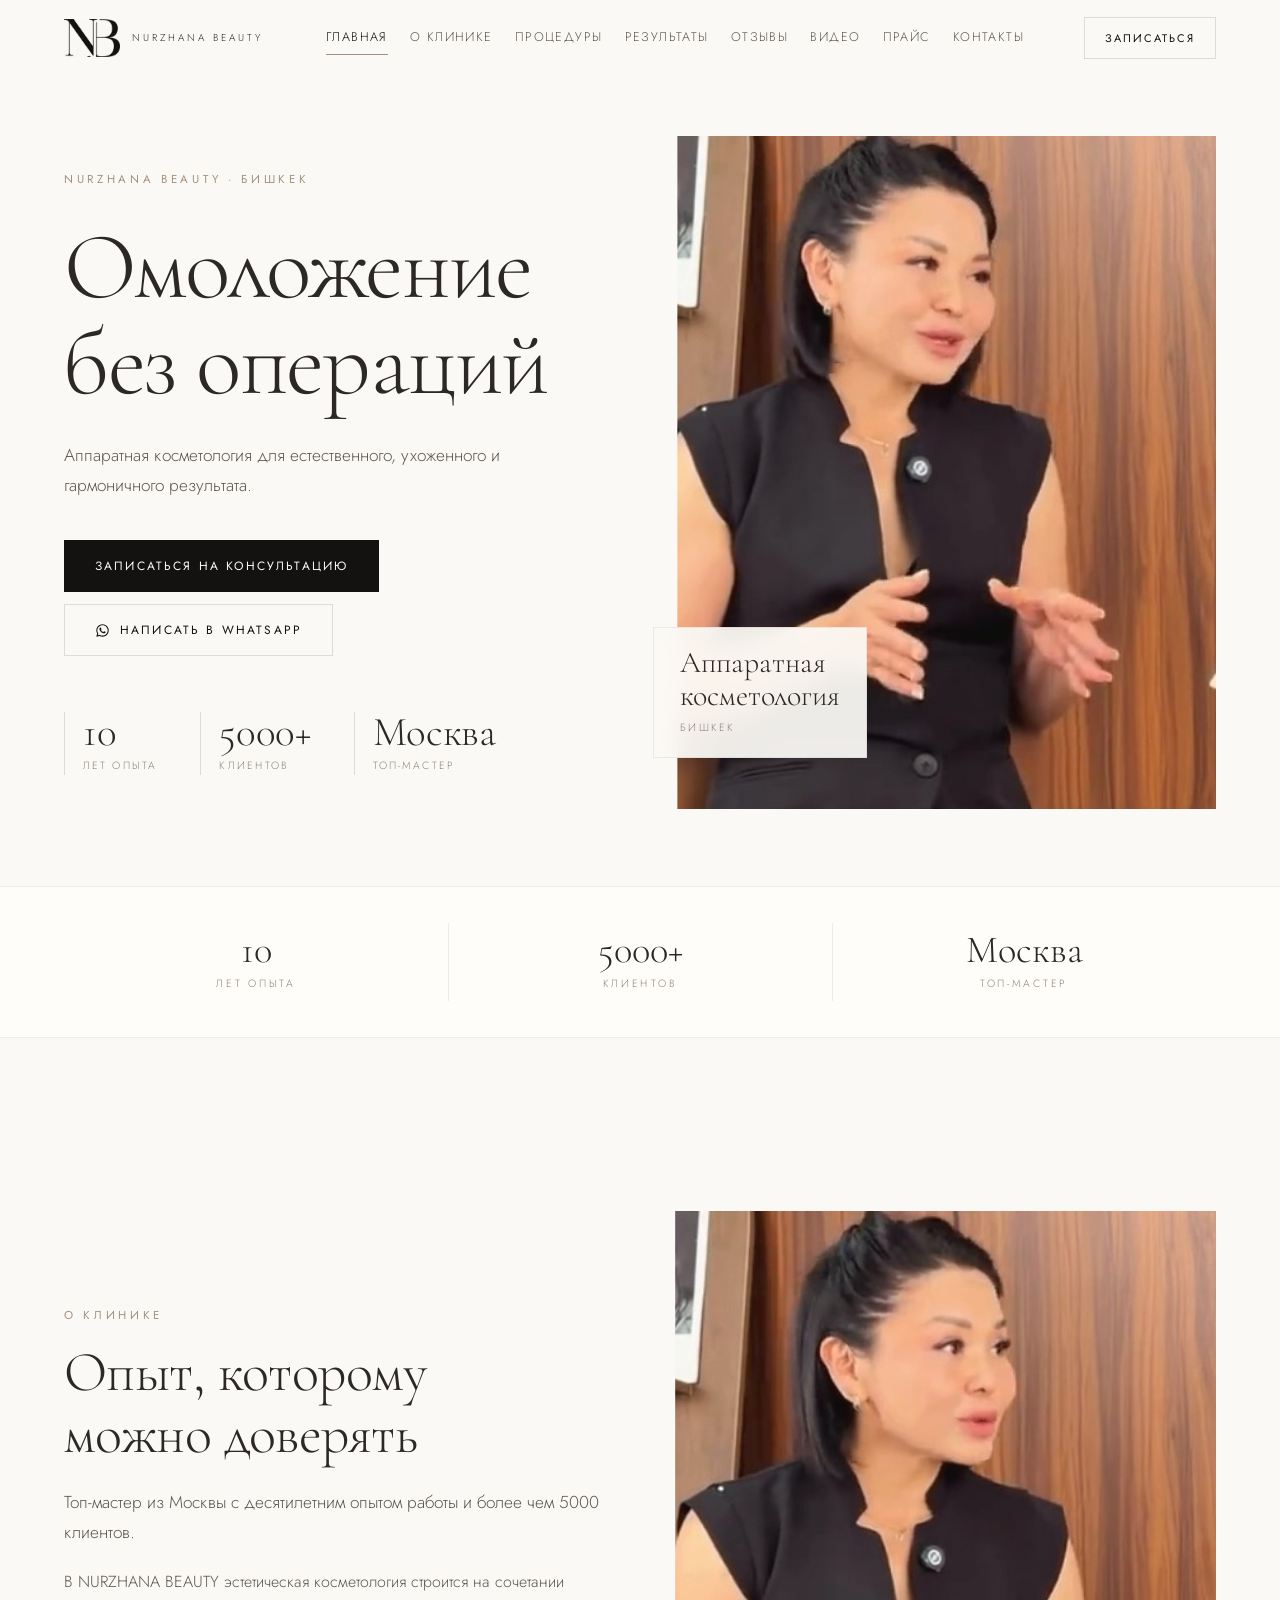
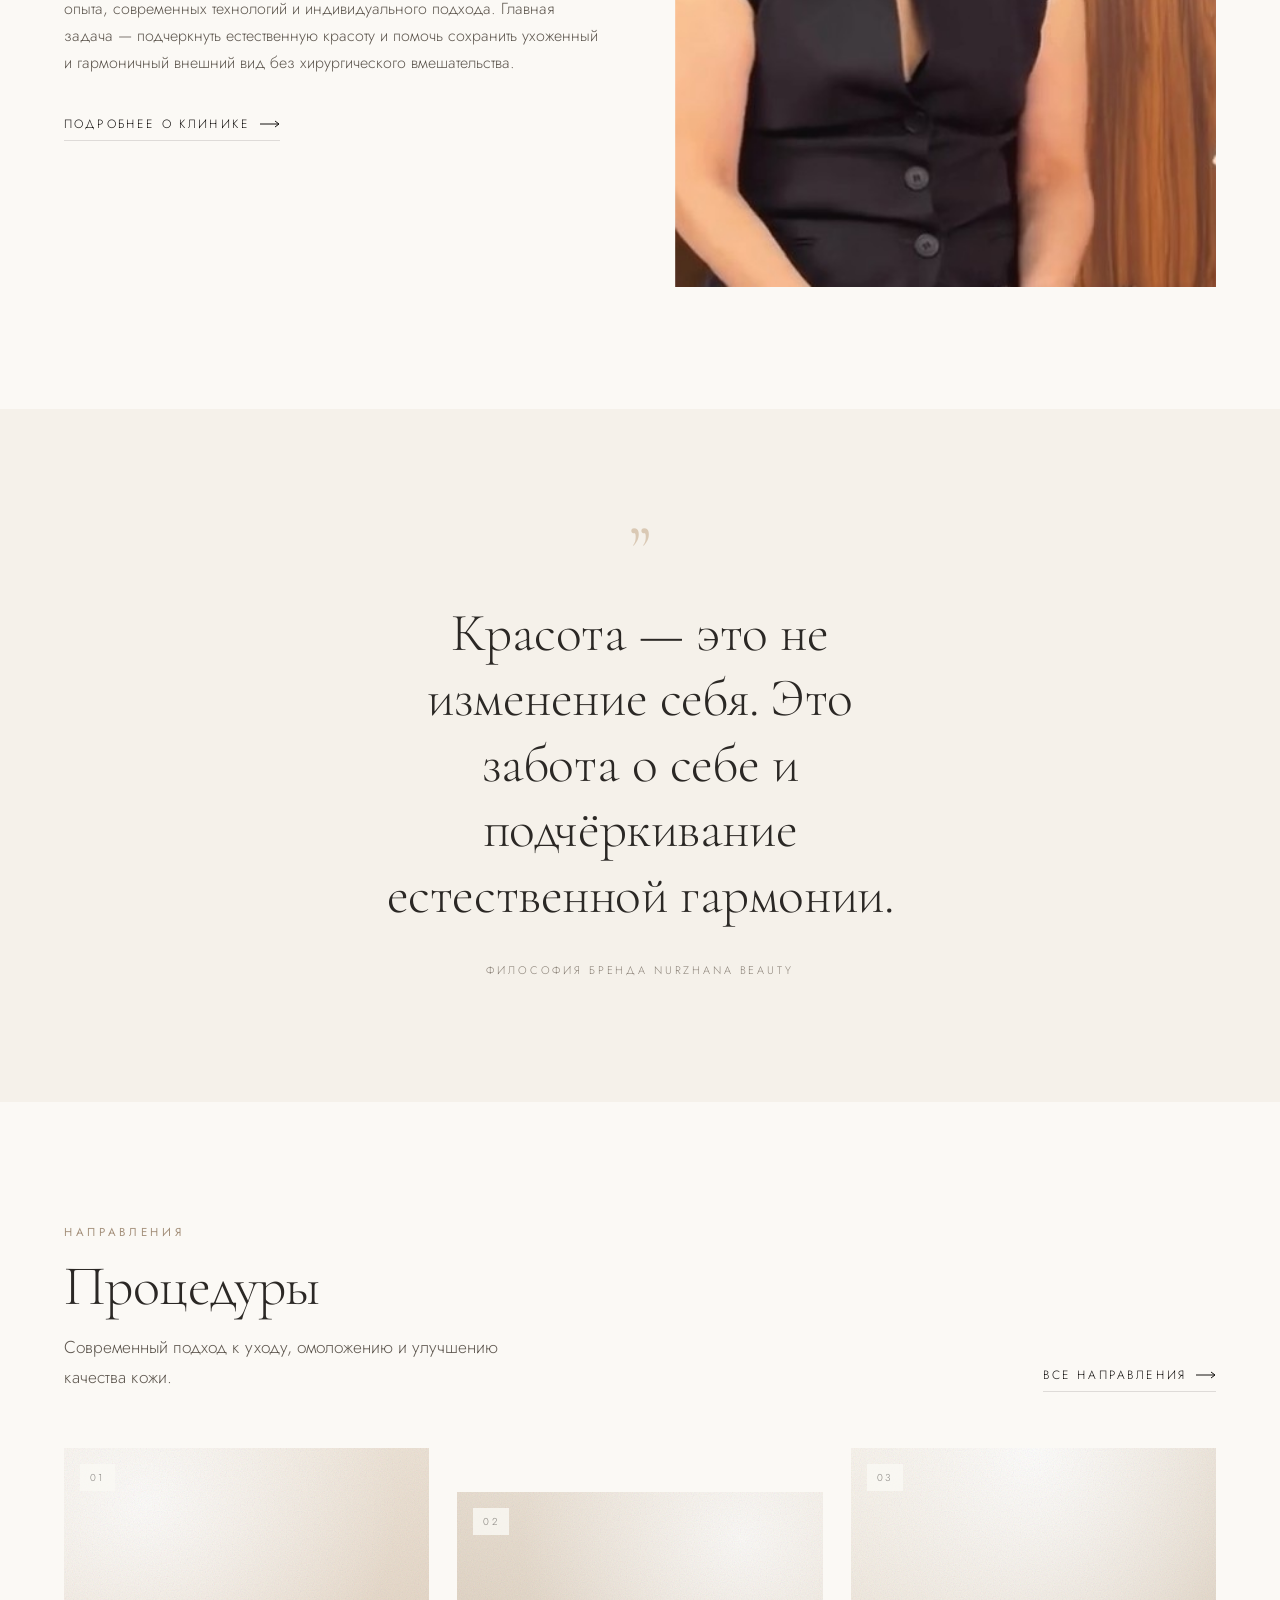
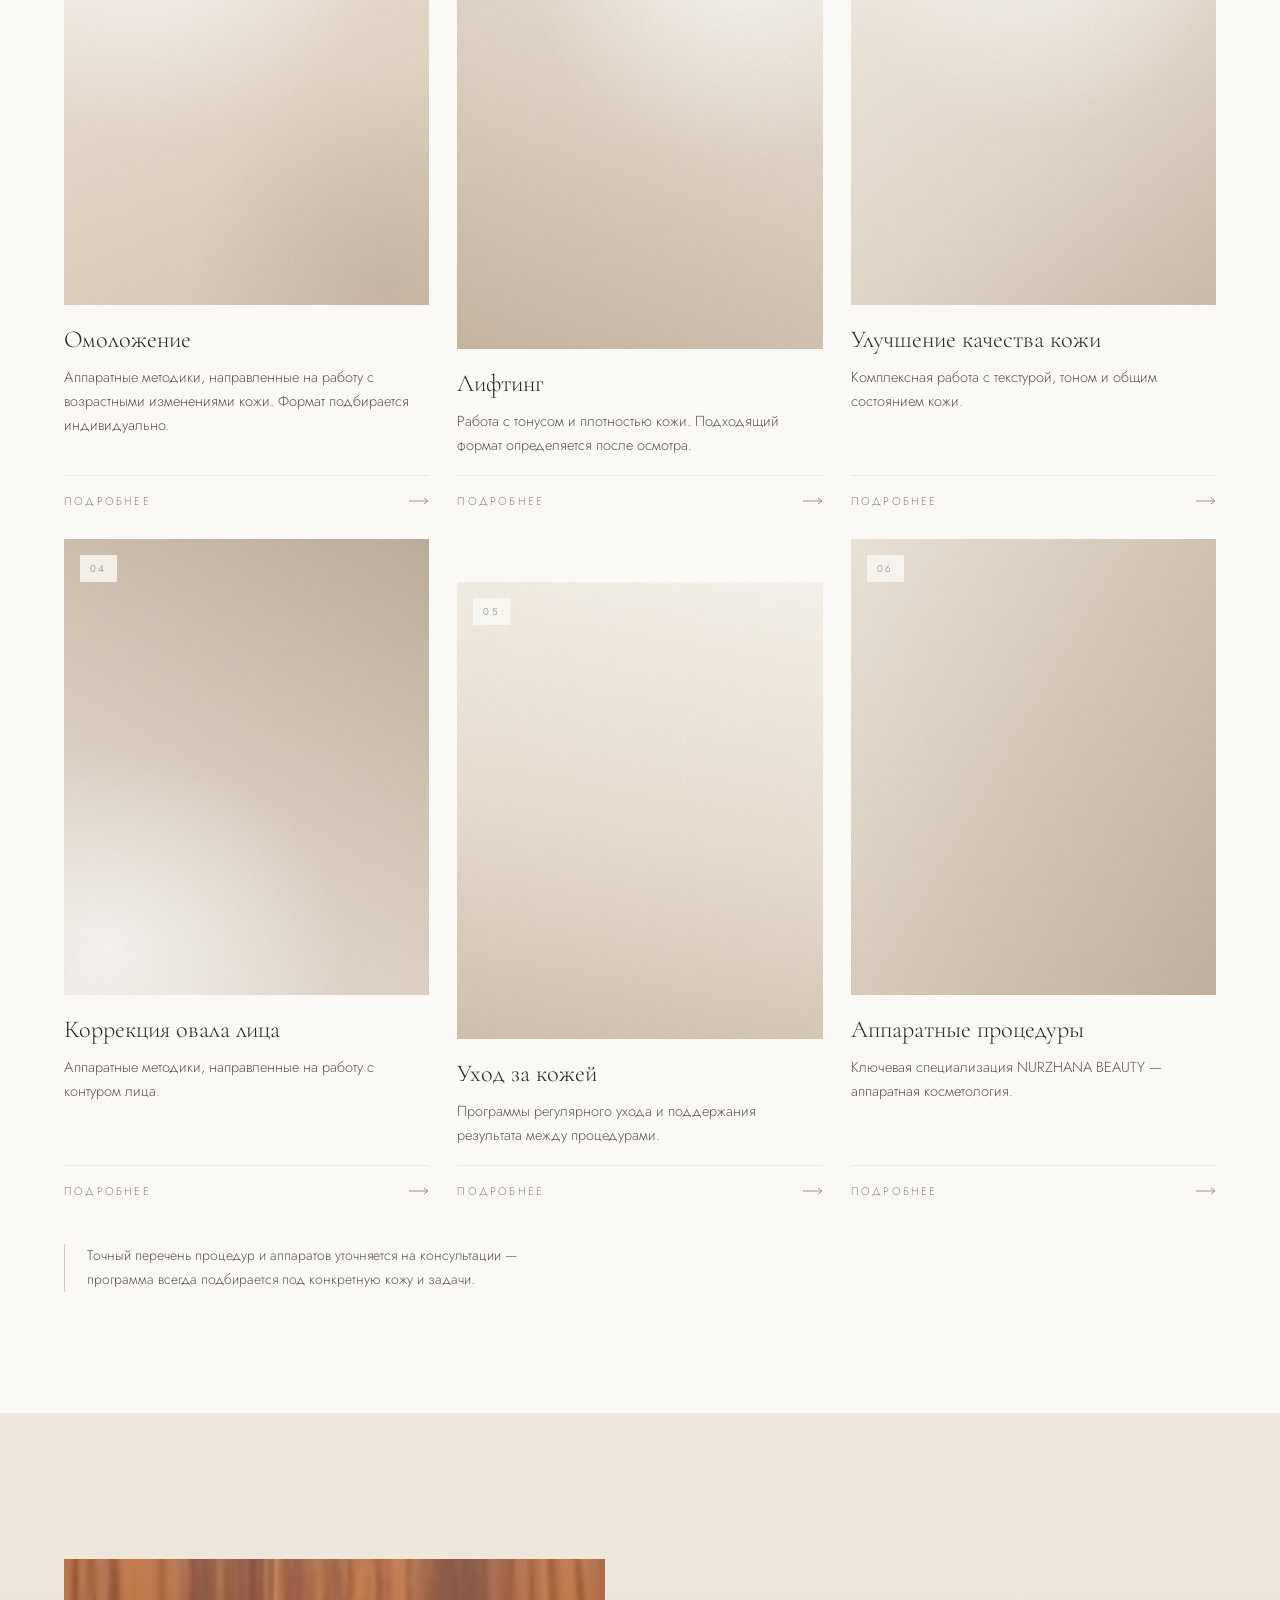
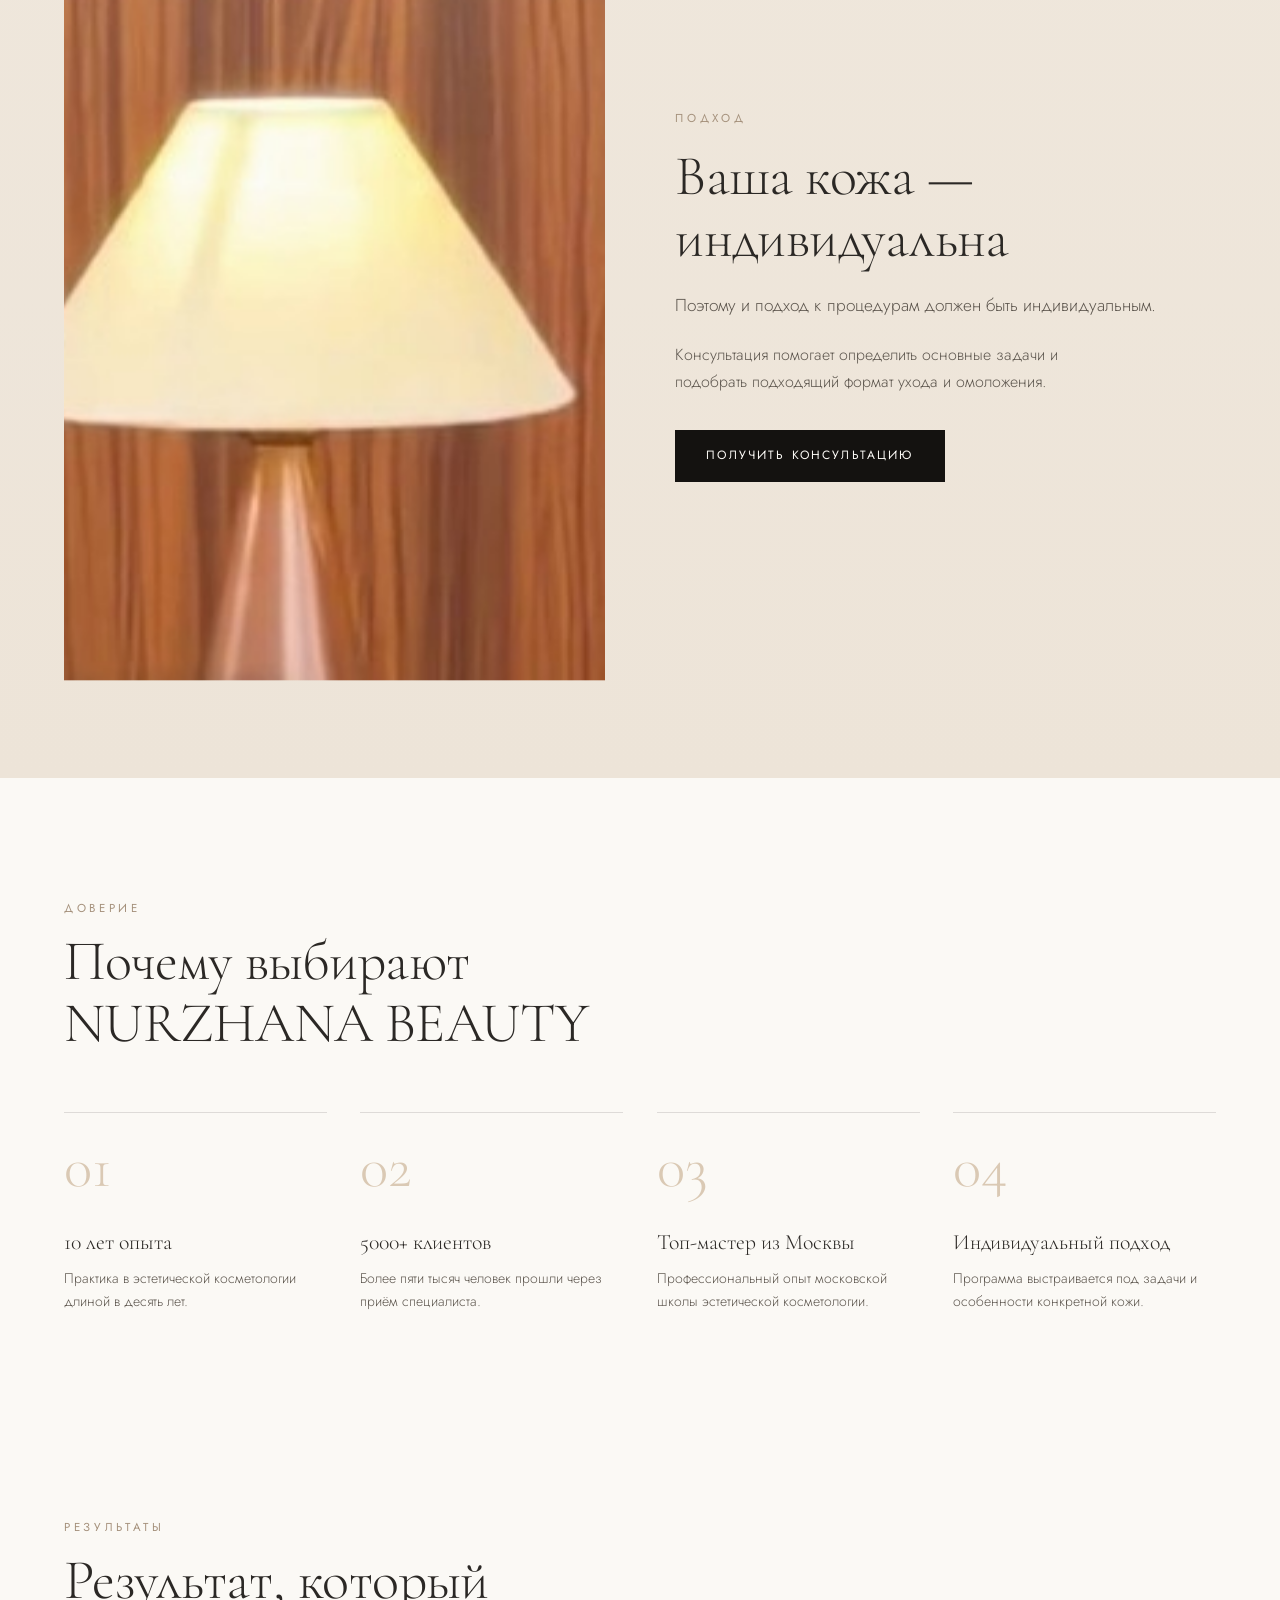
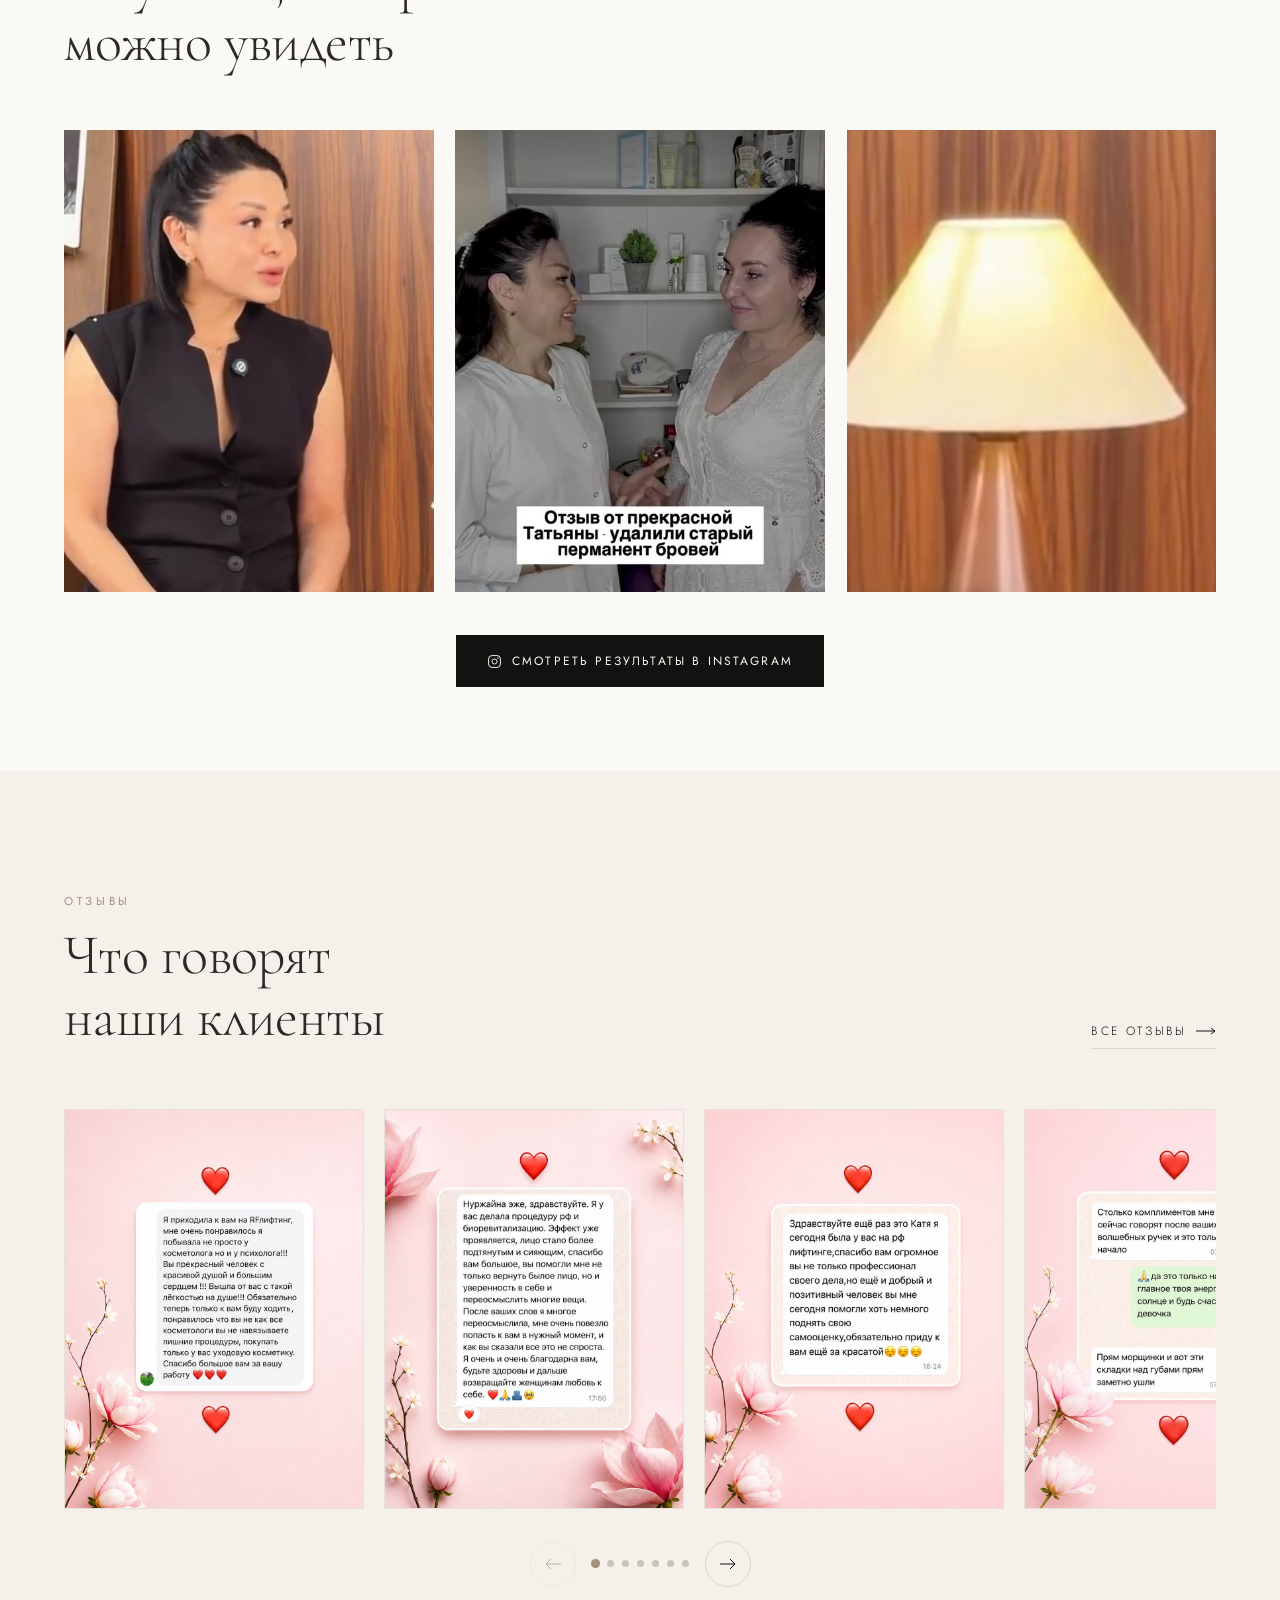
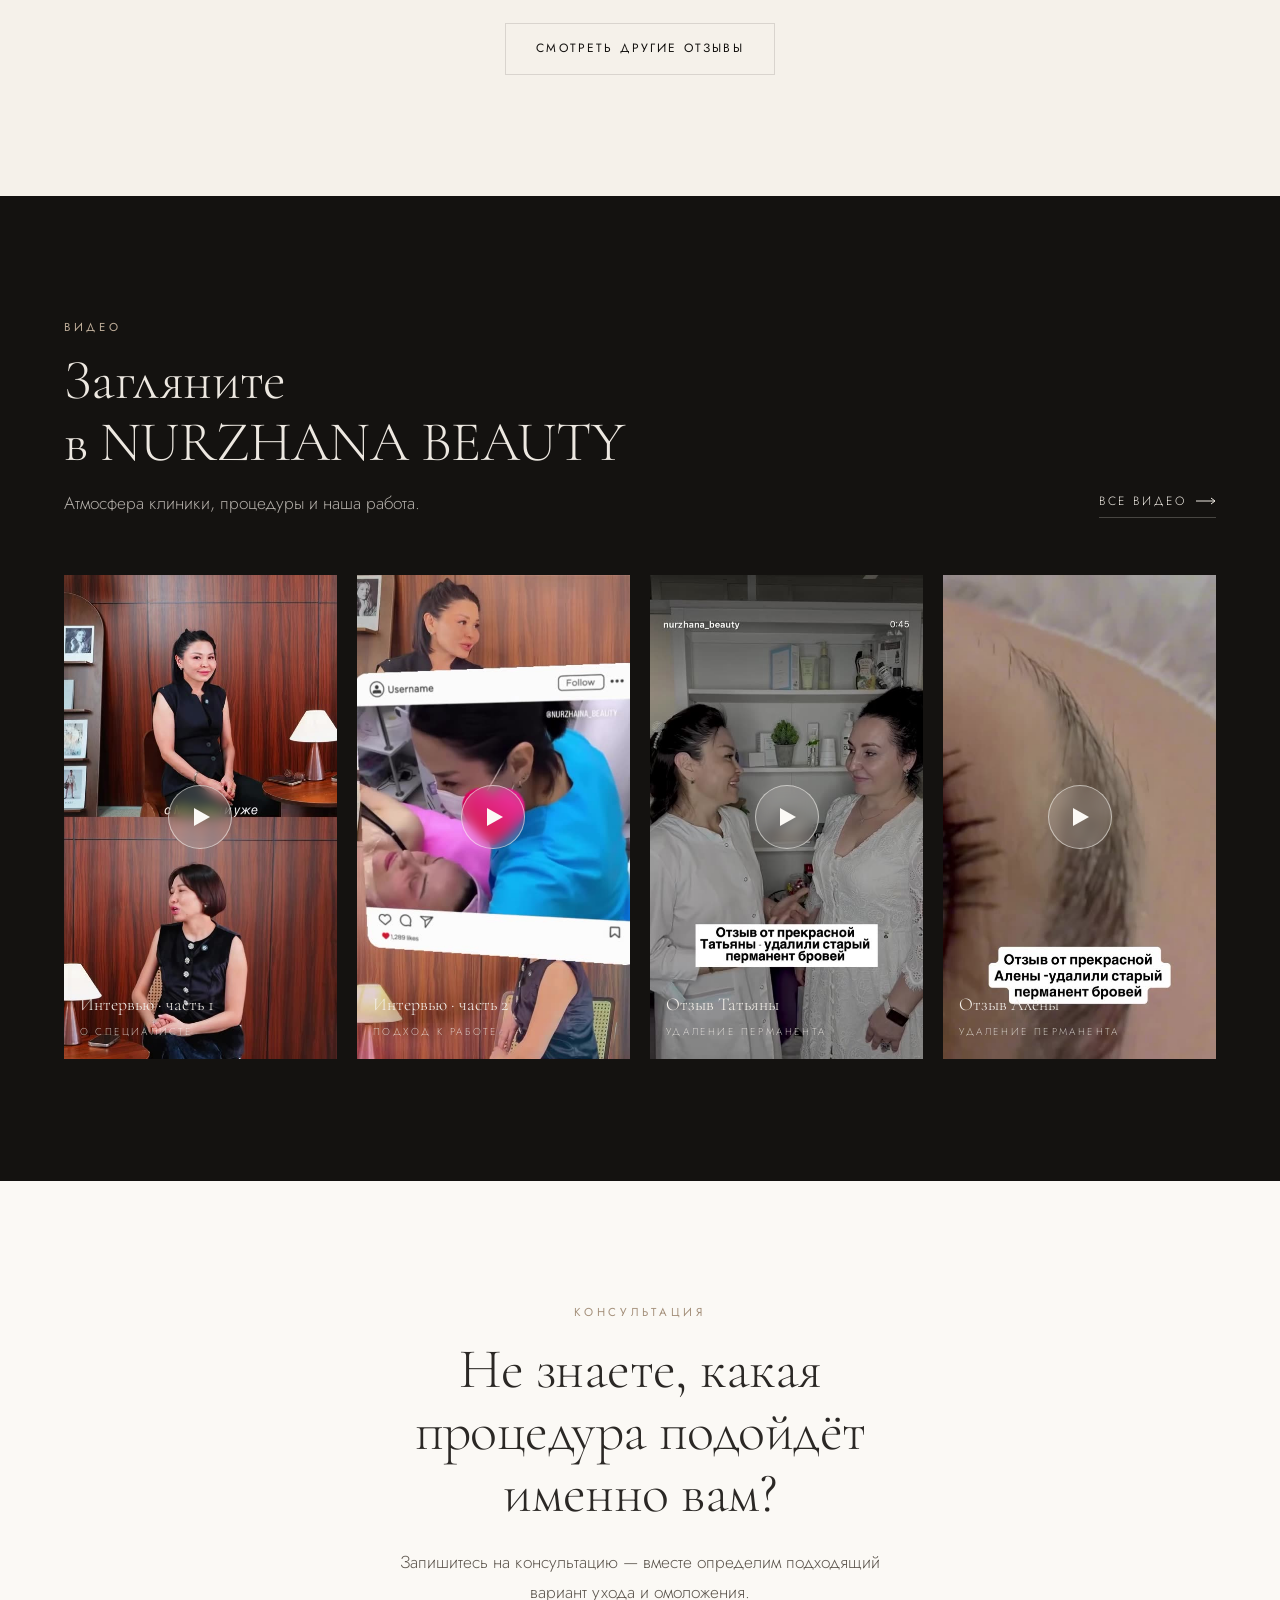
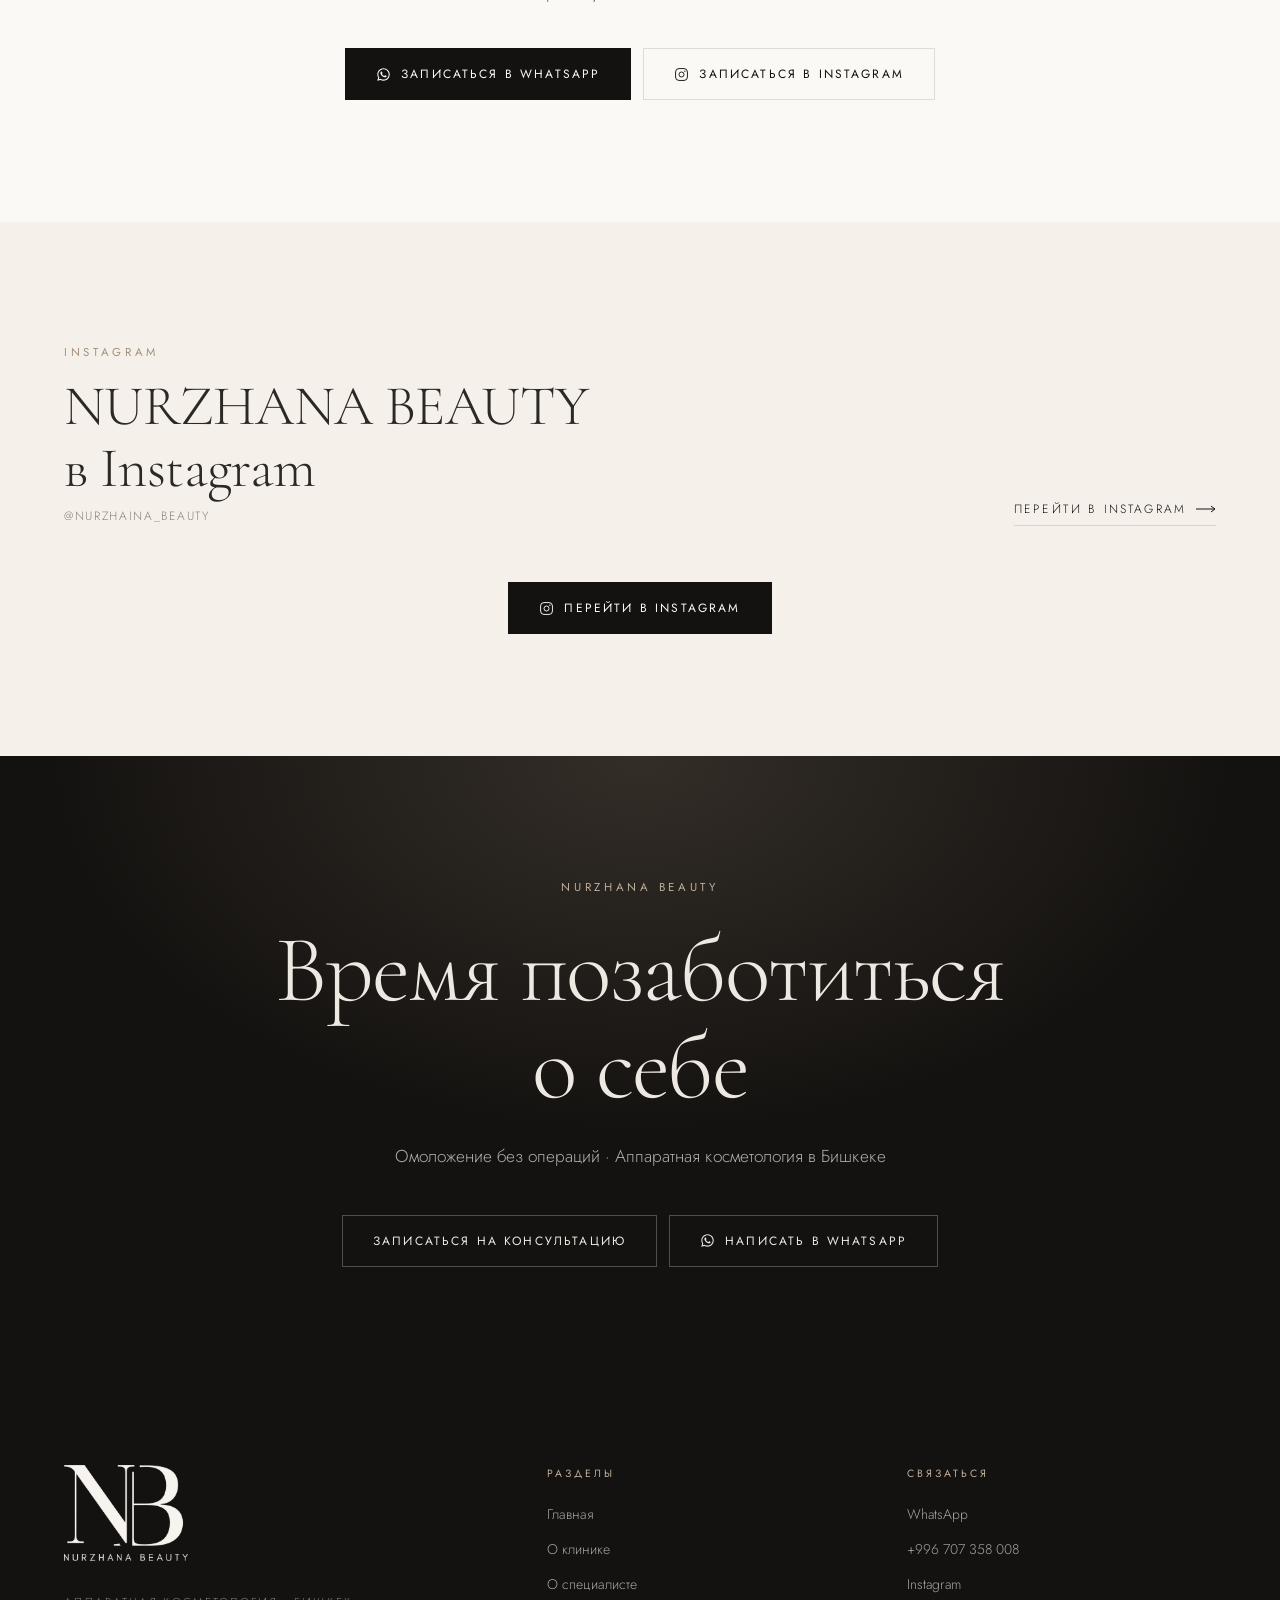
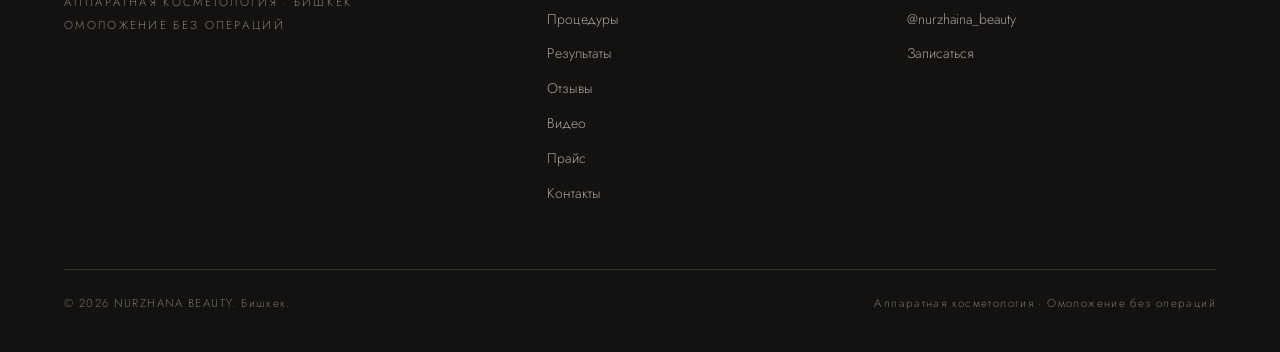
<file: index.html>
<!doctype html>
<html lang="ru">
<head>
<meta charset="utf-8">
<meta name="viewport" content="width=device-width,initial-scale=1">
<title>NURZHANA BEAUTY — Аппаратная косметология в Бишкеке</title>
<meta name="description" content="NURZHANA BEAUTY — аппаратная косметология в Бишкеке. Омоложение без операций, 10 лет опыта, более 5000 клиентов и индивидуальный подход.">
<meta name="theme-color" content="#FBF9F5">
<meta property="og:type" content="website">
<meta property="og:site_name" content="NURZHANA BEAUTY">
<meta property="og:locale" content="ru_RU">
<meta property="og:title" content="NURZHANA BEAUTY — Аппаратная косметология в Бишкеке">
<meta property="og:description" content="Омоложение без операций. 10 лет опыта, более 5000 клиентов, индивидуальный подход.">
<meta property="og:image" content="assets/img/og.jpg">
<meta property="og:image:width" content="1200">
<meta property="og:image:height" content="630">
<meta name="twitter:card" content="summary_large_image">
<link rel="icon" href="assets/img/favicon-32.png" sizes="32x32">
<link rel="apple-touch-icon" href="assets/img/apple-touch-icon.png">
<link rel="preconnect" href="https://fonts.googleapis.com">
<link rel="preconnect" href="https://fonts.gstatic.com" crossorigin>
<link rel="stylesheet" href="https://fonts.googleapis.com/css2?family=Cormorant+Garamond:ital,wght@0,300;0,400;1,300&family=Jost:wght@300;400;500&display=swap">
<link rel="stylesheet" href="assets/css/style.css">
<script defer src="assets/js/data.js"></script>
<script defer src="assets/js/main.js"></script>
<script type="application/ld+json">
{
  "@context":"https://schema.org",
  "@type":"BeautySalon",
  "name":"NURZHANA BEAUTY",
  "description":"Аппаратная косметология в Бишкеке. Омоложение без операций.",
  "telephone":"+996707358008",
  "areaServed":"Бишкек",
  "address":{"@type":"PostalAddress","addressLocality":"Бишкек","addressCountry":"KG"},
  "sameAs":["https://www.instagram.com/nurzhaina_beauty/","https://wa.me/996707358008"]
}
</script>
</head>
<body>
<!--HEADER:START-->
<a class="skip" href="#main">Перейти к содержанию</a>

<header class="site-header">
  <div class="wrap site-header__in">
    <a class="logo" href="index.html" aria-label="NURZHANA BEAUTY — на главную">
      <img class="logo__mark" src="assets/img/logo-mark.png" alt="" width="56" height="38" aria-hidden="true"
           onerror="document.documentElement.classList.add('no-logo-img');this.remove()">
      <span class="logo__mono" aria-hidden="true">NB</span>
      <span class="logo__word">Nurzhana Beauty</span>
    </a>

    <nav class="nav" aria-label="Основная навигация">
      <a href="index.html">Главная</a>
      <a href="about.html">О клинике</a>
      <a href="procedures.html">Процедуры</a>
      <a href="results.html">Результаты</a>
      <a href="reviews.html">Отзывы</a>
      <a href="video.html">Видео</a>
      <a href="price.html">Прайс</a>
      <a href="contacts.html">Контакты</a>
    </nav>

    <a class="btn btn--ghost btn--sm header-cta" href="contacts.html#zapis" data-cta-book><span>Записаться</span></a>

    <button class="burger" type="button" aria-label="Открыть меню" aria-expanded="false" aria-controls="drawer">
      <span></span><span></span>
    </button>
  </div>
</header>

<div class="drawer" id="drawer" aria-hidden="true">
  <nav aria-label="Мобильная навигация">
    <a href="index.html">Главная</a>
    <a href="about.html">О клинике</a>
    <a href="procedures.html">Процедуры</a>
    <a href="results.html">Результаты</a>
    <a href="reviews.html">Отзывы</a>
    <a href="video.html">Видео</a>
    <a href="price.html">Прайс</a>
    <a href="contacts.html">Контакты</a>
  </nav>
  <div class="drawer__meta">
    <a class="btn btn--wide" href="#" data-wa="default"><span>Написать в WhatsApp</span></a>
    <div class="drawer__sub">
      <a href="specialist.html">О специалисте</a>
      <a href="https://www.instagram.com/nurzhaina_beauty/" target="_blank" rel="noopener">Instagram</a>
      <a href="tel:+996707358008">+996 707 358 008</a>
    </div>
  </div>
</div>

<a class="fab" href="#" data-wa="default" aria-label="Написать в WhatsApp">
  <span class="fab__ico" aria-hidden="true">
    <svg width="21" height="21" viewBox="0 0 24 24" fill="currentColor"><path d="M12.04 2C6.58 2 2.13 6.45 2.13 11.91c0 1.75.46 3.46 1.32 4.96L2 22l5.25-1.38a9.9 9.9 0 004.79 1.22h.01c5.46 0 9.91-4.45 9.91-9.91 0-2.65-1.03-5.14-2.9-7.01A9.82 9.82 0 0012.04 2zm0 18.15h-.01a8.23 8.23 0 01-4.19-1.15l-.3-.18-3.12.82.83-3.04-.2-.31a8.19 8.19 0 01-1.26-4.38c0-4.54 3.7-8.23 8.25-8.23 2.2 0 4.27.86 5.83 2.42a8.19 8.19 0 012.41 5.82c0 4.54-3.7 8.23-8.24 8.23zm4.52-6.16c-.25-.12-1.47-.72-1.69-.81-.23-.08-.39-.12-.56.13-.16.24-.64.8-.79.97-.14.16-.29.19-.54.06-.25-.12-1.05-.39-1.99-1.23-.74-.66-1.23-1.47-1.38-1.72-.14-.25-.01-.38.11-.5.11-.11.25-.29.37-.44.12-.14.16-.25.25-.41.08-.17.04-.31-.02-.43-.06-.12-.56-1.34-.76-1.84-.2-.48-.4-.42-.56-.43h-.47c-.16 0-.43.06-.65.31-.22.25-.86.84-.86 2.05s.88 2.38 1 2.54c.12.17 1.73 2.64 4.2 3.7.59.25 1.04.4 1.4.52.59.19 1.12.16 1.55.1.47-.07 1.47-.6 1.68-1.18.21-.58.21-1.07.14-1.18-.06-.11-.22-.17-.47-.29z"/></svg>
  </span>
  <span class="fab__tx">Написать в WhatsApp</span>
</a>

<nav class="mbar" aria-label="Быстрые действия">
  <div class="mbar__in">
    <a href="#" data-wa="default">
      <svg viewBox="0 0 24 24" fill="currentColor" aria-hidden="true"><path d="M12.04 2C6.58 2 2.13 6.45 2.13 11.91c0 1.75.46 3.46 1.32 4.96L2 22l5.25-1.38a9.9 9.9 0 004.79 1.22h.01c5.46 0 9.91-4.45 9.91-9.91 0-2.65-1.03-5.14-2.9-7.01A9.82 9.82 0 0012.04 2zm0 18.15h-.01a8.23 8.23 0 01-4.19-1.15l-.3-.18-3.12.82.83-3.04-.2-.31a8.19 8.19 0 01-1.26-4.38c0-4.54 3.7-8.23 8.25-8.23 2.2 0 4.27.86 5.83 2.42a8.19 8.19 0 012.41 5.82c0 4.54-3.7 8.23-8.24 8.23zm4.52-6.16c-.25-.12-1.47-.72-1.69-.81-.23-.08-.39-.12-.56.13-.16.24-.64.8-.79.97-.14.16-.29.19-.54.06-.25-.12-1.05-.39-1.99-1.23-.74-.66-1.23-1.47-1.38-1.72-.14-.25-.01-.38.11-.5.11-.11.25-.29.37-.44.12-.14.16-.25.25-.41.08-.17.04-.31-.02-.43-.06-.12-.56-1.34-.76-1.84-.2-.48-.4-.42-.56-.43h-.47c-.16 0-.43.06-.65.31-.22.25-.86.84-.86 2.05s.88 2.38 1 2.54c.12.17 1.73 2.64 4.2 3.7.59.25 1.04.4 1.4.52.59.19 1.12.16 1.55.1.47-.07 1.47-.6 1.68-1.18.21-.58.21-1.07.14-1.18-.06-.11-.22-.17-.47-.29z"/></svg>
      WhatsApp
    </a>
    <a href="contacts.html#zapis" class="is-primary" data-cta-book>
      <svg viewBox="0 0 24 24" fill="none" stroke="currentColor" stroke-width="1.4" aria-hidden="true"><rect x="3" y="5" width="18" height="16" rx="2"/><path d="M3 10h18M8 3v4M16 3v4"/></svg>
      Записаться
    </a>
    <a href="https://www.instagram.com/nurzhaina_beauty/" target="_blank" rel="noopener">
      <svg viewBox="0 0 24 24" fill="none" stroke="currentColor" stroke-width="1.4" aria-hidden="true"><rect x="2.5" y="2.5" width="19" height="19" rx="5.5"/><circle cx="12" cy="12" r="4"/><circle cx="17.4" cy="6.6" r="1.1" fill="currentColor" stroke="none"/></svg>
      Instagram
    </a>
  </div>
</nav>
<!--HEADER:END-->

<main id="main">

  <!-- ============ HERO ============ -->
  <section class="hero wrap">
    <div class="hero__grid">
      <div class="hero__copy">
        <div class="hero__head">
          <p class="eyebrow hero__eyebrow" data-reveal="fade">NURZHANA BEAUTY · Бишкек</p>
          <h1 class="display" data-reveal data-d="80">Омоложение<br>без операций</h1>
          <p class="lead hero__sub" data-reveal data-d="180">Аппаратная косметология для естественного, ухоженного и гармоничного результата.</p>
        </div>

        <div class="hero__actions">
        <div class="btn-row" data-reveal data-d="260" style="margin-bottom:clamp(34px,4.4vw,56px)">
          <a class="btn" href="contacts.html#zapis" data-cta-book><span>Записаться на консультацию</span></a>
          <a class="btn btn--ghost" href="#" data-wa="default">
            <svg class="btn__ico" viewBox="0 0 24 24" fill="currentColor" aria-hidden="true"><path d="M12.04 2C6.58 2 2.13 6.45 2.13 11.91c0 1.75.46 3.46 1.32 4.96L2 22l5.25-1.38a9.9 9.9 0 004.79 1.22h.01c5.46 0 9.91-4.45 9.91-9.91 0-2.65-1.03-5.14-2.9-7.01A9.82 9.82 0 0012.04 2zm0 18.15h-.01a8.23 8.23 0 01-4.19-1.15l-.3-.18-3.12.82.83-3.04-.2-.31a8.19 8.19 0 01-1.26-4.38c0-4.54 3.7-8.23 8.25-8.23 2.2 0 4.27.86 5.83 2.42a8.19 8.19 0 012.41 5.82c0 4.54-3.7 8.23-8.24 8.23zm4.52-6.16c-.25-.12-1.47-.72-1.69-.81-.23-.08-.39-.12-.56.13-.16.24-.64.8-.79.97-.14.16-.29.19-.54.06-.25-.12-1.05-.39-1.99-1.23-.74-.66-1.23-1.47-1.38-1.72-.14-.25-.01-.38.11-.5.11-.11.25-.29.37-.44.12-.14.16-.25.25-.41.08-.17.04-.31-.02-.43-.06-.12-.56-1.34-.76-1.84-.2-.48-.4-.42-.56-.43h-.47c-.16 0-.43.06-.65.31-.22.25-.86.84-.86 2.05s.88 2.38 1 2.54c.12.17 1.73 2.64 4.2 3.7.59.25 1.04.4 1.4.52.59.19 1.12.16 1.55.1.47-.07 1.47-.6 1.68-1.18.21-.58.21-1.07.14-1.18-.06-.11-.22-.17-.47-.29z"/></svg>
            <span>Написать в WhatsApp</span>
          </a>
        </div>

        <div class="stats" data-reveal data-d="340">
          <div class="stat"><span class="stat__n">10</span><span class="stat__l">лет опыта</span></div>
          <div class="stat"><span class="stat__n">5000+</span><span class="stat__l">клиентов</span></div>
          <div class="stat"><span class="stat__n">Москва</span><span class="stat__l">топ-мастер</span></div>
        </div>
        </div>
      </div>

      <div class="hero__media">
        <div class="ratio r-4-5" data-reveal="img" data-d="120">
          <img src="assets/img/hero.jpg" alt="Нуржана — топ-мастер эстетической косметологии" width="437" height="533" fetchpriority="high" decoding="async">
        </div>
        <div class="hero__badge" data-reveal data-d="520">
          <b>Аппаратная<br>косметология</b>
          <span>Бишкек</span>
        </div>
      </div>
    </div>
  </section>

  <!-- ============ TRUST BAR ============ -->
  <section class="trustbar" aria-label="Опыт и практика">
    <div class="wrap">
      <div class="trustbar__in">
        <div class="trustbar__i" data-reveal data-d="0">
          <span class="trustbar__n">10</span><span class="trustbar__l">лет опыта</span>
        </div>
        <div class="trustbar__i" data-reveal data-d="90">
          <span class="trustbar__n">5000+</span><span class="trustbar__l">клиентов</span>
        </div>
        <div class="trustbar__i" data-reveal data-d="180">
          <span class="trustbar__n">Москва</span><span class="trustbar__l">топ-мастер</span>
        </div>
      </div>
    </div>
  </section>

  <!-- ============ О КЛИНИКЕ ============ -->
  <section class="sec wrap" id="about">
    <div class="split split--offset">
      <div class="split__copy">
        <p class="eyebrow" data-reveal="fade">О клинике</p>
        <h2 class="h2" data-reveal data-d="60" style="margin-top:18px">Опыт, которому<br>можно доверять</h2>
        <p class="lead" data-reveal data-d="140">Топ-мастер из Москвы с десятилетним опытом работы и более чем 5000 клиентов.</p>
        <p class="body" data-reveal data-d="200">В NURZHANA BEAUTY эстетическая косметология строится на сочетании опыта, современных технологий и индивидуального подхода. Главная задача — подчеркнуть естественную красоту и помочь сохранить ухоженный и гармоничный внешний вид без хирургического вмешательства.</p>
        <div data-reveal data-d="260" style="padding-top:12px">
          <a class="link-arrow" href="about.html">
            <span>Подробнее о клинике</span>
            <svg width="20" height="8" viewBox="0 0 20 8" fill="none" stroke="currentColor"><path d="M15 1l4 3-4 3M0 4h19"/></svg>
          </a>
        </div>
      </div>

      <div class="split__media">
        <div class="ratio r-4-5" data-reveal="img">
          <img src="assets/img/specialist.jpg" alt="Нуржана на приёме" width="442" height="533" loading="lazy" decoding="async">
        </div>
      </div>
    </div>
  </section>

  <!-- ============ ФИЛОСОФИЯ ============ -->
  <section class="sec sec--milk">
    <div class="wrap wrap--narrow">
      <figure class="quote" data-reveal>
        <span class="mark" aria-hidden="true">”</span>
        <blockquote>Красота — это не изменение себя. Это забота о себе и подчёркивание естественной гармонии.</blockquote>
        <figcaption>Философия бренда NURZHANA BEAUTY</figcaption>
      </figure>
    </div>
  </section>

  <!-- ============ ПРОЦЕДУРЫ ============ -->
  <section class="sec wrap" id="procedures">
    <div class="sechead">
      <div class="sechead__l">
        <p class="eyebrow" data-reveal="fade">Направления</p>
        <h2 class="h2" data-reveal data-d="60">Процедуры</h2>
        <p class="lead mw-50" data-reveal data-d="120">Современный подход к уходу, омоложению и улучшению качества кожи.</p>
      </div>
      <div data-reveal data-d="180">
        <a class="link-arrow" href="procedures.html">
          <span>Все направления</span>
          <svg width="20" height="8" viewBox="0 0 20 8" fill="none" stroke="currentColor"><path d="M15 1l4 3-4 3M0 4h19"/></svg>
        </a>
      </div>
    </div>

    <div class="cards cards--stagger">
      <article class="card" data-reveal data-d="0">
        <div class="card__media"><div class="ratio r-4-5"><div class="ph"></div></div><span class="card__idx">01</span></div>
        <h3 class="card__t">Омоложение</h3>
        <p class="card__d">Аппаратные методики, направленные на работу с возрастными изменениями кожи. Формат подбирается индивидуально.</p>
        <div class="card__f"><span>Подробнее</span><svg width="20" height="8" viewBox="0 0 20 8" fill="none" stroke="currentColor"><path d="M15 1l4 3-4 3M0 4h19"/></svg></div>
        <a class="card__link" href="procedure.html?id=omolozhenie" aria-label="Омоложение — подробнее"></a>
      </article>

      <article class="card" data-reveal data-d="90">
        <div class="card__media"><div class="ratio r-4-5"><div class="ph ph--b"></div></div><span class="card__idx">02</span></div>
        <h3 class="card__t">Лифтинг</h3>
        <p class="card__d">Работа с тонусом и плотностью кожи. Подходящий формат определяется после осмотра.</p>
        <div class="card__f"><span>Подробнее</span><svg width="20" height="8" viewBox="0 0 20 8" fill="none" stroke="currentColor"><path d="M15 1l4 3-4 3M0 4h19"/></svg></div>
        <a class="card__link" href="procedure.html?id=lifting" aria-label="Лифтинг — подробнее"></a>
      </article>

      <article class="card" data-reveal data-d="180">
        <div class="card__media"><div class="ratio r-4-5"><div class="ph ph--c"></div></div><span class="card__idx">03</span></div>
        <h3 class="card__t">Улучшение качества кожи</h3>
        <p class="card__d">Комплексная работа с текстурой, тоном и общим состоянием кожи.</p>
        <div class="card__f"><span>Подробнее</span><svg width="20" height="8" viewBox="0 0 20 8" fill="none" stroke="currentColor"><path d="M15 1l4 3-4 3M0 4h19"/></svg></div>
        <a class="card__link" href="procedure.html?id=kachestvo-kozhi" aria-label="Улучшение качества кожи — подробнее"></a>
      </article>

      <article class="card" data-reveal data-d="0">
        <div class="card__media"><div class="ratio r-4-5"><div class="ph ph--d"></div></div><span class="card__idx">04</span></div>
        <h3 class="card__t">Коррекция овала лица</h3>
        <p class="card__d">Аппаратные методики, направленные на работу с контуром лица.</p>
        <div class="card__f"><span>Подробнее</span><svg width="20" height="8" viewBox="0 0 20 8" fill="none" stroke="currentColor"><path d="M15 1l4 3-4 3M0 4h19"/></svg></div>
        <a class="card__link" href="procedure.html?id=oval-lica" aria-label="Коррекция овала лица — подробнее"></a>
      </article>

      <article class="card" data-reveal data-d="90">
        <div class="card__media"><div class="ratio r-4-5"><div class="ph ph--e"></div></div><span class="card__idx">05</span></div>
        <h3 class="card__t">Уход за кожей</h3>
        <p class="card__d">Программы регулярного ухода и поддержания результата между процедурами.</p>
        <div class="card__f"><span>Подробнее</span><svg width="20" height="8" viewBox="0 0 20 8" fill="none" stroke="currentColor"><path d="M15 1l4 3-4 3M0 4h19"/></svg></div>
        <a class="card__link" href="procedure.html?id=uhod" aria-label="Уход за кожей — подробнее"></a>
      </article>

      <article class="card" data-reveal data-d="180">
        <div class="card__media"><div class="ratio r-4-5"><div class="ph ph--f"></div></div><span class="card__idx">06</span></div>
        <h3 class="card__t">Аппаратные процедуры</h3>
        <p class="card__d">Ключевая специализация NURZHANA BEAUTY — аппаратная косметология.</p>
        <div class="card__f"><span>Подробнее</span><svg width="20" height="8" viewBox="0 0 20 8" fill="none" stroke="currentColor"><path d="M15 1l4 3-4 3M0 4h19"/></svg></div>
        <a class="card__link" href="procedure.html?id=apparatnye" aria-label="Аппаратные процедуры — подробнее"></a>
      </article>
    </div>

    <p class="note" data-reveal style="margin-top:clamp(30px,3.4vw,48px)">Точный перечень процедур и аппаратов уточняется на консультации — программа всегда подбирается под конкретную кожу и задачи.</p>
  </section>

  <!-- ============ ИНДИВИДУАЛЬНЫЙ ПОДХОД ============ -->
  <section class="sec sec--beige">
    <div class="wrap">
      <div class="split split--rev">
        <div class="split__copy">
          <p class="eyebrow" data-reveal="fade">Подход</p>
          <h2 class="h2" data-reveal data-d="60" style="margin-top:18px">Ваша кожа —<br>индивидуальна</h2>
          <p class="lead" data-reveal data-d="120">Поэтому и подход к процедурам должен быть индивидуальным.</p>
          <p class="body mw-50" data-reveal data-d="180">Консультация помогает определить основные задачи и подобрать подходящий формат ухода и омоложения.</p>
          <div class="btn-row" data-reveal data-d="240" style="padding-top:14px">
            <a class="btn" href="#" data-wa="default"><span>Получить консультацию</span></a>
          </div>
        </div>
        <div class="split__media">
          <div class="ratio r-3-4" data-reveal="img" data-parallax="4">
            <img src="assets/img/detail.jpg" alt="Атмосфера кабинета NURZHANA BEAUTY" width="260" height="263" loading="lazy" decoding="async">
          </div>
        </div>
      </div>
    </div>
  </section>

  <!-- ============ ПОЧЕМУ ============ -->
  <section class="sec wrap">
    <div class="sechead">
      <div class="sechead__l">
        <p class="eyebrow" data-reveal="fade">Доверие</p>
        <h2 class="h2 mw-42" data-reveal data-d="60">Почему выбирают<br>NURZHANA BEAUTY</h2>
      </div>
    </div>
    <div class="why">
      <div class="why__i" data-reveal data-d="0">
        <span class="why__n">01</span>
        <h3 class="why__t">10 лет опыта</h3>
        <p class="why__d">Практика в эстетической косметологии длиной в десять лет.</p>
      </div>
      <div class="why__i" data-reveal data-d="90">
        <span class="why__n">02</span>
        <h3 class="why__t">5000+ клиентов</h3>
        <p class="why__d">Более пяти тысяч человек прошли через приём специалиста.</p>
      </div>
      <div class="why__i" data-reveal data-d="180">
        <span class="why__n">03</span>
        <h3 class="why__t">Топ-мастер из Москвы</h3>
        <p class="why__d">Профессиональный опыт московской школы эстетической косметологии.</p>
      </div>
      <div class="why__i" data-reveal data-d="270">
        <span class="why__n">04</span>
        <h3 class="why__t">Индивидуальный подход</h3>
        <p class="why__d">Программа выстраивается под задачи и особенности конкретной кожи.</p>
      </div>
    </div>
  </section>

  <!-- ============ РЕЗУЛЬТАТЫ ============ -->
  <section class="sec sec--tight wrap" id="results">
    <div class="sechead">
      <div class="sechead__l">
        <p class="eyebrow" data-reveal="fade">Результаты</p>
        <h2 class="h2" data-reveal data-d="60">Результат, который<br>можно увидеть</h2>
      </div>
    </div>

    <div class="gal">
      <button class="gal__i" type="button" data-lb data-lb-cap="NURZHANA BEAUTY · работа специалиста" data-reveal data-d="0">
        <div class="ratio r-4-5"><img src="assets/img/specialist.jpg" alt="Работа специалиста" loading="lazy" decoding="async"></div>
      </button>
      <button class="gal__i" type="button" data-lb data-lb-cap="NURZHANA BEAUTY · кабинет" data-reveal data-d="90">
        <div class="ratio r-4-5"><img src="assets/video/reviews/review-tatyana.jpg" alt="Кабинет и приём" loading="lazy" decoding="async"></div>
      </button>
      <button class="gal__i" type="button" data-lb data-lb-cap="NURZHANA BEAUTY · атмосфера" data-reveal data-d="180">
        <div class="ratio r-4-5"><img src="assets/img/detail.jpg" alt="Атмосфера кабинета" loading="lazy" decoding="async"></div>
      </button>
    </div>

    <div class="center" data-reveal style="margin-top:clamp(30px,3.4vw,48px)">
      <a class="btn" href="https://www.instagram.com/nurzhaina_beauty/" data-ig-results>
        <svg class="btn__ico" viewBox="0 0 24 24" fill="none" stroke="currentColor" stroke-width="1.5" aria-hidden="true"><rect x="2.5" y="2.5" width="19" height="19" rx="5.5"/><circle cx="12" cy="12" r="4"/><circle cx="17.4" cy="6.6" r="1.1" fill="currentColor" stroke="none"/></svg>
        <span>Смотреть результаты в Instagram</span>
      </a>
    </div>
  </section>

  <!-- ============ ОТЗЫВЫ ============ -->
  <section class="sec sec--milk">
    <div class="wrap">
      <div class="sechead">
        <div class="sechead__l">
          <p class="eyebrow" data-reveal="fade">Отзывы</p>
          <h2 class="h2" data-reveal data-d="60">Что говорят<br>наши клиенты</h2>
        </div>
        <div data-reveal data-d="140">
          <a class="link-arrow" href="reviews.html">
            <span>Все отзывы</span>
            <svg width="20" height="8" viewBox="0 0 20 8" fill="none" stroke="currentColor"><path d="M15 1l4 3-4 3M0 4h19"/></svg>
          </a>
        </div>
      </div>

      <div class="rev-carousel" data-reveal="fade">
        <div class="rev-carousel__track" data-reviews-slider>
          <noscript><p class="body">Отзывы клиентов доступны в нашем <a href="https://www.instagram.com/nurzhaina_beauty/" target="_blank" rel="noopener">Instagram</a>.</p></noscript>
        </div>
        <div class="rev-carousel__ctrls">
          <button class="rev-carousel__nav rev-carousel__nav--p" type="button" aria-label="Назад"><svg width="16" height="12" viewBox="0 0 16 12" fill="none" stroke="currentColor"><path d="M6 1L1 6l5 5M1 6h15"/></svg></button>
          <div class="rev-carousel__dots" aria-hidden="true"></div>
          <button class="rev-carousel__nav rev-carousel__nav--n" type="button" aria-label="Вперёд"><svg width="16" height="12" viewBox="0 0 16 12" fill="none" stroke="currentColor"><path d="M10 1l5 5-5 5M15 6H0"/></svg></button>
        </div>
      </div>

      <div class="center" data-reveal style="margin-top:clamp(24px,2.8vw,36px)">
        <a class="btn btn--ghost" href="https://www.instagram.com/nurzhaina_beauty/" data-ig-reviews>
          <span>Смотреть другие отзывы</span>
        </a>
      </div>
    </div>
  </section>

  <!-- ============ ВИДЕО ============ -->
  <section class="sec sec--ink">
    <div class="wrap">
      <div class="sechead">
        <div class="sechead__l">
          <p class="eyebrow" data-reveal="fade">Видео</p>
          <h2 class="h2" data-reveal data-d="60">Загляните<br>в NURZHANA BEAUTY</h2>
          <p class="lead mw-50" data-reveal data-d="120">Атмосфера клиники, процедуры и наша работа.</p>
        </div>
        <div data-reveal data-d="180">
          <a class="link-arrow" href="video.html">
            <span>Все видео</span>
            <svg width="20" height="8" viewBox="0 0 20 8" fill="none" stroke="currentColor"><path d="M15 1l4 3-4 3M0 4h19"/></svg>
          </a>
        </div>
      </div>

      <div class="reels">
        <button class="reel" type="button" data-lb data-lb-ratio="9-16" data-lb-video="assets/video/about/interview-1.mp4" data-lb-poster="assets/video/about/interview-1.jpg" data-lb-cap="Интервью с Нуржаной · часть 1" data-reveal data-d="0">
          <div class="ratio r-9-16"><img src="assets/video/about/interview-1.jpg" alt="Интервью с Нуржаной, часть 1" loading="lazy" decoding="async"></div>
          <span class="play" aria-hidden="true"><svg width="16" height="18" viewBox="0 0 16 18" fill="currentColor"><path d="M0 0l16 9-16 9z"/></svg></span>
          <span class="reel__cap"><b>Интервью · часть 1</b><span>О специалисте</span></span>
        </button>
        <button class="reel" type="button" data-lb data-lb-ratio="9-16" data-lb-video="assets/video/about/interview-2.mp4" data-lb-poster="assets/video/about/interview-2.jpg" data-lb-cap="Интервью с Нуржаной · часть 2" data-reveal data-d="90">
          <div class="ratio r-9-16"><img src="assets/video/about/interview-2.jpg" alt="Интервью с Нуржаной, часть 2" loading="lazy" decoding="async"></div>
          <span class="play" aria-hidden="true"><svg width="16" height="18" viewBox="0 0 16 18" fill="currentColor"><path d="M0 0l16 9-16 9z"/></svg></span>
          <span class="reel__cap"><b>Интервью · часть 2</b><span>Подход к работе</span></span>
        </button>
        <button class="reel" type="button" data-lb data-lb-ratio="9-16" data-lb-video="assets/video/reviews/review-tatyana.mp4" data-lb-poster="assets/video/reviews/review-tatyana.jpg" data-lb-cap="Отзыв Татьяны · удаление старого перманента бровей" data-reveal data-d="180">
          <div class="ratio r-9-16"><img src="assets/video/reviews/review-tatyana.jpg" alt="Видео-отзыв Татьяны" loading="lazy" decoding="async"></div>
          <span class="play" aria-hidden="true"><svg width="16" height="18" viewBox="0 0 16 18" fill="currentColor"><path d="M0 0l16 9-16 9z"/></svg></span>
          <span class="reel__cap"><b>Отзыв Татьяны</b><span>Удаление перманента</span></span>
        </button>
        <button class="reel" type="button" data-lb data-lb-ratio="9-16" data-lb-video="assets/video/reviews/review-alena.mp4" data-lb-poster="assets/video/reviews/review-alena.jpg" data-lb-cap="Отзыв Алёны · удаление старого перманента бровей" data-reveal data-d="270">
          <div class="ratio r-9-16"><img src="assets/video/reviews/review-alena.jpg" alt="Видео-отзыв Алёны" loading="lazy" decoding="async"></div>
          <span class="play" aria-hidden="true"><svg width="16" height="18" viewBox="0 0 16 18" fill="currentColor"><path d="M0 0l16 9-16 9z"/></svg></span>
          <span class="reel__cap"><b>Отзыв Алёны</b><span>Удаление перманента</span></span>
        </button>
      </div>
    </div>
  </section>

  <!-- ============ КОНСУЛЬТАЦИЯ ============ -->
  <section class="sec wrap">
    <div class="wrap--narrow center" style="margin-inline:auto;padding-inline:0">
      <p class="eyebrow" data-reveal="fade">Консультация</p>
      <h2 class="h2" data-reveal data-d="60" style="margin-top:18px;max-width:18ch;margin-inline:auto">Не знаете, какая процедура подойдёт именно вам?</h2>
      <p class="lead mw-50" data-reveal data-d="120" style="margin:22px auto 0">Запишитесь на консультацию — вместе определим подходящий вариант ухода и омоложения.</p>
      <div class="btn-row" data-reveal data-d="180" style="justify-content:center;margin-top:clamp(28px,3.2vw,42px)">
        <a class="btn" href="#" data-wa="default" data-wa-ico><span>Записаться в WhatsApp</span></a>
        <a class="btn btn--ghost" href="https://www.instagram.com/nurzhaina_beauty/" target="_blank" rel="noopener">
          <svg class="btn__ico" viewBox="0 0 24 24" fill="none" stroke="currentColor" stroke-width="1.5" aria-hidden="true"><rect x="2.5" y="2.5" width="19" height="19" rx="5.5"/><circle cx="12" cy="12" r="4"/><circle cx="17.4" cy="6.6" r="1.1" fill="currentColor" stroke="none"/></svg>
          <span>Записаться в Instagram</span>
        </a>
      </div>
    </div>
  </section>

  <!-- ============ INSTAGRAM ============ -->
  <section class="sec sec--milk">
    <div class="wrap">
      <div class="sechead">
        <div class="sechead__l">
          <p class="eyebrow" data-reveal="fade">Instagram</p>
          <h2 class="h2" data-reveal data-d="60">NURZHANA BEAUTY<br>в Instagram</h2>
          <p class="tiny" data-reveal data-d="120" style="margin-top:6px">@nurzhaina_beauty</p>
        </div>
        <div data-reveal data-d="180">
          <a class="link-arrow" href="https://www.instagram.com/nurzhaina_beauty/" target="_blank" rel="noopener">
            <span>Перейти в Instagram</span>
            <svg width="20" height="8" viewBox="0 0 20 8" fill="none" stroke="currentColor"><path d="M15 1l4 3-4 3M0 4h19"/></svg>
          </a>
        </div>
      </div>

      <div class="center" data-reveal data-d="120" style="margin-top:clamp(28px,3.4vw,44px)">
        <a class="btn" href="https://www.instagram.com/nurzhaina_beauty/" target="_blank" rel="noopener">
          <svg class="btn__ico" viewBox="0 0 24 24" fill="none" stroke="currentColor" stroke-width="1.5" aria-hidden="true"><rect x="2.5" y="2.5" width="19" height="19" rx="5.5"/><circle cx="12" cy="12" r="4"/><circle cx="17.4" cy="6.6" r="1.1" fill="currentColor" stroke="none"/></svg>
          <span>Перейти в Instagram</span>
        </a>
      </div>
    </div>
  </section>

  <!-- ============ ФИНАЛЬНЫЙ CTA ============ -->
  <section class="sec sec--ink final">
    <div class="wrap final__in">
      <p class="eyebrow" data-reveal="fade">NURZHANA BEAUTY</p>
      <h2 class="display" data-reveal data-d="60">Время позаботиться<br>о себе</h2>
      <p class="lead" data-reveal data-d="120">Омоложение без операций · Аппаратная косметология в Бишкеке</p>
      <div class="btn-row" data-reveal data-d="180" style="margin-top:clamp(28px,3.4vw,44px)">
        <a class="btn btn--light" href="contacts.html#zapis" data-cta-book><span>Записаться на консультацию</span></a>
        <a class="btn btn--light" href="#" data-wa="default">
          <svg class="btn__ico" viewBox="0 0 24 24" fill="currentColor" aria-hidden="true"><path d="M12.04 2C6.58 2 2.13 6.45 2.13 11.91c0 1.75.46 3.46 1.32 4.96L2 22l5.25-1.38a9.9 9.9 0 004.79 1.22h.01c5.46 0 9.91-4.45 9.91-9.91 0-2.65-1.03-5.14-2.9-7.01A9.82 9.82 0 0012.04 2zm0 18.15h-.01a8.23 8.23 0 01-4.19-1.15l-.3-.18-3.12.82.83-3.04-.2-.31a8.19 8.19 0 01-1.26-4.38c0-4.54 3.7-8.23 8.25-8.23 2.2 0 4.27.86 5.83 2.42a8.19 8.19 0 012.41 5.82c0 4.54-3.7 8.23-8.24 8.23zm4.52-6.16c-.25-.12-1.47-.72-1.69-.81-.23-.08-.39-.12-.56.13-.16.24-.64.8-.79.97-.14.16-.29.19-.54.06-.25-.12-1.05-.39-1.99-1.23-.74-.66-1.23-1.47-1.38-1.72-.14-.25-.01-.38.11-.5.11-.11.25-.29.37-.44.12-.14.16-.25.25-.41.08-.17.04-.31-.02-.43-.06-.12-.56-1.34-.76-1.84-.2-.48-.4-.42-.56-.43h-.47c-.16 0-.43.06-.65.31-.22.25-.86.84-.86 2.05s.88 2.38 1 2.54c.12.17 1.73 2.64 4.2 3.7.59.25 1.04.4 1.4.52.59.19 1.12.16 1.55.1.47-.07 1.47-.6 1.68-1.18.21-.58.21-1.07.14-1.18-.06-.11-.22-.17-.47-.29z"/></svg>
          <span>Написать в WhatsApp</span>
        </a>
      </div>
    </div>
  </section>

</main>

<!--FOOTER:START-->
<footer class="site-footer">
  <div class="wrap">
    <div class="footer-grid">
      <div>
        <a class="logo logo--full" href="index.html" aria-label="NURZHANA BEAUTY — на главную">
          <img class="logo__full" src="assets/img/logo-full-light.png" alt="NURZHANA BEAUTY" width="124" height="96" loading="lazy" decoding="async"
               onerror="document.documentElement.classList.add('no-logo-img');this.remove()">
          <span class="logo__mono" aria-hidden="true">NB</span>
          <span class="logo__word">Nurzhana Beauty</span>
        </a>
        <p class="footer-tag">Аппаратная косметология · Бишкек<br>Омоложение без операций</p>
      </div>

      <div class="footer-col">
        <h4>Разделы</h4>
        <ul>
          <li><a href="index.html">Главная</a></li>
          <li><a href="about.html">О клинике</a></li>
          <li><a href="specialist.html">О специалисте</a></li>
          <li><a href="procedures.html">Процедуры</a></li>
          <li><a href="results.html">Результаты</a></li>
          <li><a href="reviews.html">Отзывы</a></li>
          <li><a href="video.html">Видео</a></li>
          <li><a href="price.html">Прайс</a></li>
          <li><a href="contacts.html">Контакты</a></li>
        </ul>
      </div>

      <div class="footer-col">
        <h4>Связаться</h4>
        <ul>
          <li><a href="#" data-wa="default">WhatsApp</a></li>
          <li><a href="tel:+996707358008">+996 707 358 008</a></li>
          <li><a href="https://www.instagram.com/nurzhaina_beauty/" target="_blank" rel="noopener">Instagram</a></li>
          <li><a href="https://www.instagram.com/nurzhaina_beauty/" target="_blank" rel="noopener">@nurzhaina_beauty</a></li>
          <li><a href="contacts.html#zapis" data-cta-book>Записаться</a></li>
        </ul>
      </div>
    </div>

    <div class="footer-bot">
      <span>© <span data-year>2026</span> NURZHANA BEAUTY. Бишкек.</span>
      <span>Аппаратная косметология · Омоложение без операций</span>
    </div>
  </div>
</footer>
<!--FOOTER:END-->
</body>
</html>
</file>
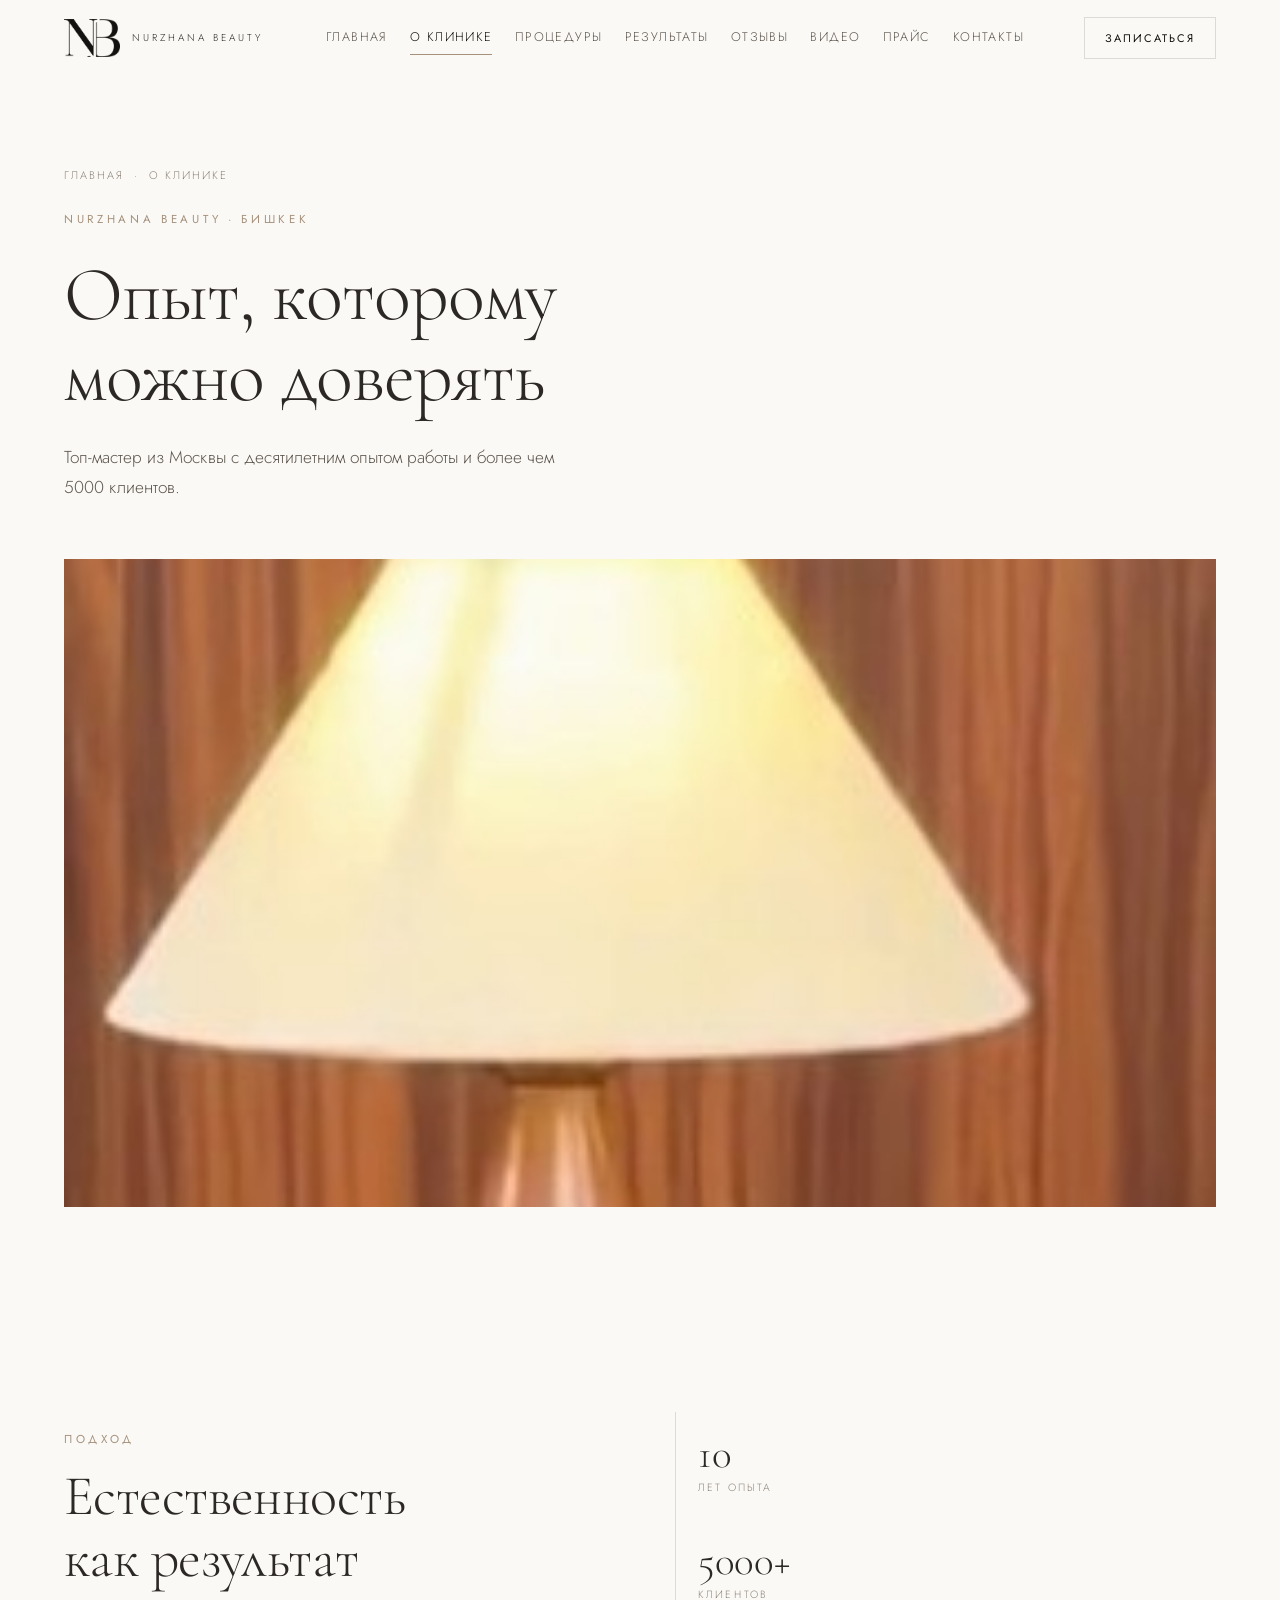
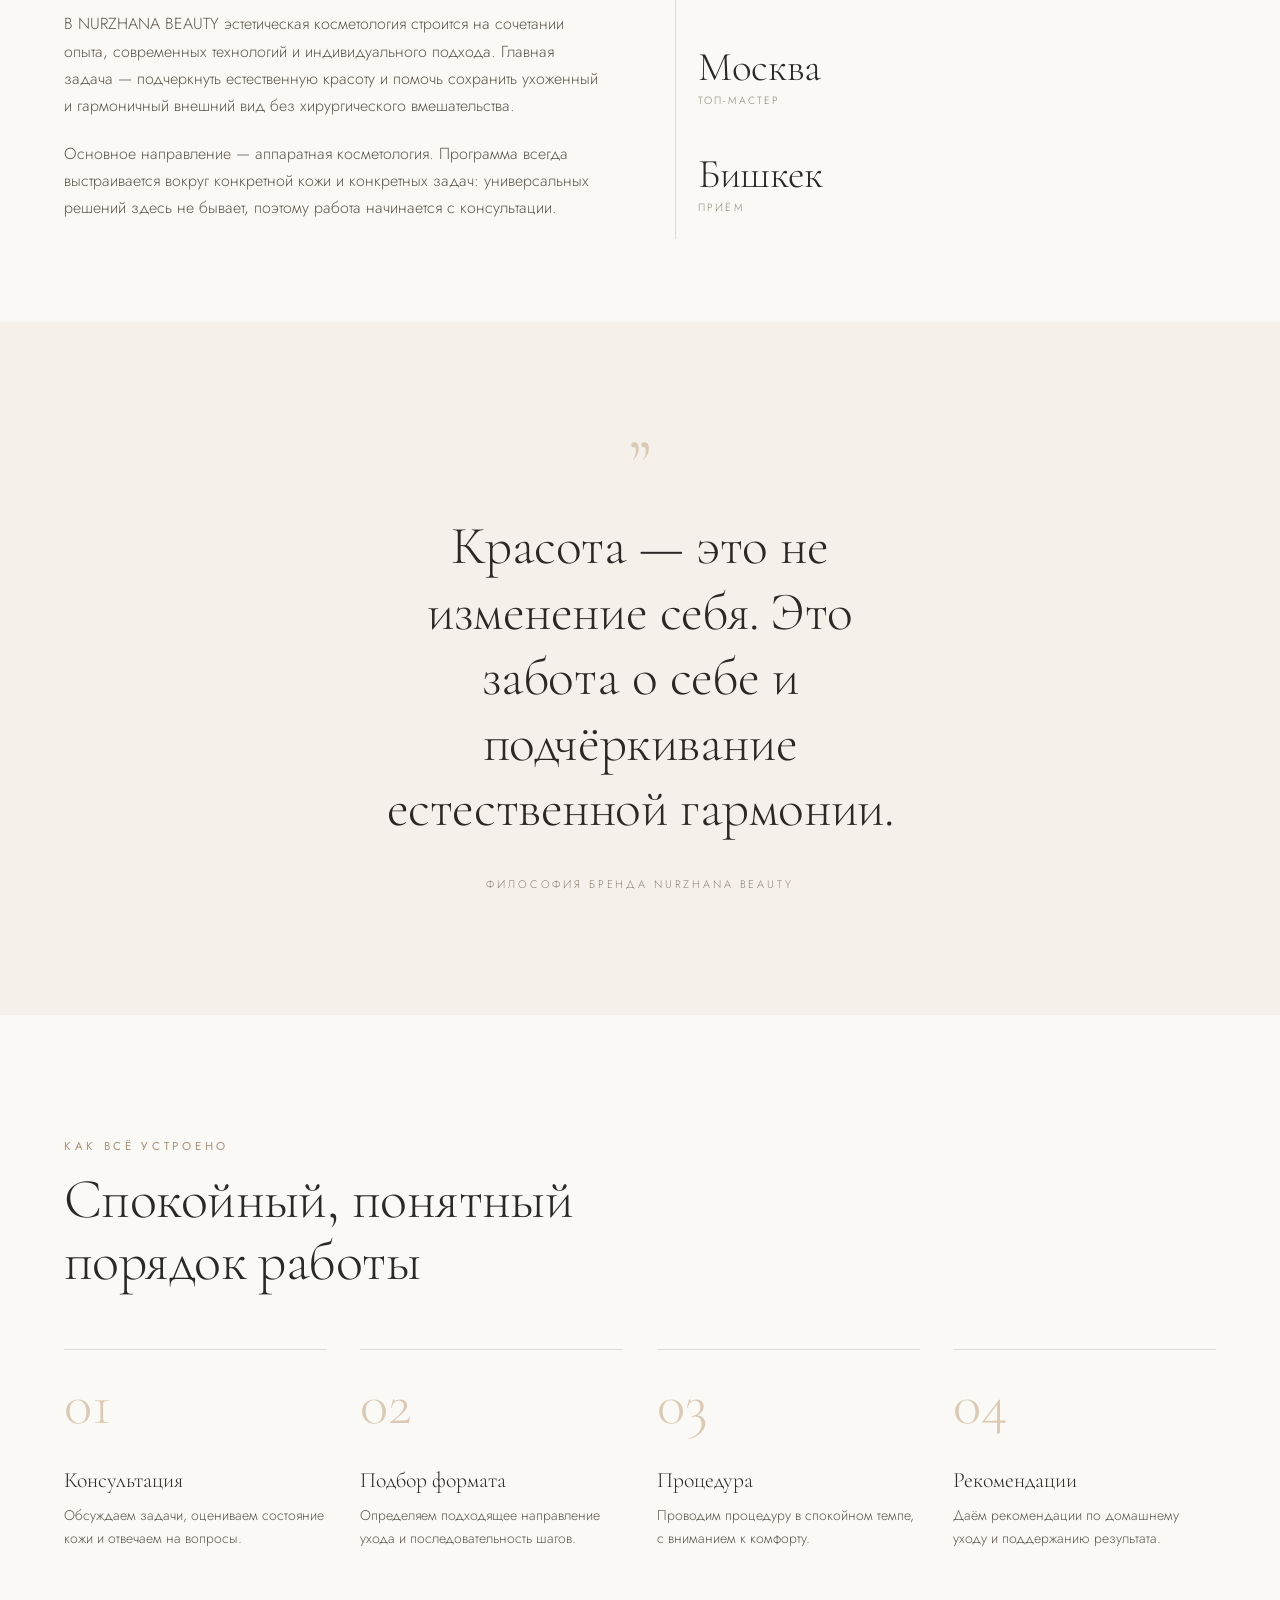
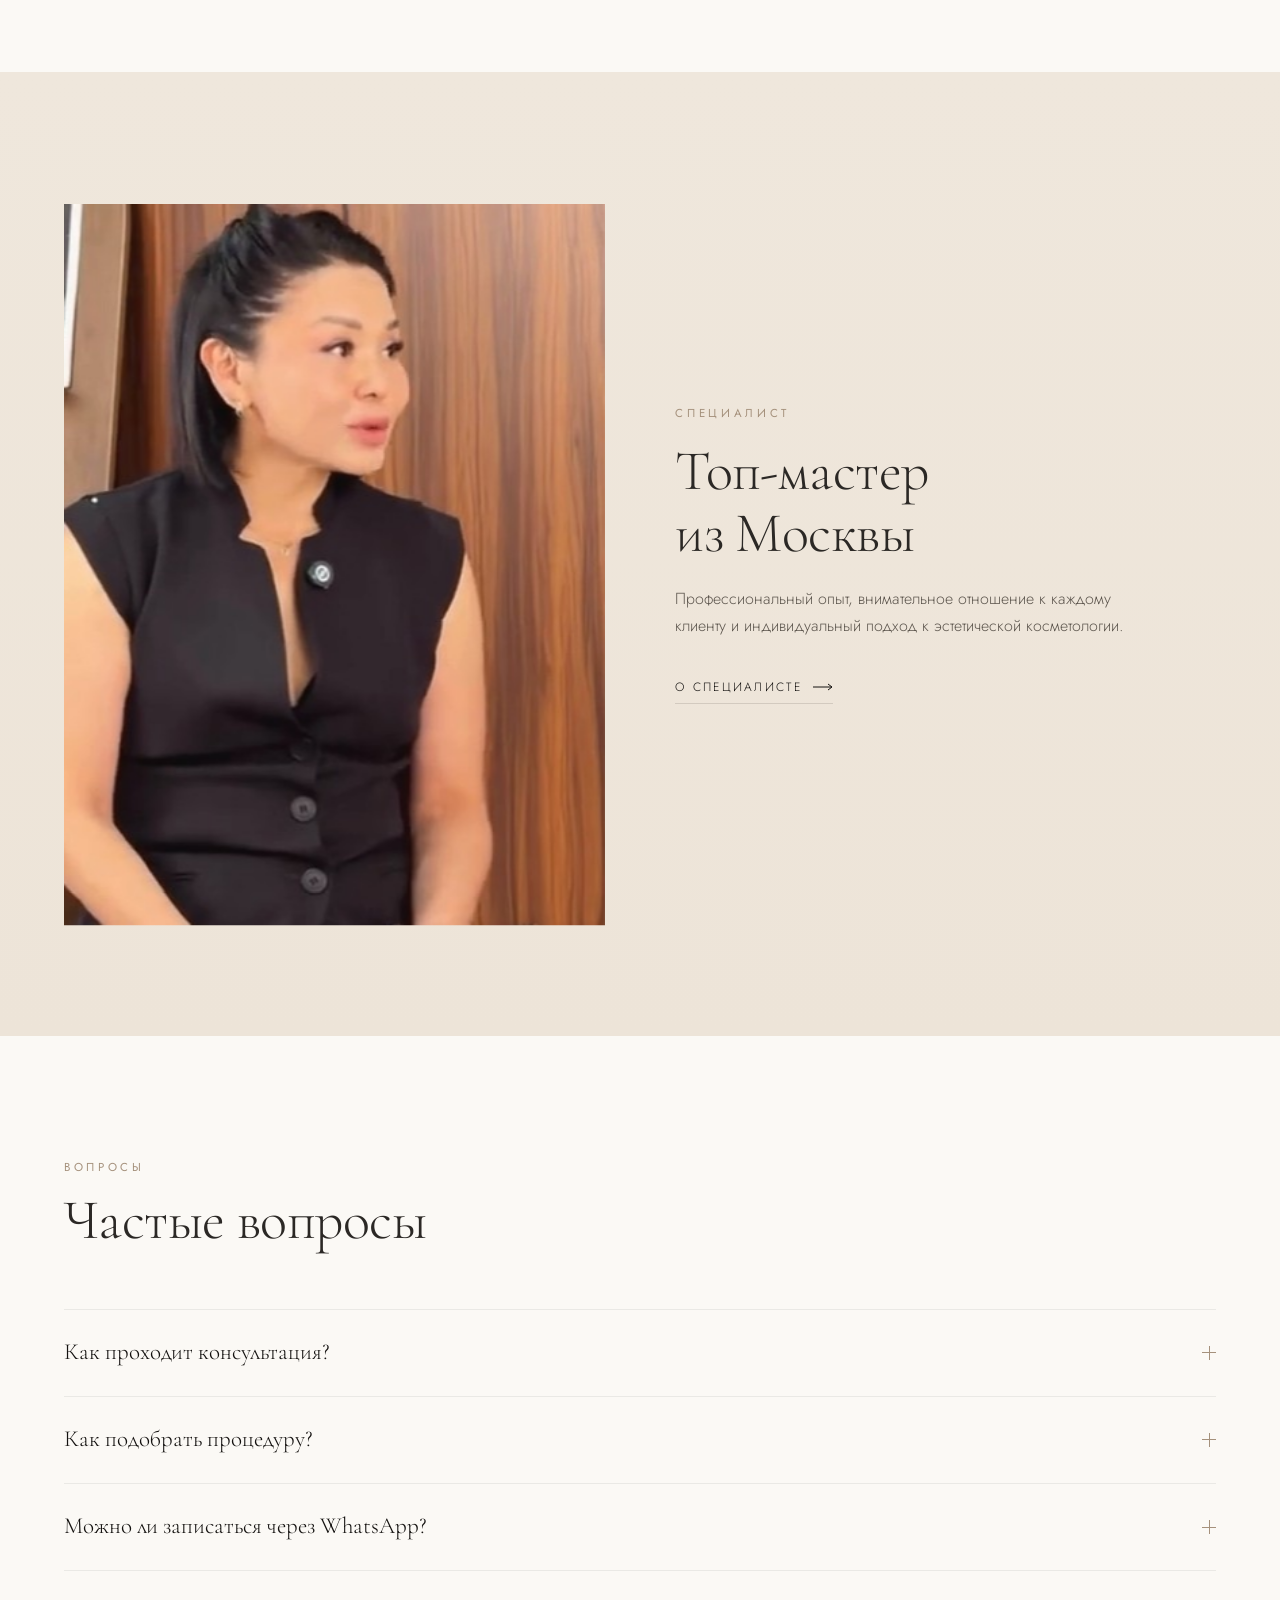
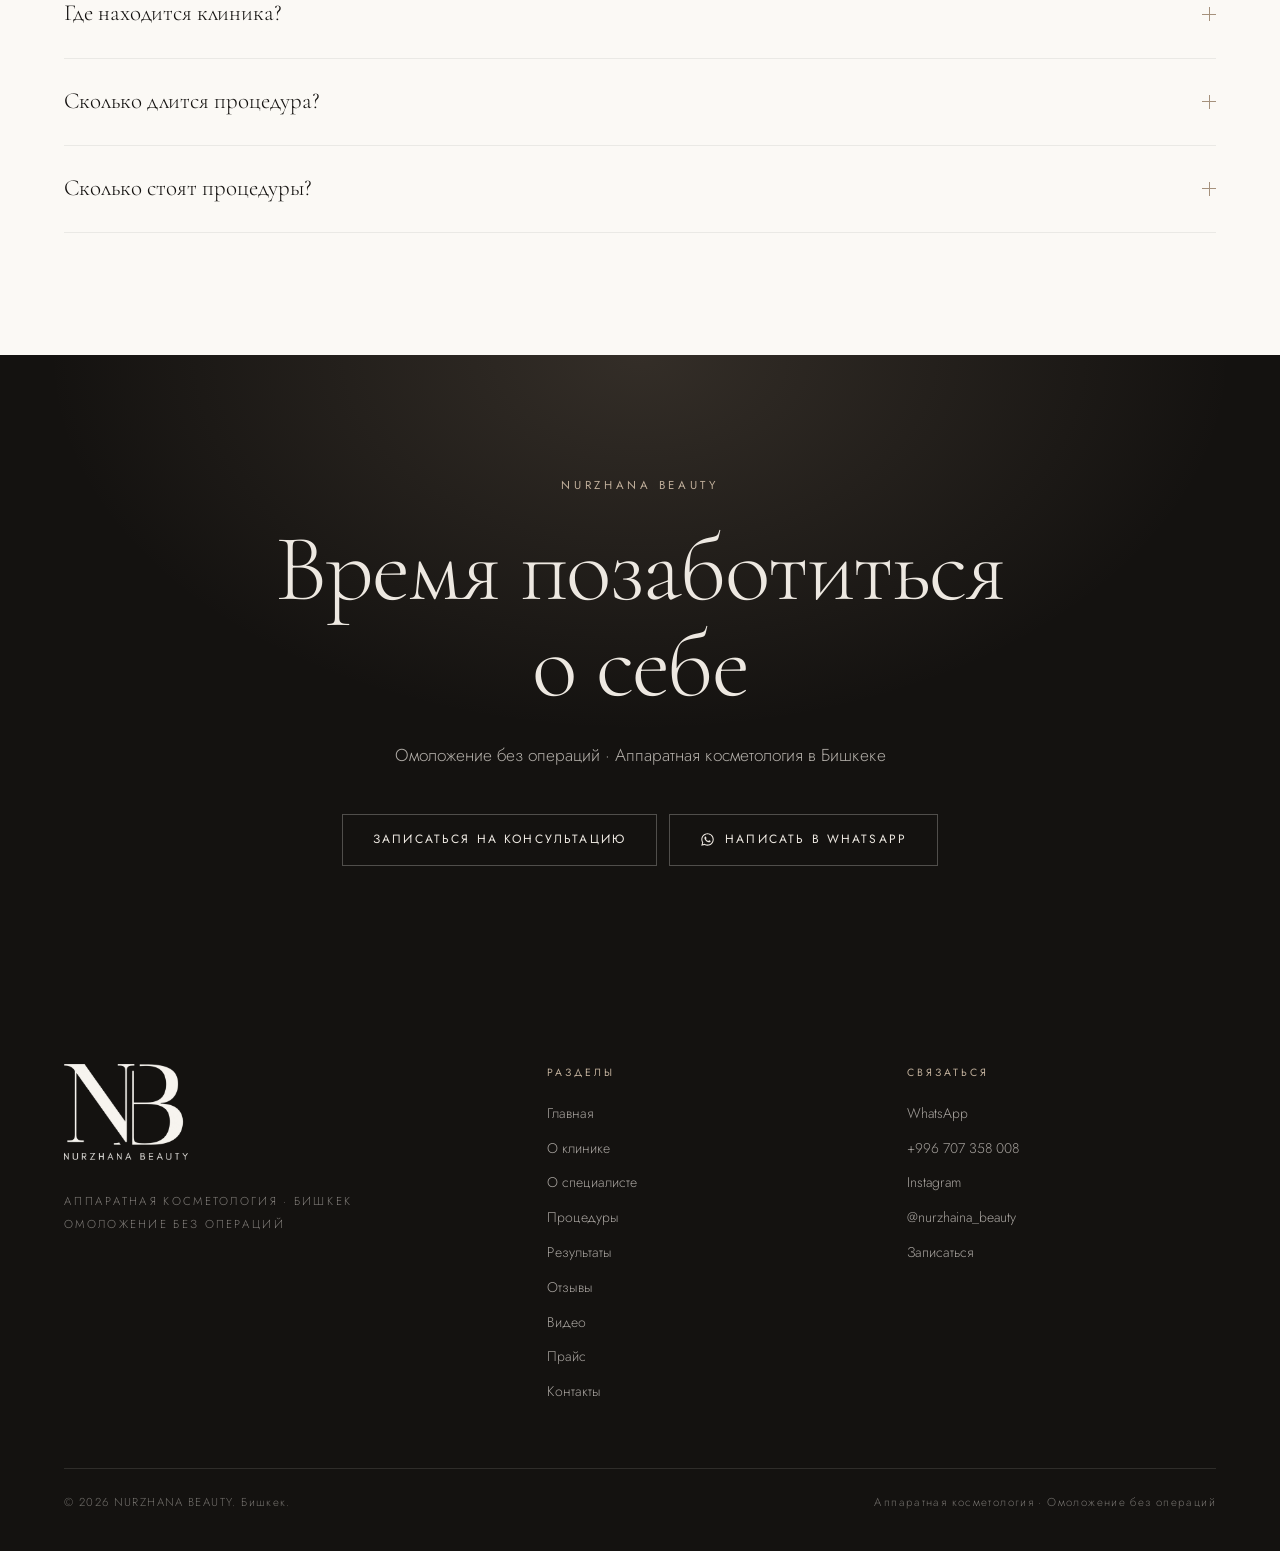
<file: about.html>
<!doctype html>
<html lang="ru">
<head>
<meta charset="utf-8">
<meta name="viewport" content="width=device-width,initial-scale=1">
<title>О клинике — NURZHANA BEAUTY, аппаратная косметология в Бишкеке</title>
<meta name="description" content="NURZHANA BEAUTY — аппаратная косметология в Бишкеке. Опыт, современные технологии и индивидуальный подход: 10 лет практики и более 5000 клиентов.">
<meta name="theme-color" content="#FBF9F5">
<meta property="og:type" content="website">
<meta property="og:site_name" content="NURZHANA BEAUTY">
<meta property="og:locale" content="ru_RU">
<meta property="og:title" content="О клинике — NURZHANA BEAUTY">
<meta property="og:description" content="Опыт, которому можно доверять. Аппаратная косметология в Бишкеке.">
<meta property="og:image" content="assets/img/og.jpg">
<meta property="og:image:width" content="1200">
<meta property="og:image:height" content="630">
<meta name="twitter:card" content="summary_large_image">
<link rel="icon" href="assets/img/favicon-32.png" sizes="32x32">
<link rel="apple-touch-icon" href="assets/img/apple-touch-icon.png">
<link rel="preconnect" href="https://fonts.googleapis.com">
<link rel="preconnect" href="https://fonts.gstatic.com" crossorigin>
<link rel="stylesheet" href="https://fonts.googleapis.com/css2?family=Cormorant+Garamond:ital,wght@0,300;0,400;1,300&family=Jost:wght@300;400;500&display=swap">
<link rel="stylesheet" href="assets/css/style.css">
<script defer src="assets/js/data.js"></script>
<script defer src="assets/js/main.js"></script>
</head>
<body>
<!--HEADER:START-->
<a class="skip" href="#main">Перейти к содержанию</a>

<header class="site-header">
  <div class="wrap site-header__in">
    <a class="logo" href="index.html" aria-label="NURZHANA BEAUTY — на главную">
      <img class="logo__mark" src="assets/img/logo-mark.png" alt="" width="56" height="38" aria-hidden="true"
           onerror="document.documentElement.classList.add('no-logo-img');this.remove()">
      <span class="logo__mono" aria-hidden="true">NB</span>
      <span class="logo__word">Nurzhana Beauty</span>
    </a>

    <nav class="nav" aria-label="Основная навигация">
      <a href="index.html">Главная</a>
      <a href="about.html">О клинике</a>
      <a href="procedures.html">Процедуры</a>
      <a href="results.html">Результаты</a>
      <a href="reviews.html">Отзывы</a>
      <a href="video.html">Видео</a>
      <a href="price.html">Прайс</a>
      <a href="contacts.html">Контакты</a>
    </nav>

    <a class="btn btn--ghost btn--sm header-cta" href="contacts.html#zapis" data-cta-book><span>Записаться</span></a>

    <button class="burger" type="button" aria-label="Открыть меню" aria-expanded="false" aria-controls="drawer">
      <span></span><span></span>
    </button>
  </div>
</header>

<div class="drawer" id="drawer" aria-hidden="true">
  <nav aria-label="Мобильная навигация">
    <a href="index.html">Главная</a>
    <a href="about.html">О клинике</a>
    <a href="procedures.html">Процедуры</a>
    <a href="results.html">Результаты</a>
    <a href="reviews.html">Отзывы</a>
    <a href="video.html">Видео</a>
    <a href="price.html">Прайс</a>
    <a href="contacts.html">Контакты</a>
  </nav>
  <div class="drawer__meta">
    <a class="btn btn--wide" href="#" data-wa="default"><span>Написать в WhatsApp</span></a>
    <div class="drawer__sub">
      <a href="specialist.html">О специалисте</a>
      <a href="https://www.instagram.com/nurzhaina_beauty/" target="_blank" rel="noopener">Instagram</a>
      <a href="tel:+996707358008">+996 707 358 008</a>
    </div>
  </div>
</div>

<a class="fab" href="#" data-wa="default" aria-label="Написать в WhatsApp">
  <span class="fab__ico" aria-hidden="true">
    <svg width="21" height="21" viewBox="0 0 24 24" fill="currentColor"><path d="M12.04 2C6.58 2 2.13 6.45 2.13 11.91c0 1.75.46 3.46 1.32 4.96L2 22l5.25-1.38a9.9 9.9 0 004.79 1.22h.01c5.46 0 9.91-4.45 9.91-9.91 0-2.65-1.03-5.14-2.9-7.01A9.82 9.82 0 0012.04 2zm0 18.15h-.01a8.23 8.23 0 01-4.19-1.15l-.3-.18-3.12.82.83-3.04-.2-.31a8.19 8.19 0 01-1.26-4.38c0-4.54 3.7-8.23 8.25-8.23 2.2 0 4.27.86 5.83 2.42a8.19 8.19 0 012.41 5.82c0 4.54-3.7 8.23-8.24 8.23zm4.52-6.16c-.25-.12-1.47-.72-1.69-.81-.23-.08-.39-.12-.56.13-.16.24-.64.8-.79.97-.14.16-.29.19-.54.06-.25-.12-1.05-.39-1.99-1.23-.74-.66-1.23-1.47-1.38-1.72-.14-.25-.01-.38.11-.5.11-.11.25-.29.37-.44.12-.14.16-.25.25-.41.08-.17.04-.31-.02-.43-.06-.12-.56-1.34-.76-1.84-.2-.48-.4-.42-.56-.43h-.47c-.16 0-.43.06-.65.31-.22.25-.86.84-.86 2.05s.88 2.38 1 2.54c.12.17 1.73 2.64 4.2 3.7.59.25 1.04.4 1.4.52.59.19 1.12.16 1.55.1.47-.07 1.47-.6 1.68-1.18.21-.58.21-1.07.14-1.18-.06-.11-.22-.17-.47-.29z"/></svg>
  </span>
  <span class="fab__tx">Написать в WhatsApp</span>
</a>

<nav class="mbar" aria-label="Быстрые действия">
  <div class="mbar__in">
    <a href="#" data-wa="default">
      <svg viewBox="0 0 24 24" fill="currentColor" aria-hidden="true"><path d="M12.04 2C6.58 2 2.13 6.45 2.13 11.91c0 1.75.46 3.46 1.32 4.96L2 22l5.25-1.38a9.9 9.9 0 004.79 1.22h.01c5.46 0 9.91-4.45 9.91-9.91 0-2.65-1.03-5.14-2.9-7.01A9.82 9.82 0 0012.04 2zm0 18.15h-.01a8.23 8.23 0 01-4.19-1.15l-.3-.18-3.12.82.83-3.04-.2-.31a8.19 8.19 0 01-1.26-4.38c0-4.54 3.7-8.23 8.25-8.23 2.2 0 4.27.86 5.83 2.42a8.19 8.19 0 012.41 5.82c0 4.54-3.7 8.23-8.24 8.23zm4.52-6.16c-.25-.12-1.47-.72-1.69-.81-.23-.08-.39-.12-.56.13-.16.24-.64.8-.79.97-.14.16-.29.19-.54.06-.25-.12-1.05-.39-1.99-1.23-.74-.66-1.23-1.47-1.38-1.72-.14-.25-.01-.38.11-.5.11-.11.25-.29.37-.44.12-.14.16-.25.25-.41.08-.17.04-.31-.02-.43-.06-.12-.56-1.34-.76-1.84-.2-.48-.4-.42-.56-.43h-.47c-.16 0-.43.06-.65.31-.22.25-.86.84-.86 2.05s.88 2.38 1 2.54c.12.17 1.73 2.64 4.2 3.7.59.25 1.04.4 1.4.52.59.19 1.12.16 1.55.1.47-.07 1.47-.6 1.68-1.18.21-.58.21-1.07.14-1.18-.06-.11-.22-.17-.47-.29z"/></svg>
      WhatsApp
    </a>
    <a href="contacts.html#zapis" class="is-primary" data-cta-book>
      <svg viewBox="0 0 24 24" fill="none" stroke="currentColor" stroke-width="1.4" aria-hidden="true"><rect x="3" y="5" width="18" height="16" rx="2"/><path d="M3 10h18M8 3v4M16 3v4"/></svg>
      Записаться
    </a>
    <a href="https://www.instagram.com/nurzhaina_beauty/" target="_blank" rel="noopener">
      <svg viewBox="0 0 24 24" fill="none" stroke="currentColor" stroke-width="1.4" aria-hidden="true"><rect x="2.5" y="2.5" width="19" height="19" rx="5.5"/><circle cx="12" cy="12" r="4"/><circle cx="17.4" cy="6.6" r="1.1" fill="currentColor" stroke="none"/></svg>
      Instagram
    </a>
  </div>
</nav>
<!--HEADER:END-->

<main id="main">

  <section class="phero wrap">
    <div class="phero__in">
      <nav class="crumbs" aria-label="Хлебные крошки" data-reveal="fade">
        <a href="index.html">Главная</a><span>·</span><span>О клинике</span>
      </nav>
      <p class="eyebrow" data-reveal="fade">NURZHANA BEAUTY · Бишкек</p>
      <h1 class="h1" data-reveal data-d="60">Опыт, которому<br>можно доверять</h1>
      <p class="lead mw-50" data-reveal data-d="140">Топ-мастер из Москвы с десятилетним опытом работы и более чем 5000 клиентов.</p>
    </div>
  </section>

  <section class="wrap" style="padding-bottom:var(--sec)">
    <div class="ratio r-16-9" data-reveal="img">
      <img src="assets/img/detail.jpg" alt="Атмосфера кабинета NURZHANA BEAUTY" loading="lazy" decoding="async">
    </div>
  </section>

  <section class="sec sec--tight wrap">
    <div class="split">
      <div class="split__copy">
        <p class="eyebrow" data-reveal="fade">Подход</p>
        <h2 class="h2" data-reveal data-d="60" style="margin-top:18px">Естественность<br>как результат</h2>
        <p class="body" data-reveal data-d="120">В NURZHANA BEAUTY эстетическая косметология строится на сочетании опыта, современных технологий и индивидуального подхода. Главная задача — подчеркнуть естественную красоту и помочь сохранить ухоженный и гармоничный внешний вид без хирургического вмешательства.</p>
        <p class="body" data-reveal data-d="180">Основное направление — аппаратная косметология. Программа всегда выстраивается вокруг конкретной кожи и конкретных задач: универсальных решений здесь не бывает, поэтому работа начинается с консультации.</p>
      </div>
      <div class="split__media">
        <div class="stats" style="flex-direction:column;gap:0" data-reveal data-d="140">
          <div class="stat" style="padding:22px 0 22px 22px"><span class="stat__n">10</span><span class="stat__l">лет опыта</span></div>
          <div class="stat" style="padding:22px 0 22px 22px"><span class="stat__n">5000+</span><span class="stat__l">клиентов</span></div>
          <div class="stat" style="padding:22px 0 22px 22px"><span class="stat__n">Москва</span><span class="stat__l">топ-мастер</span></div>
          <div class="stat" style="padding:22px 0 22px 22px"><span class="stat__n">Бишкек</span><span class="stat__l">приём</span></div>
        </div>
      </div>
    </div>
  </section>

  <section class="sec sec--milk">
    <div class="wrap wrap--narrow">
      <figure class="quote" data-reveal>
        <span class="mark" aria-hidden="true">”</span>
        <blockquote>Красота — это не изменение себя. Это забота о себе и подчёркивание естественной гармонии.</blockquote>
        <figcaption>Философия бренда NURZHANA BEAUTY</figcaption>
      </figure>
    </div>
  </section>

  <section class="sec wrap">
    <div class="sechead">
      <div class="sechead__l">
        <p class="eyebrow" data-reveal="fade">Как всё устроено</p>
        <h2 class="h2 mw-42" data-reveal data-d="60">Спокойный, понятный<br>порядок работы</h2>
      </div>
    </div>
    <div class="why">
      <div class="why__i" data-reveal data-d="0">
        <span class="why__n">01</span>
        <h3 class="why__t">Консультация</h3>
        <p class="why__d">Обсуждаем задачи, оцениваем состояние кожи и отвечаем на вопросы.</p>
      </div>
      <div class="why__i" data-reveal data-d="90">
        <span class="why__n">02</span>
        <h3 class="why__t">Подбор формата</h3>
        <p class="why__d">Определяем подходящее направление ухода и последовательность шагов.</p>
      </div>
      <div class="why__i" data-reveal data-d="180">
        <span class="why__n">03</span>
        <h3 class="why__t">Процедура</h3>
        <p class="why__d">Проводим процедуру в спокойном темпе, с вниманием к комфорту.</p>
      </div>
      <div class="why__i" data-reveal data-d="270">
        <span class="why__n">04</span>
        <h3 class="why__t">Рекомендации</h3>
        <p class="why__d">Даём рекомендации по домашнему уходу и поддержанию результата.</p>
      </div>
    </div>
  </section>

  <section class="sec sec--beige">
    <div class="wrap">
      <div class="split split--rev">
        <div class="split__copy">
          <p class="eyebrow" data-reveal="fade">Специалист</p>
          <h2 class="h2" data-reveal data-d="60" style="margin-top:18px">Топ-мастер<br>из Москвы</h2>
          <p class="body mw-50" data-reveal data-d="120">Профессиональный опыт, внимательное отношение к каждому клиенту и индивидуальный подход к эстетической косметологии.</p>
          <div data-reveal data-d="180" style="padding-top:12px">
            <a class="link-arrow" href="specialist.html">
              <span>О специалисте</span>
              <svg width="20" height="8" viewBox="0 0 20 8" fill="none" stroke="currentColor"><path d="M15 1l4 3-4 3M0 4h19"/></svg>
            </a>
          </div>
        </div>
        <div class="split__media">
          <div class="ratio r-3-4" data-reveal="img" data-parallax="4">
            <img src="assets/img/specialist.jpg" alt="Нуржана на приёме" loading="lazy" decoding="async">
          </div>
        </div>
      </div>
    </div>
  </section>

  <section class="sec wrap">
    <div class="sechead">
      <div class="sechead__l">
        <p class="eyebrow" data-reveal="fade">Вопросы</p>
        <h2 class="h2" data-reveal data-d="60">Частые вопросы</h2>
      </div>
    </div>

    <div class="acc" data-reveal="fade">
      <div class="acc__i">
        <button class="acc__b" type="button">Как проходит консультация?<span class="acc__ico" aria-hidden="true"></span></button>
        <div class="acc__p"><div>На консультации специалист обсуждает ваши задачи и пожелания, оценивает состояние кожи и предлагает подходящий формат ухода. Никаких обязательств: вы получаете рекомендации и решаете, что делать дальше.</div></div>
      </div>
      <div class="acc__i">
        <button class="acc__b" type="button">Как подобрать процедуру?<span class="acc__ico" aria-hidden="true"></span></button>
        <div class="acc__p"><div>Подбор всегда индивидуален и происходит очно, после осмотра. Заочно назвать «ту самую» процедуру невозможно — именно поэтому первый шаг всегда консультация.</div></div>
      </div>
      <div class="acc__i">
        <button class="acc__b" type="button">Можно ли записаться через WhatsApp?<span class="acc__ico" aria-hidden="true"></span></button>
        <div class="acc__p"><div>Да, это самый быстрый способ. Напишите на <a href="#" data-wa="default" style="border-bottom:1px solid var(--line)">+996 707 358 008</a> — подскажем ближайшее свободное время и ответим на вопросы.</div></div>
      </div>
      <div class="acc__i">
        <button class="acc__b" type="button">Где находится клиника?<span class="acc__ico" aria-hidden="true"></span></button>
        <div class="acc__p"><div>NURZHANA BEAUTY находится в Бишкеке. Точный адрес и ориентиры подскажем в WhatsApp при подтверждении записи.</div></div>
      </div>
      <div class="acc__i">
        <button class="acc__b" type="button">Сколько длится процедура?<span class="acc__ico" aria-hidden="true"></span></button>
        <div class="acc__p"><div>Продолжительность зависит от выбранного формата. Точное время назовём при записи, когда будет понятна программа.</div></div>
      </div>
      <div class="acc__i">
        <button class="acc__b" type="button">Сколько стоят процедуры?<span class="acc__ico" aria-hidden="true"></span></button>
        <div class="acc__p"><div>Актуальную стоимость подскажем в WhatsApp — она зависит от подобранной программы. Раздел <a href="price.html" style="border-bottom:1px solid var(--line)">«Прайс»</a> обновляется по мере уточнения.</div></div>
      </div>
    </div>
  </section>

  <section class="sec sec--ink final">
    <div class="wrap final__in">
      <p class="eyebrow" data-reveal="fade">NURZHANA BEAUTY</p>
      <h2 class="display" data-reveal data-d="60">Время позаботиться<br>о себе</h2>
      <p class="lead" data-reveal data-d="120">Омоложение без операций · Аппаратная косметология в Бишкеке</p>
      <div class="btn-row" data-reveal data-d="180" style="margin-top:clamp(28px,3.4vw,44px)">
        <a class="btn btn--light" href="contacts.html#zapis" data-cta-book><span>Записаться на консультацию</span></a>
        <a class="btn btn--light" href="#" data-wa="default" data-wa-ico><span>Написать в WhatsApp</span></a>
      </div>
    </div>
  </section>

</main>

<!--FOOTER:START-->
<footer class="site-footer">
  <div class="wrap">
    <div class="footer-grid">
      <div>
        <a class="logo logo--full" href="index.html" aria-label="NURZHANA BEAUTY — на главную">
          <img class="logo__full" src="assets/img/logo-full-light.png" alt="NURZHANA BEAUTY" width="124" height="96" loading="lazy" decoding="async"
               onerror="document.documentElement.classList.add('no-logo-img');this.remove()">
          <span class="logo__mono" aria-hidden="true">NB</span>
          <span class="logo__word">Nurzhana Beauty</span>
        </a>
        <p class="footer-tag">Аппаратная косметология · Бишкек<br>Омоложение без операций</p>
      </div>

      <div class="footer-col">
        <h4>Разделы</h4>
        <ul>
          <li><a href="index.html">Главная</a></li>
          <li><a href="about.html">О клинике</a></li>
          <li><a href="specialist.html">О специалисте</a></li>
          <li><a href="procedures.html">Процедуры</a></li>
          <li><a href="results.html">Результаты</a></li>
          <li><a href="reviews.html">Отзывы</a></li>
          <li><a href="video.html">Видео</a></li>
          <li><a href="price.html">Прайс</a></li>
          <li><a href="contacts.html">Контакты</a></li>
        </ul>
      </div>

      <div class="footer-col">
        <h4>Связаться</h4>
        <ul>
          <li><a href="#" data-wa="default">WhatsApp</a></li>
          <li><a href="tel:+996707358008">+996 707 358 008</a></li>
          <li><a href="https://www.instagram.com/nurzhaina_beauty/" target="_blank" rel="noopener">Instagram</a></li>
          <li><a href="https://www.instagram.com/nurzhaina_beauty/" target="_blank" rel="noopener">@nurzhaina_beauty</a></li>
          <li><a href="contacts.html#zapis" data-cta-book>Записаться</a></li>
        </ul>
      </div>
    </div>

    <div class="footer-bot">
      <span>© <span data-year>2026</span> NURZHANA BEAUTY. Бишкек.</span>
      <span>Аппаратная косметология · Омоложение без операций</span>
    </div>
  </div>
</footer>
<!--FOOTER:END-->
</body>
</html>
</file>
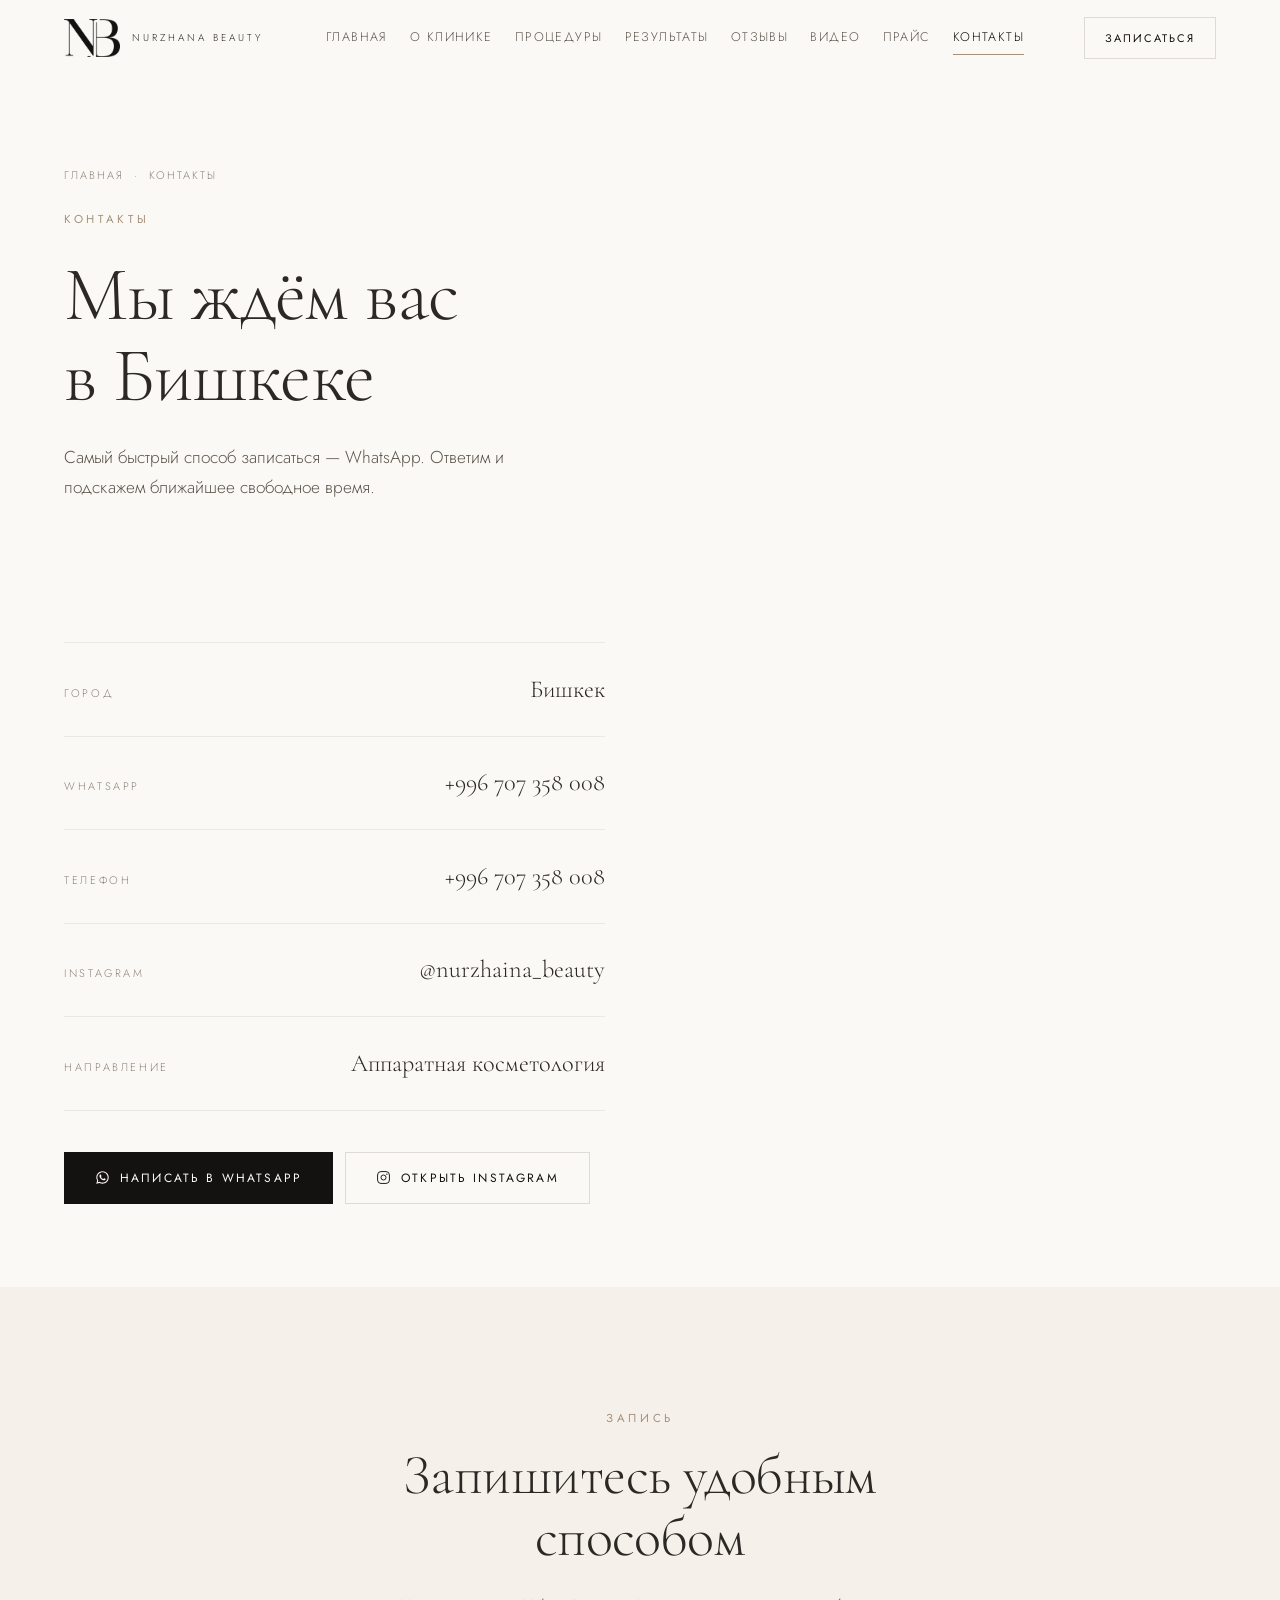
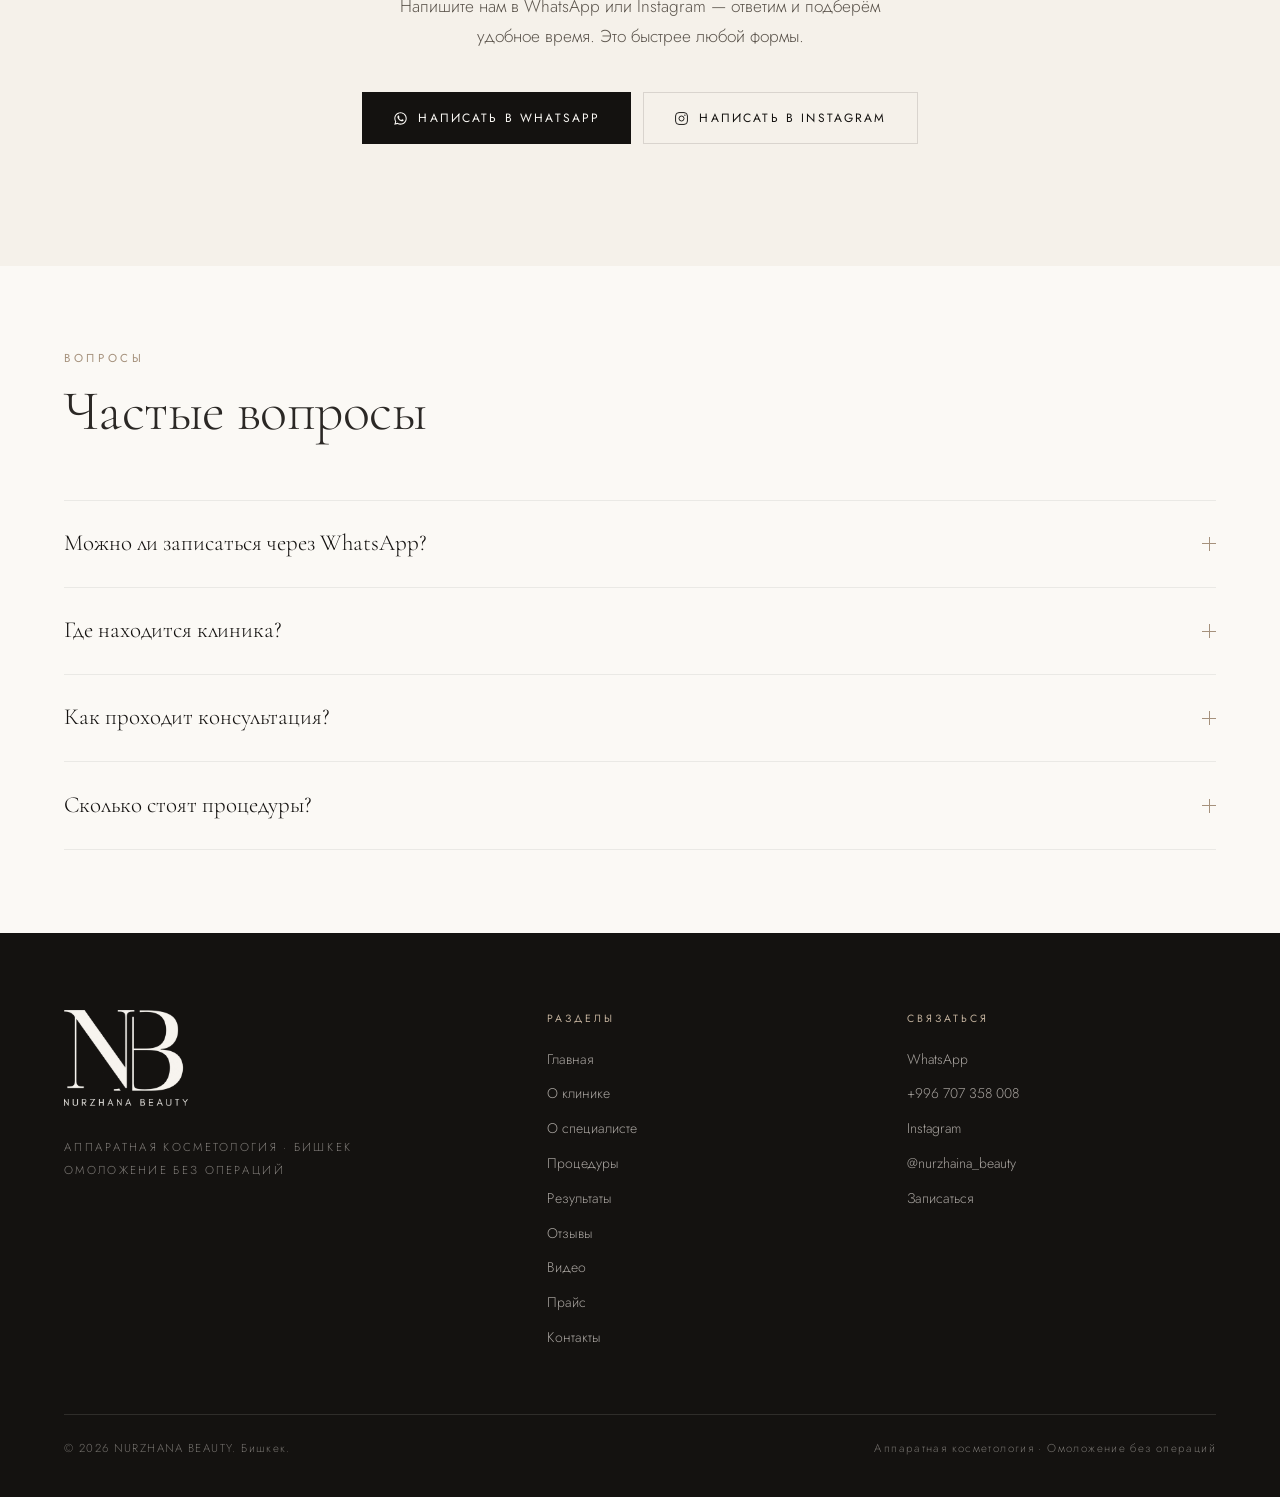
<file: contacts.html>
<!doctype html>
<html lang="ru">
<head>
<meta charset="utf-8">
<meta name="viewport" content="width=device-width,initial-scale=1">
<title>Контакты и запись — NURZHANA BEAUTY, Бишкек</title>
<meta name="description" content="Контакты NURZHANA BEAUTY в Бишкеке: WhatsApp +996 707 358 008, Instagram @nurzhaina_beauty. Запись на консультацию по аппаратной косметологии.">
<meta name="theme-color" content="#FBF9F5">
<meta property="og:type" content="website">
<meta property="og:site_name" content="NURZHANA BEAUTY">
<meta property="og:locale" content="ru_RU">
<meta property="og:title" content="Контакты — NURZHANA BEAUTY">
<meta property="og:description" content="Мы ждём вас в Бишкеке. WhatsApp +996 707 358 008.">
<meta property="og:image" content="assets/img/og.jpg">
<meta property="og:image:width" content="1200">
<meta property="og:image:height" content="630">
<meta name="twitter:card" content="summary_large_image">
<link rel="icon" href="assets/img/favicon-32.png" sizes="32x32">
<link rel="apple-touch-icon" href="assets/img/apple-touch-icon.png">
<link rel="preconnect" href="https://fonts.googleapis.com">
<link rel="preconnect" href="https://fonts.gstatic.com" crossorigin>
<link rel="stylesheet" href="https://fonts.googleapis.com/css2?family=Cormorant+Garamond:ital,wght@0,300;0,400;1,300&family=Jost:wght@300;400;500&display=swap">
<link rel="stylesheet" href="assets/css/style.css">
<script defer src="assets/js/data.js"></script>
<script defer src="assets/js/main.js"></script>
<script type="application/ld+json">
{
  "@context":"https://schema.org",
  "@type":"BeautySalon",
  "name":"NURZHANA BEAUTY",
  "telephone":"+996707358008",
  "areaServed":"Бишкек",
  "address":{"@type":"PostalAddress","addressLocality":"Бишкек","addressCountry":"KG"},
  "sameAs":["https://www.instagram.com/nurzhaina_beauty/","https://wa.me/996707358008"]
}
</script>
</head>
<body>
<!--HEADER:START-->
<a class="skip" href="#main">Перейти к содержанию</a>

<header class="site-header">
  <div class="wrap site-header__in">
    <a class="logo" href="index.html" aria-label="NURZHANA BEAUTY — на главную">
      <img class="logo__mark" src="assets/img/logo-mark.png" alt="" width="56" height="38" aria-hidden="true"
           onerror="document.documentElement.classList.add('no-logo-img');this.remove()">
      <span class="logo__mono" aria-hidden="true">NB</span>
      <span class="logo__word">Nurzhana Beauty</span>
    </a>

    <nav class="nav" aria-label="Основная навигация">
      <a href="index.html">Главная</a>
      <a href="about.html">О клинике</a>
      <a href="procedures.html">Процедуры</a>
      <a href="results.html">Результаты</a>
      <a href="reviews.html">Отзывы</a>
      <a href="video.html">Видео</a>
      <a href="price.html">Прайс</a>
      <a href="contacts.html">Контакты</a>
    </nav>

    <a class="btn btn--ghost btn--sm header-cta" href="contacts.html#zapis" data-cta-book><span>Записаться</span></a>

    <button class="burger" type="button" aria-label="Открыть меню" aria-expanded="false" aria-controls="drawer">
      <span></span><span></span>
    </button>
  </div>
</header>

<div class="drawer" id="drawer" aria-hidden="true">
  <nav aria-label="Мобильная навигация">
    <a href="index.html">Главная</a>
    <a href="about.html">О клинике</a>
    <a href="procedures.html">Процедуры</a>
    <a href="results.html">Результаты</a>
    <a href="reviews.html">Отзывы</a>
    <a href="video.html">Видео</a>
    <a href="price.html">Прайс</a>
    <a href="contacts.html">Контакты</a>
  </nav>
  <div class="drawer__meta">
    <a class="btn btn--wide" href="#" data-wa="default"><span>Написать в WhatsApp</span></a>
    <div class="drawer__sub">
      <a href="specialist.html">О специалисте</a>
      <a href="https://www.instagram.com/nurzhaina_beauty/" target="_blank" rel="noopener">Instagram</a>
      <a href="tel:+996707358008">+996 707 358 008</a>
    </div>
  </div>
</div>

<a class="fab" href="#" data-wa="default" aria-label="Написать в WhatsApp">
  <span class="fab__ico" aria-hidden="true">
    <svg width="21" height="21" viewBox="0 0 24 24" fill="currentColor"><path d="M12.04 2C6.58 2 2.13 6.45 2.13 11.91c0 1.75.46 3.46 1.32 4.96L2 22l5.25-1.38a9.9 9.9 0 004.79 1.22h.01c5.46 0 9.91-4.45 9.91-9.91 0-2.65-1.03-5.14-2.9-7.01A9.82 9.82 0 0012.04 2zm0 18.15h-.01a8.23 8.23 0 01-4.19-1.15l-.3-.18-3.12.82.83-3.04-.2-.31a8.19 8.19 0 01-1.26-4.38c0-4.54 3.7-8.23 8.25-8.23 2.2 0 4.27.86 5.83 2.42a8.19 8.19 0 012.41 5.82c0 4.54-3.7 8.23-8.24 8.23zm4.52-6.16c-.25-.12-1.47-.72-1.69-.81-.23-.08-.39-.12-.56.13-.16.24-.64.8-.79.97-.14.16-.29.19-.54.06-.25-.12-1.05-.39-1.99-1.23-.74-.66-1.23-1.47-1.38-1.72-.14-.25-.01-.38.11-.5.11-.11.25-.29.37-.44.12-.14.16-.25.25-.41.08-.17.04-.31-.02-.43-.06-.12-.56-1.34-.76-1.84-.2-.48-.4-.42-.56-.43h-.47c-.16 0-.43.06-.65.31-.22.25-.86.84-.86 2.05s.88 2.38 1 2.54c.12.17 1.73 2.64 4.2 3.7.59.25 1.04.4 1.4.52.59.19 1.12.16 1.55.1.47-.07 1.47-.6 1.68-1.18.21-.58.21-1.07.14-1.18-.06-.11-.22-.17-.47-.29z"/></svg>
  </span>
  <span class="fab__tx">Написать в WhatsApp</span>
</a>

<nav class="mbar" aria-label="Быстрые действия">
  <div class="mbar__in">
    <a href="#" data-wa="default">
      <svg viewBox="0 0 24 24" fill="currentColor" aria-hidden="true"><path d="M12.04 2C6.58 2 2.13 6.45 2.13 11.91c0 1.75.46 3.46 1.32 4.96L2 22l5.25-1.38a9.9 9.9 0 004.79 1.22h.01c5.46 0 9.91-4.45 9.91-9.91 0-2.65-1.03-5.14-2.9-7.01A9.82 9.82 0 0012.04 2zm0 18.15h-.01a8.23 8.23 0 01-4.19-1.15l-.3-.18-3.12.82.83-3.04-.2-.31a8.19 8.19 0 01-1.26-4.38c0-4.54 3.7-8.23 8.25-8.23 2.2 0 4.27.86 5.83 2.42a8.19 8.19 0 012.41 5.82c0 4.54-3.7 8.23-8.24 8.23zm4.52-6.16c-.25-.12-1.47-.72-1.69-.81-.23-.08-.39-.12-.56.13-.16.24-.64.8-.79.97-.14.16-.29.19-.54.06-.25-.12-1.05-.39-1.99-1.23-.74-.66-1.23-1.47-1.38-1.72-.14-.25-.01-.38.11-.5.11-.11.25-.29.37-.44.12-.14.16-.25.25-.41.08-.17.04-.31-.02-.43-.06-.12-.56-1.34-.76-1.84-.2-.48-.4-.42-.56-.43h-.47c-.16 0-.43.06-.65.31-.22.25-.86.84-.86 2.05s.88 2.38 1 2.54c.12.17 1.73 2.64 4.2 3.7.59.25 1.04.4 1.4.52.59.19 1.12.16 1.55.1.47-.07 1.47-.6 1.68-1.18.21-.58.21-1.07.14-1.18-.06-.11-.22-.17-.47-.29z"/></svg>
      WhatsApp
    </a>
    <a href="contacts.html#zapis" class="is-primary" data-cta-book>
      <svg viewBox="0 0 24 24" fill="none" stroke="currentColor" stroke-width="1.4" aria-hidden="true"><rect x="3" y="5" width="18" height="16" rx="2"/><path d="M3 10h18M8 3v4M16 3v4"/></svg>
      Записаться
    </a>
    <a href="https://www.instagram.com/nurzhaina_beauty/" target="_blank" rel="noopener">
      <svg viewBox="0 0 24 24" fill="none" stroke="currentColor" stroke-width="1.4" aria-hidden="true"><rect x="2.5" y="2.5" width="19" height="19" rx="5.5"/><circle cx="12" cy="12" r="4"/><circle cx="17.4" cy="6.6" r="1.1" fill="currentColor" stroke="none"/></svg>
      Instagram
    </a>
  </div>
</nav>
<!--HEADER:END-->

<main id="main">

  <section class="phero wrap">
    <div class="phero__in">
      <nav class="crumbs" aria-label="Хлебные крошки" data-reveal="fade">
        <a href="index.html">Главная</a><span>·</span><span>Контакты</span>
      </nav>
      <p class="eyebrow" data-reveal="fade">Контакты</p>
      <h1 class="h1" data-reveal data-d="60">Мы ждём вас<br>в Бишкеке</h1>
      <p class="lead mw-50" data-reveal data-d="140">Самый быстрый способ записаться — WhatsApp. Ответим и подскажем ближайшее свободное время.</p>
    </div>
  </section>

  <section class="sec sec--tight wrap">
    <div class="split">
      <div class="split__copy">
        <div class="contact-list" data-reveal="fade">
          <div class="contact-list__i">
            <span class="contact-list__k">Город</span>
            <span class="contact-list__v">Бишкек</span>
          </div>
          <div class="contact-list__i">
            <span class="contact-list__k">WhatsApp</span>
            <span class="contact-list__v"><a href="#" data-wa="default">+996 707 358 008</a></span>
          </div>
          <div class="contact-list__i">
            <span class="contact-list__k">Телефон</span>
            <span class="contact-list__v"><a href="tel:+996707358008">+996 707 358 008</a></span>
          </div>
          <div class="contact-list__i">
            <span class="contact-list__k">Instagram</span>
            <span class="contact-list__v"><a href="https://www.instagram.com/nurzhaina_beauty/" target="_blank" rel="noopener">@nurzhaina_beauty</a></span>
          </div>
          <div class="contact-list__i">
            <span class="contact-list__k">Направление</span>
            <span class="contact-list__v">Аппаратная косметология</span>
          </div>
        </div>

        <div class="btn-row" data-reveal data-d="120" style="margin-top:clamp(28px,3.2vw,42px)">
          <a class="btn" href="#" data-wa="default" data-wa-ico><span>Написать в WhatsApp</span></a>
          <a class="btn btn--ghost" href="https://www.instagram.com/nurzhaina_beauty/" target="_blank" rel="noopener">
            <svg class="btn__ico" viewBox="0 0 24 24" fill="none" stroke="currentColor" stroke-width="1.5" aria-hidden="true"><rect x="2.5" y="2.5" width="19" height="19" rx="5.5"/><circle cx="12" cy="12" r="4"/><circle cx="17.4" cy="6.6" r="1.1" fill="currentColor" stroke="none"/></svg>
            <span>Открыть Instagram</span>
          </a>
        </div>
      </div>

      </div>
    </div>
  </section>

  <!-- ЗАПИСЬ: WhatsApp / Instagram -->
  <section class="sec sec--milk" id="zapis">
    <div class="wrap wrap--narrow center">
      <p class="eyebrow" data-reveal="fade">Запись</p>
      <h2 class="h2" data-reveal data-d="60" style="margin-top:18px;max-width:18ch;margin-inline:auto">Запишитесь удобным способом</h2>
      <p class="lead mw-50" data-reveal data-d="120" style="margin:22px auto 0">Напишите нам в WhatsApp или Instagram — ответим и подберём удобное время. Это быстрее любой формы.</p>
      <div class="btn-row" data-reveal data-d="180" style="justify-content:center;margin-top:clamp(28px,3.2vw,42px)">
        <a class="btn" href="#" data-wa="default" data-wa-ico><span>Написать в WhatsApp</span></a>
        <a class="btn btn--ghost" href="https://www.instagram.com/nurzhaina_beauty/" target="_blank" rel="noopener">
          <svg class="btn__ico" viewBox="0 0 24 24" fill="none" stroke="currentColor" stroke-width="1.5" aria-hidden="true"><rect x="2.5" y="2.5" width="19" height="19" rx="5.5"/><circle cx="12" cy="12" r="4"/><circle cx="17.4" cy="6.6" r="1.1" fill="currentColor" stroke="none"/></svg>
          <span>Написать в Instagram</span>
        </a>
      </div>
    </div>
  </section>

  <section class="sec sec--tight wrap">
    <div class="sechead">
      <div class="sechead__l">
        <p class="eyebrow" data-reveal="fade">Вопросы</p>
        <h2 class="h2" data-reveal data-d="60">Частые вопросы</h2>
      </div>
    </div>
    <div class="acc" data-reveal="fade">
      <div class="acc__i">
        <button class="acc__b" type="button">Можно ли записаться через WhatsApp?<span class="acc__ico" aria-hidden="true"></span></button>
        <div class="acc__p"><div>Да, это самый быстрый способ. Напишите на <a href="#" data-wa="default" style="border-bottom:1px solid var(--line)">+996 707 358 008</a> — подскажем ближайшее свободное время и ответим на вопросы.</div></div>
      </div>
      <div class="acc__i">
        <button class="acc__b" type="button">Где находится клиника?<span class="acc__ico" aria-hidden="true"></span></button>
        <div class="acc__p"><div>NURZHANA BEAUTY находится в Бишкеке. Точный адрес и ориентиры подскажем в WhatsApp при подтверждении записи.</div></div>
      </div>
      <div class="acc__i">
        <button class="acc__b" type="button">Как проходит консультация?<span class="acc__ico" aria-hidden="true"></span></button>
        <div class="acc__p"><div>Специалист обсуждает ваши задачи, оценивает состояние кожи и предлагает подходящий формат ухода. Никаких обязательств.</div></div>
      </div>
      <div class="acc__i">
        <button class="acc__b" type="button">Сколько стоят процедуры?<span class="acc__ico" aria-hidden="true"></span></button>
        <div class="acc__p"><div>Стоимость зависит от подобранной программы — актуальные цены подскажем в WhatsApp. Раздел <a href="price.html" style="border-bottom:1px solid var(--line)">«Прайс»</a> обновляется по мере уточнения.</div></div>
      </div>
    </div>
  </section>

</main>

<!--FOOTER:START-->
<footer class="site-footer">
  <div class="wrap">
    <div class="footer-grid">
      <div>
        <a class="logo logo--full" href="index.html" aria-label="NURZHANA BEAUTY — на главную">
          <img class="logo__full" src="assets/img/logo-full-light.png" alt="NURZHANA BEAUTY" width="124" height="96" loading="lazy" decoding="async"
               onerror="document.documentElement.classList.add('no-logo-img');this.remove()">
          <span class="logo__mono" aria-hidden="true">NB</span>
          <span class="logo__word">Nurzhana Beauty</span>
        </a>
        <p class="footer-tag">Аппаратная косметология · Бишкек<br>Омоложение без операций</p>
      </div>

      <div class="footer-col">
        <h4>Разделы</h4>
        <ul>
          <li><a href="index.html">Главная</a></li>
          <li><a href="about.html">О клинике</a></li>
          <li><a href="specialist.html">О специалисте</a></li>
          <li><a href="procedures.html">Процедуры</a></li>
          <li><a href="results.html">Результаты</a></li>
          <li><a href="reviews.html">Отзывы</a></li>
          <li><a href="video.html">Видео</a></li>
          <li><a href="price.html">Прайс</a></li>
          <li><a href="contacts.html">Контакты</a></li>
        </ul>
      </div>

      <div class="footer-col">
        <h4>Связаться</h4>
        <ul>
          <li><a href="#" data-wa="default">WhatsApp</a></li>
          <li><a href="tel:+996707358008">+996 707 358 008</a></li>
          <li><a href="https://www.instagram.com/nurzhaina_beauty/" target="_blank" rel="noopener">Instagram</a></li>
          <li><a href="https://www.instagram.com/nurzhaina_beauty/" target="_blank" rel="noopener">@nurzhaina_beauty</a></li>
          <li><a href="contacts.html#zapis" data-cta-book>Записаться</a></li>
        </ul>
      </div>
    </div>

    <div class="footer-bot">
      <span>© <span data-year>2026</span> NURZHANA BEAUTY. Бишкек.</span>
      <span>Аппаратная косметология · Омоложение без операций</span>
    </div>
  </div>
</footer>
<!--FOOTER:END-->
</body>
</html>
</file>
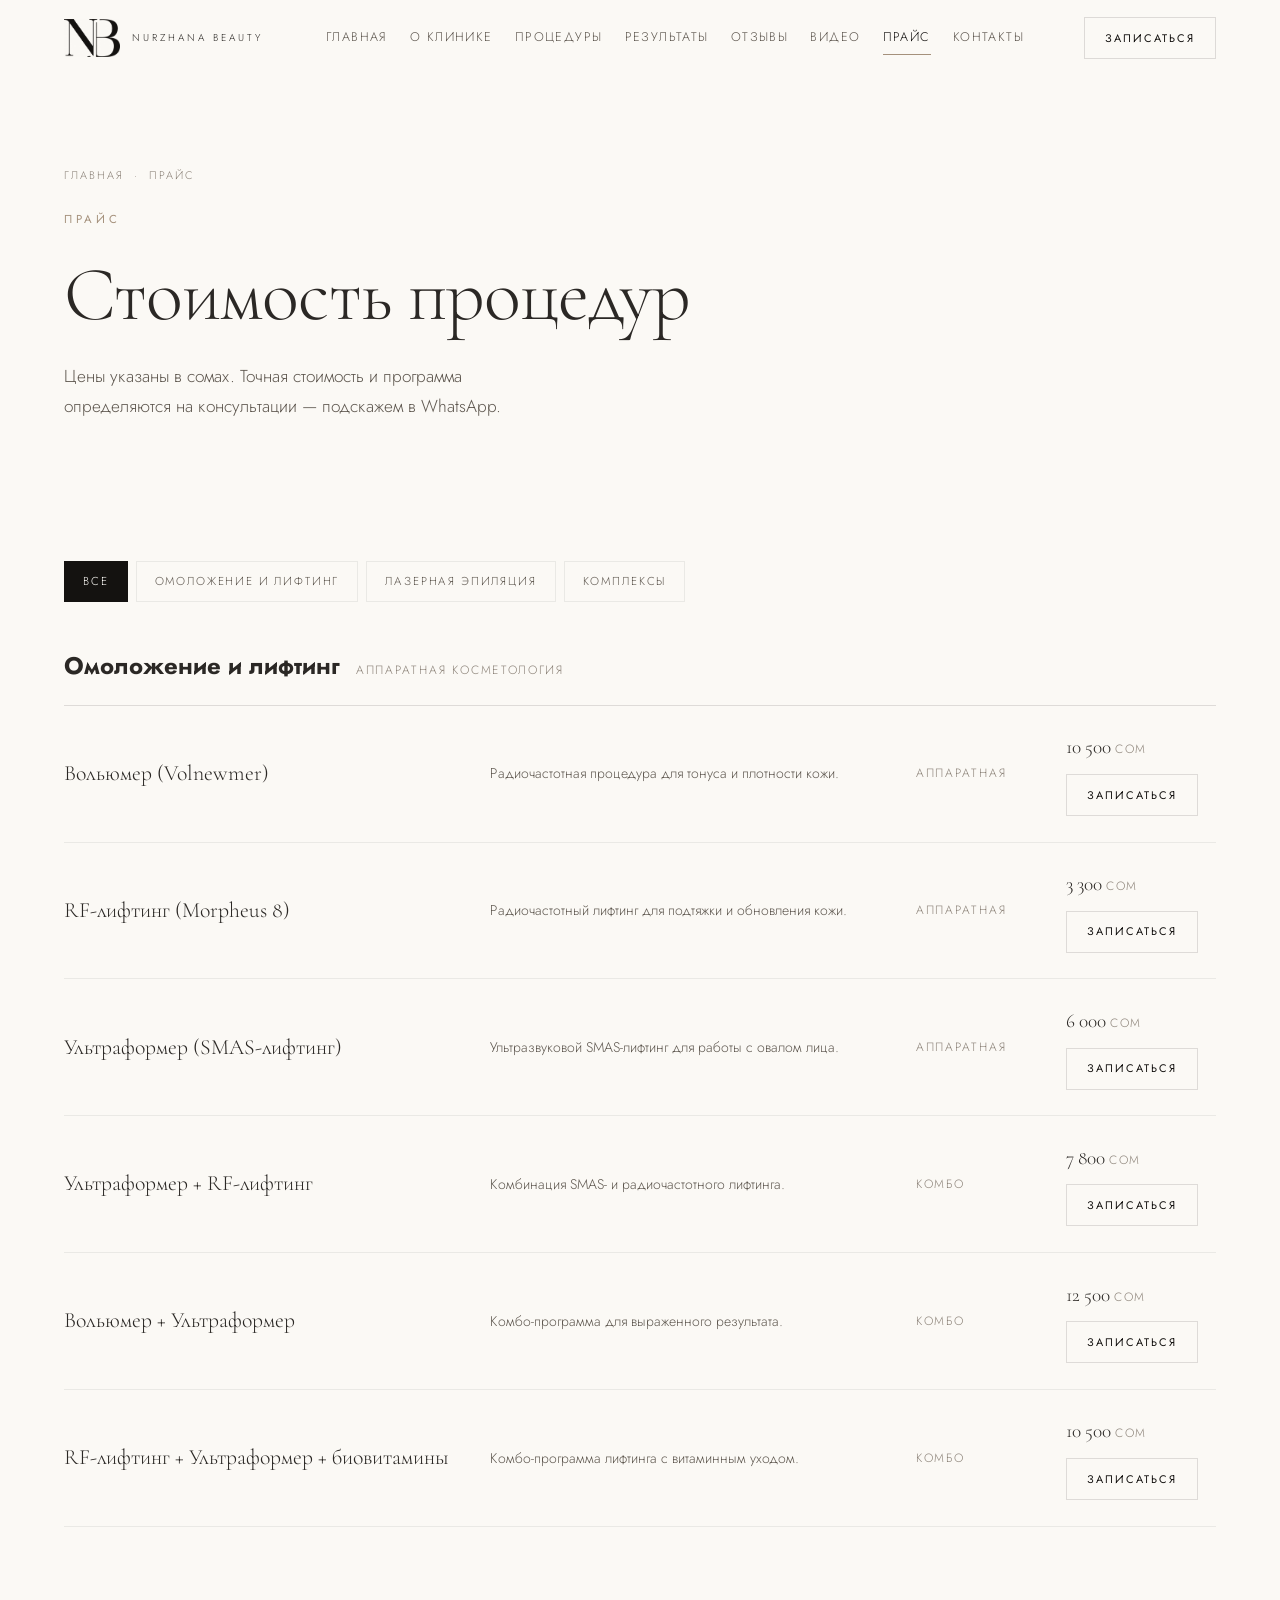
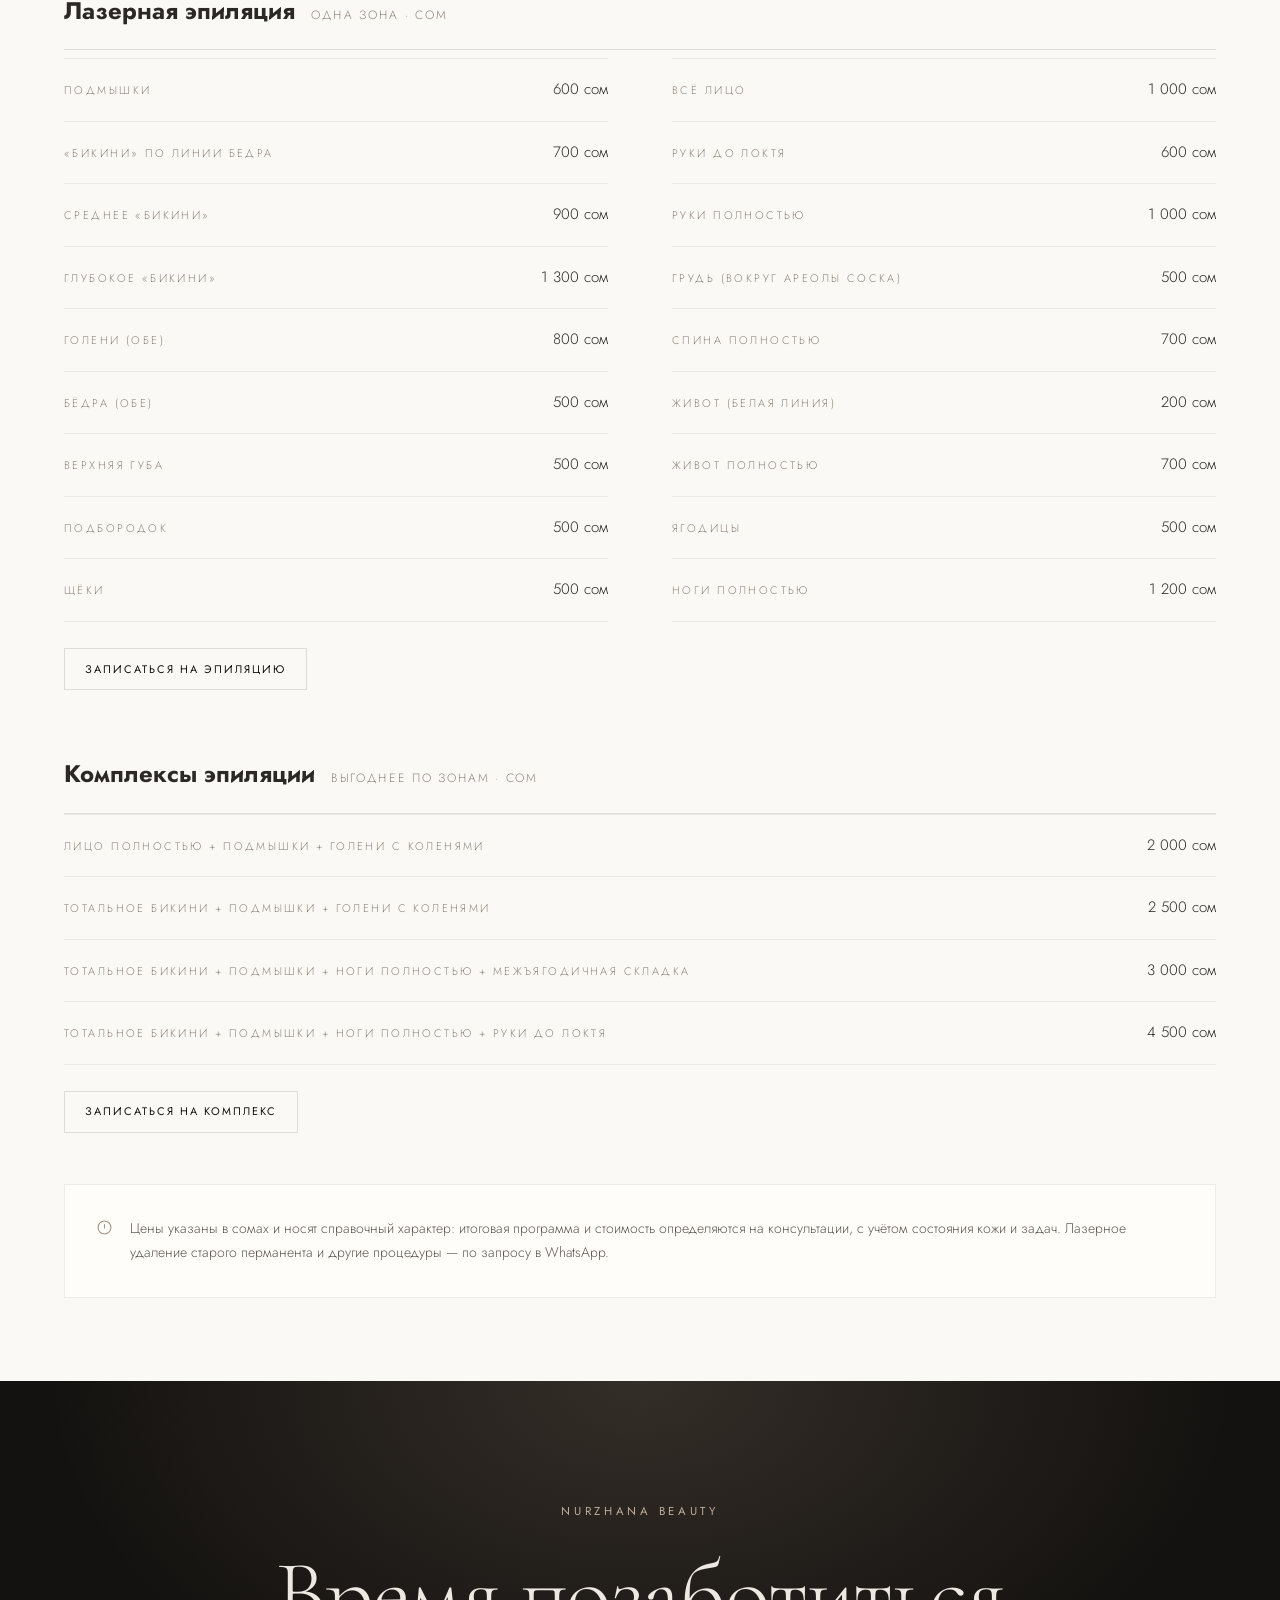
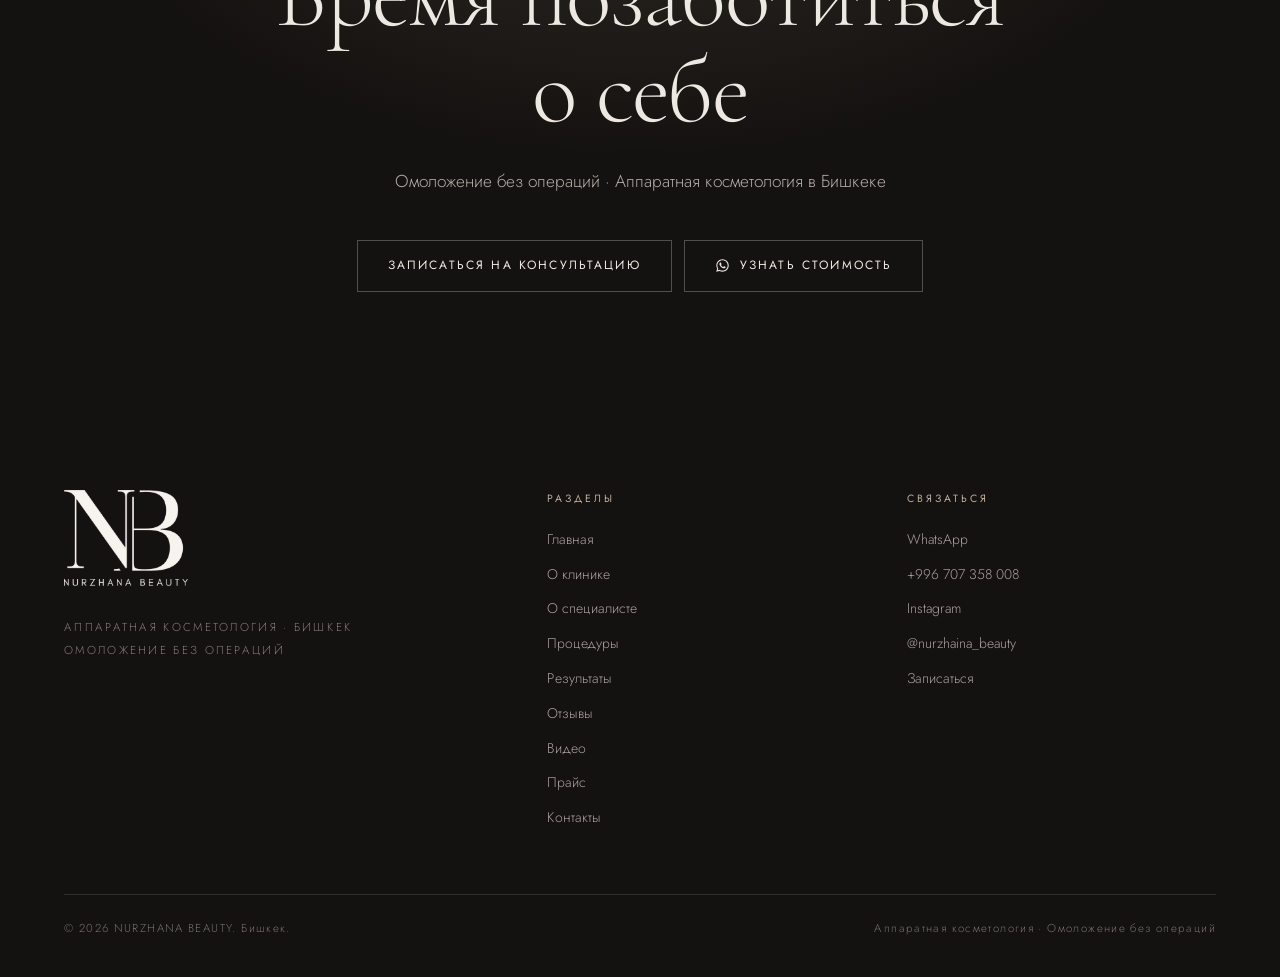
<file: price.html>
<!doctype html>
<html lang="ru">
<head>
<meta charset="utf-8">
<meta name="viewport" content="width=device-width,initial-scale=1">
<title>Стоимость процедур — NURZHANA BEAUTY, Бишкек</title>
<meta name="description" content="Прайс NURZHANA BEAUTY, Бишкек: RF-лифтинг, SMAS-лифтинг (Ультраформер), Volnewmer, биоревитализация и лазерная эпиляция. Цены в сомах.">
<meta name="theme-color" content="#FBF9F5">
<meta property="og:type" content="website">
<meta property="og:site_name" content="NURZHANA BEAUTY">
<meta property="og:locale" content="ru_RU">
<meta property="og:title" content="Стоимость процедур — NURZHANA BEAUTY">
<meta property="og:description" content="Аппаратная косметология и лазерная эпиляция в Бишкеке. Актуальный прайс.">
<meta property="og:image" content="assets/img/og.jpg">
<meta property="og:image:width" content="1200">
<meta property="og:image:height" content="630">
<meta name="twitter:card" content="summary_large_image">
<link rel="icon" href="assets/img/favicon-32.png" sizes="32x32">
<link rel="apple-touch-icon" href="assets/img/apple-touch-icon.png">
<link rel="preconnect" href="https://fonts.googleapis.com">
<link rel="preconnect" href="https://fonts.gstatic.com" crossorigin>
<link rel="stylesheet" href="https://fonts.googleapis.com/css2?family=Cormorant+Garamond:ital,wght@0,300;0,400;1,300&family=Jost:wght@300;400;500&display=swap">
<link rel="stylesheet" href="assets/css/style.css">
<script defer src="assets/js/data.js"></script>
<script defer src="assets/js/main.js"></script>
</head>
<body>
<!--HEADER:START-->
<a class="skip" href="#main">Перейти к содержанию</a>

<header class="site-header">
  <div class="wrap site-header__in">
    <a class="logo" href="index.html" aria-label="NURZHANA BEAUTY — на главную">
      <img class="logo__mark" src="assets/img/logo-mark.png" alt="" width="56" height="38" aria-hidden="true"
           onerror="document.documentElement.classList.add('no-logo-img');this.remove()">
      <span class="logo__mono" aria-hidden="true">NB</span>
      <span class="logo__word">Nurzhana Beauty</span>
    </a>

    <nav class="nav" aria-label="Основная навигация">
      <a href="index.html">Главная</a>
      <a href="about.html">О клинике</a>
      <a href="procedures.html">Процедуры</a>
      <a href="results.html">Результаты</a>
      <a href="reviews.html">Отзывы</a>
      <a href="video.html">Видео</a>
      <a href="price.html">Прайс</a>
      <a href="contacts.html">Контакты</a>
    </nav>

    <a class="btn btn--ghost btn--sm header-cta" href="contacts.html#zapis" data-cta-book><span>Записаться</span></a>

    <button class="burger" type="button" aria-label="Открыть меню" aria-expanded="false" aria-controls="drawer">
      <span></span><span></span>
    </button>
  </div>
</header>

<div class="drawer" id="drawer" aria-hidden="true">
  <nav aria-label="Мобильная навигация">
    <a href="index.html">Главная</a>
    <a href="about.html">О клинике</a>
    <a href="procedures.html">Процедуры</a>
    <a href="results.html">Результаты</a>
    <a href="reviews.html">Отзывы</a>
    <a href="video.html">Видео</a>
    <a href="price.html">Прайс</a>
    <a href="contacts.html">Контакты</a>
  </nav>
  <div class="drawer__meta">
    <a class="btn btn--wide" href="#" data-wa="default"><span>Написать в WhatsApp</span></a>
    <div class="drawer__sub">
      <a href="specialist.html">О специалисте</a>
      <a href="https://www.instagram.com/nurzhaina_beauty/" target="_blank" rel="noopener">Instagram</a>
      <a href="tel:+996707358008">+996 707 358 008</a>
    </div>
  </div>
</div>

<a class="fab" href="#" data-wa="default" aria-label="Написать в WhatsApp">
  <span class="fab__ico" aria-hidden="true">
    <svg width="21" height="21" viewBox="0 0 24 24" fill="currentColor"><path d="M12.04 2C6.58 2 2.13 6.45 2.13 11.91c0 1.75.46 3.46 1.32 4.96L2 22l5.25-1.38a9.9 9.9 0 004.79 1.22h.01c5.46 0 9.91-4.45 9.91-9.91 0-2.65-1.03-5.14-2.9-7.01A9.82 9.82 0 0012.04 2zm0 18.15h-.01a8.23 8.23 0 01-4.19-1.15l-.3-.18-3.12.82.83-3.04-.2-.31a8.19 8.19 0 01-1.26-4.38c0-4.54 3.7-8.23 8.25-8.23 2.2 0 4.27.86 5.83 2.42a8.19 8.19 0 012.41 5.82c0 4.54-3.7 8.23-8.24 8.23zm4.52-6.16c-.25-.12-1.47-.72-1.69-.81-.23-.08-.39-.12-.56.13-.16.24-.64.8-.79.97-.14.16-.29.19-.54.06-.25-.12-1.05-.39-1.99-1.23-.74-.66-1.23-1.47-1.38-1.72-.14-.25-.01-.38.11-.5.11-.11.25-.29.37-.44.12-.14.16-.25.25-.41.08-.17.04-.31-.02-.43-.06-.12-.56-1.34-.76-1.84-.2-.48-.4-.42-.56-.43h-.47c-.16 0-.43.06-.65.31-.22.25-.86.84-.86 2.05s.88 2.38 1 2.54c.12.17 1.73 2.64 4.2 3.7.59.25 1.04.4 1.4.52.59.19 1.12.16 1.55.1.47-.07 1.47-.6 1.68-1.18.21-.58.21-1.07.14-1.18-.06-.11-.22-.17-.47-.29z"/></svg>
  </span>
  <span class="fab__tx">Написать в WhatsApp</span>
</a>

<nav class="mbar" aria-label="Быстрые действия">
  <div class="mbar__in">
    <a href="#" data-wa="default">
      <svg viewBox="0 0 24 24" fill="currentColor" aria-hidden="true"><path d="M12.04 2C6.58 2 2.13 6.45 2.13 11.91c0 1.75.46 3.46 1.32 4.96L2 22l5.25-1.38a9.9 9.9 0 004.79 1.22h.01c5.46 0 9.91-4.45 9.91-9.91 0-2.65-1.03-5.14-2.9-7.01A9.82 9.82 0 0012.04 2zm0 18.15h-.01a8.23 8.23 0 01-4.19-1.15l-.3-.18-3.12.82.83-3.04-.2-.31a8.19 8.19 0 01-1.26-4.38c0-4.54 3.7-8.23 8.25-8.23 2.2 0 4.27.86 5.83 2.42a8.19 8.19 0 012.41 5.82c0 4.54-3.7 8.23-8.24 8.23zm4.52-6.16c-.25-.12-1.47-.72-1.69-.81-.23-.08-.39-.12-.56.13-.16.24-.64.8-.79.97-.14.16-.29.19-.54.06-.25-.12-1.05-.39-1.99-1.23-.74-.66-1.23-1.47-1.38-1.72-.14-.25-.01-.38.11-.5.11-.11.25-.29.37-.44.12-.14.16-.25.25-.41.08-.17.04-.31-.02-.43-.06-.12-.56-1.34-.76-1.84-.2-.48-.4-.42-.56-.43h-.47c-.16 0-.43.06-.65.31-.22.25-.86.84-.86 2.05s.88 2.38 1 2.54c.12.17 1.73 2.64 4.2 3.7.59.25 1.04.4 1.4.52.59.19 1.12.16 1.55.1.47-.07 1.47-.6 1.68-1.18.21-.58.21-1.07.14-1.18-.06-.11-.22-.17-.47-.29z"/></svg>
      WhatsApp
    </a>
    <a href="contacts.html#zapis" class="is-primary" data-cta-book>
      <svg viewBox="0 0 24 24" fill="none" stroke="currentColor" stroke-width="1.4" aria-hidden="true"><rect x="3" y="5" width="18" height="16" rx="2"/><path d="M3 10h18M8 3v4M16 3v4"/></svg>
      Записаться
    </a>
    <a href="https://www.instagram.com/nurzhaina_beauty/" target="_blank" rel="noopener">
      <svg viewBox="0 0 24 24" fill="none" stroke="currentColor" stroke-width="1.4" aria-hidden="true"><rect x="2.5" y="2.5" width="19" height="19" rx="5.5"/><circle cx="12" cy="12" r="4"/><circle cx="17.4" cy="6.6" r="1.1" fill="currentColor" stroke="none"/></svg>
      Instagram
    </a>
  </div>
</nav>
<!--HEADER:END-->

<main id="main">

  <section class="phero wrap">
    <div class="phero__in">
      <nav class="crumbs" aria-label="Хлебные крошки" data-reveal="fade">
        <a href="index.html">Главная</a><span>·</span><span>Прайс</span>
      </nav>
      <p class="eyebrow" data-reveal="fade">Прайс</p>
      <h1 class="h1" data-reveal data-d="60">Стоимость процедур</h1>
      <p class="lead mw-50" data-reveal data-d="140">Цены указаны в сомах. Точная стоимость и программа определяются на консультации — подскажем в WhatsApp.</p>
    </div>
  </section>

  <section class="sec sec--tight wrap">
    <div class="filters" data-filter-group="#price-list" role="group" aria-label="Фильтр по разделам прайса" data-reveal="fade">
      <button type="button" data-filter="all" aria-pressed="true">Все</button>
      <button type="button" data-filter="omolozhenie" aria-pressed="false">Омоложение и лифтинг</button>
      <button type="button" data-filter="epilyaciya" aria-pressed="false">Лазерная эпиляция</button>
      <button type="button" data-filter="kompleks" aria-pressed="false">Комплексы</button>
    </div>

    <div id="price-list">

      <!-- ОМОЛОЖЕНИЕ И ЛИФТИНГ -->
      <section class="price-group" data-group-cat="omolozhenie" data-reveal="fade">
        <div class="price-group__h"><h2>Омоложение и лифтинг</h2><span class="tiny">Аппаратная косметология</span></div>

        <div class="price-row">
          <div><h3 class="price-row__t">Вольюмер (Volnewmer)</h3></div>
          <p class="price-row__d">Радиочастотная процедура для тонуса и плотности кожи.</p>
          <p class="price-row__m">Аппаратная</p>
          <div class="price-row__cta" style="display:flex;flex-direction:column;gap:10px;align-items:flex-start">
            <p class="price-row__p">10 500 <em>сом</em></p>
            <a class="btn btn--ghost btn--sm" href="#" data-wa="price" data-wa-text="Здравствуйте! Хочу записаться на процедуру «Вольюмер (Volnewmer)» в NURZHANA BEAUTY. Подскажите ближайшее время."><span>Записаться</span></a>
          </div>
        </div>

        <div class="price-row">
          <div><h3 class="price-row__t">RF-лифтинг (Morpheus 8)</h3></div>
          <p class="price-row__d">Радиочастотный лифтинг для подтяжки и обновления кожи.</p>
          <p class="price-row__m">Аппаратная</p>
          <div class="price-row__cta" style="display:flex;flex-direction:column;gap:10px;align-items:flex-start">
            <p class="price-row__p">3 300 <em>сом</em></p>
            <a class="btn btn--ghost btn--sm" href="#" data-wa="price" data-wa-text="Здравствуйте! Хочу записаться на «RF-лифтинг (Morpheus 8)» в NURZHANA BEAUTY. Подскажите ближайшее время."><span>Записаться</span></a>
          </div>
        </div>

        <div class="price-row">
          <div><h3 class="price-row__t">Ультраформер (SMAS-лифтинг)</h3></div>
          <p class="price-row__d">Ультразвуковой SMAS-лифтинг для работы с овалом лица.</p>
          <p class="price-row__m">Аппаратная</p>
          <div class="price-row__cta" style="display:flex;flex-direction:column;gap:10px;align-items:flex-start">
            <p class="price-row__p">6 000 <em>сом</em></p>
            <a class="btn btn--ghost btn--sm" href="#" data-wa="price" data-wa-text="Здравствуйте! Хочу записаться на «Ультраформер (SMAS-лифтинг)» в NURZHANA BEAUTY. Подскажите ближайшее время."><span>Записаться</span></a>
          </div>
        </div>

        <div class="price-row">
          <div><h3 class="price-row__t">Ультраформер + RF-лифтинг</h3></div>
          <p class="price-row__d">Комбинация SMAS- и радиочастотного лифтинга.</p>
          <p class="price-row__m">Комбо</p>
          <div class="price-row__cta" style="display:flex;flex-direction:column;gap:10px;align-items:flex-start">
            <p class="price-row__p">7 800 <em>сом</em></p>
            <a class="btn btn--ghost btn--sm" href="#" data-wa="price" data-wa-text="Здравствуйте! Хочу записаться на комбо «Ультраформер + RF-лифтинг» в NURZHANA BEAUTY. Подскажите ближайшее время."><span>Записаться</span></a>
          </div>
        </div>

        <div class="price-row">
          <div><h3 class="price-row__t">Вольюмер + Ультраформер</h3></div>
          <p class="price-row__d">Комбо-программа для выраженного результата.</p>
          <p class="price-row__m">Комбо</p>
          <div class="price-row__cta" style="display:flex;flex-direction:column;gap:10px;align-items:flex-start">
            <p class="price-row__p">12 500 <em>сом</em></p>
            <a class="btn btn--ghost btn--sm" href="#" data-wa="price" data-wa-text="Здравствуйте! Хочу записаться на комбо «Вольюмер + Ультраформер» в NURZHANA BEAUTY. Подскажите ближайшее время."><span>Записаться</span></a>
          </div>
        </div>

        <div class="price-row">
          <div><h3 class="price-row__t">RF-лифтинг + Ультраформер + биовитамины</h3></div>
          <p class="price-row__d">Комбо-программа лифтинга с витаминным уходом.</p>
          <p class="price-row__m">Комбо</p>
          <div class="price-row__cta" style="display:flex;flex-direction:column;gap:10px;align-items:flex-start">
            <p class="price-row__p">10 500 <em>сом</em></p>
            <a class="btn btn--ghost btn--sm" href="#" data-wa="price" data-wa-text="Здравствуйте! Хочу записаться на комбо «RF-лифтинг + Ультраформер + биовитамины» в NURZHANA BEAUTY. Подскажите ближайшее время."><span>Записаться</span></a>
          </div>
        </div>
      </section>

      <!-- ЛАЗЕРНАЯ ЭПИЛЯЦИЯ -->
      <section class="price-group" data-group-cat="epilyaciya" data-reveal="fade">
        <div class="price-group__h"><h2>Лазерная эпиляция</h2><span class="tiny">Одна зона · сом</span></div>
        <div class="pricecols">
          <div class="dl">
            <div class="dl__i"><span class="dl__k">Подмышки</span><span class="dl__v">600 сом</span></div>
            <div class="dl__i"><span class="dl__k">«Бикини» по линии бедра</span><span class="dl__v">700 сом</span></div>
            <div class="dl__i"><span class="dl__k">Среднее «бикини»</span><span class="dl__v">900 сом</span></div>
            <div class="dl__i"><span class="dl__k">Глубокое «бикини»</span><span class="dl__v">1 300 сом</span></div>
            <div class="dl__i"><span class="dl__k">Голени (обе)</span><span class="dl__v">800 сом</span></div>
            <div class="dl__i"><span class="dl__k">Бёдра (обе)</span><span class="dl__v">500 сом</span></div>
            <div class="dl__i"><span class="dl__k">Верхняя губа</span><span class="dl__v">500 сом</span></div>
            <div class="dl__i"><span class="dl__k">Подбородок</span><span class="dl__v">500 сом</span></div>
            <div class="dl__i"><span class="dl__k">Щёки</span><span class="dl__v">500 сом</span></div>
          </div>
          <div class="dl">
            <div class="dl__i"><span class="dl__k">Всё лицо</span><span class="dl__v">1 000 сом</span></div>
            <div class="dl__i"><span class="dl__k">Руки до локтя</span><span class="dl__v">600 сом</span></div>
            <div class="dl__i"><span class="dl__k">Руки полностью</span><span class="dl__v">1 000 сом</span></div>
            <div class="dl__i"><span class="dl__k">Грудь (вокруг ареолы соска)</span><span class="dl__v">500 сом</span></div>
            <div class="dl__i"><span class="dl__k">Спина полностью</span><span class="dl__v">700 сом</span></div>
            <div class="dl__i"><span class="dl__k">Живот (белая линия)</span><span class="dl__v">200 сом</span></div>
            <div class="dl__i"><span class="dl__k">Живот полностью</span><span class="dl__v">700 сом</span></div>
            <div class="dl__i"><span class="dl__k">Ягодицы</span><span class="dl__v">500 сом</span></div>
            <div class="dl__i"><span class="dl__k">Ноги полностью</span><span class="dl__v">1 200 сом</span></div>
          </div>
        </div>
        <div style="margin-top:26px">
          <a class="btn btn--ghost btn--sm" href="#" data-wa="price" data-wa-text="Здравствуйте! Хочу записаться на лазерную эпиляцию в NURZHANA BEAUTY. Подскажите ближайшее время."><span>Записаться на эпиляцию</span></a>
        </div>
      </section>

      <!-- КОМПЛЕКСЫ -->
      <section class="price-group" data-group-cat="kompleks" data-reveal="fade">
        <div class="price-group__h"><h2>Комплексы эпиляции</h2><span class="tiny">Выгоднее по зонам · сом</span></div>
        <div class="dl">
          <div class="dl__i"><span class="dl__k">Лицо полностью + подмышки + голени с коленями</span><span class="dl__v">2 000 сом</span></div>
          <div class="dl__i"><span class="dl__k">Тотальное бикини + подмышки + голени с коленями</span><span class="dl__v">2 500 сом</span></div>
          <div class="dl__i"><span class="dl__k">Тотальное бикини + подмышки + ноги полностью + межъягодичная складка</span><span class="dl__v">3 000 сом</span></div>
          <div class="dl__i"><span class="dl__k">Тотальное бикини + подмышки + ноги полностью + руки до локтя</span><span class="dl__v">4 500 сом</span></div>
        </div>
        <div style="margin-top:26px">
          <a class="btn btn--ghost btn--sm" href="#" data-wa="price" data-wa-text="Здравствуйте! Хочу записаться на комплекс лазерной эпиляции в NURZHANA BEAUTY. Подскажите ближайшее время."><span>Записаться на комплекс</span></a>
        </div>
      </section>

    </div>

    <p class="price-note" data-reveal>
      <svg width="15" height="15" viewBox="0 0 14 14" fill="none" stroke="currentColor"><circle cx="7" cy="7" r="6"/><path d="M7 4v4M7 10h.01"/></svg>
      <span>Цены указаны в сомах и носят справочный характер: итоговая программа и стоимость определяются на консультации, с учётом состояния кожи и задач. Лазерное удаление старого перманента и другие процедуры — по запросу в WhatsApp.</span>
    </p>
  </section>

  <section class="sec sec--ink final">
    <div class="wrap final__in">
      <p class="eyebrow" data-reveal="fade">NURZHANA BEAUTY</p>
      <h2 class="display" data-reveal data-d="60">Время позаботиться<br>о себе</h2>
      <p class="lead" data-reveal data-d="120">Омоложение без операций · Аппаратная косметология в Бишкеке</p>
      <div class="btn-row" data-reveal data-d="180" style="margin-top:clamp(28px,3.4vw,44px)">
        <a class="btn btn--light" href="contacts.html#zapis" data-cta-book><span>Записаться на консультацию</span></a>
        <a class="btn btn--light" href="#" data-wa="price" data-wa-ico><span>Узнать стоимость</span></a>
      </div>
    </div>
  </section>

</main>

<!--FOOTER:START-->
<footer class="site-footer">
  <div class="wrap">
    <div class="footer-grid">
      <div>
        <a class="logo logo--full" href="index.html" aria-label="NURZHANA BEAUTY — на главную">
          <img class="logo__full" src="assets/img/logo-full-light.png" alt="NURZHANA BEAUTY" width="124" height="96" loading="lazy" decoding="async"
               onerror="document.documentElement.classList.add('no-logo-img');this.remove()">
          <span class="logo__mono" aria-hidden="true">NB</span>
          <span class="logo__word">Nurzhana Beauty</span>
        </a>
        <p class="footer-tag">Аппаратная косметология · Бишкек<br>Омоложение без операций</p>
      </div>

      <div class="footer-col">
        <h4>Разделы</h4>
        <ul>
          <li><a href="index.html">Главная</a></li>
          <li><a href="about.html">О клинике</a></li>
          <li><a href="specialist.html">О специалисте</a></li>
          <li><a href="procedures.html">Процедуры</a></li>
          <li><a href="results.html">Результаты</a></li>
          <li><a href="reviews.html">Отзывы</a></li>
          <li><a href="video.html">Видео</a></li>
          <li><a href="price.html">Прайс</a></li>
          <li><a href="contacts.html">Контакты</a></li>
        </ul>
      </div>

      <div class="footer-col">
        <h4>Связаться</h4>
        <ul>
          <li><a href="#" data-wa="default">WhatsApp</a></li>
          <li><a href="tel:+996707358008">+996 707 358 008</a></li>
          <li><a href="https://www.instagram.com/nurzhaina_beauty/" target="_blank" rel="noopener">Instagram</a></li>
          <li><a href="https://www.instagram.com/nurzhaina_beauty/" target="_blank" rel="noopener">@nurzhaina_beauty</a></li>
          <li><a href="contacts.html#zapis" data-cta-book>Записаться</a></li>
        </ul>
      </div>
    </div>

    <div class="footer-bot">
      <span>© <span data-year>2026</span> NURZHANA BEAUTY. Бишкек.</span>
      <span>Аппаратная косметология · Омоложение без операций</span>
    </div>
  </div>
</footer>
<!--FOOTER:END-->
</body>
</html>
</file>
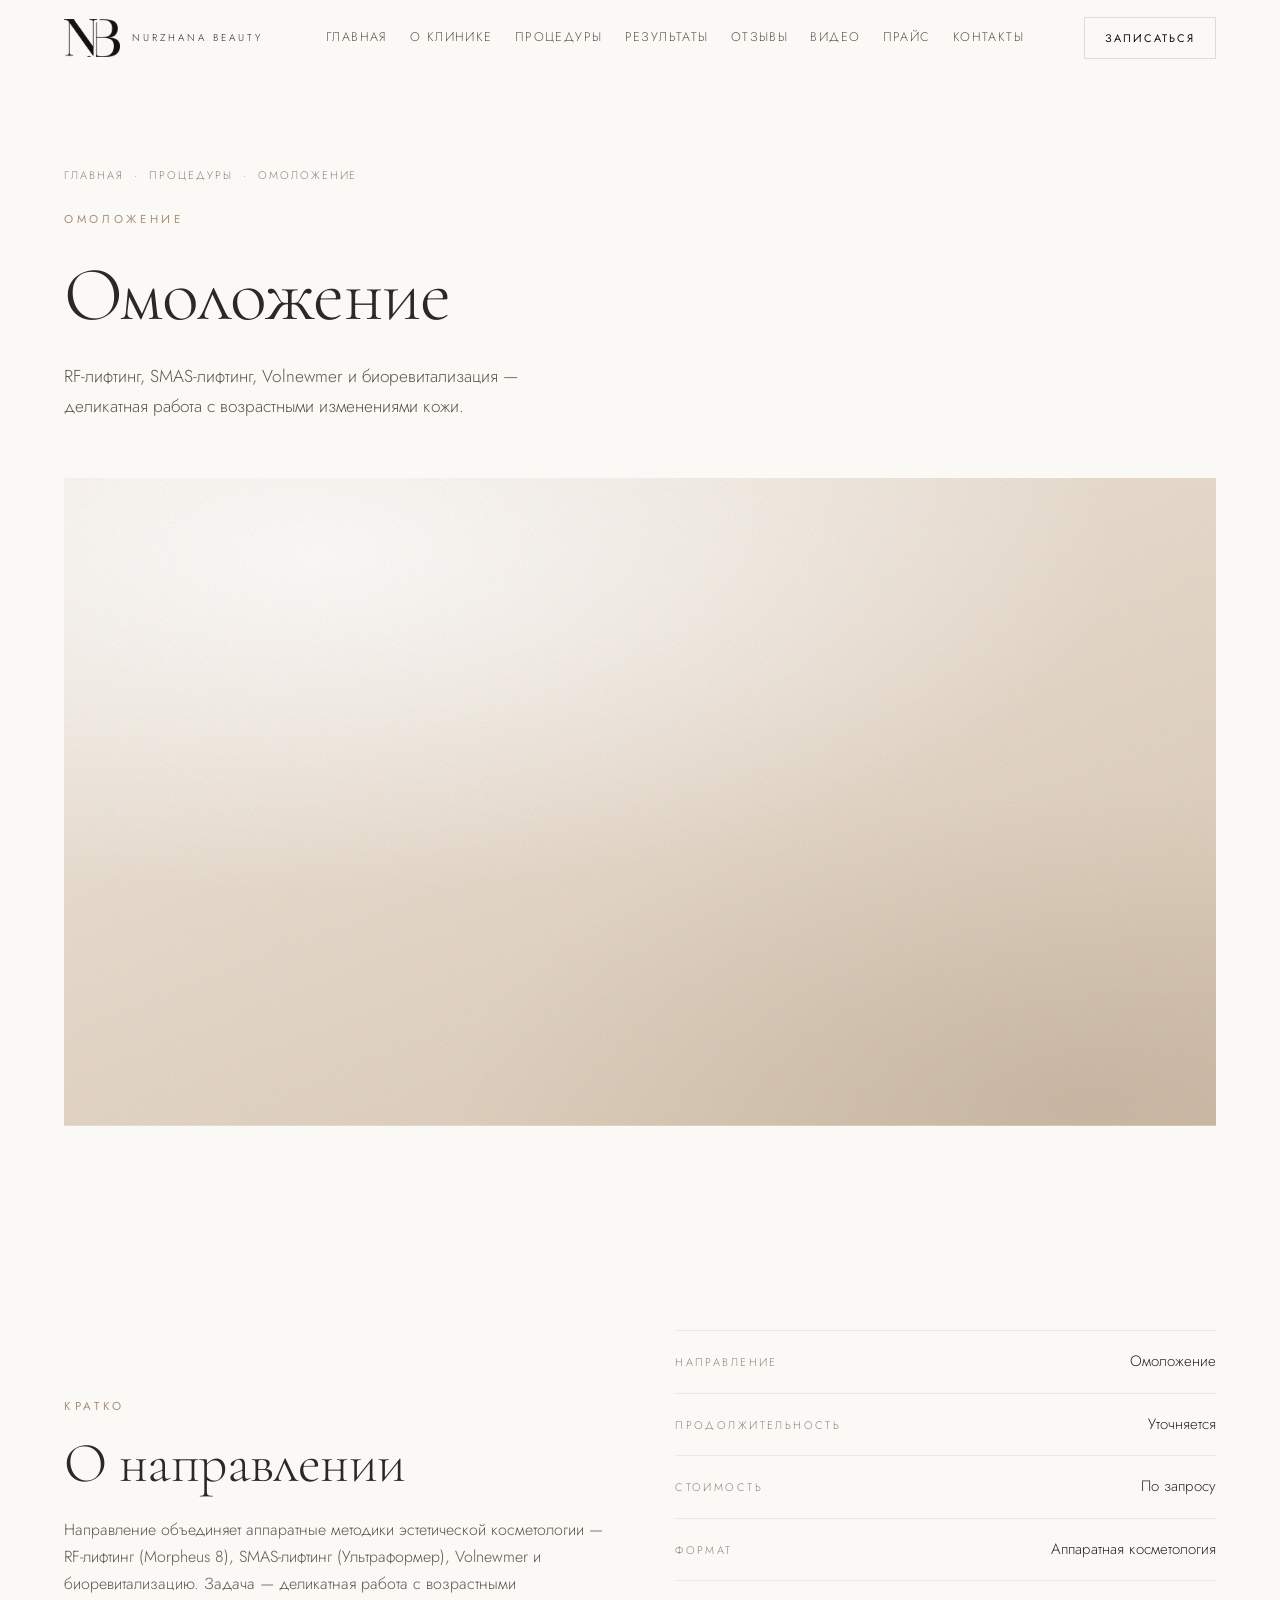
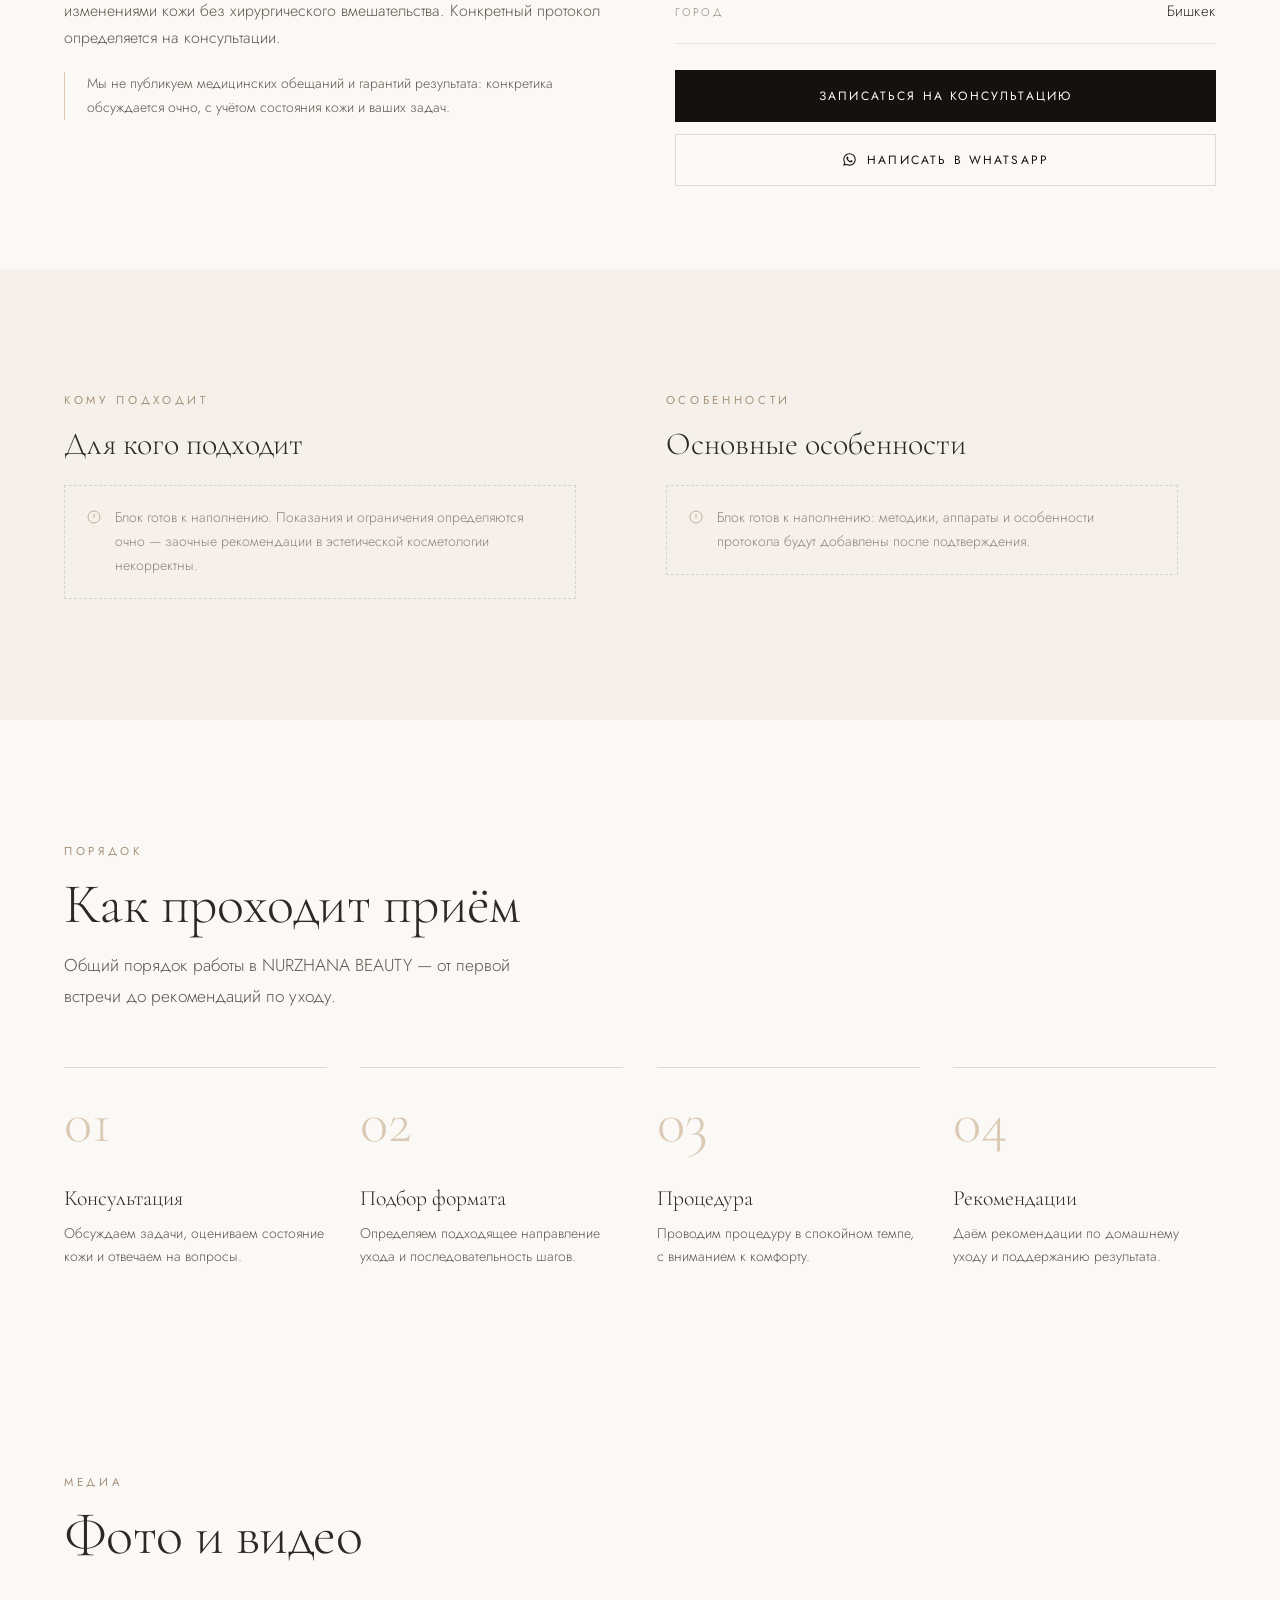
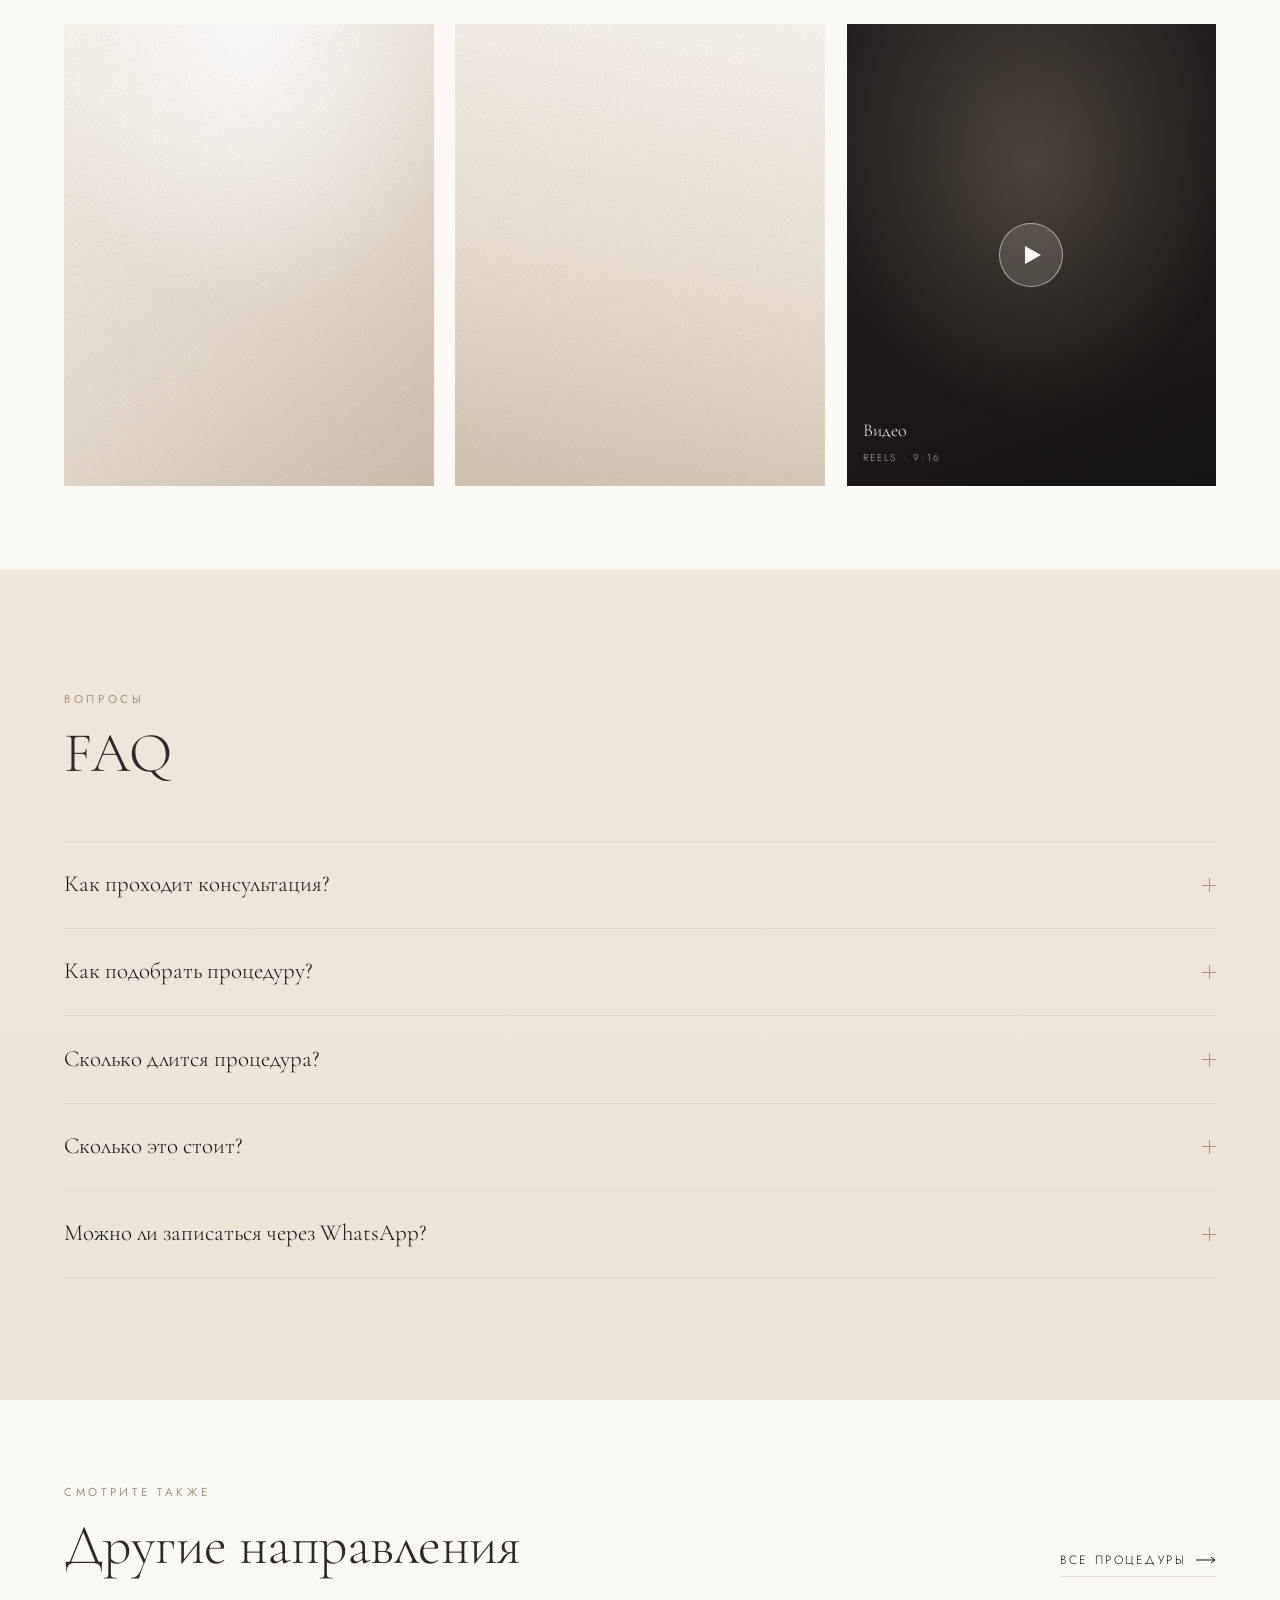
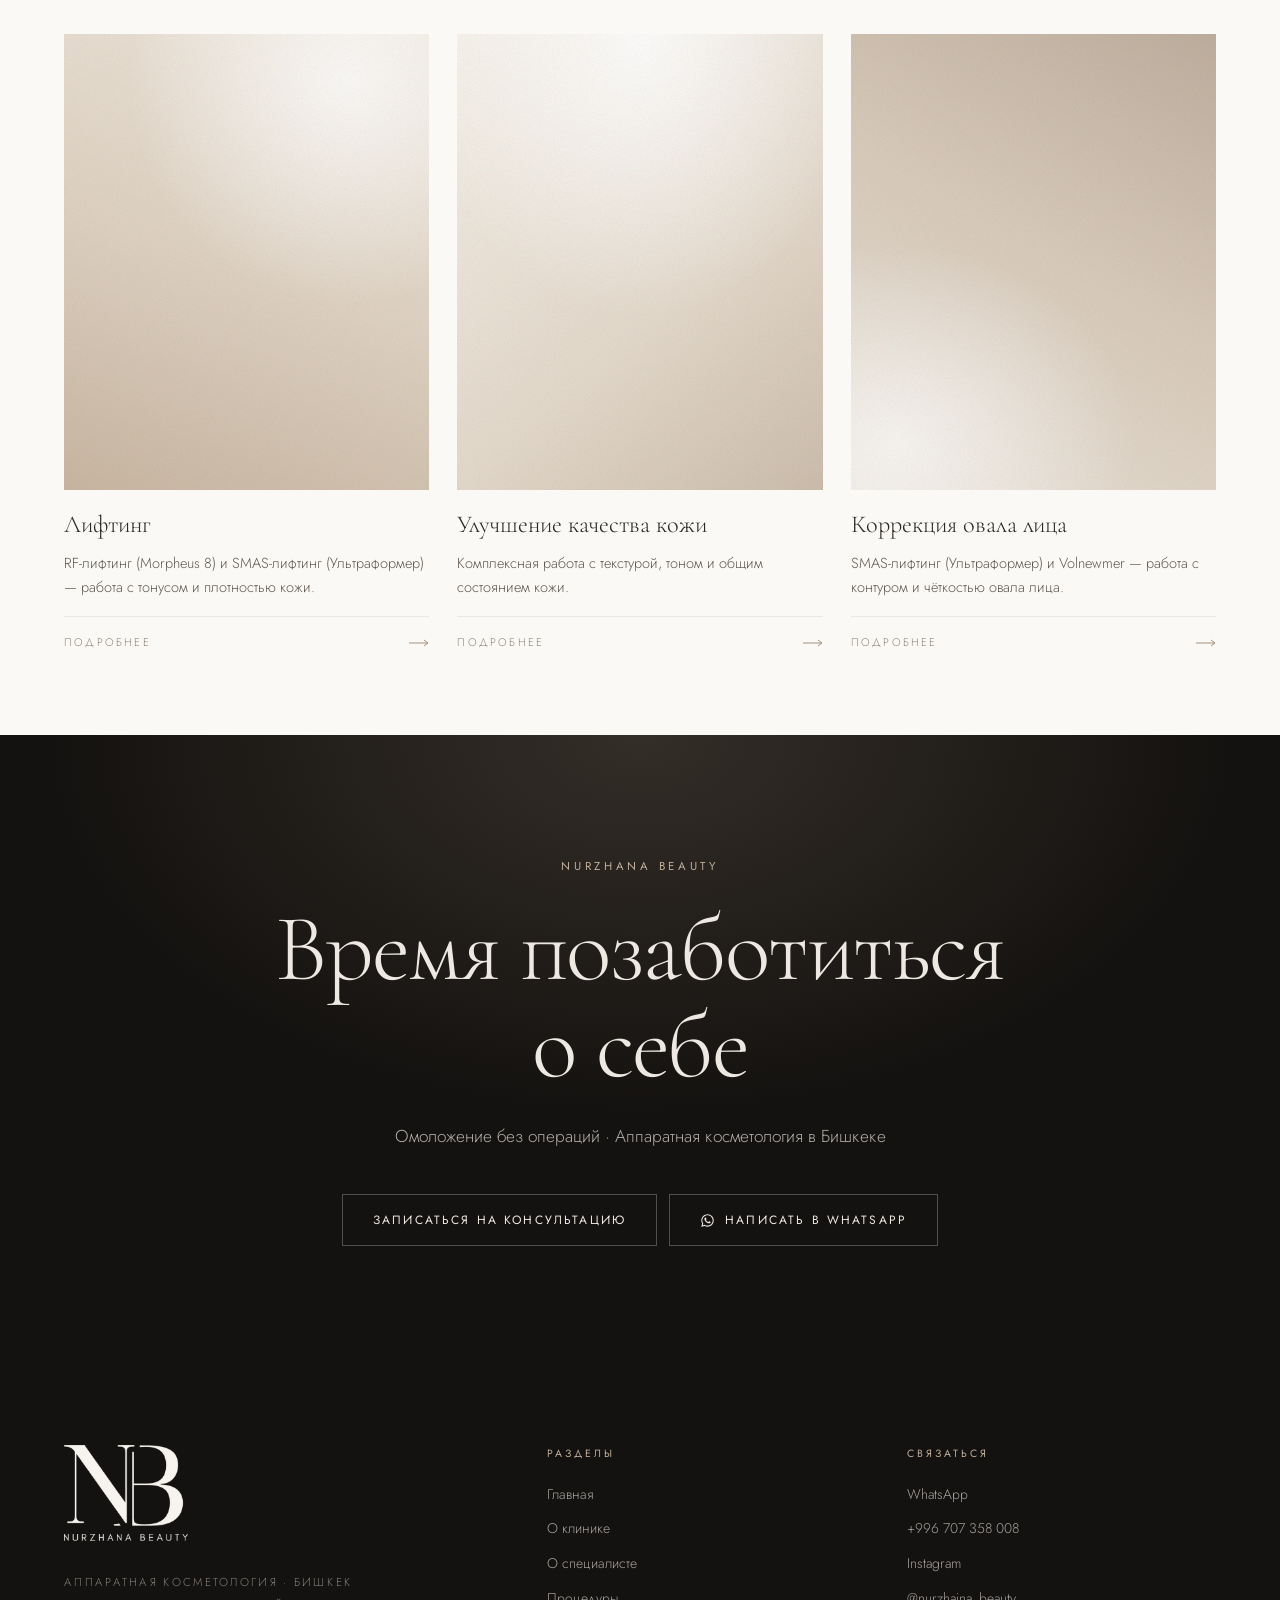
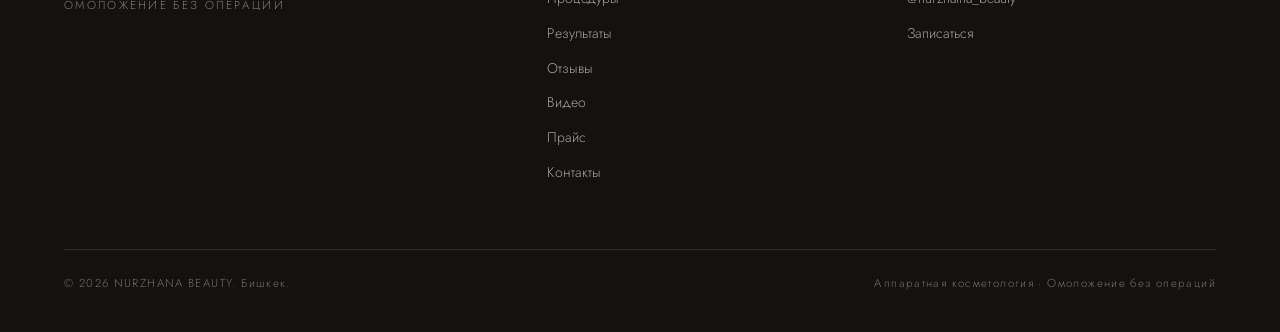
<file: procedure.html>
<!doctype html>
<html lang="ru">
<head>
<meta charset="utf-8">
<meta name="viewport" content="width=device-width,initial-scale=1">
<title>Процедура — NURZHANA BEAUTY</title>
<meta name="description" content="Направление эстетической косметологии в NURZHANA BEAUTY, Бишкек. Программа подбирается индивидуально на консультации.">
<meta name="theme-color" content="#FBF9F5">
<meta name="robots" content="index,follow">
<meta property="og:type" content="website">
<meta property="og:site_name" content="NURZHANA BEAUTY">
<meta property="og:locale" content="ru_RU">
<meta property="og:title" content="Процедура — NURZHANA BEAUTY">
<meta property="og:description" content="Аппаратная косметология в Бишкеке. Омоложение без операций.">
<meta property="og:image" content="assets/img/og.jpg">
<meta property="og:image:width" content="1200">
<meta property="og:image:height" content="630">
<meta name="twitter:card" content="summary_large_image">
<link rel="icon" href="assets/img/favicon-32.png" sizes="32x32">
<link rel="apple-touch-icon" href="assets/img/apple-touch-icon.png">
<link rel="preconnect" href="https://fonts.googleapis.com">
<link rel="preconnect" href="https://fonts.gstatic.com" crossorigin>
<link rel="stylesheet" href="https://fonts.googleapis.com/css2?family=Cormorant+Garamond:ital,wght@0,300;0,400;1,300&family=Jost:wght@300;400;500&display=swap">
<link rel="stylesheet" href="assets/css/style.css">
<script defer src="assets/js/data.js"></script>
<script defer src="assets/js/main.js"></script>
</head>
<body data-procedure-root>
<!--HEADER:START-->
<a class="skip" href="#main">Перейти к содержанию</a>

<header class="site-header">
  <div class="wrap site-header__in">
    <a class="logo" href="index.html" aria-label="NURZHANA BEAUTY — на главную">
      <img class="logo__mark" src="assets/img/logo-mark.png" alt="" width="56" height="38" aria-hidden="true"
           onerror="document.documentElement.classList.add('no-logo-img');this.remove()">
      <span class="logo__mono" aria-hidden="true">NB</span>
      <span class="logo__word">Nurzhana Beauty</span>
    </a>

    <nav class="nav" aria-label="Основная навигация">
      <a href="index.html">Главная</a>
      <a href="about.html">О клинике</a>
      <a href="procedures.html">Процедуры</a>
      <a href="results.html">Результаты</a>
      <a href="reviews.html">Отзывы</a>
      <a href="video.html">Видео</a>
      <a href="price.html">Прайс</a>
      <a href="contacts.html">Контакты</a>
    </nav>

    <a class="btn btn--ghost btn--sm header-cta" href="contacts.html#zapis" data-cta-book><span>Записаться</span></a>

    <button class="burger" type="button" aria-label="Открыть меню" aria-expanded="false" aria-controls="drawer">
      <span></span><span></span>
    </button>
  </div>
</header>

<div class="drawer" id="drawer" aria-hidden="true">
  <nav aria-label="Мобильная навигация">
    <a href="index.html">Главная</a>
    <a href="about.html">О клинике</a>
    <a href="procedures.html">Процедуры</a>
    <a href="results.html">Результаты</a>
    <a href="reviews.html">Отзывы</a>
    <a href="video.html">Видео</a>
    <a href="price.html">Прайс</a>
    <a href="contacts.html">Контакты</a>
  </nav>
  <div class="drawer__meta">
    <a class="btn btn--wide" href="#" data-wa="default"><span>Написать в WhatsApp</span></a>
    <div class="drawer__sub">
      <a href="specialist.html">О специалисте</a>
      <a href="https://www.instagram.com/nurzhaina_beauty/" target="_blank" rel="noopener">Instagram</a>
      <a href="tel:+996707358008">+996 707 358 008</a>
    </div>
  </div>
</div>

<a class="fab" href="#" data-wa="default" aria-label="Написать в WhatsApp">
  <span class="fab__ico" aria-hidden="true">
    <svg width="21" height="21" viewBox="0 0 24 24" fill="currentColor"><path d="M12.04 2C6.58 2 2.13 6.45 2.13 11.91c0 1.75.46 3.46 1.32 4.96L2 22l5.25-1.38a9.9 9.9 0 004.79 1.22h.01c5.46 0 9.91-4.45 9.91-9.91 0-2.65-1.03-5.14-2.9-7.01A9.82 9.82 0 0012.04 2zm0 18.15h-.01a8.23 8.23 0 01-4.19-1.15l-.3-.18-3.12.82.83-3.04-.2-.31a8.19 8.19 0 01-1.26-4.38c0-4.54 3.7-8.23 8.25-8.23 2.2 0 4.27.86 5.83 2.42a8.19 8.19 0 012.41 5.82c0 4.54-3.7 8.23-8.24 8.23zm4.52-6.16c-.25-.12-1.47-.72-1.69-.81-.23-.08-.39-.12-.56.13-.16.24-.64.8-.79.97-.14.16-.29.19-.54.06-.25-.12-1.05-.39-1.99-1.23-.74-.66-1.23-1.47-1.38-1.72-.14-.25-.01-.38.11-.5.11-.11.25-.29.37-.44.12-.14.16-.25.25-.41.08-.17.04-.31-.02-.43-.06-.12-.56-1.34-.76-1.84-.2-.48-.4-.42-.56-.43h-.47c-.16 0-.43.06-.65.31-.22.25-.86.84-.86 2.05s.88 2.38 1 2.54c.12.17 1.73 2.64 4.2 3.7.59.25 1.04.4 1.4.52.59.19 1.12.16 1.55.1.47-.07 1.47-.6 1.68-1.18.21-.58.21-1.07.14-1.18-.06-.11-.22-.17-.47-.29z"/></svg>
  </span>
  <span class="fab__tx">Написать в WhatsApp</span>
</a>

<nav class="mbar" aria-label="Быстрые действия">
  <div class="mbar__in">
    <a href="#" data-wa="default">
      <svg viewBox="0 0 24 24" fill="currentColor" aria-hidden="true"><path d="M12.04 2C6.58 2 2.13 6.45 2.13 11.91c0 1.75.46 3.46 1.32 4.96L2 22l5.25-1.38a9.9 9.9 0 004.79 1.22h.01c5.46 0 9.91-4.45 9.91-9.91 0-2.65-1.03-5.14-2.9-7.01A9.82 9.82 0 0012.04 2zm0 18.15h-.01a8.23 8.23 0 01-4.19-1.15l-.3-.18-3.12.82.83-3.04-.2-.31a8.19 8.19 0 01-1.26-4.38c0-4.54 3.7-8.23 8.25-8.23 2.2 0 4.27.86 5.83 2.42a8.19 8.19 0 012.41 5.82c0 4.54-3.7 8.23-8.24 8.23zm4.52-6.16c-.25-.12-1.47-.72-1.69-.81-.23-.08-.39-.12-.56.13-.16.24-.64.8-.79.97-.14.16-.29.19-.54.06-.25-.12-1.05-.39-1.99-1.23-.74-.66-1.23-1.47-1.38-1.72-.14-.25-.01-.38.11-.5.11-.11.25-.29.37-.44.12-.14.16-.25.25-.41.08-.17.04-.31-.02-.43-.06-.12-.56-1.34-.76-1.84-.2-.48-.4-.42-.56-.43h-.47c-.16 0-.43.06-.65.31-.22.25-.86.84-.86 2.05s.88 2.38 1 2.54c.12.17 1.73 2.64 4.2 3.7.59.25 1.04.4 1.4.52.59.19 1.12.16 1.55.1.47-.07 1.47-.6 1.68-1.18.21-.58.21-1.07.14-1.18-.06-.11-.22-.17-.47-.29z"/></svg>
      WhatsApp
    </a>
    <a href="contacts.html#zapis" class="is-primary" data-cta-book>
      <svg viewBox="0 0 24 24" fill="none" stroke="currentColor" stroke-width="1.4" aria-hidden="true"><rect x="3" y="5" width="18" height="16" rx="2"/><path d="M3 10h18M8 3v4M16 3v4"/></svg>
      Записаться
    </a>
    <a href="https://www.instagram.com/nurzhaina_beauty/" target="_blank" rel="noopener">
      <svg viewBox="0 0 24 24" fill="none" stroke="currentColor" stroke-width="1.4" aria-hidden="true"><rect x="2.5" y="2.5" width="19" height="19" rx="5.5"/><circle cx="12" cy="12" r="4"/><circle cx="17.4" cy="6.6" r="1.1" fill="currentColor" stroke="none"/></svg>
      Instagram
    </a>
  </div>
</nav>
<!--HEADER:END-->

<main id="main">

  <section class="phero wrap">
    <div class="phero__in">
      <nav class="crumbs" aria-label="Хлебные крошки" data-reveal="fade">
        <a href="index.html">Главная</a><span>·</span><a href="procedures.html">Процедуры</a><span>·</span><span data-p-title>Процедура</span>
      </nav>
      <p class="eyebrow" data-reveal="fade"><span data-p-cat>Направление</span></p>
      <h1 class="h1" data-reveal data-d="60"><span data-p-title>Процедура</span></h1>
      <p class="lead mw-50" data-reveal data-d="140" data-p-short></p>
    </div>
  </section>

  <section class="wrap" style="padding-bottom:var(--sec)">
    <div class="ratio r-16-9" data-reveal="img">
      <div class="ph" data-p-media></div>
    </div>
  </section>

  <section class="sec sec--tight wrap">
    <div class="split">
      <div class="split__copy">
        <p class="eyebrow" data-reveal="fade">Кратко</p>
        <h2 class="h2" data-reveal data-d="60" style="margin-top:18px">О направлении</h2>
        <p class="body" data-reveal data-d="120" data-p-intro></p>
        <p class="note" data-reveal data-d="180">Мы не публикуем медицинских обещаний и гарантий результата: конкретика обсуждается очно, с учётом состояния кожи и ваших задач.</p>
      </div>

      <div class="split__media">
        <div class="sticky-side" data-reveal data-d="100">
          <div class="dl">
            <div class="dl__i"><span class="dl__k">Направление</span><span class="dl__v" data-p-cat></span></div>
            <div class="dl__i"><span class="dl__k">Продолжительность</span><span class="dl__v" data-p-duration>Уточняется</span></div>
            <div class="dl__i"><span class="dl__k">Стоимость</span><span class="dl__v" data-p-price>По запросу</span></div>
            <div class="dl__i"><span class="dl__k">Формат</span><span class="dl__v">Аппаратная косметология</span></div>
            <div class="dl__i"><span class="dl__k">Город</span><span class="dl__v">Бишкек</span></div>
          </div>
          <div class="btn-row" style="margin-top:26px;flex-direction:column">
            <a class="btn btn--wide" href="contacts.html#zapis" data-cta-book><span>Записаться на консультацию</span></a>
            <a class="btn btn--ghost btn--wide" href="#" data-p-wa data-wa-ico><span>Написать в WhatsApp</span></a>
          </div>
        </div>
      </div>
    </div>
  </section>

  <section class="sec sec--milk">
    <div class="wrap">
      <div class="grid-2">
        <div data-reveal>
          <p class="eyebrow" style="margin-bottom:16px">Кому подходит</p>
          <h3 class="h3" style="margin-bottom:22px">Для кого подходит</h3>
          <ul data-p-forwhom>
            <li class="pending">
              <svg width="14" height="14" viewBox="0 0 14 14" fill="none" stroke="currentColor"><circle cx="7" cy="7" r="6"/><path d="M7 4v4M7 10h.01"/></svg>
              <span>Блок готов к наполнению. Показания и ограничения определяются очно — заочные рекомендации в эстетической косметологии некорректны.</span>
            </li>
          </ul>
        </div>
        <div data-reveal data-d="120">
          <p class="eyebrow" style="margin-bottom:16px">Особенности</p>
          <h3 class="h3" style="margin-bottom:22px">Основные особенности</h3>
          <ul data-p-steps>
            <li class="pending">
              <svg width="14" height="14" viewBox="0 0 14 14" fill="none" stroke="currentColor"><circle cx="7" cy="7" r="6"/><path d="M7 4v4M7 10h.01"/></svg>
              <span>Блок готов к наполнению: методики, аппараты и особенности протокола будут добавлены после подтверждения.</span>
            </li>
          </ul>
        </div>
      </div>
    </div>
  </section>

  <section class="sec wrap">
    <div class="sechead">
      <div class="sechead__l">
        <p class="eyebrow" data-reveal="fade">Порядок</p>
        <h2 class="h2 mw-42" data-reveal data-d="60">Как проходит приём</h2>
        <p class="lead mw-50" data-reveal data-d="120">Общий порядок работы в NURZHANA BEAUTY — от первой встречи до рекомендаций по уходу.</p>
      </div>
    </div>
    <div class="why">
      <div class="why__i" data-reveal data-d="0">
        <span class="why__n">01</span><h3 class="why__t">Консультация</h3>
        <p class="why__d">Обсуждаем задачи, оцениваем состояние кожи и отвечаем на вопросы.</p>
      </div>
      <div class="why__i" data-reveal data-d="90">
        <span class="why__n">02</span><h3 class="why__t">Подбор формата</h3>
        <p class="why__d">Определяем подходящее направление ухода и последовательность шагов.</p>
      </div>
      <div class="why__i" data-reveal data-d="180">
        <span class="why__n">03</span><h3 class="why__t">Процедура</h3>
        <p class="why__d">Проводим процедуру в спокойном темпе, с вниманием к комфорту.</p>
      </div>
      <div class="why__i" data-reveal data-d="270">
        <span class="why__n">04</span><h3 class="why__t">Рекомендации</h3>
        <p class="why__d">Даём рекомендации по домашнему уходу и поддержанию результата.</p>
      </div>
    </div>
  </section>

  <section class="sec sec--tight wrap">
    <div class="sechead">
      <div class="sechead__l">
        <p class="eyebrow" data-reveal="fade">Медиа</p>
        <h2 class="h2" data-reveal data-d="60">Фото и видео</h2>
      </div>
    </div>
    <div class="gal">
      <button class="gal__i" type="button" data-lb data-lb-cap="Место для фото процедуры" data-reveal data-d="0">
        <div class="ratio r-4-5"><div class="ph ph--c"></div></div>
      </button>
      <button class="gal__i" type="button" data-lb data-lb-cap="Место для фото процедуры" data-reveal data-d="90">
        <div class="ratio r-4-5"><div class="ph ph--e"></div></div>
      </button>
      <button class="reel" type="button" data-lb data-lb-ratio="9-16" data-lb-cap="Место для видео · 9:16" data-reveal data-d="180">
        <div class="ratio r-4-5"><div class="ph ph--ink"></div></div>
        <span class="play" aria-hidden="true"><svg width="16" height="18" viewBox="0 0 16 18" fill="currentColor"><path d="M0 0l16 9-16 9z"/></svg></span>
        <span class="reel__cap"><b>Видео</b><span>Reels · 9:16</span></span>
      </button>
    </div>
  </section>

  <section class="sec sec--beige">
    <div class="wrap">
      <div class="sechead">
        <div class="sechead__l">
          <p class="eyebrow" data-reveal="fade">Вопросы</p>
          <h2 class="h2" data-reveal data-d="60">FAQ</h2>
        </div>
      </div>
      <div class="acc" data-reveal="fade">
        <div class="acc__i">
          <button class="acc__b" type="button">Как проходит консультация?<span class="acc__ico" aria-hidden="true"></span></button>
          <div class="acc__p"><div>На консультации специалист обсуждает ваши задачи и пожелания, оценивает состояние кожи и предлагает подходящий формат ухода.</div></div>
        </div>
        <div class="acc__i">
          <button class="acc__b" type="button">Как подобрать процедуру?<span class="acc__ico" aria-hidden="true"></span></button>
          <div class="acc__p"><div>Подбор всегда индивидуален и происходит очно, после осмотра. Именно поэтому первый шаг — консультация.</div></div>
        </div>
        <div class="acc__i">
          <button class="acc__b" type="button">Сколько длится процедура?<span class="acc__ico" aria-hidden="true"></span></button>
          <div class="acc__p"><div>Продолжительность зависит от выбранного формата. Точное время назовём при записи.</div></div>
        </div>
        <div class="acc__i">
          <button class="acc__b" type="button">Сколько это стоит?<span class="acc__ico" aria-hidden="true"></span></button>
          <div class="acc__p"><div>Актуальную стоимость подскажем в WhatsApp — она зависит от подобранной программы.</div></div>
        </div>
        <div class="acc__i">
          <button class="acc__b" type="button">Можно ли записаться через WhatsApp?<span class="acc__ico" aria-hidden="true"></span></button>
          <div class="acc__p"><div>Да. Напишите на <a href="#" data-wa="default" style="border-bottom:1px solid var(--line)">+996 707 358 008</a> — подскажем ближайшее свободное время.</div></div>
        </div>
      </div>
    </div>
  </section>

  <section class="sec sec--tight wrap">
    <div class="sechead">
      <div class="sechead__l">
        <p class="eyebrow" data-reveal="fade">Смотрите также</p>
        <h2 class="h2" data-reveal data-d="60">Другие направления</h2>
      </div>
      <div data-reveal data-d="140">
        <a class="link-arrow" href="procedures.html">
          <span>Все процедуры</span>
          <svg width="20" height="8" viewBox="0 0 20 8" fill="none" stroke="currentColor"><path d="M15 1l4 3-4 3M0 4h19"/></svg>
        </a>
      </div>
    </div>
    <div class="cards" data-p-related>
      <noscript><p class="body">Список направлений доступен на странице <a href="procedures.html">«Процедуры»</a>.</p></noscript>
    </div>
  </section>

  <section class="sec sec--ink final">
    <div class="wrap final__in">
      <p class="eyebrow" data-reveal="fade">NURZHANA BEAUTY</p>
      <h2 class="display" data-reveal data-d="60">Время позаботиться<br>о себе</h2>
      <p class="lead" data-reveal data-d="120">Омоложение без операций · Аппаратная косметология в Бишкеке</p>
      <div class="btn-row" data-reveal data-d="180" style="margin-top:clamp(28px,3.4vw,44px)">
        <a class="btn btn--light" href="contacts.html#zapis" data-cta-book><span>Записаться на консультацию</span></a>
        <a class="btn btn--light" href="#" data-p-wa data-wa-ico><span>Написать в WhatsApp</span></a>
      </div>
    </div>
  </section>

</main>

<!--FOOTER:START-->
<footer class="site-footer">
  <div class="wrap">
    <div class="footer-grid">
      <div>
        <a class="logo logo--full" href="index.html" aria-label="NURZHANA BEAUTY — на главную">
          <img class="logo__full" src="assets/img/logo-full-light.png" alt="NURZHANA BEAUTY" width="124" height="96" loading="lazy" decoding="async"
               onerror="document.documentElement.classList.add('no-logo-img');this.remove()">
          <span class="logo__mono" aria-hidden="true">NB</span>
          <span class="logo__word">Nurzhana Beauty</span>
        </a>
        <p class="footer-tag">Аппаратная косметология · Бишкек<br>Омоложение без операций</p>
      </div>

      <div class="footer-col">
        <h4>Разделы</h4>
        <ul>
          <li><a href="index.html">Главная</a></li>
          <li><a href="about.html">О клинике</a></li>
          <li><a href="specialist.html">О специалисте</a></li>
          <li><a href="procedures.html">Процедуры</a></li>
          <li><a href="results.html">Результаты</a></li>
          <li><a href="reviews.html">Отзывы</a></li>
          <li><a href="video.html">Видео</a></li>
          <li><a href="price.html">Прайс</a></li>
          <li><a href="contacts.html">Контакты</a></li>
        </ul>
      </div>

      <div class="footer-col">
        <h4>Связаться</h4>
        <ul>
          <li><a href="#" data-wa="default">WhatsApp</a></li>
          <li><a href="tel:+996707358008">+996 707 358 008</a></li>
          <li><a href="https://www.instagram.com/nurzhaina_beauty/" target="_blank" rel="noopener">Instagram</a></li>
          <li><a href="https://www.instagram.com/nurzhaina_beauty/" target="_blank" rel="noopener">@nurzhaina_beauty</a></li>
          <li><a href="contacts.html#zapis" data-cta-book>Записаться</a></li>
        </ul>
      </div>
    </div>

    <div class="footer-bot">
      <span>© <span data-year>2026</span> NURZHANA BEAUTY. Бишкек.</span>
      <span>Аппаратная косметология · Омоложение без операций</span>
    </div>
  </div>
</footer>
<!--FOOTER:END-->
</body>
</html>
</file>
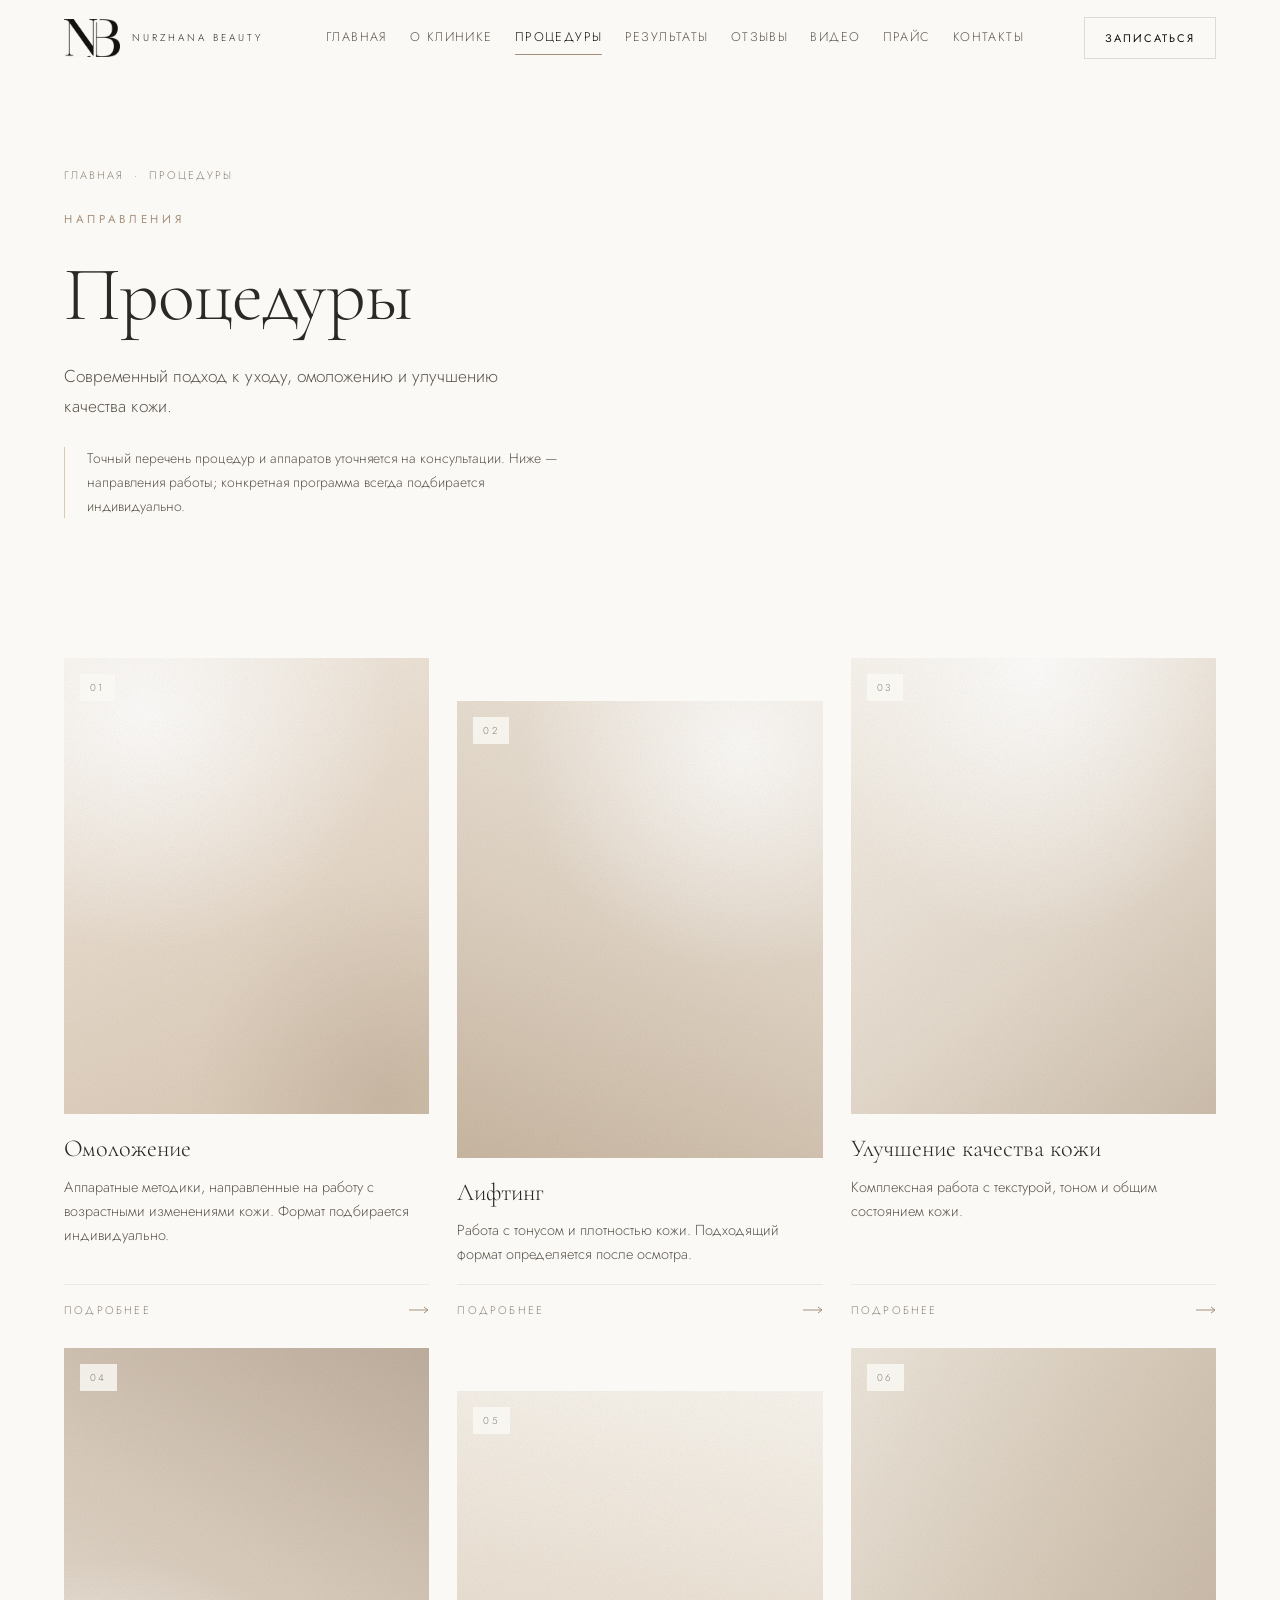
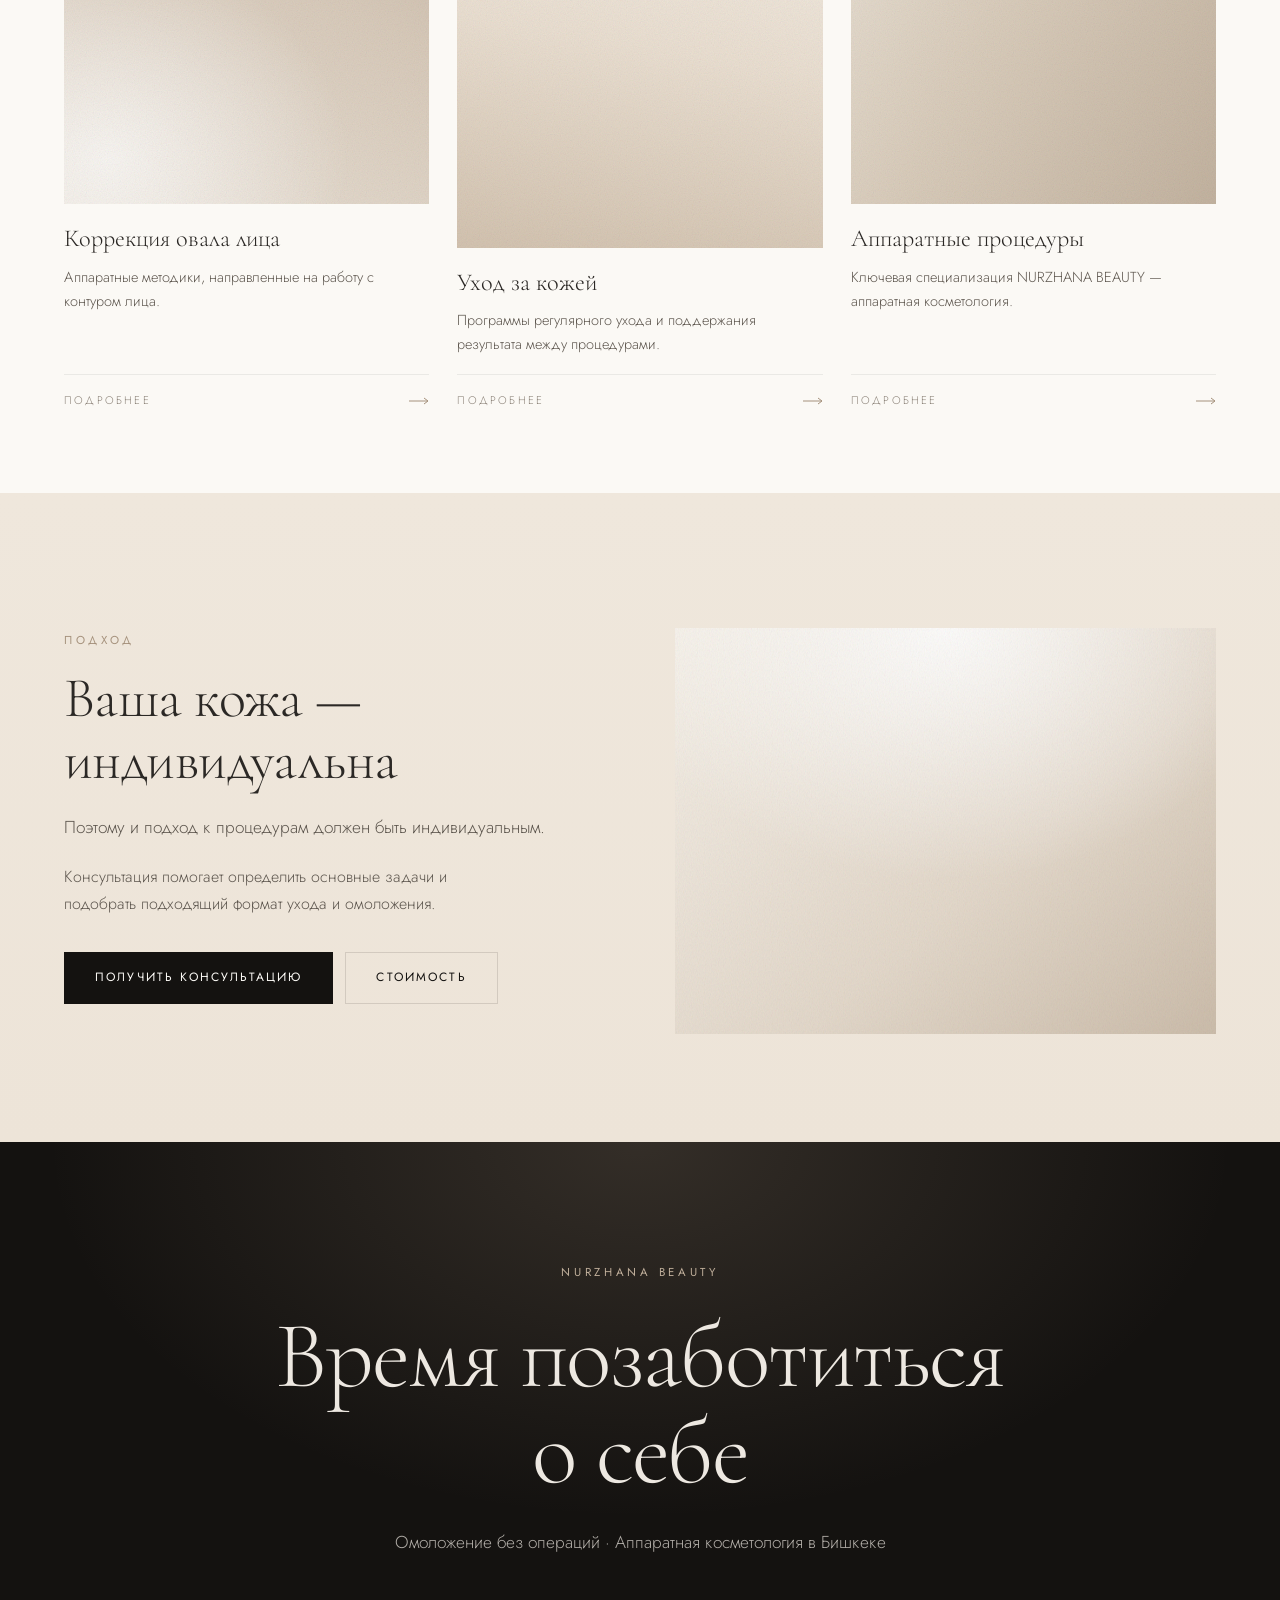
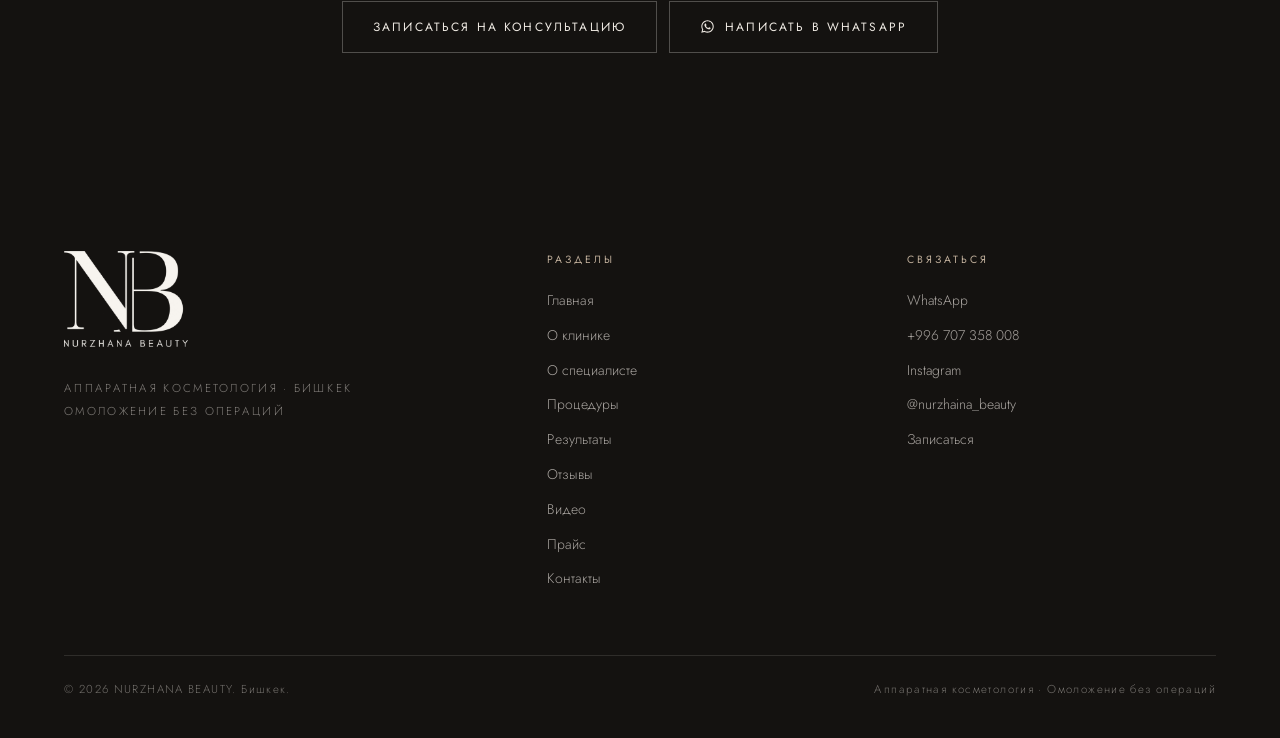
<file: procedures.html>
<!doctype html>
<html lang="ru">
<head>
<meta charset="utf-8">
<meta name="viewport" content="width=device-width,initial-scale=1">
<title>Процедуры — NURZHANA BEAUTY, аппаратная косметология в Бишкеке</title>
<meta name="description" content="Направления NURZHANA BEAUTY: омоложение, лифтинг, качество кожи, коррекция овала лица, уход и аппаратные процедуры. Программа подбирается индивидуально.">
<meta name="theme-color" content="#FBF9F5">
<meta property="og:type" content="website">
<meta property="og:site_name" content="NURZHANA BEAUTY">
<meta property="og:locale" content="ru_RU">
<meta property="og:title" content="Процедуры — NURZHANA BEAUTY">
<meta property="og:description" content="Современный подход к уходу, омоложению и улучшению качества кожи.">
<meta property="og:image" content="assets/img/og.jpg">
<meta property="og:image:width" content="1200">
<meta property="og:image:height" content="630">
<meta name="twitter:card" content="summary_large_image">
<link rel="icon" href="assets/img/favicon-32.png" sizes="32x32">
<link rel="apple-touch-icon" href="assets/img/apple-touch-icon.png">
<link rel="preconnect" href="https://fonts.googleapis.com">
<link rel="preconnect" href="https://fonts.gstatic.com" crossorigin>
<link rel="stylesheet" href="https://fonts.googleapis.com/css2?family=Cormorant+Garamond:ital,wght@0,300;0,400;1,300&family=Jost:wght@300;400;500&display=swap">
<link rel="stylesheet" href="assets/css/style.css">
<script defer src="assets/js/data.js"></script>
<script defer src="assets/js/main.js"></script>
</head>
<body>
<!--HEADER:START-->
<a class="skip" href="#main">Перейти к содержанию</a>

<header class="site-header">
  <div class="wrap site-header__in">
    <a class="logo" href="index.html" aria-label="NURZHANA BEAUTY — на главную">
      <img class="logo__mark" src="assets/img/logo-mark.png" alt="" width="56" height="38" aria-hidden="true"
           onerror="document.documentElement.classList.add('no-logo-img');this.remove()">
      <span class="logo__mono" aria-hidden="true">NB</span>
      <span class="logo__word">Nurzhana Beauty</span>
    </a>

    <nav class="nav" aria-label="Основная навигация">
      <a href="index.html">Главная</a>
      <a href="about.html">О клинике</a>
      <a href="procedures.html">Процедуры</a>
      <a href="results.html">Результаты</a>
      <a href="reviews.html">Отзывы</a>
      <a href="video.html">Видео</a>
      <a href="price.html">Прайс</a>
      <a href="contacts.html">Контакты</a>
    </nav>

    <a class="btn btn--ghost btn--sm header-cta" href="contacts.html#zapis" data-cta-book><span>Записаться</span></a>

    <button class="burger" type="button" aria-label="Открыть меню" aria-expanded="false" aria-controls="drawer">
      <span></span><span></span>
    </button>
  </div>
</header>

<div class="drawer" id="drawer" aria-hidden="true">
  <nav aria-label="Мобильная навигация">
    <a href="index.html">Главная</a>
    <a href="about.html">О клинике</a>
    <a href="procedures.html">Процедуры</a>
    <a href="results.html">Результаты</a>
    <a href="reviews.html">Отзывы</a>
    <a href="video.html">Видео</a>
    <a href="price.html">Прайс</a>
    <a href="contacts.html">Контакты</a>
  </nav>
  <div class="drawer__meta">
    <a class="btn btn--wide" href="#" data-wa="default"><span>Написать в WhatsApp</span></a>
    <div class="drawer__sub">
      <a href="specialist.html">О специалисте</a>
      <a href="https://www.instagram.com/nurzhaina_beauty/" target="_blank" rel="noopener">Instagram</a>
      <a href="tel:+996707358008">+996 707 358 008</a>
    </div>
  </div>
</div>

<a class="fab" href="#" data-wa="default" aria-label="Написать в WhatsApp">
  <span class="fab__ico" aria-hidden="true">
    <svg width="21" height="21" viewBox="0 0 24 24" fill="currentColor"><path d="M12.04 2C6.58 2 2.13 6.45 2.13 11.91c0 1.75.46 3.46 1.32 4.96L2 22l5.25-1.38a9.9 9.9 0 004.79 1.22h.01c5.46 0 9.91-4.45 9.91-9.91 0-2.65-1.03-5.14-2.9-7.01A9.82 9.82 0 0012.04 2zm0 18.15h-.01a8.23 8.23 0 01-4.19-1.15l-.3-.18-3.12.82.83-3.04-.2-.31a8.19 8.19 0 01-1.26-4.38c0-4.54 3.7-8.23 8.25-8.23 2.2 0 4.27.86 5.83 2.42a8.19 8.19 0 012.41 5.82c0 4.54-3.7 8.23-8.24 8.23zm4.52-6.16c-.25-.12-1.47-.72-1.69-.81-.23-.08-.39-.12-.56.13-.16.24-.64.8-.79.97-.14.16-.29.19-.54.06-.25-.12-1.05-.39-1.99-1.23-.74-.66-1.23-1.47-1.38-1.72-.14-.25-.01-.38.11-.5.11-.11.25-.29.37-.44.12-.14.16-.25.25-.41.08-.17.04-.31-.02-.43-.06-.12-.56-1.34-.76-1.84-.2-.48-.4-.42-.56-.43h-.47c-.16 0-.43.06-.65.31-.22.25-.86.84-.86 2.05s.88 2.38 1 2.54c.12.17 1.73 2.64 4.2 3.7.59.25 1.04.4 1.4.52.59.19 1.12.16 1.55.1.47-.07 1.47-.6 1.68-1.18.21-.58.21-1.07.14-1.18-.06-.11-.22-.17-.47-.29z"/></svg>
  </span>
  <span class="fab__tx">Написать в WhatsApp</span>
</a>

<nav class="mbar" aria-label="Быстрые действия">
  <div class="mbar__in">
    <a href="#" data-wa="default">
      <svg viewBox="0 0 24 24" fill="currentColor" aria-hidden="true"><path d="M12.04 2C6.58 2 2.13 6.45 2.13 11.91c0 1.75.46 3.46 1.32 4.96L2 22l5.25-1.38a9.9 9.9 0 004.79 1.22h.01c5.46 0 9.91-4.45 9.91-9.91 0-2.65-1.03-5.14-2.9-7.01A9.82 9.82 0 0012.04 2zm0 18.15h-.01a8.23 8.23 0 01-4.19-1.15l-.3-.18-3.12.82.83-3.04-.2-.31a8.19 8.19 0 01-1.26-4.38c0-4.54 3.7-8.23 8.25-8.23 2.2 0 4.27.86 5.83 2.42a8.19 8.19 0 012.41 5.82c0 4.54-3.7 8.23-8.24 8.23zm4.52-6.16c-.25-.12-1.47-.72-1.69-.81-.23-.08-.39-.12-.56.13-.16.24-.64.8-.79.97-.14.16-.29.19-.54.06-.25-.12-1.05-.39-1.99-1.23-.74-.66-1.23-1.47-1.38-1.72-.14-.25-.01-.38.11-.5.11-.11.25-.29.37-.44.12-.14.16-.25.25-.41.08-.17.04-.31-.02-.43-.06-.12-.56-1.34-.76-1.84-.2-.48-.4-.42-.56-.43h-.47c-.16 0-.43.06-.65.31-.22.25-.86.84-.86 2.05s.88 2.38 1 2.54c.12.17 1.73 2.64 4.2 3.7.59.25 1.04.4 1.4.52.59.19 1.12.16 1.55.1.47-.07 1.47-.6 1.68-1.18.21-.58.21-1.07.14-1.18-.06-.11-.22-.17-.47-.29z"/></svg>
      WhatsApp
    </a>
    <a href="contacts.html#zapis" class="is-primary" data-cta-book>
      <svg viewBox="0 0 24 24" fill="none" stroke="currentColor" stroke-width="1.4" aria-hidden="true"><rect x="3" y="5" width="18" height="16" rx="2"/><path d="M3 10h18M8 3v4M16 3v4"/></svg>
      Записаться
    </a>
    <a href="https://www.instagram.com/nurzhaina_beauty/" target="_blank" rel="noopener">
      <svg viewBox="0 0 24 24" fill="none" stroke="currentColor" stroke-width="1.4" aria-hidden="true"><rect x="2.5" y="2.5" width="19" height="19" rx="5.5"/><circle cx="12" cy="12" r="4"/><circle cx="17.4" cy="6.6" r="1.1" fill="currentColor" stroke="none"/></svg>
      Instagram
    </a>
  </div>
</nav>
<!--HEADER:END-->

<main id="main">

  <section class="phero wrap">
    <div class="phero__in">
      <nav class="crumbs" aria-label="Хлебные крошки" data-reveal="fade">
        <a href="index.html">Главная</a><span>·</span><span>Процедуры</span>
      </nav>
      <p class="eyebrow" data-reveal="fade">Направления</p>
      <h1 class="h1" data-reveal data-d="60">Процедуры</h1>
      <p class="lead mw-50" data-reveal data-d="140">Современный подход к уходу, омоложению и улучшению качества кожи.</p>
      <p class="note" data-reveal data-d="200">Точный перечень процедур и аппаратов уточняется на консультации. Ниже — направления работы; конкретная программа всегда подбирается индивидуально.</p>
    </div>
  </section>

  <section class="sec sec--tight wrap">
    <div class="cards cards--stagger">
      <article class="card" data-reveal data-d="0">
        <div class="card__media"><div class="ratio r-4-5"><div class="ph"></div></div><span class="card__idx">01</span></div>
        <h2 class="card__t">Омоложение</h2>
        <p class="card__d">Аппаратные методики, направленные на работу с возрастными изменениями кожи. Формат подбирается индивидуально.</p>
        <div class="card__f"><span>Подробнее</span><svg width="20" height="8" viewBox="0 0 20 8" fill="none" stroke="currentColor"><path d="M15 1l4 3-4 3M0 4h19"/></svg></div>
        <a class="card__link" href="procedure.html?id=omolozhenie" aria-label="Омоложение — подробнее"></a>
      </article>

      <article class="card" data-reveal data-d="90">
        <div class="card__media"><div class="ratio r-4-5"><div class="ph ph--b"></div></div><span class="card__idx">02</span></div>
        <h2 class="card__t">Лифтинг</h2>
        <p class="card__d">Работа с тонусом и плотностью кожи. Подходящий формат определяется после осмотра.</p>
        <div class="card__f"><span>Подробнее</span><svg width="20" height="8" viewBox="0 0 20 8" fill="none" stroke="currentColor"><path d="M15 1l4 3-4 3M0 4h19"/></svg></div>
        <a class="card__link" href="procedure.html?id=lifting" aria-label="Лифтинг — подробнее"></a>
      </article>

      <article class="card" data-reveal data-d="180">
        <div class="card__media"><div class="ratio r-4-5"><div class="ph ph--c"></div></div><span class="card__idx">03</span></div>
        <h2 class="card__t">Улучшение качества кожи</h2>
        <p class="card__d">Комплексная работа с текстурой, тоном и общим состоянием кожи.</p>
        <div class="card__f"><span>Подробнее</span><svg width="20" height="8" viewBox="0 0 20 8" fill="none" stroke="currentColor"><path d="M15 1l4 3-4 3M0 4h19"/></svg></div>
        <a class="card__link" href="procedure.html?id=kachestvo-kozhi" aria-label="Улучшение качества кожи — подробнее"></a>
      </article>

      <article class="card" data-reveal data-d="0">
        <div class="card__media"><div class="ratio r-4-5"><div class="ph ph--d"></div></div><span class="card__idx">04</span></div>
        <h2 class="card__t">Коррекция овала лица</h2>
        <p class="card__d">Аппаратные методики, направленные на работу с контуром лица.</p>
        <div class="card__f"><span>Подробнее</span><svg width="20" height="8" viewBox="0 0 20 8" fill="none" stroke="currentColor"><path d="M15 1l4 3-4 3M0 4h19"/></svg></div>
        <a class="card__link" href="procedure.html?id=oval-lica" aria-label="Коррекция овала лица — подробнее"></a>
      </article>

      <article class="card" data-reveal data-d="90">
        <div class="card__media"><div class="ratio r-4-5"><div class="ph ph--e"></div></div><span class="card__idx">05</span></div>
        <h2 class="card__t">Уход за кожей</h2>
        <p class="card__d">Программы регулярного ухода и поддержания результата между процедурами.</p>
        <div class="card__f"><span>Подробнее</span><svg width="20" height="8" viewBox="0 0 20 8" fill="none" stroke="currentColor"><path d="M15 1l4 3-4 3M0 4h19"/></svg></div>
        <a class="card__link" href="procedure.html?id=uhod" aria-label="Уход за кожей — подробнее"></a>
      </article>

      <article class="card" data-reveal data-d="180">
        <div class="card__media"><div class="ratio r-4-5"><div class="ph ph--f"></div></div><span class="card__idx">06</span></div>
        <h2 class="card__t">Аппаратные процедуры</h2>
        <p class="card__d">Ключевая специализация NURZHANA BEAUTY — аппаратная косметология.</p>
        <div class="card__f"><span>Подробнее</span><svg width="20" height="8" viewBox="0 0 20 8" fill="none" stroke="currentColor"><path d="M15 1l4 3-4 3M0 4h19"/></svg></div>
        <a class="card__link" href="procedure.html?id=apparatnye" aria-label="Аппаратные процедуры — подробнее"></a>
      </article>
    </div>
  </section>

  <section class="sec sec--beige">
    <div class="wrap">
      <div class="split">
        <div class="split__copy">
          <p class="eyebrow" data-reveal="fade">Подход</p>
          <h2 class="h2" data-reveal data-d="60" style="margin-top:18px">Ваша кожа —<br>индивидуальна</h2>
          <p class="lead" data-reveal data-d="120">Поэтому и подход к процедурам должен быть индивидуальным.</p>
          <p class="body mw-50" data-reveal data-d="180">Консультация помогает определить основные задачи и подобрать подходящий формат ухода и омоложения.</p>
          <div class="btn-row" data-reveal data-d="240" style="padding-top:14px">
            <a class="btn" href="#" data-wa="default"><span>Получить консультацию</span></a>
            <a class="btn btn--ghost" href="price.html"><span>Стоимость</span></a>
          </div>
        </div>
        <div class="split__media">
          <div class="ratio r-4-3" data-reveal="img" data-parallax="4">
            <div class="ph ph--c"></div>
          </div>
        </div>
      </div>
    </div>
  </section>

  <section class="sec sec--ink final">
    <div class="wrap final__in">
      <p class="eyebrow" data-reveal="fade">NURZHANA BEAUTY</p>
      <h2 class="display" data-reveal data-d="60">Время позаботиться<br>о себе</h2>
      <p class="lead" data-reveal data-d="120">Омоложение без операций · Аппаратная косметология в Бишкеке</p>
      <div class="btn-row" data-reveal data-d="180" style="margin-top:clamp(28px,3.4vw,44px)">
        <a class="btn btn--light" href="contacts.html#zapis" data-cta-book><span>Записаться на консультацию</span></a>
        <a class="btn btn--light" href="#" data-wa="default" data-wa-ico><span>Написать в WhatsApp</span></a>
      </div>
    </div>
  </section>

</main>

<!--FOOTER:START-->
<footer class="site-footer">
  <div class="wrap">
    <div class="footer-grid">
      <div>
        <a class="logo logo--full" href="index.html" aria-label="NURZHANA BEAUTY — на главную">
          <img class="logo__full" src="assets/img/logo-full-light.png" alt="NURZHANA BEAUTY" width="124" height="96" loading="lazy" decoding="async"
               onerror="document.documentElement.classList.add('no-logo-img');this.remove()">
          <span class="logo__mono" aria-hidden="true">NB</span>
          <span class="logo__word">Nurzhana Beauty</span>
        </a>
        <p class="footer-tag">Аппаратная косметология · Бишкек<br>Омоложение без операций</p>
      </div>

      <div class="footer-col">
        <h4>Разделы</h4>
        <ul>
          <li><a href="index.html">Главная</a></li>
          <li><a href="about.html">О клинике</a></li>
          <li><a href="specialist.html">О специалисте</a></li>
          <li><a href="procedures.html">Процедуры</a></li>
          <li><a href="results.html">Результаты</a></li>
          <li><a href="reviews.html">Отзывы</a></li>
          <li><a href="video.html">Видео</a></li>
          <li><a href="price.html">Прайс</a></li>
          <li><a href="contacts.html">Контакты</a></li>
        </ul>
      </div>

      <div class="footer-col">
        <h4>Связаться</h4>
        <ul>
          <li><a href="#" data-wa="default">WhatsApp</a></li>
          <li><a href="tel:+996707358008">+996 707 358 008</a></li>
          <li><a href="https://www.instagram.com/nurzhaina_beauty/" target="_blank" rel="noopener">Instagram</a></li>
          <li><a href="https://www.instagram.com/nurzhaina_beauty/" target="_blank" rel="noopener">@nurzhaina_beauty</a></li>
          <li><a href="contacts.html#zapis" data-cta-book>Записаться</a></li>
        </ul>
      </div>
    </div>

    <div class="footer-bot">
      <span>© <span data-year>2026</span> NURZHANA BEAUTY. Бишкек.</span>
      <span>Аппаратная косметология · Омоложение без операций</span>
    </div>
  </div>
</footer>
<!--FOOTER:END-->
</body>
</html>
</file>
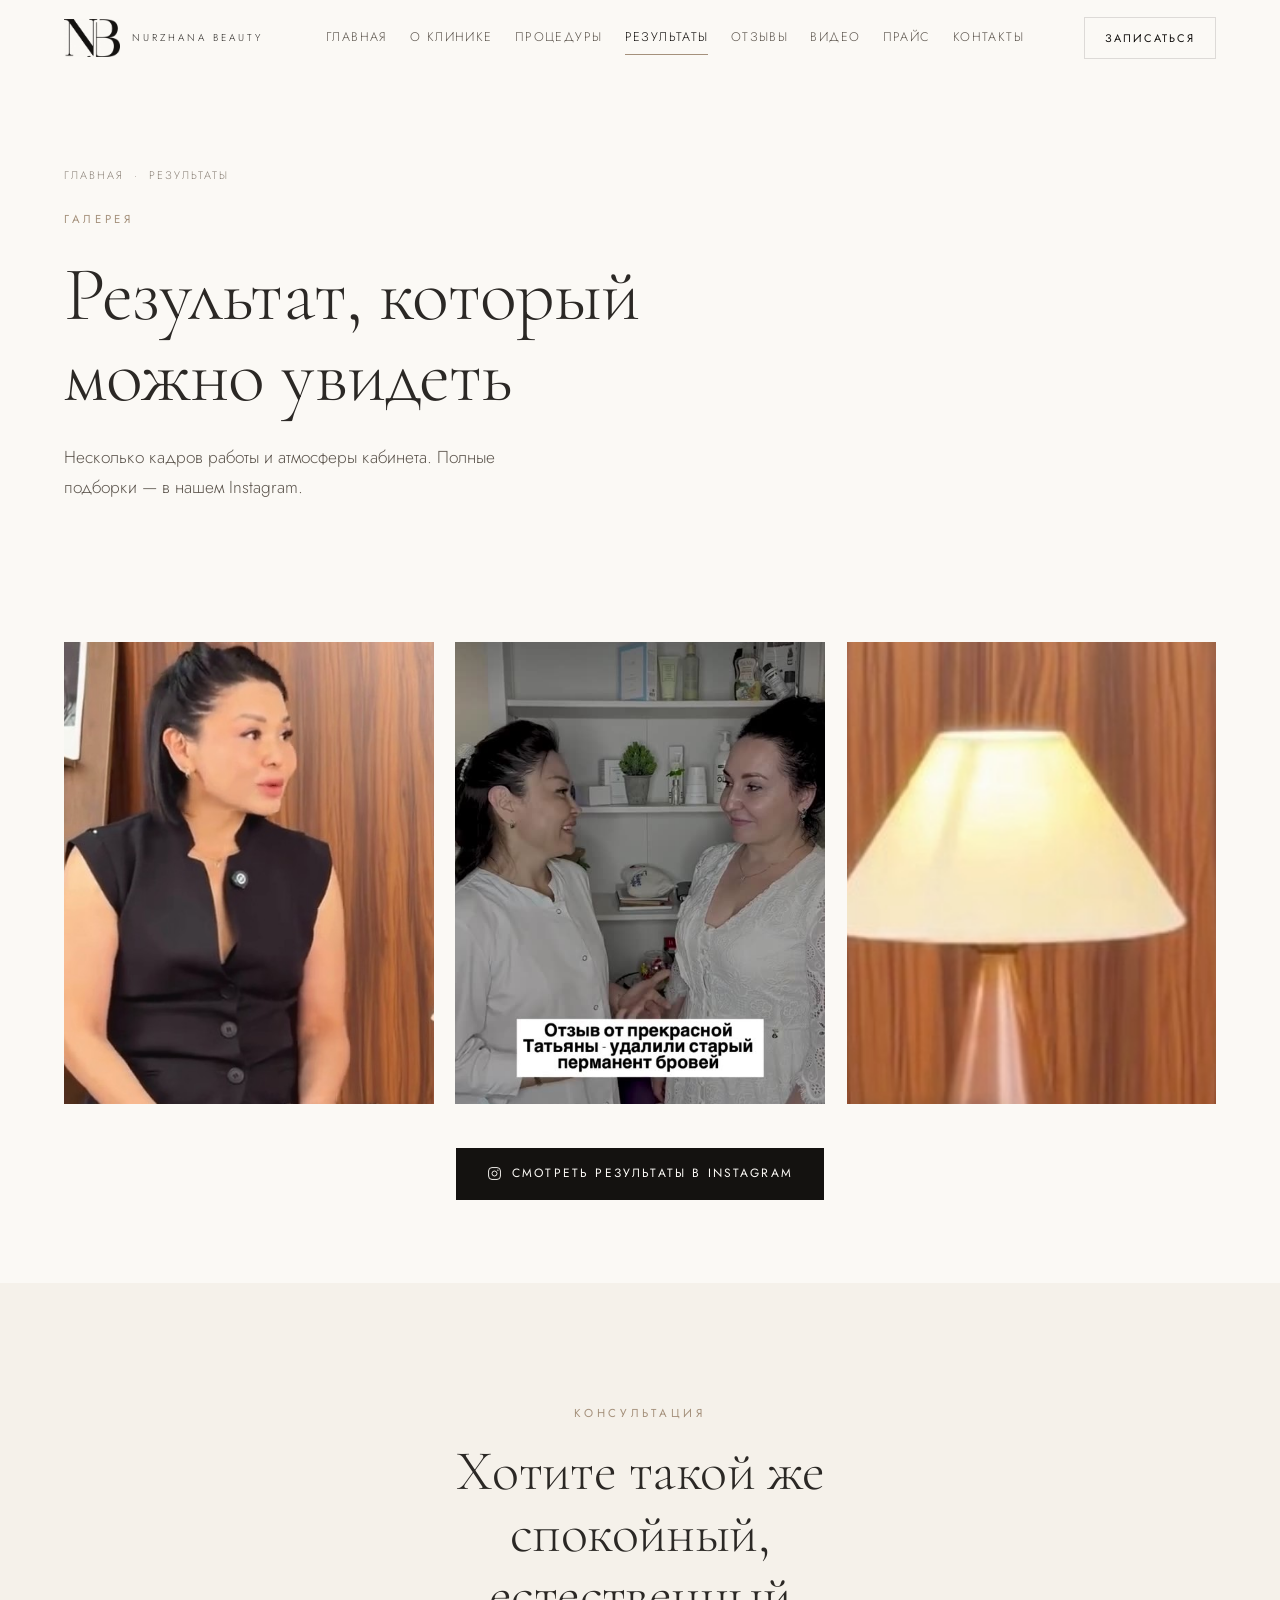
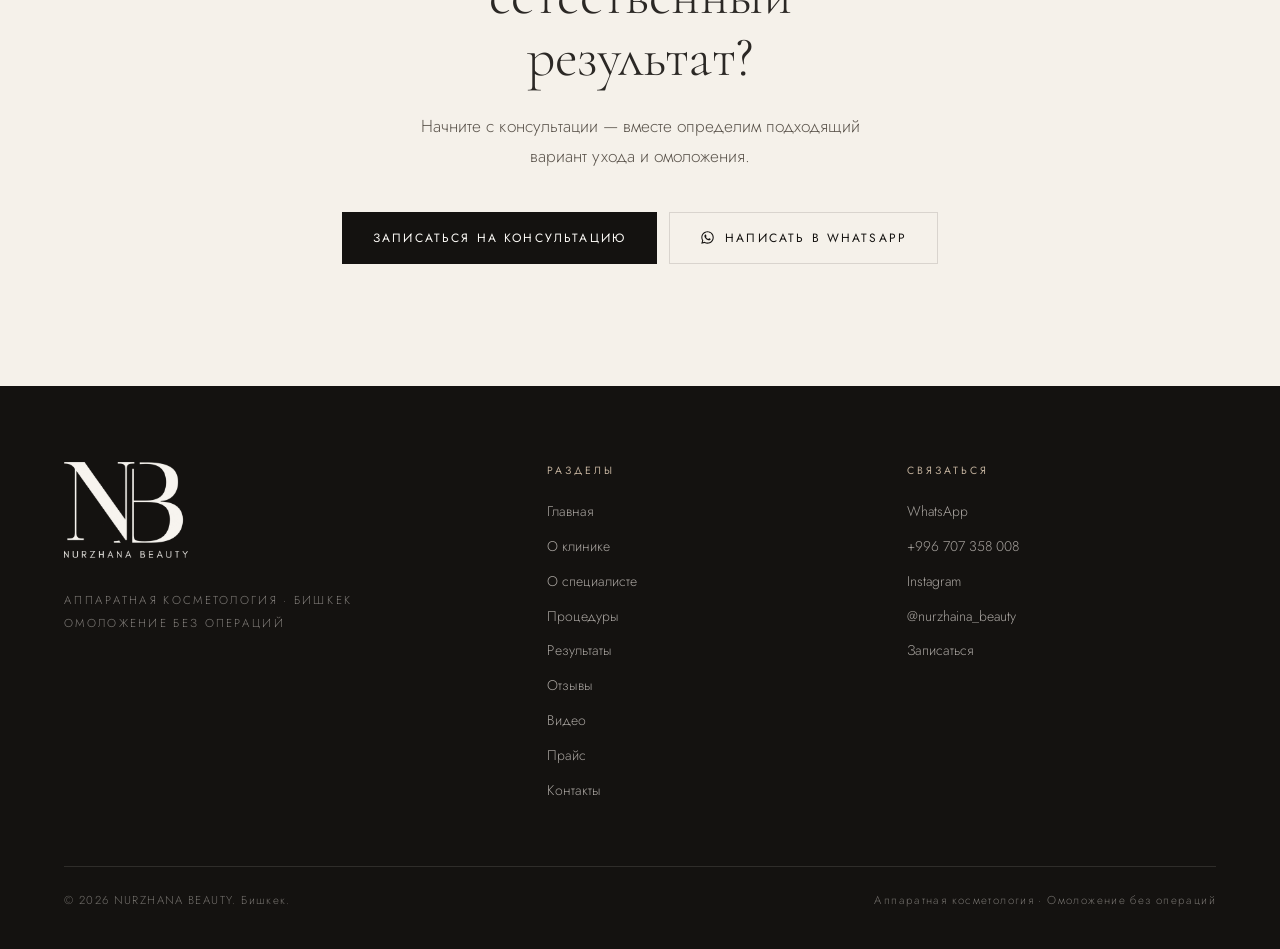
<file: results.html>
<!doctype html>
<html lang="ru">
<head>
<meta charset="utf-8">
<meta name="viewport" content="width=device-width,initial-scale=1">
<title>Результаты — NURZHANA BEAUTY, Бишкек</title>
<meta name="description" content="Галерея результатов NURZHANA BEAUTY: до и после, работы специалиста, атмосфера кабинета. Раздел наполняется реальными фотографиями.">
<meta name="theme-color" content="#FBF9F5">
<meta property="og:type" content="website">
<meta property="og:site_name" content="NURZHANA BEAUTY">
<meta property="og:locale" content="ru_RU">
<meta property="og:title" content="Результаты — NURZHANA BEAUTY">
<meta property="og:description" content="Результат, который можно увидеть.">
<meta property="og:image" content="assets/img/og.jpg">
<meta property="og:image:width" content="1200">
<meta property="og:image:height" content="630">
<meta name="twitter:card" content="summary_large_image">
<link rel="icon" href="assets/img/favicon-32.png" sizes="32x32">
<link rel="apple-touch-icon" href="assets/img/apple-touch-icon.png">
<link rel="preconnect" href="https://fonts.googleapis.com">
<link rel="preconnect" href="https://fonts.gstatic.com" crossorigin>
<link rel="stylesheet" href="https://fonts.googleapis.com/css2?family=Cormorant+Garamond:ital,wght@0,300;0,400;1,300&family=Jost:wght@300;400;500&display=swap">
<link rel="stylesheet" href="assets/css/style.css">
<script defer src="assets/js/data.js"></script>
<script defer src="assets/js/main.js"></script>
</head>
<body>
<!--HEADER:START-->
<a class="skip" href="#main">Перейти к содержанию</a>

<header class="site-header">
  <div class="wrap site-header__in">
    <a class="logo" href="index.html" aria-label="NURZHANA BEAUTY — на главную">
      <img class="logo__mark" src="assets/img/logo-mark.png" alt="" width="56" height="38" aria-hidden="true"
           onerror="document.documentElement.classList.add('no-logo-img');this.remove()">
      <span class="logo__mono" aria-hidden="true">NB</span>
      <span class="logo__word">Nurzhana Beauty</span>
    </a>

    <nav class="nav" aria-label="Основная навигация">
      <a href="index.html">Главная</a>
      <a href="about.html">О клинике</a>
      <a href="procedures.html">Процедуры</a>
      <a href="results.html">Результаты</a>
      <a href="reviews.html">Отзывы</a>
      <a href="video.html">Видео</a>
      <a href="price.html">Прайс</a>
      <a href="contacts.html">Контакты</a>
    </nav>

    <a class="btn btn--ghost btn--sm header-cta" href="contacts.html#zapis" data-cta-book><span>Записаться</span></a>

    <button class="burger" type="button" aria-label="Открыть меню" aria-expanded="false" aria-controls="drawer">
      <span></span><span></span>
    </button>
  </div>
</header>

<div class="drawer" id="drawer" aria-hidden="true">
  <nav aria-label="Мобильная навигация">
    <a href="index.html">Главная</a>
    <a href="about.html">О клинике</a>
    <a href="procedures.html">Процедуры</a>
    <a href="results.html">Результаты</a>
    <a href="reviews.html">Отзывы</a>
    <a href="video.html">Видео</a>
    <a href="price.html">Прайс</a>
    <a href="contacts.html">Контакты</a>
  </nav>
  <div class="drawer__meta">
    <a class="btn btn--wide" href="#" data-wa="default"><span>Написать в WhatsApp</span></a>
    <div class="drawer__sub">
      <a href="specialist.html">О специалисте</a>
      <a href="https://www.instagram.com/nurzhaina_beauty/" target="_blank" rel="noopener">Instagram</a>
      <a href="tel:+996707358008">+996 707 358 008</a>
    </div>
  </div>
</div>

<a class="fab" href="#" data-wa="default" aria-label="Написать в WhatsApp">
  <span class="fab__ico" aria-hidden="true">
    <svg width="21" height="21" viewBox="0 0 24 24" fill="currentColor"><path d="M12.04 2C6.58 2 2.13 6.45 2.13 11.91c0 1.75.46 3.46 1.32 4.96L2 22l5.25-1.38a9.9 9.9 0 004.79 1.22h.01c5.46 0 9.91-4.45 9.91-9.91 0-2.65-1.03-5.14-2.9-7.01A9.82 9.82 0 0012.04 2zm0 18.15h-.01a8.23 8.23 0 01-4.19-1.15l-.3-.18-3.12.82.83-3.04-.2-.31a8.19 8.19 0 01-1.26-4.38c0-4.54 3.7-8.23 8.25-8.23 2.2 0 4.27.86 5.83 2.42a8.19 8.19 0 012.41 5.82c0 4.54-3.7 8.23-8.24 8.23zm4.52-6.16c-.25-.12-1.47-.72-1.69-.81-.23-.08-.39-.12-.56.13-.16.24-.64.8-.79.97-.14.16-.29.19-.54.06-.25-.12-1.05-.39-1.99-1.23-.74-.66-1.23-1.47-1.38-1.72-.14-.25-.01-.38.11-.5.11-.11.25-.29.37-.44.12-.14.16-.25.25-.41.08-.17.04-.31-.02-.43-.06-.12-.56-1.34-.76-1.84-.2-.48-.4-.42-.56-.43h-.47c-.16 0-.43.06-.65.31-.22.25-.86.84-.86 2.05s.88 2.38 1 2.54c.12.17 1.73 2.64 4.2 3.7.59.25 1.04.4 1.4.52.59.19 1.12.16 1.55.1.47-.07 1.47-.6 1.68-1.18.21-.58.21-1.07.14-1.18-.06-.11-.22-.17-.47-.29z"/></svg>
  </span>
  <span class="fab__tx">Написать в WhatsApp</span>
</a>

<nav class="mbar" aria-label="Быстрые действия">
  <div class="mbar__in">
    <a href="#" data-wa="default">
      <svg viewBox="0 0 24 24" fill="currentColor" aria-hidden="true"><path d="M12.04 2C6.58 2 2.13 6.45 2.13 11.91c0 1.75.46 3.46 1.32 4.96L2 22l5.25-1.38a9.9 9.9 0 004.79 1.22h.01c5.46 0 9.91-4.45 9.91-9.91 0-2.65-1.03-5.14-2.9-7.01A9.82 9.82 0 0012.04 2zm0 18.15h-.01a8.23 8.23 0 01-4.19-1.15l-.3-.18-3.12.82.83-3.04-.2-.31a8.19 8.19 0 01-1.26-4.38c0-4.54 3.7-8.23 8.25-8.23 2.2 0 4.27.86 5.83 2.42a8.19 8.19 0 012.41 5.82c0 4.54-3.7 8.23-8.24 8.23zm4.52-6.16c-.25-.12-1.47-.72-1.69-.81-.23-.08-.39-.12-.56.13-.16.24-.64.8-.79.97-.14.16-.29.19-.54.06-.25-.12-1.05-.39-1.99-1.23-.74-.66-1.23-1.47-1.38-1.72-.14-.25-.01-.38.11-.5.11-.11.25-.29.37-.44.12-.14.16-.25.25-.41.08-.17.04-.31-.02-.43-.06-.12-.56-1.34-.76-1.84-.2-.48-.4-.42-.56-.43h-.47c-.16 0-.43.06-.65.31-.22.25-.86.84-.86 2.05s.88 2.38 1 2.54c.12.17 1.73 2.64 4.2 3.7.59.25 1.04.4 1.4.52.59.19 1.12.16 1.55.1.47-.07 1.47-.6 1.68-1.18.21-.58.21-1.07.14-1.18-.06-.11-.22-.17-.47-.29z"/></svg>
      WhatsApp
    </a>
    <a href="contacts.html#zapis" class="is-primary" data-cta-book>
      <svg viewBox="0 0 24 24" fill="none" stroke="currentColor" stroke-width="1.4" aria-hidden="true"><rect x="3" y="5" width="18" height="16" rx="2"/><path d="M3 10h18M8 3v4M16 3v4"/></svg>
      Записаться
    </a>
    <a href="https://www.instagram.com/nurzhaina_beauty/" target="_blank" rel="noopener">
      <svg viewBox="0 0 24 24" fill="none" stroke="currentColor" stroke-width="1.4" aria-hidden="true"><rect x="2.5" y="2.5" width="19" height="19" rx="5.5"/><circle cx="12" cy="12" r="4"/><circle cx="17.4" cy="6.6" r="1.1" fill="currentColor" stroke="none"/></svg>
      Instagram
    </a>
  </div>
</nav>
<!--HEADER:END-->

<main id="main">

  <section class="phero wrap">
    <div class="phero__in">
      <nav class="crumbs" aria-label="Хлебные крошки" data-reveal="fade">
        <a href="index.html">Главная</a><span>·</span><span>Результаты</span>
      </nav>
      <p class="eyebrow" data-reveal="fade">Галерея</p>
      <h1 class="h1" data-reveal data-d="60">Результат, который<br>можно увидеть</h1>
      <p class="lead mw-50" data-reveal data-d="140">Несколько кадров работы и атмосферы кабинета. Полные подборки — в нашем Instagram.</p>
    </div>
  </section>

  <section class="sec sec--tight wrap">
    <div class="gal" data-reveal="fade">
      <button class="gal__i" type="button" data-lb data-lb-cap="NURZHANA BEAUTY · работа специалиста" data-reveal data-d="0">
        <div class="ratio r-4-5"><img src="assets/img/specialist.jpg" alt="Работа специалиста" loading="lazy" decoding="async"></div>
      </button>
      <button class="gal__i" type="button" data-lb data-lb-cap="NURZHANA BEAUTY · кабинет" data-reveal data-d="90">
        <div class="ratio r-4-5"><img src="assets/video/reviews/review-tatyana.jpg" alt="Кабинет и приём" loading="lazy" decoding="async"></div>
      </button>
      <button class="gal__i" type="button" data-lb data-lb-cap="NURZHANA BEAUTY · атмосфера" data-reveal data-d="180">
        <div class="ratio r-4-5"><img src="assets/img/detail.jpg" alt="Атмосфера кабинета" loading="lazy" decoding="async"></div>
      </button>
    </div>

    <div class="center" data-reveal style="margin-top:clamp(30px,3.4vw,48px)">
      <a class="btn" href="https://www.instagram.com/nurzhaina_beauty/" data-ig-results>
        <svg class="btn__ico" viewBox="0 0 24 24" fill="none" stroke="currentColor" stroke-width="1.5" aria-hidden="true"><rect x="2.5" y="2.5" width="19" height="19" rx="5.5"/><circle cx="12" cy="12" r="4"/><circle cx="17.4" cy="6.6" r="1.1" fill="currentColor" stroke="none"/></svg>
        <span>Смотреть результаты в Instagram</span>
      </a>
    </div>
  </section>

  <section class="sec sec--milk">
    <div class="wrap wrap--narrow center">
      <p class="eyebrow" data-reveal="fade">Консультация</p>
      <h2 class="h2" data-reveal data-d="60" style="margin-top:18px;max-width:18ch;margin-inline:auto">Хотите такой же спокойный, естественный результат?</h2>
      <p class="lead mw-50" data-reveal data-d="120" style="margin:22px auto 0">Начните с консультации — вместе определим подходящий вариант ухода и омоложения.</p>
      <div class="btn-row" data-reveal data-d="180" style="justify-content:center;margin-top:clamp(28px,3.2vw,42px)">
        <a class="btn" href="contacts.html#zapis" data-cta-book><span>Записаться на консультацию</span></a>
        <a class="btn btn--ghost" href="#" data-wa="default" data-wa-ico><span>Написать в WhatsApp</span></a>
      </div>
    </div>
  </section>

</main>

<!--FOOTER:START-->
<footer class="site-footer">
  <div class="wrap">
    <div class="footer-grid">
      <div>
        <a class="logo logo--full" href="index.html" aria-label="NURZHANA BEAUTY — на главную">
          <img class="logo__full" src="assets/img/logo-full-light.png" alt="NURZHANA BEAUTY" width="124" height="96" loading="lazy" decoding="async"
               onerror="document.documentElement.classList.add('no-logo-img');this.remove()">
          <span class="logo__mono" aria-hidden="true">NB</span>
          <span class="logo__word">Nurzhana Beauty</span>
        </a>
        <p class="footer-tag">Аппаратная косметология · Бишкек<br>Омоложение без операций</p>
      </div>

      <div class="footer-col">
        <h4>Разделы</h4>
        <ul>
          <li><a href="index.html">Главная</a></li>
          <li><a href="about.html">О клинике</a></li>
          <li><a href="specialist.html">О специалисте</a></li>
          <li><a href="procedures.html">Процедуры</a></li>
          <li><a href="results.html">Результаты</a></li>
          <li><a href="reviews.html">Отзывы</a></li>
          <li><a href="video.html">Видео</a></li>
          <li><a href="price.html">Прайс</a></li>
          <li><a href="contacts.html">Контакты</a></li>
        </ul>
      </div>

      <div class="footer-col">
        <h4>Связаться</h4>
        <ul>
          <li><a href="#" data-wa="default">WhatsApp</a></li>
          <li><a href="tel:+996707358008">+996 707 358 008</a></li>
          <li><a href="https://www.instagram.com/nurzhaina_beauty/" target="_blank" rel="noopener">Instagram</a></li>
          <li><a href="https://www.instagram.com/nurzhaina_beauty/" target="_blank" rel="noopener">@nurzhaina_beauty</a></li>
          <li><a href="contacts.html#zapis" data-cta-book>Записаться</a></li>
        </ul>
      </div>
    </div>

    <div class="footer-bot">
      <span>© <span data-year>2026</span> NURZHANA BEAUTY. Бишкек.</span>
      <span>Аппаратная косметология · Омоложение без операций</span>
    </div>
  </div>
</footer>
<!--FOOTER:END-->
</body>
</html>
</file>
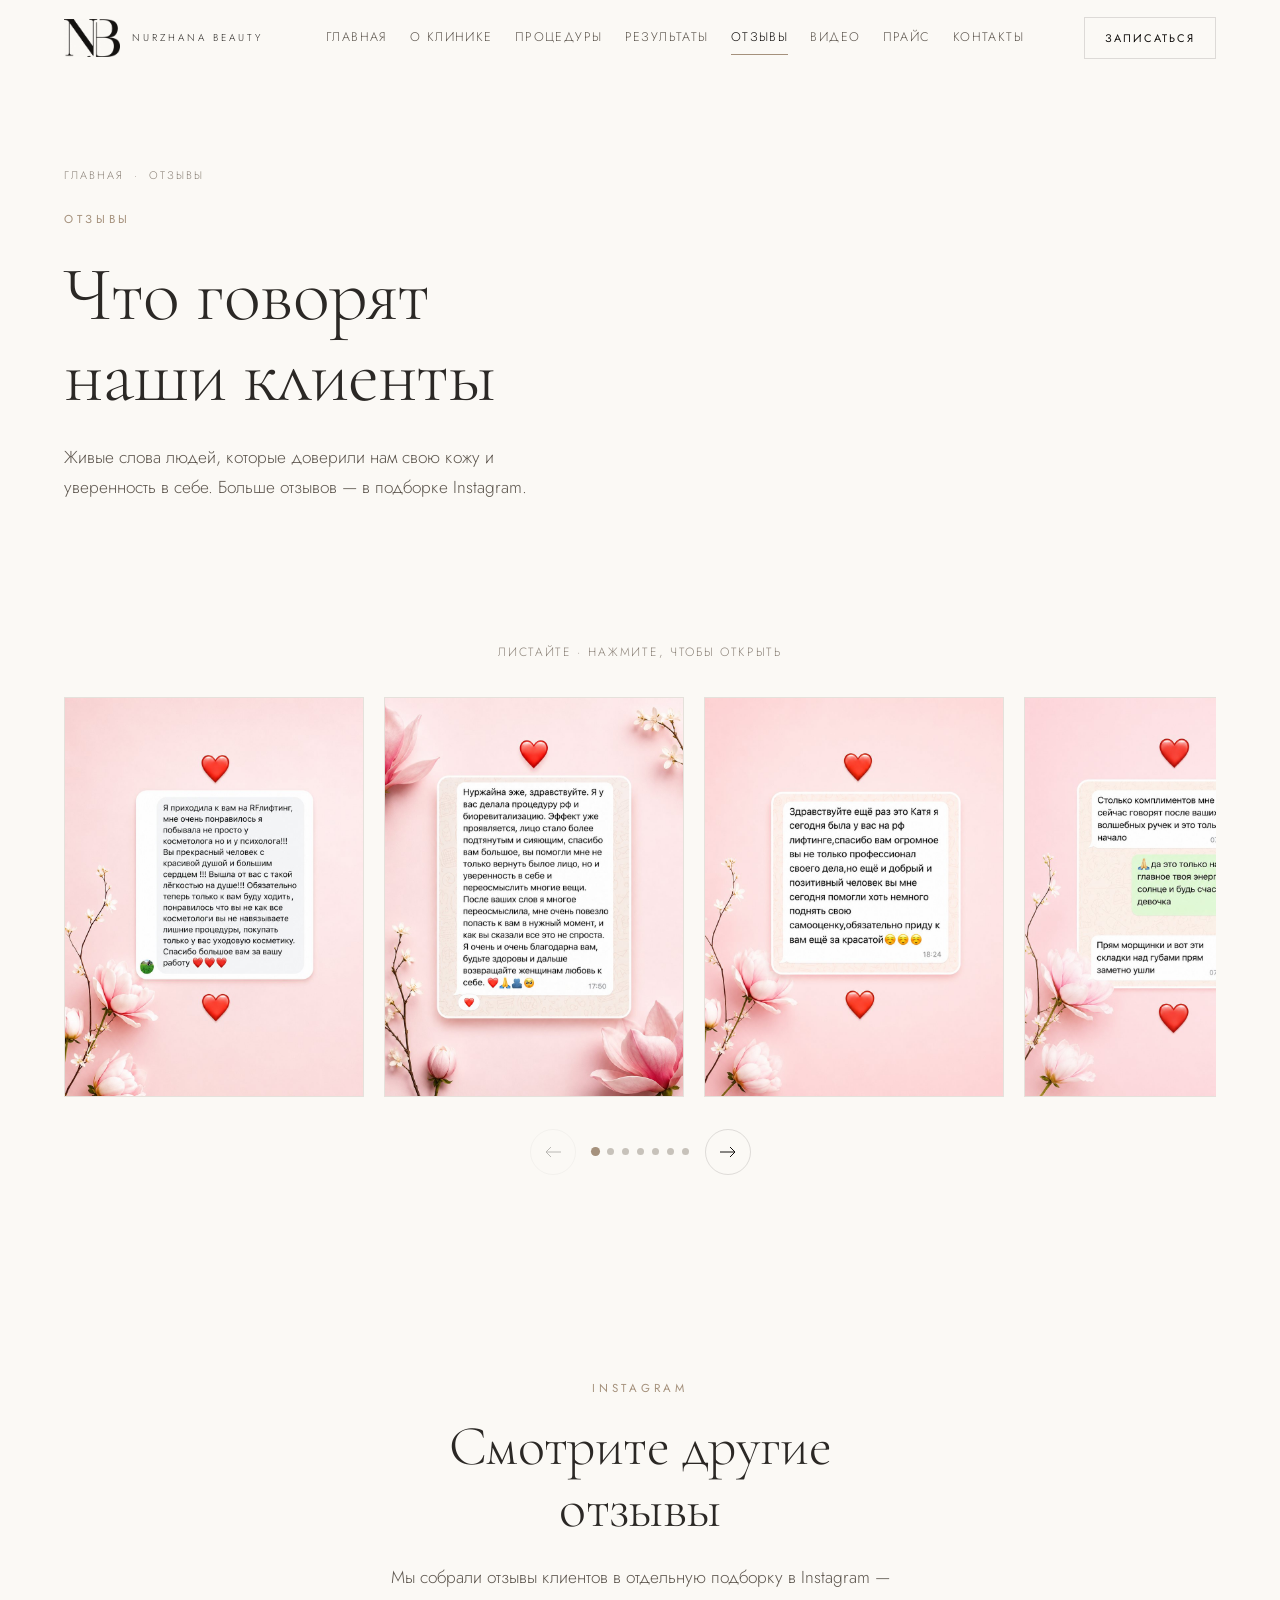
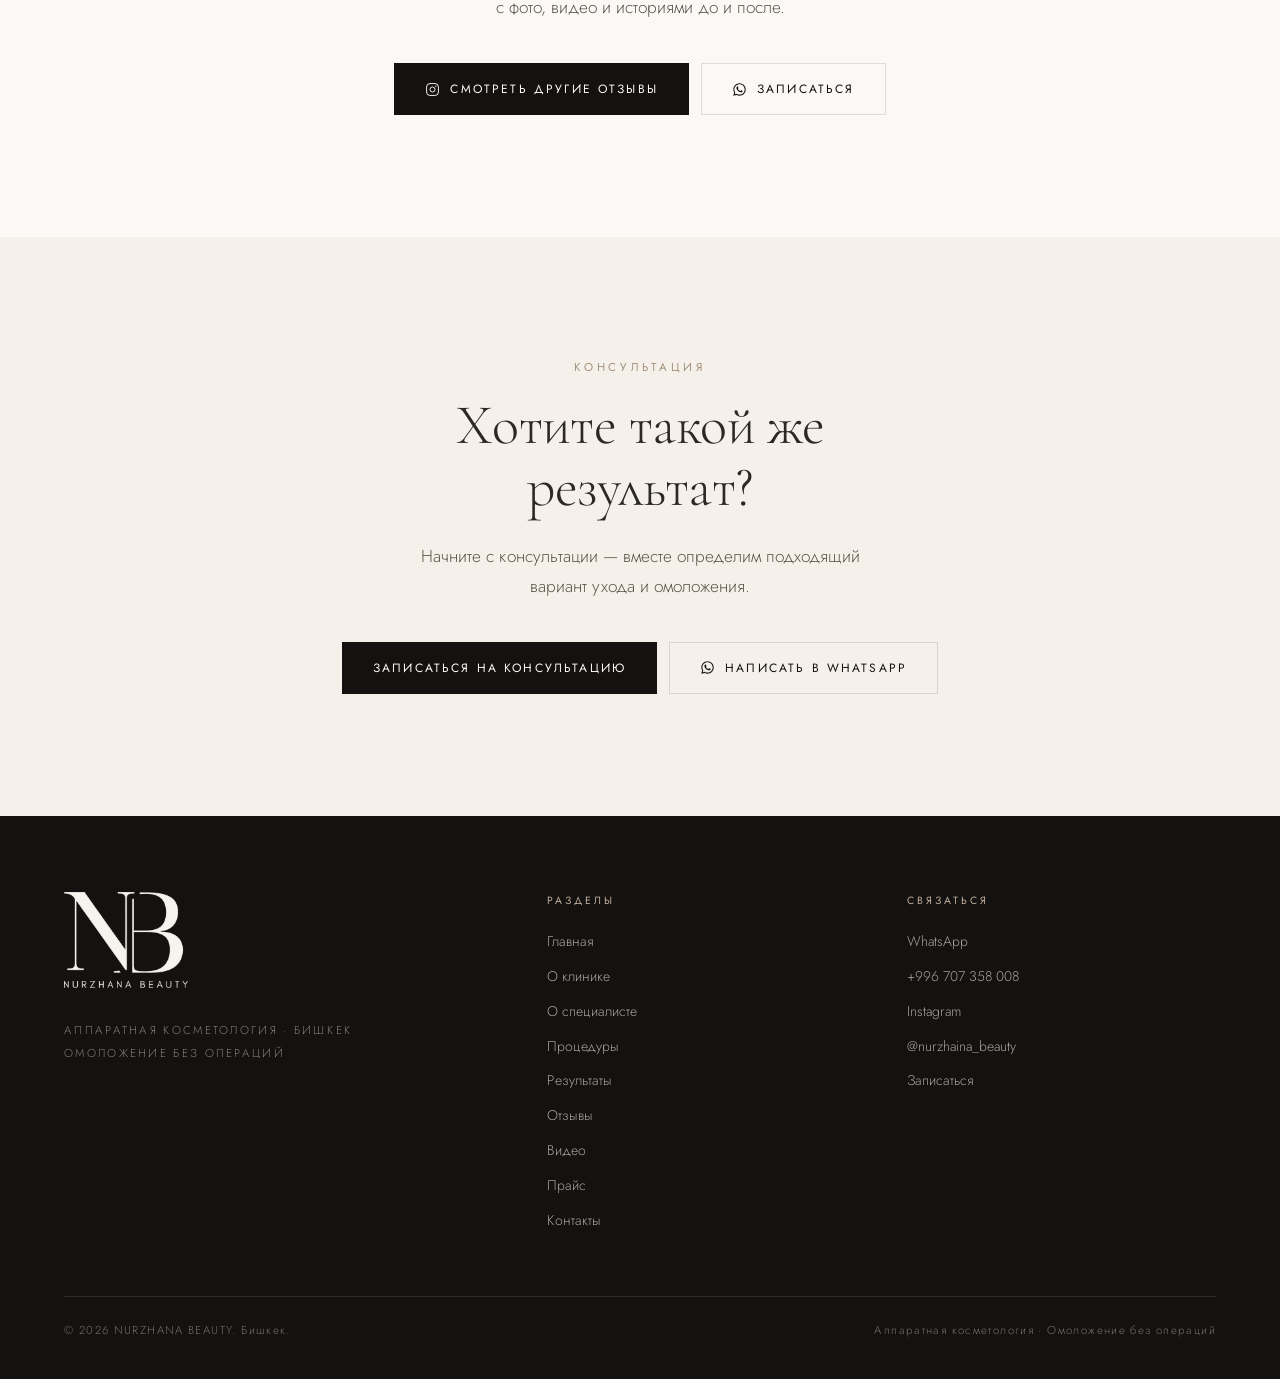
<file: reviews.html>
<!doctype html>
<html lang="ru">
<head>
<meta charset="utf-8">
<meta name="viewport" content="width=device-width,initial-scale=1">
<title>Отзывы — NURZHANA BEAUTY, Бишкек</title>
<meta name="description" content="Отзывы клиентов NURZHANA BEAUTY о RF-лифтинге, биоревитализации и аппаратной косметологии в Бишкеке. Текстовые и видео-отзывы, больше — в Instagram.">
<meta name="theme-color" content="#FBF9F5">
<meta property="og:type" content="website">
<meta property="og:site_name" content="NURZHANA BEAUTY">
<meta property="og:locale" content="ru_RU">
<meta property="og:title" content="Отзывы — NURZHANA BEAUTY">
<meta property="og:description" content="Что говорят клиенты NURZHANA BEAUTY. Текстовые и видео-отзывы.">
<meta property="og:image" content="assets/img/og.jpg">
<meta property="og:image:width" content="1200">
<meta property="og:image:height" content="630">
<meta name="twitter:card" content="summary_large_image">
<link rel="icon" href="assets/img/favicon-32.png" sizes="32x32">
<link rel="apple-touch-icon" href="assets/img/apple-touch-icon.png">
<link rel="preconnect" href="https://fonts.googleapis.com">
<link rel="preconnect" href="https://fonts.gstatic.com" crossorigin>
<link rel="stylesheet" href="https://fonts.googleapis.com/css2?family=Cormorant+Garamond:ital,wght@0,300;0,400;1,300&family=Jost:wght@300;400;500&display=swap">
<link rel="stylesheet" href="assets/css/style.css">
<script defer src="assets/js/data.js"></script>
<script defer src="assets/js/main.js"></script>
</head>
<body>
<!--HEADER:START-->
<a class="skip" href="#main">Перейти к содержанию</a>

<header class="site-header">
  <div class="wrap site-header__in">
    <a class="logo" href="index.html" aria-label="NURZHANA BEAUTY — на главную">
      <img class="logo__mark" src="assets/img/logo-mark.png" alt="" width="56" height="38" aria-hidden="true"
           onerror="document.documentElement.classList.add('no-logo-img');this.remove()">
      <span class="logo__mono" aria-hidden="true">NB</span>
      <span class="logo__word">Nurzhana Beauty</span>
    </a>

    <nav class="nav" aria-label="Основная навигация">
      <a href="index.html">Главная</a>
      <a href="about.html">О клинике</a>
      <a href="procedures.html">Процедуры</a>
      <a href="results.html">Результаты</a>
      <a href="reviews.html">Отзывы</a>
      <a href="video.html">Видео</a>
      <a href="price.html">Прайс</a>
      <a href="contacts.html">Контакты</a>
    </nav>

    <a class="btn btn--ghost btn--sm header-cta" href="contacts.html#zapis" data-cta-book><span>Записаться</span></a>

    <button class="burger" type="button" aria-label="Открыть меню" aria-expanded="false" aria-controls="drawer">
      <span></span><span></span>
    </button>
  </div>
</header>

<div class="drawer" id="drawer" aria-hidden="true">
  <nav aria-label="Мобильная навигация">
    <a href="index.html">Главная</a>
    <a href="about.html">О клинике</a>
    <a href="procedures.html">Процедуры</a>
    <a href="results.html">Результаты</a>
    <a href="reviews.html">Отзывы</a>
    <a href="video.html">Видео</a>
    <a href="price.html">Прайс</a>
    <a href="contacts.html">Контакты</a>
  </nav>
  <div class="drawer__meta">
    <a class="btn btn--wide" href="#" data-wa="default"><span>Написать в WhatsApp</span></a>
    <div class="drawer__sub">
      <a href="specialist.html">О специалисте</a>
      <a href="https://www.instagram.com/nurzhaina_beauty/" target="_blank" rel="noopener">Instagram</a>
      <a href="tel:+996707358008">+996 707 358 008</a>
    </div>
  </div>
</div>

<a class="fab" href="#" data-wa="default" aria-label="Написать в WhatsApp">
  <span class="fab__ico" aria-hidden="true">
    <svg width="21" height="21" viewBox="0 0 24 24" fill="currentColor"><path d="M12.04 2C6.58 2 2.13 6.45 2.13 11.91c0 1.75.46 3.46 1.32 4.96L2 22l5.25-1.38a9.9 9.9 0 004.79 1.22h.01c5.46 0 9.91-4.45 9.91-9.91 0-2.65-1.03-5.14-2.9-7.01A9.82 9.82 0 0012.04 2zm0 18.15h-.01a8.23 8.23 0 01-4.19-1.15l-.3-.18-3.12.82.83-3.04-.2-.31a8.19 8.19 0 01-1.26-4.38c0-4.54 3.7-8.23 8.25-8.23 2.2 0 4.27.86 5.83 2.42a8.19 8.19 0 012.41 5.82c0 4.54-3.7 8.23-8.24 8.23zm4.52-6.16c-.25-.12-1.47-.72-1.69-.81-.23-.08-.39-.12-.56.13-.16.24-.64.8-.79.97-.14.16-.29.19-.54.06-.25-.12-1.05-.39-1.99-1.23-.74-.66-1.23-1.47-1.38-1.72-.14-.25-.01-.38.11-.5.11-.11.25-.29.37-.44.12-.14.16-.25.25-.41.08-.17.04-.31-.02-.43-.06-.12-.56-1.34-.76-1.84-.2-.48-.4-.42-.56-.43h-.47c-.16 0-.43.06-.65.31-.22.25-.86.84-.86 2.05s.88 2.38 1 2.54c.12.17 1.73 2.64 4.2 3.7.59.25 1.04.4 1.4.52.59.19 1.12.16 1.55.1.47-.07 1.47-.6 1.68-1.18.21-.58.21-1.07.14-1.18-.06-.11-.22-.17-.47-.29z"/></svg>
  </span>
  <span class="fab__tx">Написать в WhatsApp</span>
</a>

<nav class="mbar" aria-label="Быстрые действия">
  <div class="mbar__in">
    <a href="#" data-wa="default">
      <svg viewBox="0 0 24 24" fill="currentColor" aria-hidden="true"><path d="M12.04 2C6.58 2 2.13 6.45 2.13 11.91c0 1.75.46 3.46 1.32 4.96L2 22l5.25-1.38a9.9 9.9 0 004.79 1.22h.01c5.46 0 9.91-4.45 9.91-9.91 0-2.65-1.03-5.14-2.9-7.01A9.82 9.82 0 0012.04 2zm0 18.15h-.01a8.23 8.23 0 01-4.19-1.15l-.3-.18-3.12.82.83-3.04-.2-.31a8.19 8.19 0 01-1.26-4.38c0-4.54 3.7-8.23 8.25-8.23 2.2 0 4.27.86 5.83 2.42a8.19 8.19 0 012.41 5.82c0 4.54-3.7 8.23-8.24 8.23zm4.52-6.16c-.25-.12-1.47-.72-1.69-.81-.23-.08-.39-.12-.56.13-.16.24-.64.8-.79.97-.14.16-.29.19-.54.06-.25-.12-1.05-.39-1.99-1.23-.74-.66-1.23-1.47-1.38-1.72-.14-.25-.01-.38.11-.5.11-.11.25-.29.37-.44.12-.14.16-.25.25-.41.08-.17.04-.31-.02-.43-.06-.12-.56-1.34-.76-1.84-.2-.48-.4-.42-.56-.43h-.47c-.16 0-.43.06-.65.31-.22.25-.86.84-.86 2.05s.88 2.38 1 2.54c.12.17 1.73 2.64 4.2 3.7.59.25 1.04.4 1.4.52.59.19 1.12.16 1.55.1.47-.07 1.47-.6 1.68-1.18.21-.58.21-1.07.14-1.18-.06-.11-.22-.17-.47-.29z"/></svg>
      WhatsApp
    </a>
    <a href="contacts.html#zapis" class="is-primary" data-cta-book>
      <svg viewBox="0 0 24 24" fill="none" stroke="currentColor" stroke-width="1.4" aria-hidden="true"><rect x="3" y="5" width="18" height="16" rx="2"/><path d="M3 10h18M8 3v4M16 3v4"/></svg>
      Записаться
    </a>
    <a href="https://www.instagram.com/nurzhaina_beauty/" target="_blank" rel="noopener">
      <svg viewBox="0 0 24 24" fill="none" stroke="currentColor" stroke-width="1.4" aria-hidden="true"><rect x="2.5" y="2.5" width="19" height="19" rx="5.5"/><circle cx="12" cy="12" r="4"/><circle cx="17.4" cy="6.6" r="1.1" fill="currentColor" stroke="none"/></svg>
      Instagram
    </a>
  </div>
</nav>
<!--HEADER:END-->

<main id="main">

  <section class="phero wrap">
    <div class="phero__in">
      <nav class="crumbs" aria-label="Хлебные крошки" data-reveal="fade">
        <a href="index.html">Главная</a><span>·</span><span>Отзывы</span>
      </nav>
      <p class="eyebrow" data-reveal="fade">Отзывы</p>
      <h1 class="h1" data-reveal data-d="60">Что говорят<br>наши клиенты</h1>
      <p class="lead mw-50" data-reveal data-d="140">Живые слова людей, которые доверили нам свою кожу и уверенность в себе. Больше отзывов — в подборке Instagram.</p>
    </div>
  </section>

  <!-- СЛАЙД-ШОУ ОТЗЫВОВ (фото + видео) -->
  <section class="sec sec--tight">
    <div class="wrap" style="margin-bottom:clamp(20px,2.4vw,30px)">
      <p class="tiny center" data-reveal="fade">Листайте · нажмите, чтобы открыть</p>
    </div>
    <div class="wrap">
      <div class="rev-carousel" data-reveal="fade">
        <div class="rev-carousel__track" data-reviews-slider>
          <noscript><p class="body">Отзывы клиентов доступны в нашем <a href="https://www.instagram.com/nurzhaina_beauty/" target="_blank" rel="noopener">Instagram</a>.</p></noscript>
        </div>
        <div class="rev-carousel__ctrls">
          <button class="rev-carousel__nav rev-carousel__nav--p" type="button" aria-label="Назад"><svg width="16" height="12" viewBox="0 0 16 12" fill="none" stroke="currentColor"><path d="M6 1L1 6l5 5M1 6h15"/></svg></button>
          <div class="rev-carousel__dots" aria-hidden="true"></div>
          <button class="rev-carousel__nav rev-carousel__nav--n" type="button" aria-label="Вперёд"><svg width="16" height="12" viewBox="0 0 16 12" fill="none" stroke="currentColor"><path d="M10 1l5 5-5 5M15 6H0"/></svg></button>
        </div>
      </div>
    </div>
  </section>

  <!-- СМОТРЕТЬ ДРУГИЕ ОТЗЫВЫ → INSTAGRAM -->
  <section class="sec wrap">
    <div class="wrap--narrow center" style="margin-inline:auto;padding-inline:0">
      <p class="eyebrow" data-reveal="fade">Instagram</p>
      <h2 class="h2" data-reveal data-d="60" style="margin-top:18px;max-width:20ch;margin-inline:auto">Смотрите другие отзывы</h2>
      <p class="lead mw-50" data-reveal data-d="120" style="margin:22px auto 0">Мы собрали отзывы клиентов в отдельную подборку в Instagram — с фото, видео и историями до и после.</p>
      <div class="btn-row" data-reveal data-d="180" style="justify-content:center;margin-top:clamp(28px,3.2vw,42px)">
        <a class="btn" href="https://www.instagram.com/nurzhaina_beauty/" data-ig-reviews>
          <svg class="btn__ico" viewBox="0 0 24 24" fill="none" stroke="currentColor" stroke-width="1.5" aria-hidden="true"><rect x="2.5" y="2.5" width="19" height="19" rx="5.5"/><circle cx="12" cy="12" r="4"/><circle cx="17.4" cy="6.6" r="1.1" fill="currentColor" stroke="none"/></svg>
          <span>Смотреть другие отзывы</span>
        </a>
        <a class="btn btn--ghost" href="#" data-wa="default" data-wa-ico><span>Записаться</span></a>
      </div>
    </div>
  </section>

  <section class="sec sec--milk">
    <div class="wrap wrap--narrow center">
      <p class="eyebrow" data-reveal="fade">Консультация</p>
      <h2 class="h2" data-reveal data-d="60" style="margin-top:18px;max-width:18ch;margin-inline:auto">Хотите такой же результат?</h2>
      <p class="lead mw-50" data-reveal data-d="120" style="margin:22px auto 0">Начните с консультации — вместе определим подходящий вариант ухода и омоложения.</p>
      <div class="btn-row" data-reveal data-d="180" style="justify-content:center;margin-top:clamp(28px,3.2vw,42px)">
        <a class="btn" href="contacts.html#zapis" data-cta-book><span>Записаться на консультацию</span></a>
        <a class="btn btn--ghost" href="#" data-wa="default" data-wa-ico><span>Написать в WhatsApp</span></a>
      </div>
    </div>
  </section>

</main>

<!--FOOTER:START-->
<footer class="site-footer">
  <div class="wrap">
    <div class="footer-grid">
      <div>
        <a class="logo logo--full" href="index.html" aria-label="NURZHANA BEAUTY — на главную">
          <img class="logo__full" src="assets/img/logo-full-light.png" alt="NURZHANA BEAUTY" width="124" height="96" loading="lazy" decoding="async"
               onerror="document.documentElement.classList.add('no-logo-img');this.remove()">
          <span class="logo__mono" aria-hidden="true">NB</span>
          <span class="logo__word">Nurzhana Beauty</span>
        </a>
        <p class="footer-tag">Аппаратная косметология · Бишкек<br>Омоложение без операций</p>
      </div>

      <div class="footer-col">
        <h4>Разделы</h4>
        <ul>
          <li><a href="index.html">Главная</a></li>
          <li><a href="about.html">О клинике</a></li>
          <li><a href="specialist.html">О специалисте</a></li>
          <li><a href="procedures.html">Процедуры</a></li>
          <li><a href="results.html">Результаты</a></li>
          <li><a href="reviews.html">Отзывы</a></li>
          <li><a href="video.html">Видео</a></li>
          <li><a href="price.html">Прайс</a></li>
          <li><a href="contacts.html">Контакты</a></li>
        </ul>
      </div>

      <div class="footer-col">
        <h4>Связаться</h4>
        <ul>
          <li><a href="#" data-wa="default">WhatsApp</a></li>
          <li><a href="tel:+996707358008">+996 707 358 008</a></li>
          <li><a href="https://www.instagram.com/nurzhaina_beauty/" target="_blank" rel="noopener">Instagram</a></li>
          <li><a href="https://www.instagram.com/nurzhaina_beauty/" target="_blank" rel="noopener">@nurzhaina_beauty</a></li>
          <li><a href="contacts.html#zapis" data-cta-book>Записаться</a></li>
        </ul>
      </div>
    </div>

    <div class="footer-bot">
      <span>© <span data-year>2026</span> NURZHANA BEAUTY. Бишкек.</span>
      <span>Аппаратная косметология · Омоложение без операций</span>
    </div>
  </div>
</footer>
<!--FOOTER:END-->
</body>
</html>
</file>
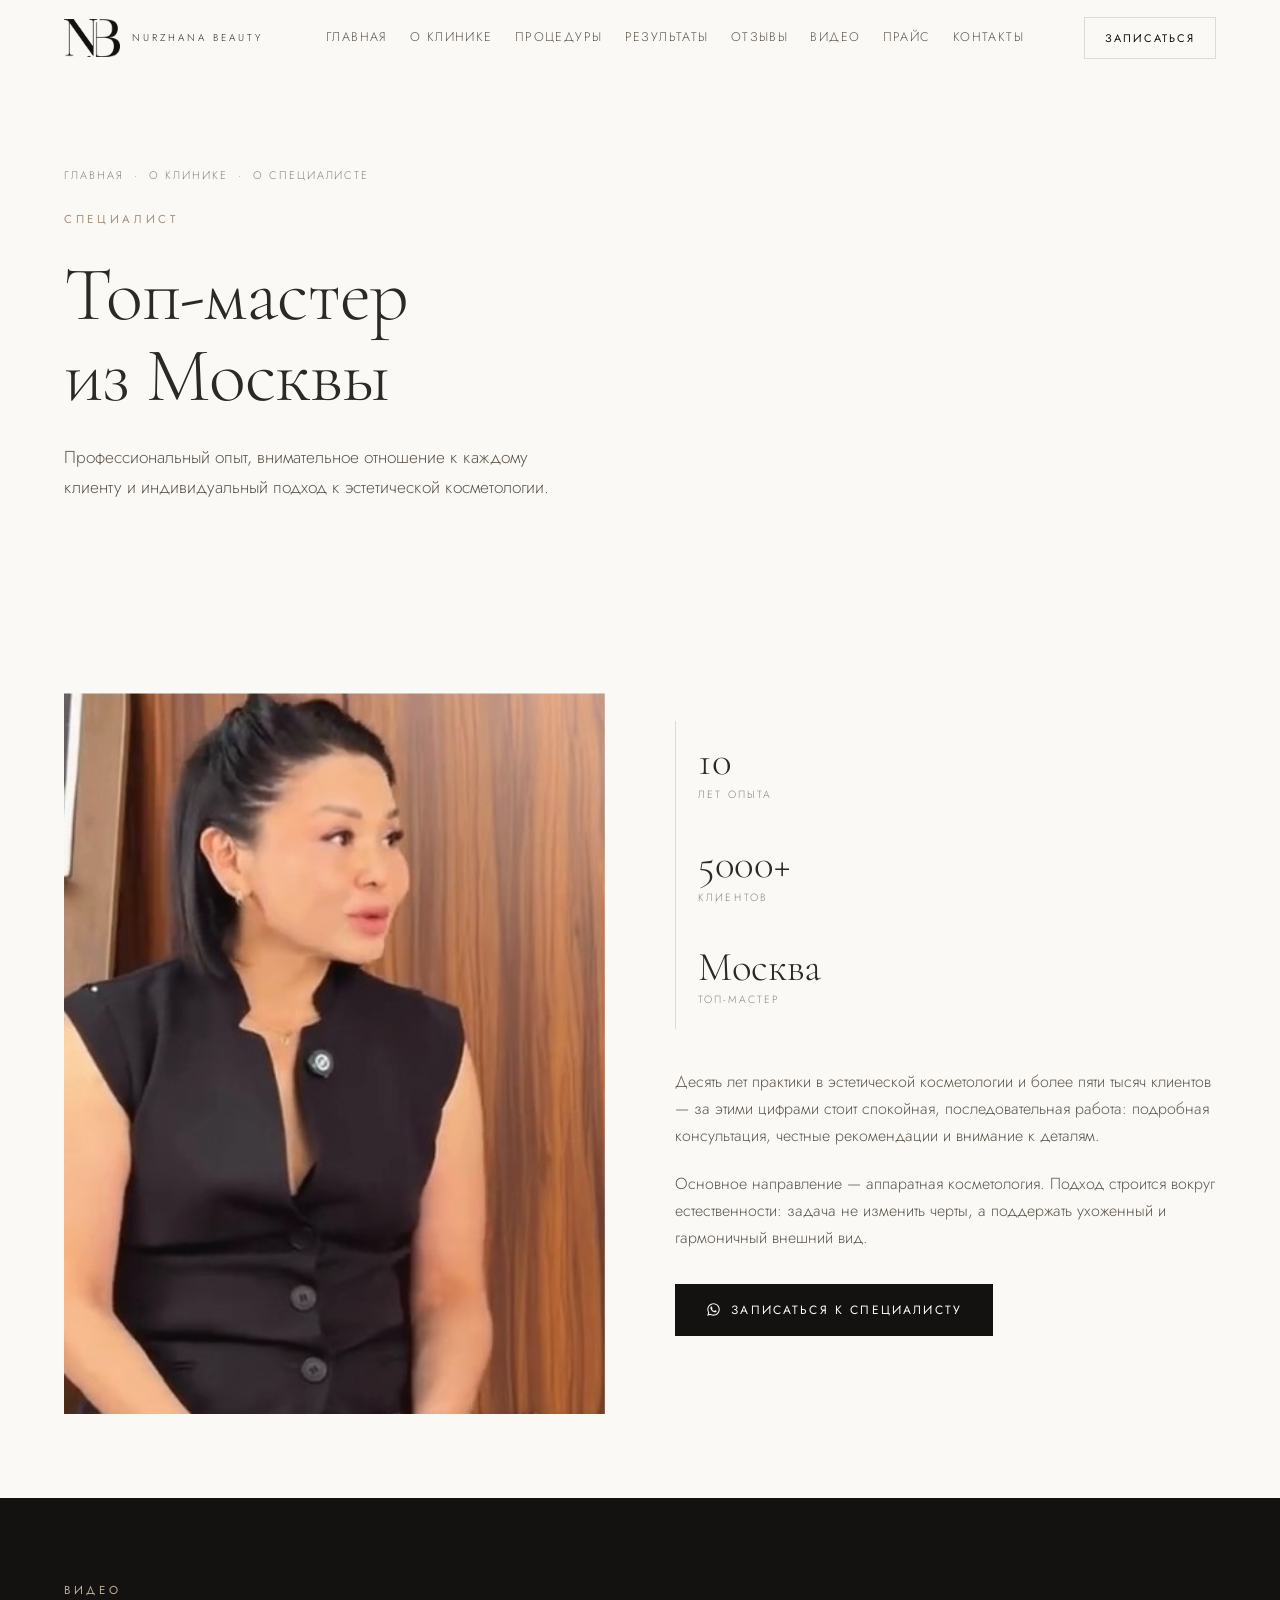
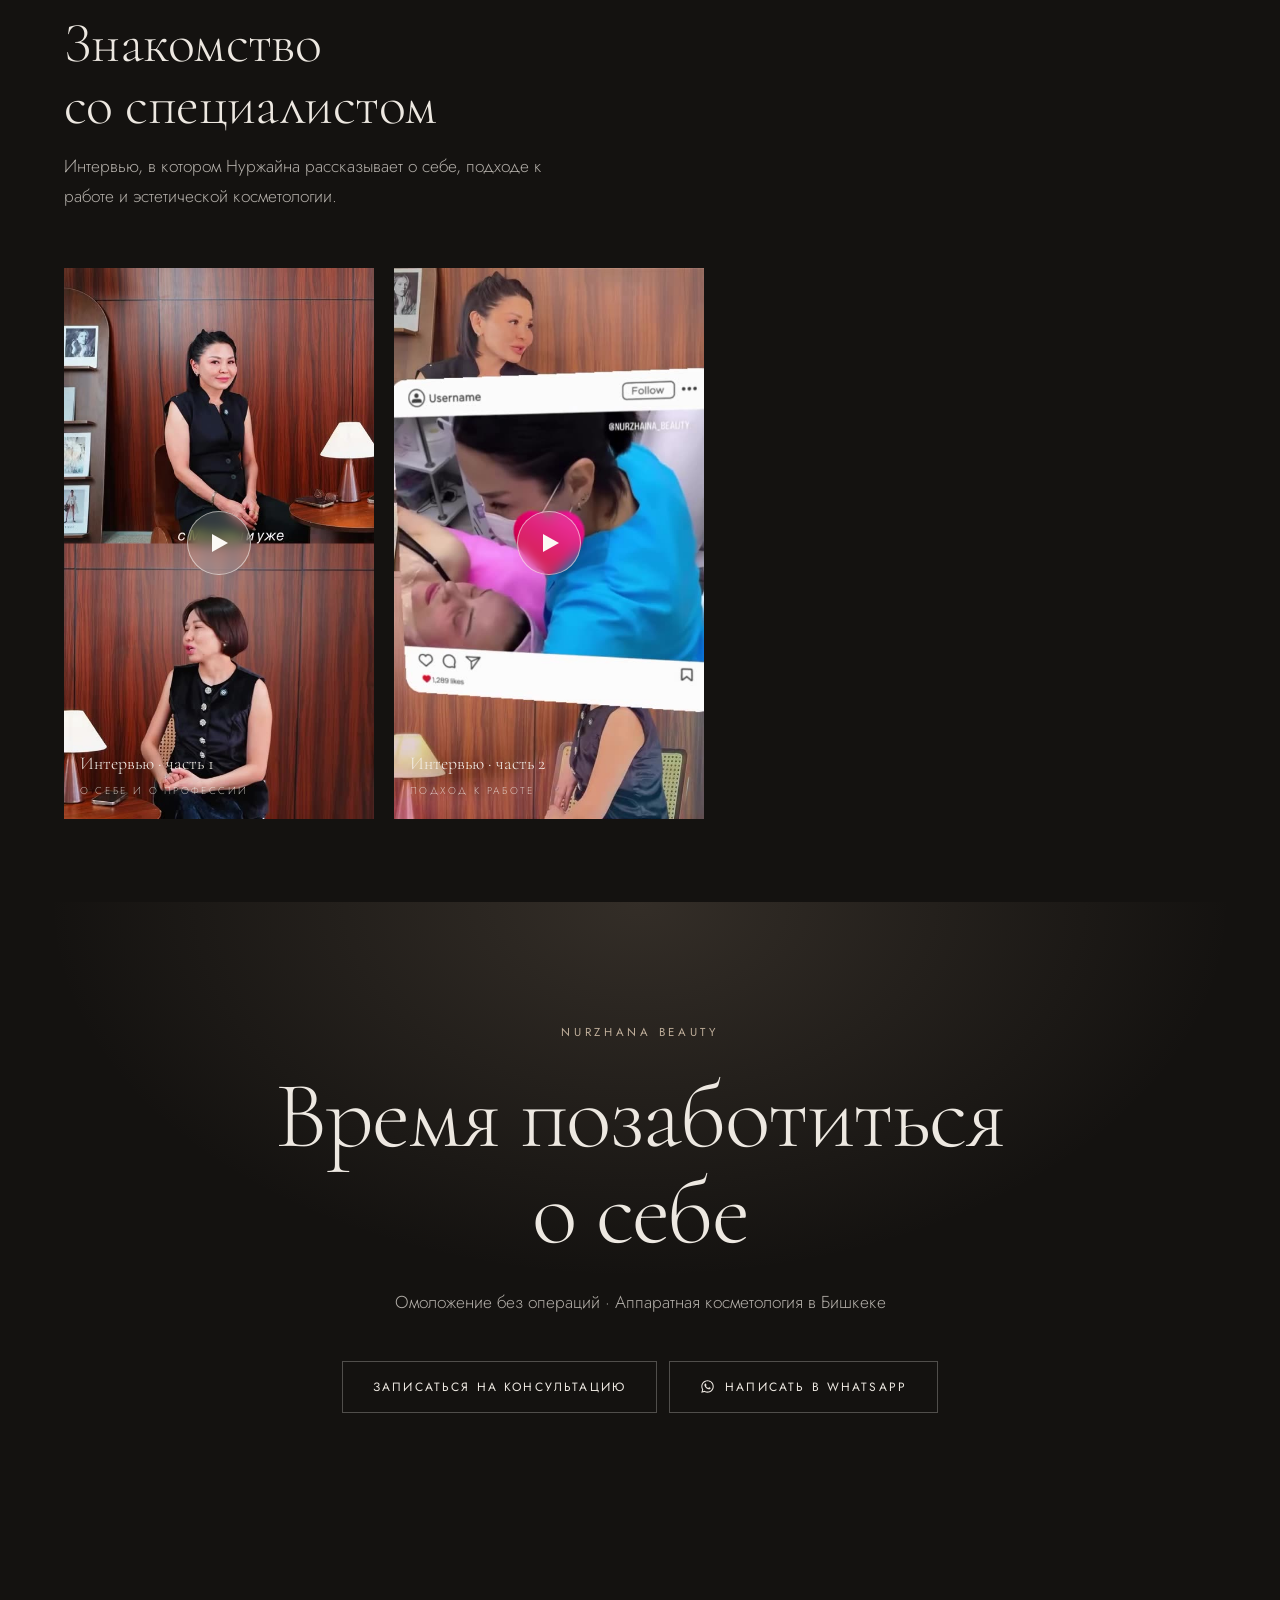
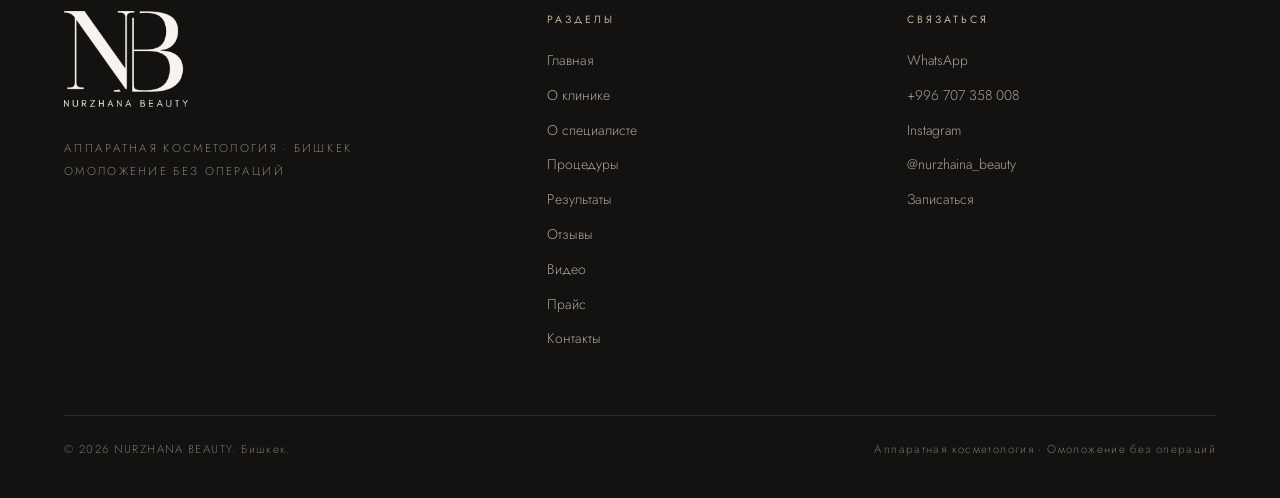
<file: specialist.html>
<!doctype html>
<html lang="ru">
<head>
<meta charset="utf-8">
<meta name="viewport" content="width=device-width,initial-scale=1">
<title>О специалисте — NURZHANA BEAUTY</title>
<meta name="description" content="Топ-мастер из Москвы: 10 лет опыта в эстетической косметологии и более 5000 клиентов. Индивидуальный подход в NURZHANA BEAUTY, Бишкек.">
<meta name="theme-color" content="#FBF9F5">
<meta property="og:type" content="profile">
<meta property="og:site_name" content="NURZHANA BEAUTY">
<meta property="og:locale" content="ru_RU">
<meta property="og:title" content="О специалисте — NURZHANA BEAUTY">
<meta property="og:description" content="Топ-мастер из Москвы. 10 лет опыта, более 5000 клиентов.">
<meta property="og:image" content="assets/img/og.jpg">
<meta property="og:image:width" content="1200">
<meta property="og:image:height" content="630">
<meta name="twitter:card" content="summary_large_image">
<link rel="icon" href="assets/img/favicon-32.png" sizes="32x32">
<link rel="apple-touch-icon" href="assets/img/apple-touch-icon.png">
<link rel="preconnect" href="https://fonts.googleapis.com">
<link rel="preconnect" href="https://fonts.gstatic.com" crossorigin>
<link rel="stylesheet" href="https://fonts.googleapis.com/css2?family=Cormorant+Garamond:ital,wght@0,300;0,400;1,300&family=Jost:wght@300;400;500&display=swap">
<link rel="stylesheet" href="assets/css/style.css">
<script defer src="assets/js/data.js"></script>
<script defer src="assets/js/main.js"></script>
</head>
<body>
<!--HEADER:START-->
<a class="skip" href="#main">Перейти к содержанию</a>

<header class="site-header">
  <div class="wrap site-header__in">
    <a class="logo" href="index.html" aria-label="NURZHANA BEAUTY — на главную">
      <img class="logo__mark" src="assets/img/logo-mark.png" alt="" width="56" height="38" aria-hidden="true"
           onerror="document.documentElement.classList.add('no-logo-img');this.remove()">
      <span class="logo__mono" aria-hidden="true">NB</span>
      <span class="logo__word">Nurzhana Beauty</span>
    </a>

    <nav class="nav" aria-label="Основная навигация">
      <a href="index.html">Главная</a>
      <a href="about.html">О клинике</a>
      <a href="procedures.html">Процедуры</a>
      <a href="results.html">Результаты</a>
      <a href="reviews.html">Отзывы</a>
      <a href="video.html">Видео</a>
      <a href="price.html">Прайс</a>
      <a href="contacts.html">Контакты</a>
    </nav>

    <a class="btn btn--ghost btn--sm header-cta" href="contacts.html#zapis" data-cta-book><span>Записаться</span></a>

    <button class="burger" type="button" aria-label="Открыть меню" aria-expanded="false" aria-controls="drawer">
      <span></span><span></span>
    </button>
  </div>
</header>

<div class="drawer" id="drawer" aria-hidden="true">
  <nav aria-label="Мобильная навигация">
    <a href="index.html">Главная</a>
    <a href="about.html">О клинике</a>
    <a href="procedures.html">Процедуры</a>
    <a href="results.html">Результаты</a>
    <a href="reviews.html">Отзывы</a>
    <a href="video.html">Видео</a>
    <a href="price.html">Прайс</a>
    <a href="contacts.html">Контакты</a>
  </nav>
  <div class="drawer__meta">
    <a class="btn btn--wide" href="#" data-wa="default"><span>Написать в WhatsApp</span></a>
    <div class="drawer__sub">
      <a href="specialist.html">О специалисте</a>
      <a href="https://www.instagram.com/nurzhaina_beauty/" target="_blank" rel="noopener">Instagram</a>
      <a href="tel:+996707358008">+996 707 358 008</a>
    </div>
  </div>
</div>

<a class="fab" href="#" data-wa="default" aria-label="Написать в WhatsApp">
  <span class="fab__ico" aria-hidden="true">
    <svg width="21" height="21" viewBox="0 0 24 24" fill="currentColor"><path d="M12.04 2C6.58 2 2.13 6.45 2.13 11.91c0 1.75.46 3.46 1.32 4.96L2 22l5.25-1.38a9.9 9.9 0 004.79 1.22h.01c5.46 0 9.91-4.45 9.91-9.91 0-2.65-1.03-5.14-2.9-7.01A9.82 9.82 0 0012.04 2zm0 18.15h-.01a8.23 8.23 0 01-4.19-1.15l-.3-.18-3.12.82.83-3.04-.2-.31a8.19 8.19 0 01-1.26-4.38c0-4.54 3.7-8.23 8.25-8.23 2.2 0 4.27.86 5.83 2.42a8.19 8.19 0 012.41 5.82c0 4.54-3.7 8.23-8.24 8.23zm4.52-6.16c-.25-.12-1.47-.72-1.69-.81-.23-.08-.39-.12-.56.13-.16.24-.64.8-.79.97-.14.16-.29.19-.54.06-.25-.12-1.05-.39-1.99-1.23-.74-.66-1.23-1.47-1.38-1.72-.14-.25-.01-.38.11-.5.11-.11.25-.29.37-.44.12-.14.16-.25.25-.41.08-.17.04-.31-.02-.43-.06-.12-.56-1.34-.76-1.84-.2-.48-.4-.42-.56-.43h-.47c-.16 0-.43.06-.65.31-.22.25-.86.84-.86 2.05s.88 2.38 1 2.54c.12.17 1.73 2.64 4.2 3.7.59.25 1.04.4 1.4.52.59.19 1.12.16 1.55.1.47-.07 1.47-.6 1.68-1.18.21-.58.21-1.07.14-1.18-.06-.11-.22-.17-.47-.29z"/></svg>
  </span>
  <span class="fab__tx">Написать в WhatsApp</span>
</a>

<nav class="mbar" aria-label="Быстрые действия">
  <div class="mbar__in">
    <a href="#" data-wa="default">
      <svg viewBox="0 0 24 24" fill="currentColor" aria-hidden="true"><path d="M12.04 2C6.58 2 2.13 6.45 2.13 11.91c0 1.75.46 3.46 1.32 4.96L2 22l5.25-1.38a9.9 9.9 0 004.79 1.22h.01c5.46 0 9.91-4.45 9.91-9.91 0-2.65-1.03-5.14-2.9-7.01A9.82 9.82 0 0012.04 2zm0 18.15h-.01a8.23 8.23 0 01-4.19-1.15l-.3-.18-3.12.82.83-3.04-.2-.31a8.19 8.19 0 01-1.26-4.38c0-4.54 3.7-8.23 8.25-8.23 2.2 0 4.27.86 5.83 2.42a8.19 8.19 0 012.41 5.82c0 4.54-3.7 8.23-8.24 8.23zm4.52-6.16c-.25-.12-1.47-.72-1.69-.81-.23-.08-.39-.12-.56.13-.16.24-.64.8-.79.97-.14.16-.29.19-.54.06-.25-.12-1.05-.39-1.99-1.23-.74-.66-1.23-1.47-1.38-1.72-.14-.25-.01-.38.11-.5.11-.11.25-.29.37-.44.12-.14.16-.25.25-.41.08-.17.04-.31-.02-.43-.06-.12-.56-1.34-.76-1.84-.2-.48-.4-.42-.56-.43h-.47c-.16 0-.43.06-.65.31-.22.25-.86.84-.86 2.05s.88 2.38 1 2.54c.12.17 1.73 2.64 4.2 3.7.59.25 1.04.4 1.4.52.59.19 1.12.16 1.55.1.47-.07 1.47-.6 1.68-1.18.21-.58.21-1.07.14-1.18-.06-.11-.22-.17-.47-.29z"/></svg>
      WhatsApp
    </a>
    <a href="contacts.html#zapis" class="is-primary" data-cta-book>
      <svg viewBox="0 0 24 24" fill="none" stroke="currentColor" stroke-width="1.4" aria-hidden="true"><rect x="3" y="5" width="18" height="16" rx="2"/><path d="M3 10h18M8 3v4M16 3v4"/></svg>
      Записаться
    </a>
    <a href="https://www.instagram.com/nurzhaina_beauty/" target="_blank" rel="noopener">
      <svg viewBox="0 0 24 24" fill="none" stroke="currentColor" stroke-width="1.4" aria-hidden="true"><rect x="2.5" y="2.5" width="19" height="19" rx="5.5"/><circle cx="12" cy="12" r="4"/><circle cx="17.4" cy="6.6" r="1.1" fill="currentColor" stroke="none"/></svg>
      Instagram
    </a>
  </div>
</nav>
<!--HEADER:END-->

<main id="main">

  <section class="phero wrap">
    <div class="phero__in">
      <nav class="crumbs" aria-label="Хлебные крошки" data-reveal="fade">
        <a href="index.html">Главная</a><span>·</span><a href="about.html">О клинике</a><span>·</span><span>О специалисте</span>
      </nav>
      <p class="eyebrow" data-reveal="fade">Специалист</p>
      <h1 class="h1" data-reveal data-d="60">Топ-мастер<br>из Москвы</h1>
      <p class="lead mw-50" data-reveal data-d="140">Профессиональный опыт, внимательное отношение к каждому клиенту и индивидуальный подход к эстетической косметологии.</p>
    </div>
  </section>

  <section class="sec sec--tight wrap">
    <div class="split split--offset">
      <div class="split__media">
        <div class="ratio r-3-4" data-reveal="img">
          <img src="assets/img/specialist.jpg" alt="Нуржана — топ-мастер эстетической косметологии" width="442" height="533" fetchpriority="high" decoding="async">
        </div>
      </div>
      <div class="split__copy">
        <div class="stats" style="flex-direction:column;gap:0" data-reveal>
          <div class="stat" style="padding:20px 0 20px 22px"><span class="stat__n">10</span><span class="stat__l">лет опыта</span></div>
          <div class="stat" style="padding:20px 0 20px 22px"><span class="stat__n">5000+</span><span class="stat__l">клиентов</span></div>
          <div class="stat" style="padding:20px 0 20px 22px"><span class="stat__n">Москва</span><span class="stat__l">топ-мастер</span></div>
        </div>
        <p class="body" data-reveal data-d="120" style="margin-top:clamp(26px,3vw,40px)">Десять лет практики в эстетической косметологии и более пяти тысяч клиентов — за этими цифрами стоит спокойная, последовательная работа: подробная консультация, честные рекомендации и внимание к деталям.</p>
        <p class="body" data-reveal data-d="180">Основное направление — аппаратная косметология. Подход строится вокруг естественности: задача не изменить черты, а поддержать ухоженный и гармоничный внешний вид.</p>
        <div class="btn-row" data-reveal data-d="240" style="padding-top:12px">
          <a class="btn" href="#" data-wa="default" data-wa-ico><span>Записаться к специалисту</span></a>
        </div>
      </div>
    </div>
  </section>

  <!-- ВИДЕО-ЗНАКОМСТВО / ИНТЕРВЬЮ -->
  <section class="sec sec--ink" style="padding-block:clamp(56px,6.5vw,104px)">
    <div class="wrap">
      <div class="sechead">
        <div class="sechead__l">
          <p class="eyebrow" data-reveal="fade">Видео</p>
          <h2 class="h2" data-reveal data-d="60">Знакомство<br>со специалистом</h2>
          <p class="lead mw-50" data-reveal data-d="120">Интервью, в котором Нуржайна рассказывает о себе, подходе к работе и эстетической косметологии.</p>
        </div>
      </div>
      <div class="review-videos review-videos--2" data-reveal="fade">
        <button class="reel" type="button" data-lb data-lb-ratio="9-16" data-lb-video="assets/video/about/interview-1.mp4" data-lb-poster="assets/video/about/interview-1.jpg" data-lb-cap="Интервью с Нуржайной · часть 1" data-reveal data-d="0">
          <div class="ratio r-9-16"><img src="assets/video/about/interview-1.jpg" alt="Интервью с Нуржайной, часть 1" loading="lazy" decoding="async"></div>
          <span class="play" aria-hidden="true"><svg width="16" height="18" viewBox="0 0 16 18" fill="currentColor"><path d="M0 0l16 9-16 9z"/></svg></span>
          <span class="reel__cap"><b>Интервью · часть 1</b><span>О себе и о профессии</span></span>
        </button>
        <button class="reel" type="button" data-lb data-lb-ratio="9-16" data-lb-video="assets/video/about/interview-2.mp4" data-lb-poster="assets/video/about/interview-2.jpg" data-lb-cap="Интервью с Нуржайной · часть 2" data-reveal data-d="90">
          <div class="ratio r-9-16"><img src="assets/video/about/interview-2.jpg" alt="Интервью с Нуржайной, часть 2" loading="lazy" decoding="async"></div>
          <span class="play" aria-hidden="true"><svg width="16" height="18" viewBox="0 0 16 18" fill="currentColor"><path d="M0 0l16 9-16 9z"/></svg></span>
          <span class="reel__cap"><b>Интервью · часть 2</b><span>Подход к работе</span></span>
        </button>
      </div>
    </div>
  </section>

  <section class="sec sec--ink final">
    <div class="wrap final__in">
      <p class="eyebrow" data-reveal="fade">NURZHANA BEAUTY</p>
      <h2 class="display" data-reveal data-d="60">Время позаботиться<br>о себе</h2>
      <p class="lead" data-reveal data-d="120">Омоложение без операций · Аппаратная косметология в Бишкеке</p>
      <div class="btn-row" data-reveal data-d="180" style="margin-top:clamp(28px,3.4vw,44px)">
        <a class="btn btn--light" href="contacts.html#zapis" data-cta-book><span>Записаться на консультацию</span></a>
        <a class="btn btn--light" href="#" data-wa="default" data-wa-ico><span>Написать в WhatsApp</span></a>
      </div>
    </div>
  </section>

</main>

<!--FOOTER:START-->
<footer class="site-footer">
  <div class="wrap">
    <div class="footer-grid">
      <div>
        <a class="logo logo--full" href="index.html" aria-label="NURZHANA BEAUTY — на главную">
          <img class="logo__full" src="assets/img/logo-full-light.png" alt="NURZHANA BEAUTY" width="124" height="96" loading="lazy" decoding="async"
               onerror="document.documentElement.classList.add('no-logo-img');this.remove()">
          <span class="logo__mono" aria-hidden="true">NB</span>
          <span class="logo__word">Nurzhana Beauty</span>
        </a>
        <p class="footer-tag">Аппаратная косметология · Бишкек<br>Омоложение без операций</p>
      </div>

      <div class="footer-col">
        <h4>Разделы</h4>
        <ul>
          <li><a href="index.html">Главная</a></li>
          <li><a href="about.html">О клинике</a></li>
          <li><a href="specialist.html">О специалисте</a></li>
          <li><a href="procedures.html">Процедуры</a></li>
          <li><a href="results.html">Результаты</a></li>
          <li><a href="reviews.html">Отзывы</a></li>
          <li><a href="video.html">Видео</a></li>
          <li><a href="price.html">Прайс</a></li>
          <li><a href="contacts.html">Контакты</a></li>
        </ul>
      </div>

      <div class="footer-col">
        <h4>Связаться</h4>
        <ul>
          <li><a href="#" data-wa="default">WhatsApp</a></li>
          <li><a href="tel:+996707358008">+996 707 358 008</a></li>
          <li><a href="https://www.instagram.com/nurzhaina_beauty/" target="_blank" rel="noopener">Instagram</a></li>
          <li><a href="https://www.instagram.com/nurzhaina_beauty/" target="_blank" rel="noopener">@nurzhaina_beauty</a></li>
          <li><a href="contacts.html#zapis" data-cta-book>Записаться</a></li>
        </ul>
      </div>
    </div>

    <div class="footer-bot">
      <span>© <span data-year>2026</span> NURZHANA BEAUTY. Бишкек.</span>
      <span>Аппаратная косметология · Омоложение без операций</span>
    </div>
  </div>
</footer>
<!--FOOTER:END-->
</body>
</html>
</file>
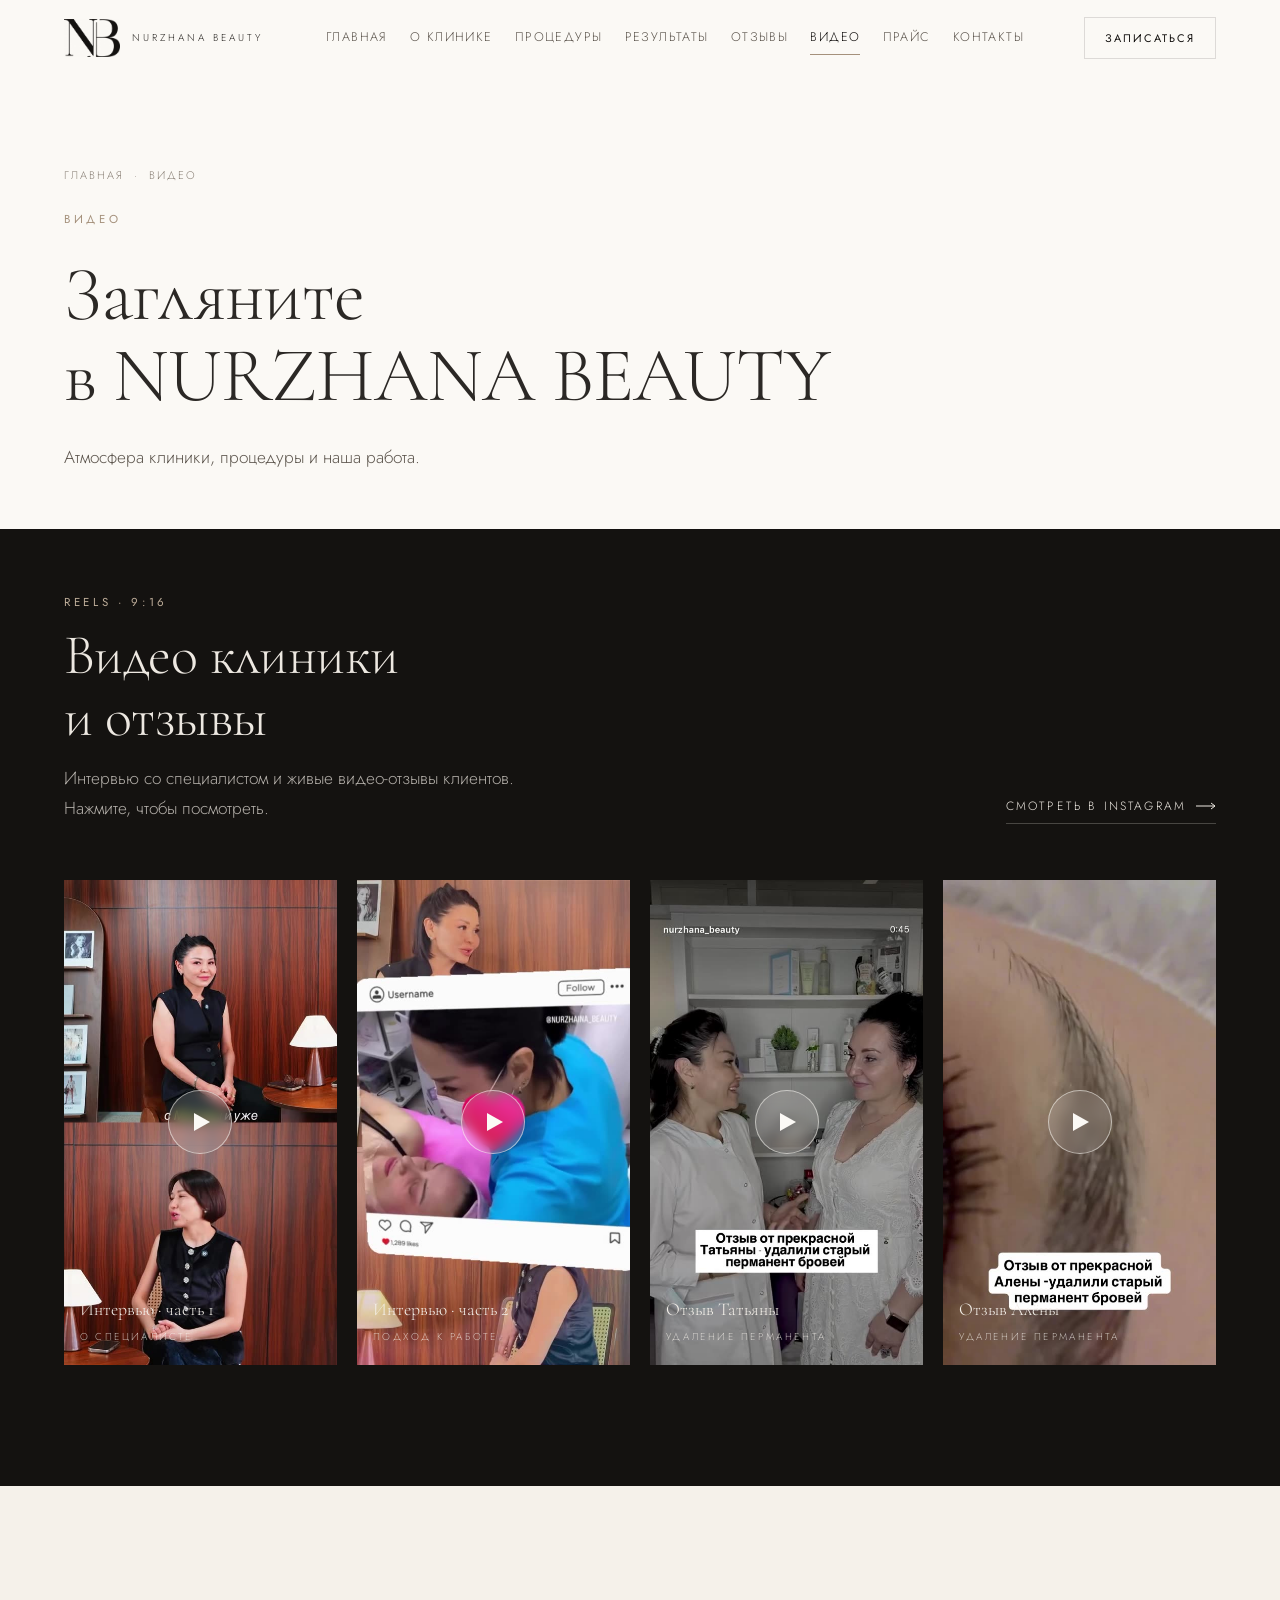
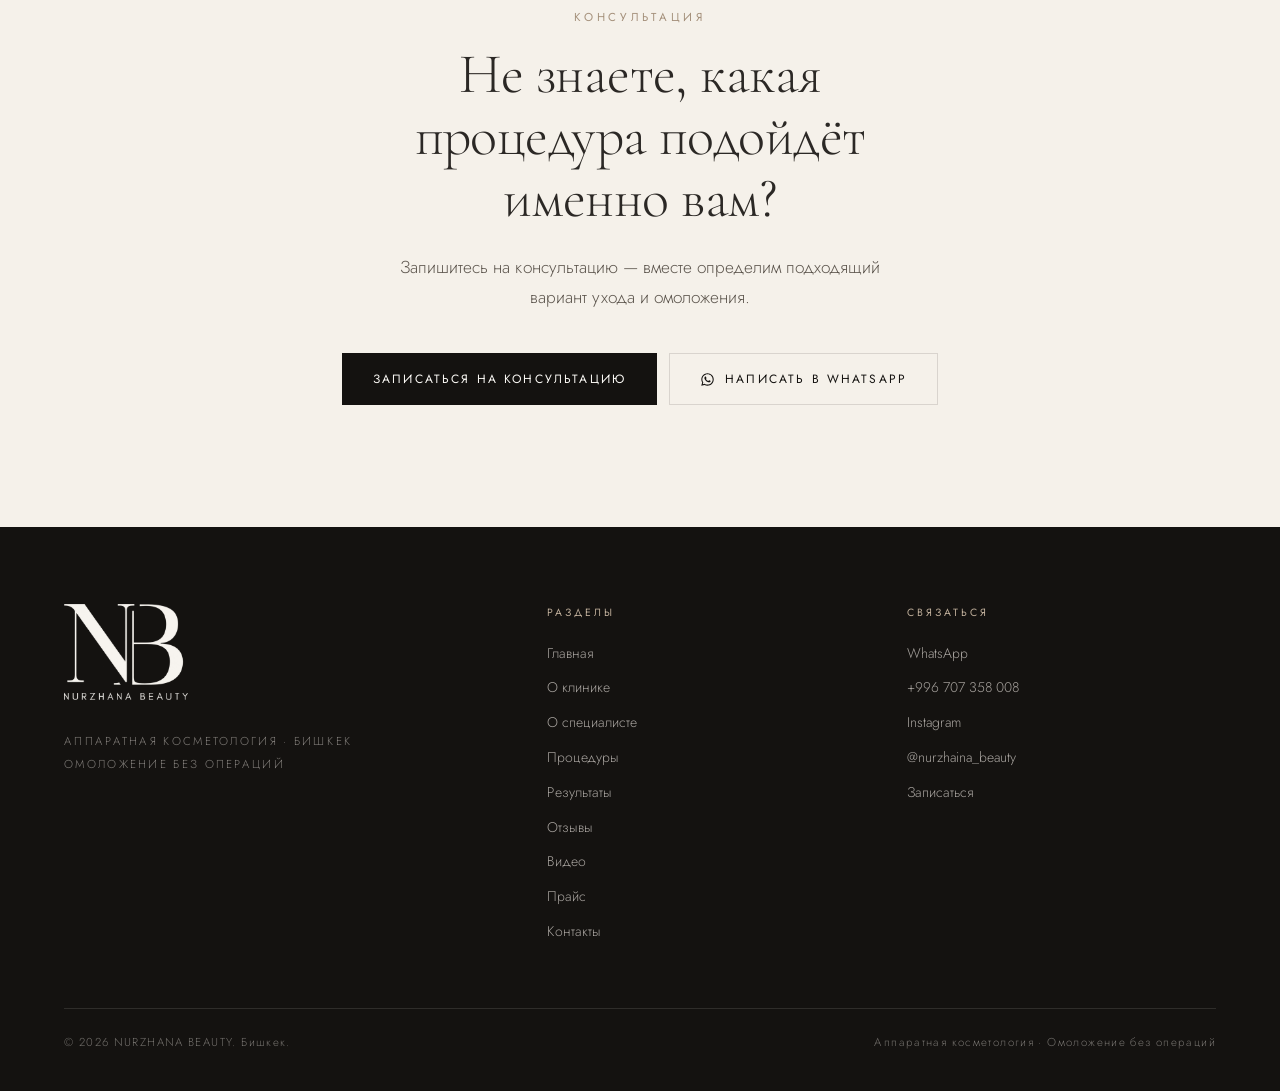
<file: video.html>
<!doctype html>
<html lang="ru">
<head>
<meta charset="utf-8">
<meta name="viewport" content="width=device-width,initial-scale=1">
<title>Видео — NURZHANA BEAUTY, Бишкек</title>
<meta name="description" content="Видео NURZHANA BEAUTY: атмосфера клиники, процедуры и работа специалиста. Поддержка вертикальных видео и Instagram Reels.">
<meta name="theme-color" content="#FBF9F5">
<meta property="og:type" content="website">
<meta property="og:site_name" content="NURZHANA BEAUTY">
<meta property="og:locale" content="ru_RU">
<meta property="og:title" content="Видео — NURZHANA BEAUTY">
<meta property="og:description" content="Загляните в NURZHANA BEAUTY: атмосфера клиники, процедуры и наша работа.">
<meta property="og:image" content="assets/img/og.jpg">
<meta property="og:image:width" content="1200">
<meta property="og:image:height" content="630">
<meta name="twitter:card" content="summary_large_image">
<link rel="icon" href="assets/img/favicon-32.png" sizes="32x32">
<link rel="apple-touch-icon" href="assets/img/apple-touch-icon.png">
<link rel="preconnect" href="https://fonts.googleapis.com">
<link rel="preconnect" href="https://fonts.gstatic.com" crossorigin>
<link rel="stylesheet" href="https://fonts.googleapis.com/css2?family=Cormorant+Garamond:ital,wght@0,300;0,400;1,300&family=Jost:wght@300;400;500&display=swap">
<link rel="stylesheet" href="assets/css/style.css">
<script defer src="assets/js/data.js"></script>
<script defer src="assets/js/main.js"></script>
</head>
<body>
<!--HEADER:START-->
<a class="skip" href="#main">Перейти к содержанию</a>

<header class="site-header">
  <div class="wrap site-header__in">
    <a class="logo" href="index.html" aria-label="NURZHANA BEAUTY — на главную">
      <img class="logo__mark" src="assets/img/logo-mark.png" alt="" width="56" height="38" aria-hidden="true"
           onerror="document.documentElement.classList.add('no-logo-img');this.remove()">
      <span class="logo__mono" aria-hidden="true">NB</span>
      <span class="logo__word">Nurzhana Beauty</span>
    </a>

    <nav class="nav" aria-label="Основная навигация">
      <a href="index.html">Главная</a>
      <a href="about.html">О клинике</a>
      <a href="procedures.html">Процедуры</a>
      <a href="results.html">Результаты</a>
      <a href="reviews.html">Отзывы</a>
      <a href="video.html">Видео</a>
      <a href="price.html">Прайс</a>
      <a href="contacts.html">Контакты</a>
    </nav>

    <a class="btn btn--ghost btn--sm header-cta" href="contacts.html#zapis" data-cta-book><span>Записаться</span></a>

    <button class="burger" type="button" aria-label="Открыть меню" aria-expanded="false" aria-controls="drawer">
      <span></span><span></span>
    </button>
  </div>
</header>

<div class="drawer" id="drawer" aria-hidden="true">
  <nav aria-label="Мобильная навигация">
    <a href="index.html">Главная</a>
    <a href="about.html">О клинике</a>
    <a href="procedures.html">Процедуры</a>
    <a href="results.html">Результаты</a>
    <a href="reviews.html">Отзывы</a>
    <a href="video.html">Видео</a>
    <a href="price.html">Прайс</a>
    <a href="contacts.html">Контакты</a>
  </nav>
  <div class="drawer__meta">
    <a class="btn btn--wide" href="#" data-wa="default"><span>Написать в WhatsApp</span></a>
    <div class="drawer__sub">
      <a href="specialist.html">О специалисте</a>
      <a href="https://www.instagram.com/nurzhaina_beauty/" target="_blank" rel="noopener">Instagram</a>
      <a href="tel:+996707358008">+996 707 358 008</a>
    </div>
  </div>
</div>

<a class="fab" href="#" data-wa="default" aria-label="Написать в WhatsApp">
  <span class="fab__ico" aria-hidden="true">
    <svg width="21" height="21" viewBox="0 0 24 24" fill="currentColor"><path d="M12.04 2C6.58 2 2.13 6.45 2.13 11.91c0 1.75.46 3.46 1.32 4.96L2 22l5.25-1.38a9.9 9.9 0 004.79 1.22h.01c5.46 0 9.91-4.45 9.91-9.91 0-2.65-1.03-5.14-2.9-7.01A9.82 9.82 0 0012.04 2zm0 18.15h-.01a8.23 8.23 0 01-4.19-1.15l-.3-.18-3.12.82.83-3.04-.2-.31a8.19 8.19 0 01-1.26-4.38c0-4.54 3.7-8.23 8.25-8.23 2.2 0 4.27.86 5.83 2.42a8.19 8.19 0 012.41 5.82c0 4.54-3.7 8.23-8.24 8.23zm4.52-6.16c-.25-.12-1.47-.72-1.69-.81-.23-.08-.39-.12-.56.13-.16.24-.64.8-.79.97-.14.16-.29.19-.54.06-.25-.12-1.05-.39-1.99-1.23-.74-.66-1.23-1.47-1.38-1.72-.14-.25-.01-.38.11-.5.11-.11.25-.29.37-.44.12-.14.16-.25.25-.41.08-.17.04-.31-.02-.43-.06-.12-.56-1.34-.76-1.84-.2-.48-.4-.42-.56-.43h-.47c-.16 0-.43.06-.65.31-.22.25-.86.84-.86 2.05s.88 2.38 1 2.54c.12.17 1.73 2.64 4.2 3.7.59.25 1.04.4 1.4.52.59.19 1.12.16 1.55.1.47-.07 1.47-.6 1.68-1.18.21-.58.21-1.07.14-1.18-.06-.11-.22-.17-.47-.29z"/></svg>
  </span>
  <span class="fab__tx">Написать в WhatsApp</span>
</a>

<nav class="mbar" aria-label="Быстрые действия">
  <div class="mbar__in">
    <a href="#" data-wa="default">
      <svg viewBox="0 0 24 24" fill="currentColor" aria-hidden="true"><path d="M12.04 2C6.58 2 2.13 6.45 2.13 11.91c0 1.75.46 3.46 1.32 4.96L2 22l5.25-1.38a9.9 9.9 0 004.79 1.22h.01c5.46 0 9.91-4.45 9.91-9.91 0-2.65-1.03-5.14-2.9-7.01A9.82 9.82 0 0012.04 2zm0 18.15h-.01a8.23 8.23 0 01-4.19-1.15l-.3-.18-3.12.82.83-3.04-.2-.31a8.19 8.19 0 01-1.26-4.38c0-4.54 3.7-8.23 8.25-8.23 2.2 0 4.27.86 5.83 2.42a8.19 8.19 0 012.41 5.82c0 4.54-3.7 8.23-8.24 8.23zm4.52-6.16c-.25-.12-1.47-.72-1.69-.81-.23-.08-.39-.12-.56.13-.16.24-.64.8-.79.97-.14.16-.29.19-.54.06-.25-.12-1.05-.39-1.99-1.23-.74-.66-1.23-1.47-1.38-1.72-.14-.25-.01-.38.11-.5.11-.11.25-.29.37-.44.12-.14.16-.25.25-.41.08-.17.04-.31-.02-.43-.06-.12-.56-1.34-.76-1.84-.2-.48-.4-.42-.56-.43h-.47c-.16 0-.43.06-.65.31-.22.25-.86.84-.86 2.05s.88 2.38 1 2.54c.12.17 1.73 2.64 4.2 3.7.59.25 1.04.4 1.4.52.59.19 1.12.16 1.55.1.47-.07 1.47-.6 1.68-1.18.21-.58.21-1.07.14-1.18-.06-.11-.22-.17-.47-.29z"/></svg>
      WhatsApp
    </a>
    <a href="contacts.html#zapis" class="is-primary" data-cta-book>
      <svg viewBox="0 0 24 24" fill="none" stroke="currentColor" stroke-width="1.4" aria-hidden="true"><rect x="3" y="5" width="18" height="16" rx="2"/><path d="M3 10h18M8 3v4M16 3v4"/></svg>
      Записаться
    </a>
    <a href="https://www.instagram.com/nurzhaina_beauty/" target="_blank" rel="noopener">
      <svg viewBox="0 0 24 24" fill="none" stroke="currentColor" stroke-width="1.4" aria-hidden="true"><rect x="2.5" y="2.5" width="19" height="19" rx="5.5"/><circle cx="12" cy="12" r="4"/><circle cx="17.4" cy="6.6" r="1.1" fill="currentColor" stroke="none"/></svg>
      Instagram
    </a>
  </div>
</nav>
<!--HEADER:END-->

<main id="main">

  <section class="phero wrap">
    <div class="phero__in">
      <nav class="crumbs" aria-label="Хлебные крошки" data-reveal="fade">
        <a href="index.html">Главная</a><span>·</span><span>Видео</span>
      </nav>
      <p class="eyebrow" data-reveal="fade">Видео</p>
      <h1 class="h1" data-reveal data-d="60">Загляните<br>в NURZHANA BEAUTY</h1>
      <p class="lead mw-50" data-reveal data-d="140">Атмосфера клиники, процедуры и наша работа.</p>
    </div>
  </section>

  <section class="sec sec--ink" style="padding-top:clamp(40px,5vw,72px)">
    <div class="wrap">
      <div class="sechead">
        <div class="sechead__l">
          <p class="eyebrow" data-reveal="fade">Reels · 9:16</p>
          <h2 class="h2" data-reveal data-d="60">Видео клиники<br>и отзывы</h2>
          <p class="lead mw-50" data-reveal data-d="120">Интервью со специалистом и живые видео-отзывы клиентов. Нажмите, чтобы посмотреть.</p>
        </div>
        <div data-reveal data-d="180">
          <a class="link-arrow" href="https://www.instagram.com/nurzhaina_beauty/" target="_blank" rel="noopener">
            <span>Смотреть в Instagram</span>
            <svg width="20" height="8" viewBox="0 0 20 8" fill="none" stroke="currentColor"><path d="M15 1l4 3-4 3M0 4h19"/></svg>
          </a>
        </div>
      </div>
      <div class="reels">
        <button class="reel" type="button" data-lb data-lb-ratio="9-16" data-lb-video="assets/video/about/interview-1.mp4" data-lb-poster="assets/video/about/interview-1.jpg" data-lb-cap="Интервью с Нуржаной · часть 1" data-reveal data-d="0">
          <div class="ratio r-9-16"><img src="assets/video/about/interview-1.jpg" alt="Интервью · часть 1" loading="lazy" decoding="async"></div>
          <span class="play" aria-hidden="true"><svg width="16" height="18" viewBox="0 0 16 18" fill="currentColor"><path d="M0 0l16 9-16 9z"/></svg></span>
          <span class="reel__cap"><b>Интервью · часть 1</b><span>О специалисте</span></span>
        </button>
        <button class="reel" type="button" data-lb data-lb-ratio="9-16" data-lb-video="assets/video/about/interview-2.mp4" data-lb-poster="assets/video/about/interview-2.jpg" data-lb-cap="Интервью с Нуржаной · часть 2" data-reveal data-d="90">
          <div class="ratio r-9-16"><img src="assets/video/about/interview-2.jpg" alt="Интервью · часть 2" loading="lazy" decoding="async"></div>
          <span class="play" aria-hidden="true"><svg width="16" height="18" viewBox="0 0 16 18" fill="currentColor"><path d="M0 0l16 9-16 9z"/></svg></span>
          <span class="reel__cap"><b>Интервью · часть 2</b><span>Подход к работе</span></span>
        </button>
        <button class="reel" type="button" data-lb data-lb-ratio="9-16" data-lb-video="assets/video/reviews/review-tatyana.mp4" data-lb-poster="assets/video/reviews/review-tatyana.jpg" data-lb-cap="Отзыв Татьяны · удаление старого перманента бровей" data-reveal data-d="180">
          <div class="ratio r-9-16"><img src="assets/video/reviews/review-tatyana.jpg" alt="Отзыв Татьяны" loading="lazy" decoding="async"></div>
          <span class="play" aria-hidden="true"><svg width="16" height="18" viewBox="0 0 16 18" fill="currentColor"><path d="M0 0l16 9-16 9z"/></svg></span>
          <span class="reel__cap"><b>Отзыв Татьяны</b><span>Удаление перманента</span></span>
        </button>
        <button class="reel" type="button" data-lb data-lb-ratio="9-16" data-lb-video="assets/video/reviews/review-alena.mp4" data-lb-poster="assets/video/reviews/review-alena.jpg" data-lb-cap="Отзыв Алёны · удаление старого перманента бровей" data-reveal data-d="270">
          <div class="ratio r-9-16"><img src="assets/video/reviews/review-alena.jpg" alt="Отзыв Алёны" loading="lazy" decoding="async"></div>
          <span class="play" aria-hidden="true"><svg width="16" height="18" viewBox="0 0 16 18" fill="currentColor"><path d="M0 0l16 9-16 9z"/></svg></span>
          <span class="reel__cap"><b>Отзыв Алёны</b><span>Удаление перманента</span></span>
        </button>
      </div>
    </div>
  </section>

  <section class="sec sec--milk">
    <div class="wrap wrap--narrow center">
      <p class="eyebrow" data-reveal="fade">Консультация</p>
      <h2 class="h2" data-reveal data-d="60" style="margin-top:18px;max-width:18ch;margin-inline:auto">Не знаете, какая процедура подойдёт именно вам?</h2>
      <p class="lead mw-50" data-reveal data-d="120" style="margin:22px auto 0">Запишитесь на консультацию — вместе определим подходящий вариант ухода и омоложения.</p>
      <div class="btn-row" data-reveal data-d="180" style="justify-content:center;margin-top:clamp(28px,3.2vw,42px)">
        <a class="btn" href="contacts.html#zapis" data-cta-book><span>Записаться на консультацию</span></a>
        <a class="btn btn--ghost" href="#" data-wa="default" data-wa-ico><span>Написать в WhatsApp</span></a>
      </div>
    </div>
  </section>

</main>

<!--FOOTER:START-->
<footer class="site-footer">
  <div class="wrap">
    <div class="footer-grid">
      <div>
        <a class="logo logo--full" href="index.html" aria-label="NURZHANA BEAUTY — на главную">
          <img class="logo__full" src="assets/img/logo-full-light.png" alt="NURZHANA BEAUTY" width="124" height="96" loading="lazy" decoding="async"
               onerror="document.documentElement.classList.add('no-logo-img');this.remove()">
          <span class="logo__mono" aria-hidden="true">NB</span>
          <span class="logo__word">Nurzhana Beauty</span>
        </a>
        <p class="footer-tag">Аппаратная косметология · Бишкек<br>Омоложение без операций</p>
      </div>

      <div class="footer-col">
        <h4>Разделы</h4>
        <ul>
          <li><a href="index.html">Главная</a></li>
          <li><a href="about.html">О клинике</a></li>
          <li><a href="specialist.html">О специалисте</a></li>
          <li><a href="procedures.html">Процедуры</a></li>
          <li><a href="results.html">Результаты</a></li>
          <li><a href="reviews.html">Отзывы</a></li>
          <li><a href="video.html">Видео</a></li>
          <li><a href="price.html">Прайс</a></li>
          <li><a href="contacts.html">Контакты</a></li>
        </ul>
      </div>

      <div class="footer-col">
        <h4>Связаться</h4>
        <ul>
          <li><a href="#" data-wa="default">WhatsApp</a></li>
          <li><a href="tel:+996707358008">+996 707 358 008</a></li>
          <li><a href="https://www.instagram.com/nurzhaina_beauty/" target="_blank" rel="noopener">Instagram</a></li>
          <li><a href="https://www.instagram.com/nurzhaina_beauty/" target="_blank" rel="noopener">@nurzhaina_beauty</a></li>
          <li><a href="contacts.html#zapis" data-cta-book>Записаться</a></li>
        </ul>
      </div>
    </div>

    <div class="footer-bot">
      <span>© <span data-year>2026</span> NURZHANA BEAUTY. Бишкек.</span>
      <span>Аппаратная косметология · Омоложение без операций</span>
    </div>
  </div>
</footer>
<!--FOOTER:END-->
</body>
</html>
</file>
<file: assets/css/style.css>
/* ============================================================
   NURZHANA BEAUTY — design system
   Quiet luxury · aesthetic medicine · editorial
   ============================================================ */

/* ---------- tokens ---------- */
:root{
  /* surfaces */
  --ivory:#FBF9F5;
  --warm-white:#FFFDFA;
  --milk:#F5F1EA;
  --beige:#EFE7DC;
  --nude:#E6D9C9;
  --champagne:#DAC9B4;
  --taupe:#A5917C;
  --taupe-soft:#BFAE9A;
  --grey:#C7C2BA;
  --graphite:#2B2825;
  --ink:#141210;

  /* text */
  --text:#2B2825;
  --text-2:#5E574F;
  --text-3:#8C8379;

  /* lines */
  --line:rgba(43,40,37,.14);
  --line-soft:rgba(43,40,37,.08);

  /* type */
  --serif:"Cormorant Garamond","Times New Roman",Times,serif;
  --sans:"Jost","Helvetica Neue",Arial,sans-serif;

  /* motion */
  --ease:cubic-bezier(.22,.61,.36,1);
  --ease-out:cubic-bezier(.16,1,.3,1);

  /* layout */
  --gut:clamp(20px,5vw,64px);
  --maxw:1360px;
  --sec:clamp(72px,9.5vw,168px);
  --hdr:76px;
}

/* ---------- reset ---------- */
*,*::before,*::after{box-sizing:border-box}
html{-webkit-text-size-adjust:100%;scroll-behavior:smooth}
@media (prefers-reduced-motion:reduce){html{scroll-behavior:auto}}
body{
  margin:0;
  background:var(--ivory);
  color:var(--text);
  font-family:var(--sans);
  font-size:16px;
  font-weight:300;
  line-height:1.7;
  -webkit-font-smoothing:antialiased;
  -moz-osx-font-smoothing:grayscale;
  overflow-x:hidden;
}
img,svg,video{max-width:100%;display:block}
button,input,select,textarea{font:inherit;color:inherit}
a{color:inherit;text-decoration:none}
h1,h2,h3,h4,p,figure,blockquote{margin:0}
ul,ol{margin:0;padding:0;list-style:none}
::selection{background:var(--nude);color:var(--ink)}

/* focus */
:focus-visible{outline:1px solid var(--taupe);outline-offset:4px;border-radius:2px}
.skip{
  position:absolute;left:var(--gut);top:-100px;z-index:200;
  background:var(--ink);color:var(--ivory);padding:12px 20px;
  font-size:12px;letter-spacing:.18em;text-transform:uppercase;transition:top .3s
}
.skip:focus{top:12px}

/* ---------- layout ---------- */
.wrap{width:100%;max-width:var(--maxw);margin-inline:auto;padding-inline:var(--gut)}
.wrap--narrow{max-width:960px}
.sec{padding-block:var(--sec);position:relative}
.sec--tight{padding-block:clamp(56px,6.5vw,104px)}
.sec--milk{background:var(--milk)}
.sec--beige{background:linear-gradient(180deg,var(--beige) 0%,#EDE4D8 100%)}
.sec--ink{background:var(--ink);color:#EDE8E1}
.sec--ink .eyebrow{color:var(--taupe-soft)}
.sec--ink .lead,.sec--ink .body{color:rgba(237,232,225,.72)}
.sec--ink .muted,.sec--ink .tiny{color:rgba(237,232,225,.5)}
.rule{height:1px;background:var(--line-soft);border:0;margin:0}

/* ---------- typography ---------- */
.eyebrow{
  font-size:clamp(10px,1.05vw,11.5px);
  letter-spacing:.32em;text-transform:uppercase;
  color:var(--taupe);font-weight:400;line-height:1.6
}
.display{
  font-family:var(--serif);font-weight:300;
  font-size:clamp(40px,7.4vw,104px);
  line-height:1.02;letter-spacing:-.015em;
}
.h1{font-family:var(--serif);font-weight:300;font-size:clamp(36px,6vw,80px);line-height:1.06;letter-spacing:-.012em}
.h2{font-family:var(--serif);font-weight:300;font-size:clamp(30px,4.4vw,62px);line-height:1.1;letter-spacing:-.01em}
.h3{font-family:var(--serif);font-weight:300;font-size:clamp(22px,2.5vw,34px);line-height:1.2}
.h4{font-family:var(--sans);font-weight:400;font-size:clamp(15px,1.35vw,18px);letter-spacing:.02em;line-height:1.4}
.lead{font-size:clamp(16px,1.35vw,19px);line-height:1.75;color:var(--text-2);font-weight:300}
.body{color:var(--text-2)}
.muted{color:var(--text-3);font-size:14px}
.tiny{font-size:12px;letter-spacing:.14em;text-transform:uppercase;color:var(--text-3)}
.it{font-style:italic}
.mw-60{max-width:60ch}
.mw-50{max-width:50ch}
.mw-42{max-width:42ch}

/* ---------- logo lockup ----------
   .logo__mark   — монограмма NB из оригинального логотипа (шапка)
   .logo__full   — полный логотип без изменений (подвал)
   .logo__mono   — типографская запасная монограмма, если картинка не загрузилась
---------------------------------- */
.logo{display:inline-flex;align-items:center;gap:12px;line-height:1}
.logo__mark{height:38px;width:auto;flex:none;transition:opacity .35s var(--ease)}
.logo:hover .logo__mark{opacity:.72}
.logo__word{
  font-family:var(--sans);font-weight:300;font-size:10px;
  letter-spacing:.3em;text-transform:uppercase;padding-right:.3em;white-space:nowrap;color:var(--text)
}
.logo__mono{display:none;font-family:var(--serif);font-weight:400;font-size:30px;line-height:.9;letter-spacing:-.13em;padding-right:.13em}
html.no-logo-img .logo__mono{display:block}

/* полный логотип в подвале */
.logo--full{flex-direction:column;align-items:flex-start;gap:0}
.logo__full{height:96px;width:auto}
.logo--full .logo__word{display:none}
html.no-logo-img .logo--full{gap:8px}
html.no-logo-img .logo--full .logo__word{display:block;font-size:11px;letter-spacing:.4em;padding-right:.4em}
.site-footer .logo__word,.site-footer .logo__mono{color:#F2EEE8}

@media (max-width:1080px){.logo__mark{height:34px}.logo__word{font-size:9.5px;letter-spacing:.26em;padding-right:.26em}}
@media (max-width:400px){.logo__word{font-size:8.5px;letter-spacing:.22em;padding-right:.22em}}

/* ---------- header ---------- */
.site-header{
  position:fixed;inset:0 0 auto 0;z-index:100;
  height:var(--hdr);display:flex;align-items:center;
  transition:background .45s var(--ease),box-shadow .45s var(--ease),height .45s var(--ease);
  background:transparent;
}
.site-header.is-stuck{
  background:rgba(251,249,245,.86);
  -webkit-backdrop-filter:saturate(1.4) blur(14px);
  backdrop-filter:saturate(1.4) blur(14px);
  box-shadow:0 1px 0 var(--line-soft);
  height:64px;
}
.site-header__in{display:flex;align-items:center;justify-content:space-between;gap:24px;width:100%}
.nav{display:flex;align-items:center;gap:clamp(13px,1.75vw,28px)}
.nav a{
  font-size:12.5px;letter-spacing:.11em;text-transform:uppercase;font-weight:300;
  color:var(--text-2);position:relative;padding-block:6px;transition:color .35s var(--ease);white-space:nowrap
}
.nav a::after{
  content:"";position:absolute;left:0;right:0;bottom:0;height:1px;background:var(--taupe);
  transform:scaleX(0);transform-origin:right;transition:transform .45s var(--ease)
}
.nav a:hover{color:var(--ink)}
.nav a:hover::after,.nav a[aria-current="page"]::after{transform:scaleX(1);transform-origin:left}
.nav a[aria-current="page"]{color:var(--ink)}
.header-cta{display:inline-flex}
.burger{
  display:none;width:44px;height:44px;margin-right:-10px;
  background:none;border:0;cursor:pointer;position:relative
}
.burger span{
  position:absolute;left:11px;width:22px;height:1px;background:var(--ink);
  transition:transform .4s var(--ease),opacity .25s var(--ease)
}
.burger span:nth-child(1){top:18px}
.burger span:nth-child(2){top:25px}
.is-menu-open .burger span:nth-child(1){transform:translateY(3.5px) rotate(45deg)}
.is-menu-open .burger span:nth-child(2){transform:translateY(-3.5px) rotate(-45deg)}

/* mobile drawer */
.drawer{
  position:fixed;inset:0;z-index:99;background:var(--ivory);
  display:flex;flex-direction:column;justify-content:center;
  padding:calc(var(--hdr) + 24px) var(--gut) 96px;
  opacity:0;visibility:hidden;transform:translateY(-8px);
  transition:opacity .45s var(--ease),transform .55s var(--ease),visibility .45s;
  overflow-y:auto
}
.is-menu-open .drawer{opacity:1;visibility:visible;transform:none}
.drawer nav{display:flex;flex-direction:column;gap:2px}
.drawer nav a{
  font-family:var(--serif);font-size:clamp(27px,7.4vw,42px);font-weight:300;line-height:1.38;
  color:var(--ink);opacity:0;transform:translateY(14px);
  transition:opacity .5s var(--ease),transform .5s var(--ease)
}
.is-menu-open .drawer nav a{opacity:1;transform:none;transition-delay:calc(.05s * var(--i,0) + .1s)}
.drawer__meta{margin-top:auto;padding-top:32px;border-top:1px solid var(--line-soft);display:flex;flex-direction:column;gap:16px}
.drawer__sub{display:flex;flex-wrap:wrap;gap:18px}
.drawer__sub a{font-size:11.5px;letter-spacing:.16em;text-transform:uppercase;color:var(--text-3)}

/* ---------- buttons ---------- */
.btn{
  --bg:var(--ink);--fg:var(--ivory);--bd:var(--ink);
  display:inline-flex;align-items:center;justify-content:center;gap:10px;
  min-height:52px;padding:0 30px;position:relative;overflow:hidden;
  background:var(--bg);color:var(--fg);border:1px solid var(--bd);
  font-size:12px;letter-spacing:.18em;text-transform:uppercase;font-weight:400;
  cursor:pointer;transition:color .45s var(--ease),background .45s var(--ease),border-color .45s var(--ease);
  text-align:center;
}
.btn > *{position:relative;z-index:1}
.btn::before{
  content:"";position:absolute;inset:0;background:var(--taupe);
  transform:scaleY(0);transform-origin:bottom;transition:transform .5s var(--ease);z-index:0
}
.btn:hover::before{transform:scaleY(1)}
.btn:hover{border-color:var(--taupe);color:var(--ivory)}
.btn--ghost{--bg:transparent;--fg:var(--ink);--bd:var(--line)}
.btn--light{--bg:transparent;--fg:#EDE8E1;--bd:rgba(237,232,225,.28)}
.btn--sm{min-height:42px;padding:0 20px;font-size:11px}
.btn--wide{width:100%}
.btn__ico{width:15px;height:15px;flex:none}
.btn-row{display:flex;flex-wrap:wrap;gap:12px}

.link-arrow{
  display:inline-flex;align-items:center;gap:10px;
  font-size:12px;letter-spacing:.18em;text-transform:uppercase;color:var(--ink);
  padding-bottom:6px;border-bottom:1px solid var(--line);transition:border-color .4s var(--ease)
}
.sec--ink .link-arrow{color:#EDE8E1;border-color:rgba(237,232,225,.24)}
.link-arrow svg{transition:transform .45s var(--ease)}
.link-arrow:hover{border-color:var(--taupe)}
.link-arrow:hover svg{transform:translateX(6px)}

/* ---------- placeholders (no invented photos) ---------- */
.ph{
  position:relative;overflow:hidden;background:var(--beige);
  display:flex;align-items:center;justify-content:center;isolation:isolate
}
.ph::before{
  content:"";position:absolute;inset:0;z-index:0;
  background:
    radial-gradient(120% 90% at 22% 12%, rgba(255,255,255,.85) 0%, rgba(255,255,255,0) 58%),
    radial-gradient(90% 80% at 88% 96%, rgba(165,145,124,.30) 0%, rgba(165,145,124,0) 60%),
    linear-gradient(158deg,#F3ECE2 0%,#E7DACB 46%,#D9C8B4 100%);
  transition:transform 1.2s var(--ease-out)
}
.ph::after{
  content:"";position:absolute;inset:0;z-index:1;opacity:.3;mix-blend-mode:multiply;pointer-events:none;
  background-image:url("data:image/svg+xml,%3Csvg xmlns='http://www.w3.org/2000/svg' width='140' height='140'%3E%3Cfilter id='n'%3E%3CfeTurbulence type='fractalNoise' baseFrequency='.85' numOctaves='3'/%3E%3C/filter%3E%3Crect width='140' height='140' filter='url(%23n)' opacity='.5'/%3E%3C/svg%3E")
}
.ph__label{
  position:relative;z-index:2;text-align:center;padding:20px;
  font-size:10px;letter-spacing:.3em;text-transform:uppercase;color:rgba(43,40,37,.42);line-height:2
}
.ph--b::before{background:radial-gradient(110% 90% at 78% 10%, rgba(255,255,255,.8) 0%, rgba(255,255,255,0) 55%),linear-gradient(200deg,#EFE7DC 0%,#DFD2C2 52%,#C9B7A2 100%)}
.ph--c::before{background:radial-gradient(100% 100% at 50% 0%, rgba(255,255,255,.9) 0%, rgba(255,255,255,0) 62%),linear-gradient(140deg,#F6F1E9 0%,#E4D9CB 60%,#CDBEAC 100%)}
.ph--d::before{background:radial-gradient(120% 80% at 12% 90%, rgba(255,255,255,.7) 0%, rgba(255,255,255,0) 55%),linear-gradient(30deg,#EAE2D7 0%,#D8CABA 55%,#BFAF9E 100%)}
.ph--e::before{background:linear-gradient(190deg,#F8F4ED 0%,#EADFD1 55%,#D3C3B0 100%)}
.ph--f::before{background:linear-gradient(120deg,#EDE6DB 0%,#D9CCBB 48%,#C3B3A0 100%)}
.ph--ink{background:#1C1A17}
.ph--ink::before{background:radial-gradient(90% 90% at 50% 30%, rgba(165,145,124,.34) 0%, rgba(20,18,16,0) 62%),linear-gradient(160deg,#242120 0%,#161412 100%)}
.ph--ink .ph__label{color:rgba(237,232,225,.42)}

.ratio{position:relative;width:100%}
.ratio > *{position:absolute;inset:0;width:100%;height:100%}
/* настоящие фото/видео можно вставлять прямо внутрь .ratio вместо .ph */
.ratio > img,.ratio > video,.ratio > iframe{object-fit:cover;border:0}
.r-3-4{aspect-ratio:3/4}
.r-4-5{aspect-ratio:4/5}
.r-1-1{aspect-ratio:1/1}
.r-4-3{aspect-ratio:4/3}
.r-16-9{aspect-ratio:16/9}
.r-9-16{aspect-ratio:9/16}
.r-3-2{aspect-ratio:3/2}

/* ---------- hero ---------- */
.hero{position:relative;padding-top:calc(var(--hdr) + clamp(28px,5vw,60px));padding-bottom:clamp(40px,6vw,84px)}
.hero__grid{display:grid;grid-template-columns:minmax(0,1.02fr) minmax(0,1fr);gap:clamp(28px,5vw,76px);align-items:center}
.hero__copy{max-width:640px}
.hero__eyebrow{margin-bottom:clamp(18px,2.4vw,30px)}
.hero .display{margin-bottom:clamp(18px,2.2vw,28px)}
.hero__sub{max-width:44ch;margin-bottom:clamp(26px,3.4vw,40px)}
.hero__media{position:relative}
.hero__badge{
  position:absolute;left:clamp(-24px,-2vw,0px);bottom:clamp(24px,4vw,52px);
  background:rgba(251,249,245,.94);-webkit-backdrop-filter:blur(10px);backdrop-filter:blur(10px);
  padding:18px 26px;border:1px solid var(--line-soft);max-width:250px
}
.hero__badge b{display:block;font-family:var(--serif);font-size:30px;font-weight:300;line-height:1.1}
.hero__badge span{font-size:10.5px;letter-spacing:.2em;text-transform:uppercase;color:var(--text-3)}

/* stats */
.stats{display:flex;gap:clamp(20px,3.4vw,52px);flex-wrap:wrap}
.stat{display:flex;flex-direction:column;gap:4px;padding-left:18px;border-left:1px solid var(--line)}
.stat__n{font-family:var(--serif);font-size:clamp(28px,3.2vw,42px);font-weight:300;line-height:1;letter-spacing:-.01em}
.stat__l{font-size:10.5px;letter-spacing:.2em;text-transform:uppercase;color:var(--text-3)}

/* ---------- trust bar ---------- */
.trustbar{border-block:1px solid var(--line-soft);background:var(--warm-white)}
.trustbar__in{display:grid;grid-template-columns:repeat(3,1fr);align-items:center}
.trustbar__i{
  padding:clamp(26px,3.6vw,44px) clamp(12px,2.4vw,40px);text-align:center;
  display:flex;flex-direction:column;gap:6px;position:relative
}
.trustbar__i + .trustbar__i::before{content:"";position:absolute;left:0;top:24%;bottom:24%;width:1px;background:var(--line-soft)}
.trustbar__n{font-family:var(--serif);font-size:clamp(26px,3vw,40px);font-weight:300;line-height:1}
.trustbar__l{font-size:10.5px;letter-spacing:.26em;text-transform:uppercase;color:var(--text-3)}

/* ---------- editorial split ---------- */
.split{display:grid;grid-template-columns:minmax(0,1fr) minmax(0,1fr);gap:clamp(28px,5.5vw,90px);align-items:center}
.split--rev .split__media{order:-1}
.split--offset .split__media{margin-top:clamp(0px,4vw,64px)}
.split__copy > * + *{margin-top:clamp(16px,1.6vw,22px)}
.split__stack{display:grid;grid-template-columns:1fr 1fr;gap:clamp(12px,1.6vw,22px);align-items:end}
.split__stack > div:first-child{margin-bottom:clamp(20px,4vw,56px)}

/* ---------- quote ---------- */
.quote{text-align:center}
.quote blockquote{
  font-family:var(--serif);font-weight:300;
  font-size:clamp(26px,4.2vw,56px);line-height:1.22;letter-spacing:-.008em;
  max-width:20ch;margin-inline:auto
}
.quote .mark{display:block;font-family:var(--serif);font-size:clamp(40px,6vw,72px);line-height:.6;color:var(--champagne);margin-bottom:26px}
.quote figcaption{margin-top:clamp(22px,3vw,34px);font-size:11px;letter-spacing:.26em;text-transform:uppercase;color:var(--text-3)}

/* ---------- section head ---------- */
.sechead{display:flex;justify-content:space-between;align-items:flex-end;gap:32px;flex-wrap:wrap;margin-bottom:clamp(34px,4.4vw,64px)}
.sechead__l > * + *{margin-top:14px}

/* ---------- cards ---------- */
.cards{display:grid;grid-template-columns:repeat(3,1fr);gap:clamp(16px,2.2vw,36px)}
.cards--2{grid-template-columns:repeat(2,1fr)}
.card{display:flex;flex-direction:column;background:transparent;position:relative;isolation:isolate}
.card__media{overflow:hidden;margin-bottom:20px;position:relative}
.card:hover .ph::before{transform:scale(1.06)}
.card__idx{
  position:absolute;top:16px;left:16px;z-index:3;
  font-size:10px;letter-spacing:.24em;color:rgba(43,40,37,.55);
  background:rgba(251,249,245,.82);padding:5px 10px
}
.card__t{font-family:var(--serif);font-size:clamp(20px,1.9vw,26px);font-weight:300;line-height:1.25;margin-bottom:10px}
.card__d{font-size:14.5px;color:var(--text-2);line-height:1.65;margin-bottom:18px;flex:1}
.card__f{display:flex;align-items:center;justify-content:space-between;gap:12px;padding-top:16px;border-top:1px solid var(--line-soft)}
.card__f span{font-size:11px;letter-spacing:.2em;text-transform:uppercase;color:var(--text-3)}
.card__f svg{color:var(--taupe);transition:transform .45s var(--ease)}
.card:hover .card__f svg{transform:translateX(7px)}
.card__link{position:absolute;inset:0;z-index:4}
.cards--stagger .card:nth-child(3n+2){margin-top:clamp(0px,3.4vw,54px)}

/* ---------- why (numbers) ---------- */
.why{display:grid;grid-template-columns:repeat(4,1fr);gap:clamp(20px,2.6vw,44px)}
.why__i{padding-top:26px;border-top:1px solid var(--line)}
.why__n{font-family:var(--serif);font-size:clamp(40px,4.6vw,66px);font-weight:300;line-height:1;color:var(--champagne);margin-bottom:clamp(18px,2.4vw,32px);display:block}
.why__t{font-family:var(--serif);font-size:clamp(19px,1.7vw,24px);font-weight:300;line-height:1.3;margin-bottom:10px}
.why__d{font-size:14px;color:var(--text-2);line-height:1.65}

/* ---------- gallery ---------- */
.gal{display:grid;grid-template-columns:repeat(3,1fr);gap:clamp(12px,1.7vw,26px)}
.gal__i{position:relative;cursor:zoom-in;border:0;padding:0;background:none;text-align:left;width:100%;display:block}
.gal__i .card__media,.gal__i > .ratio{overflow:hidden}
.gal__i:hover .ph::before{transform:scale(1.055)}
.gal__i figcaption{margin-top:12px;font-size:11px;letter-spacing:.18em;text-transform:uppercase;color:var(--text-3)}
.gal__tag{
  position:absolute;z-index:4;top:14px;left:14px;background:rgba(251,249,245,.86);
  padding:5px 11px;font-size:10px;letter-spacing:.22em;text-transform:uppercase;color:var(--text-2)
}
.ba{display:grid;grid-template-columns:1fr 1fr;gap:2px;position:absolute;inset:0}
.ba .ph{height:100%}

/* ---------- video ---------- */
.reels{display:grid;grid-template-columns:repeat(4,1fr);gap:clamp(12px,1.6vw,24px)}
.reel{position:relative;cursor:pointer;border:0;padding:0;background:none;width:100%;text-align:left;display:block}
.reel > .ratio{overflow:hidden}
.reel:hover .ph::before{transform:scale(1.06)}
.play{
  position:absolute;z-index:3;inset:0;margin:auto;width:64px;height:64px;border-radius:50%;
  border:1px solid rgba(251,249,245,.55);background:rgba(251,249,245,.14);
  -webkit-backdrop-filter:blur(6px);backdrop-filter:blur(6px);
  display:flex;align-items:center;justify-content:center;
  transition:background .45s var(--ease),transform .45s var(--ease)
}
.play svg{margin-left:3px;color:#FBF9F5}
.reel:hover .play,.vhero:hover .play{background:rgba(251,249,245,.3);transform:scale(1.06)}
.reel__cap{position:absolute;z-index:3;left:16px;right:16px;bottom:16px;color:#F4F0EA}
.reel__cap b{display:block;font-family:var(--serif);font-size:18px;font-weight:300;line-height:1.3}
.reel__cap span{font-size:10px;letter-spacing:.22em;text-transform:uppercase;opacity:.7}

/* ---------- reviews ---------- */
.reviews{display:grid;grid-template-columns:repeat(3,1fr);gap:clamp(16px,2vw,30px)}
.reviews--2{grid-template-columns:repeat(2,1fr)}
.review{
  display:flex;flex-direction:column;
  background:var(--warm-white);border:1px solid var(--line-soft);
  padding:clamp(24px,2.6vw,36px);position:relative
}
.review::before{
  content:"\201C";position:absolute;top:clamp(6px,1vw,14px);right:clamp(16px,2vw,26px);
  font-family:var(--serif);font-size:clamp(56px,6vw,84px);line-height:1;color:var(--champagne);opacity:.5
}
.review__stars{color:var(--taupe);margin-bottom:18px;display:inline-flex}
.review__text{
  font-family:var(--serif);font-weight:300;
  font-size:clamp(17px,1.5vw,21px);line-height:1.5;letter-spacing:-.005em;color:var(--text);
  flex:1
}
.review__by{
  margin-top:clamp(20px,2.4vw,28px);padding-top:16px;border-top:1px solid var(--line-soft);
  display:flex;align-items:baseline;justify-content:space-between;gap:14px;flex-wrap:wrap
}
.review__author{font-size:12px;letter-spacing:.14em;text-transform:uppercase;color:var(--text-2)}
.review__tag{font-size:10.5px;letter-spacing:.16em;text-transform:uppercase;color:var(--text-3)}
.review-videos{display:grid;grid-template-columns:repeat(4,1fr);gap:clamp(12px,1.6vw,24px)}
.review-videos--2{grid-template-columns:repeat(2,1fr);max-width:640px}
.sec--milk .review{background:var(--ivory)}

/* ---------- reviews carousel (свайп фото+видео) ---------- */
.rev-carousel{position:relative}
.rev-carousel__track{
  display:flex;gap:clamp(12px,2vw,20px);
  overflow-x:auto;scroll-snap-type:x mandatory;
  -webkit-overflow-scrolling:touch;scrollbar-width:none;
  padding:4px 0 6px;scroll-padding-inline:var(--gut)
}
.rev-carousel__track::-webkit-scrollbar{display:none}
.rev-slide{
  flex:0 0 auto;width:min(78vw,320px);scroll-snap-align:center;
  border:0;padding:0;margin:0;background:none;cursor:pointer;position:relative;display:block;text-align:left
}
.rev-slide > .ratio{overflow:hidden;border:1px solid var(--line-soft);background:var(--milk)}
.rev-slide img{transition:transform .8s var(--ease-out)}
.rev-slide:hover img{transform:scale(1.03)}
.rev-slide--video .play{width:56px;height:56px}
.rev-slide__cap{
  position:absolute;left:12px;right:12px;bottom:12px;z-index:3;color:#F4F0EA;
  font-size:10.5px;letter-spacing:.14em;text-transform:uppercase;
  text-shadow:0 1px 8px rgba(0,0,0,.5)
}
.rev-carousel__ctrls{display:flex;align-items:center;justify-content:center;gap:16px;margin-top:clamp(18px,2.4vw,26px)}
.rev-carousel__nav{
  width:46px;height:46px;border-radius:50%;border:1px solid var(--line);background:none;cursor:pointer;
  color:var(--ink);display:flex;align-items:center;justify-content:center;flex:none;
  transition:background .35s var(--ease),border-color .35s var(--ease),opacity .35s var(--ease)
}
.sec--ink .rev-carousel__nav{color:#EDE8E1;border-color:rgba(237,232,225,.28)}
.rev-carousel__nav:hover{border-color:var(--taupe)}
.rev-carousel__nav:disabled{opacity:.28;cursor:default}
.rev-carousel__dots{display:flex;align-items:center;gap:8px}
.rev-carousel__dot{
  width:7px;height:7px;border-radius:50%;border:0;padding:0;cursor:pointer;
  background:var(--grey);transition:background .3s var(--ease),transform .3s var(--ease)
}
.sec--ink .rev-carousel__dot{background:rgba(237,232,225,.32)}
.rev-carousel__dot[aria-current="true"]{background:var(--taupe);transform:scale(1.3)}
.sec--ink .rev-carousel__dot[aria-current="true"]{background:var(--taupe-soft)}
@media (min-width:900px){
  .rev-slide{width:300px}
}

/* ---------- map ---------- */
.map{position:relative;overflow:hidden;border:1px solid var(--line-soft);background:var(--warm-white)}
.map__canvas{display:block;width:100%;height:100%;min-height:clamp(300px,40vw,470px)}
.map__pin{
  position:absolute;left:50%;top:50%;transform:translate(-50%,-100%);z-index:2;pointer-events:none;
  display:flex;flex-direction:column;align-items:center;filter:drop-shadow(0 8px 16px rgba(43,40,37,.28))
}
.map__pin svg{width:46px;height:auto;display:block}
.map__pulse{
  position:absolute;left:50%;top:50%;width:20px;height:20px;border-radius:50%;transform:translate(-50%,-50%);
  background:rgba(165,145,124,.4);z-index:1;pointer-events:none;animation:pinpulse 2.6s var(--ease-out) infinite
}
@keyframes pinpulse{0%{box-shadow:0 0 0 0 rgba(165,145,124,.36)}70%{box-shadow:0 0 0 26px rgba(165,145,124,0)}100%{box-shadow:0 0 0 0 rgba(165,145,124,0)}}
@media (prefers-reduced-motion:reduce){.map__pulse{animation:none}}
.map__badge{
  position:absolute;left:clamp(14px,2vw,24px);bottom:clamp(14px,2vw,24px);z-index:2;
  background:rgba(251,249,245,.94);-webkit-backdrop-filter:blur(10px);backdrop-filter:blur(10px);
  border:1px solid var(--line-soft);padding:14px 20px;max-width:280px
}
.map__badge b{display:block;font-family:var(--serif);font-weight:300;font-size:19px;line-height:1.2;margin-bottom:4px}
.map__badge span{font-size:11px;letter-spacing:.16em;text-transform:uppercase;color:var(--text-3)}

/* ---------- accordion ---------- */
.acc{border-top:1px solid var(--line-soft)}
.acc__i{border-bottom:1px solid var(--line-soft)}
.acc__b{
  width:100%;background:none;border:0;cursor:pointer;text-align:left;
  display:flex;align-items:center;justify-content:space-between;gap:24px;
  padding:clamp(20px,2.2vw,30px) 0;
  font-family:var(--serif);font-weight:300;font-size:clamp(18px,1.8vw,25px);line-height:1.3;color:var(--ink)
}
.acc__ico{position:relative;flex:none;width:14px;height:14px}
.acc__ico::before,.acc__ico::after{content:"";position:absolute;background:var(--taupe);transition:transform .45s var(--ease)}
.acc__ico::before{left:0;right:0;top:6.5px;height:1px}
.acc__ico::after{top:0;bottom:0;left:6.5px;width:1px}
.acc__i.is-open .acc__ico::after{transform:scaleY(0)}
.acc__p{overflow:hidden;height:0;transition:height .5s var(--ease)}
.acc__p > div{padding-bottom:clamp(22px,2.4vw,32px);max-width:68ch;color:var(--text-2);font-size:15px}

/* ---------- filters ---------- */
.filters{display:flex;flex-wrap:wrap;gap:8px;margin-bottom:clamp(28px,3.4vw,48px)}
.filters button{
  background:none;border:1px solid var(--line-soft);cursor:pointer;
  padding:10px 18px;font-size:11.5px;letter-spacing:.16em;text-transform:uppercase;color:var(--text-2);
  transition:color .35s var(--ease),border-color .35s var(--ease),background .35s var(--ease)
}
.filters button:hover{border-color:var(--taupe-soft);color:var(--ink)}
.filters button[aria-pressed="true"]{background:var(--ink);border-color:var(--ink);color:var(--ivory)}

/* ---------- price ---------- */
.price-group + .price-group{margin-top:clamp(40px,5vw,72px)}
.price-group__h{display:flex;align-items:baseline;gap:16px;padding-bottom:18px;border-bottom:1px solid var(--line);flex-wrap:wrap}
.price-group__h h3{font-family:var(--serif);font-weight:300;font-size:clamp(22px,2.4vw,32px);line-height:1.2}
.price-row{
  display:grid;grid-template-columns:minmax(0,1.4fr) minmax(0,1.4fr) 130px 150px;
  gap:20px;align-items:center;padding:clamp(20px,2vw,28px) 0;border-bottom:1px solid var(--line-soft)
}
.price-row__t{font-family:var(--serif);font-size:clamp(18px,1.7vw,23px);font-weight:300;line-height:1.25}
.price-row__d{font-size:14px;color:var(--text-2);line-height:1.6}
.price-row__m{font-size:12px;letter-spacing:.14em;text-transform:uppercase;color:var(--text-3)}
.price-row__p{font-family:var(--serif);font-size:clamp(17px,1.5vw,21px);font-weight:300}
.price-row__p em{font-style:normal;font-family:var(--sans);font-size:12px;letter-spacing:.14em;text-transform:uppercase;color:var(--text-3)}
.pricecols{display:grid;grid-template-columns:1fr 1fr;gap:0 clamp(36px,5vw,80px);margin-top:8px}
@media (max-width:760px){.pricecols{grid-template-columns:1fr;gap:0}}
.price-note{
  margin-top:clamp(32px,4vw,56px);padding:clamp(22px,2.6vw,32px);
  background:var(--warm-white);border:1px solid var(--line-soft);
  display:flex;gap:18px;align-items:flex-start;font-size:14px;color:var(--text-2);line-height:1.7
}
.price-note svg{flex:none;color:var(--taupe);margin-top:3px}

/* ---------- form ---------- */
.form{display:grid;grid-template-columns:1fr 1fr;gap:clamp(14px,1.6vw,22px)}
.field{display:flex;flex-direction:column;gap:9px}
.field--full{grid-column:1/-1}
.field label{font-size:10.5px;letter-spacing:.24em;text-transform:uppercase;color:var(--text-3)}
.field input,.field select,.field textarea{
  background:transparent;border:0;border-bottom:1px solid var(--line);
  padding:12px 2px;font-size:15.5px;font-weight:300;color:var(--ink);
  transition:border-color .4s var(--ease);border-radius:0;-webkit-appearance:none;appearance:none
}
.field select{background-image:url("data:image/svg+xml,%3Csvg xmlns='http://www.w3.org/2000/svg' width='10' height='6' fill='none' stroke='%238C8379'%3E%3Cpath d='M1 1l4 4 4-4'/%3E%3C/svg%3E");background-repeat:no-repeat;background-position:right 4px center;padding-right:22px}
.field textarea{resize:vertical;min-height:84px}
.field input:focus,.field select:focus,.field textarea:focus{border-color:var(--taupe);outline:none}
.field input::placeholder,.field textarea::placeholder{color:var(--grey)}
.form__foot{grid-column:1/-1;display:flex;flex-wrap:wrap;align-items:center;gap:20px;margin-top:10px}
.form__ok{
  grid-column:1/-1;border:1px solid var(--line-soft);background:var(--warm-white);
  padding:clamp(26px,3.4vw,44px);text-align:center;display:none
}
.form.is-sent .field,.form.is-sent .form__foot{display:none}
.form.is-sent .form__ok{display:block}
.form__ok .h3{margin-bottom:12px}

/* ---------- contacts ---------- */
.contact-list{display:grid;gap:0}
.contact-list__i{
  display:flex;align-items:baseline;justify-content:space-between;gap:24px;flex-wrap:wrap;
  padding:clamp(18px,2vw,26px) 0;border-bottom:1px solid var(--line-soft)
}
.contact-list__i:first-child{border-top:1px solid var(--line-soft)}
.contact-list__k{font-size:11px;letter-spacing:.24em;text-transform:uppercase;color:var(--text-3)}
.contact-list__v{font-family:var(--serif);font-size:clamp(19px,1.9vw,26px);font-weight:300}
.contact-list__v a{transition:color .35s var(--ease)}
.contact-list__v a:hover{color:var(--taupe)}
.map-slot{
  border:1px solid var(--line-soft);background:var(--warm-white);
  display:flex;flex-direction:column;align-items:center;justify-content:center;gap:12px;
  text-align:center;padding:32px;min-height:clamp(240px,32vw,420px)
}
.map-slot svg{width:32px;height:32px;color:var(--taupe-soft)}

/* ---------- instagram ---------- */
.ig{display:grid;grid-template-columns:repeat(6,1fr);gap:clamp(8px,1.1vw,16px);align-items:end}
.ig__i{position:relative;display:block}
.ig__i > .ratio{overflow:hidden}
.ig__i:hover .ph::before{transform:scale(1.07)}
.ig__i:nth-child(1){grid-column:span 2}
.ig__i:nth-child(2){grid-column:span 2;margin-bottom:clamp(14px,2.6vw,44px)}
.ig__i:nth-child(3){grid-column:span 2}
.ig__i:nth-child(4){grid-column:span 3}
.ig__i:nth-child(5){grid-column:span 2;margin-bottom:clamp(14px,2.6vw,44px)}
.ig__i:nth-child(6){grid-column:span 1}

/* ---------- final cta ---------- */
.final{text-align:center;position:relative;overflow:hidden}
.final::before{
  content:"";position:absolute;inset:0;
  background:radial-gradient(70% 90% at 50% 0%, rgba(165,145,124,.22) 0%, rgba(20,18,16,0) 66%)
}
.final__in{position:relative;z-index:1}
.final .display{margin-block:clamp(18px,2.2vw,26px)}
.final .btn-row{justify-content:center}

/* ---------- footer ---------- */
.site-footer{background:var(--ink);color:#EDE8E1;padding-block:clamp(56px,6vw,92px) clamp(28px,3vw,40px)}
.site-footer a{color:rgba(237,232,225,.68);transition:color .35s var(--ease)}
.site-footer a:hover{color:#FBF9F5}
.site-footer .logo__mono,.site-footer .logo__word{color:#F2EEE8}
.footer-grid{display:grid;grid-template-columns:minmax(0,1.4fr) repeat(2,minmax(0,1fr));gap:clamp(32px,4vw,64px)}
.footer-tag{margin-top:22px;font-size:11.5px;letter-spacing:.2em;text-transform:uppercase;color:rgba(237,232,225,.5);line-height:2}
.footer-col h4{font-size:10.5px;letter-spacing:.28em;text-transform:uppercase;color:var(--taupe-soft);margin-bottom:20px;font-weight:400}
.footer-col li + li{margin-top:11px}
.footer-col li{font-size:14px}
.footer-bot{
  margin-top:clamp(44px,5vw,72px);padding-top:24px;border-top:1px solid rgba(237,232,225,.12);
  display:flex;flex-wrap:wrap;gap:14px 28px;justify-content:space-between;align-items:center;
  font-size:11.5px;letter-spacing:.12em;color:rgba(237,232,225,.44)
}

/* ---------- floating whatsapp ---------- */
.fab{
  position:fixed;right:24px;bottom:24px;z-index:90;
  display:flex;align-items:center;
  height:52px;border-radius:26px;border:1px solid var(--line);
  background:rgba(251,249,245,.94);-webkit-backdrop-filter:blur(12px);backdrop-filter:blur(12px);
  box-shadow:0 8px 30px rgba(43,40,37,.10);
  overflow:hidden;
  opacity:0;transform:translateY(12px);pointer-events:none;
  transition:opacity .6s var(--ease),transform .6s var(--ease),box-shadow .45s var(--ease),border-color .45s var(--ease)
}
.fab.is-on{opacity:1;transform:none;pointer-events:auto}
.fab__ico{width:52px;height:52px;display:flex;align-items:center;justify-content:center;flex:none;color:var(--ink)}
.fab__tx{
  max-width:0;white-space:nowrap;overflow:hidden;
  font-size:11.5px;letter-spacing:.18em;text-transform:uppercase;color:var(--ink);
  transition:max-width .55s var(--ease),padding .55s var(--ease)
}
.fab:hover,.fab:focus-visible{border-color:var(--taupe-soft);box-shadow:0 12px 40px rgba(43,40,37,.16)}
.fab:hover .fab__tx,.fab:focus-visible .fab__tx{max-width:220px;padding-right:24px}

/* ---------- mobile bottom bar ---------- */
.mbar{
  position:fixed;left:0;right:0;bottom:0;z-index:95;display:none;
  background:rgba(251,249,245,.95);-webkit-backdrop-filter:blur(16px);backdrop-filter:blur(16px);
  border-top:1px solid var(--line-soft);
  padding-bottom:env(safe-area-inset-bottom)
}
.mbar__in{display:grid;grid-template-columns:repeat(3,1fr)}
.mbar a{
  display:flex;flex-direction:column;align-items:center;justify-content:center;gap:5px;
  padding:10px 6px 11px;font-size:9.5px;letter-spacing:.16em;text-transform:uppercase;color:var(--text-2)
}
.mbar a + a{border-left:1px solid var(--line-soft)}
.mbar a svg{width:17px;height:17px;color:var(--ink)}
.mbar a.is-primary{color:var(--ink)}

/* ---------- lightbox ---------- */
.lb{
  position:fixed;inset:0;z-index:200;background:rgba(15,13,12,.95);
  display:flex;align-items:center;justify-content:center;padding:clamp(56px,6vw,72px) clamp(56px,6vw,80px);
  opacity:0;visibility:hidden;transition:opacity .4s var(--ease),visibility .4s
}
.lb.is-on{opacity:1;visibility:visible}
.lb__box{width:100%;max-width:1100px;display:flex;flex-direction:column;gap:18px;align-items:center}
.lb__frame{width:min(100%,880px)}
.lb__frame--v{width:min(100%,min(380px,42vh))}
.lb__cap{color:rgba(237,232,225,.66);font-size:11.5px;letter-spacing:.2em;text-transform:uppercase;text-align:center}
.lb__x,.lb__nav{
  position:absolute;width:46px;height:46px;border-radius:50%;
  border:1px solid rgba(237,232,225,.24);background:none;color:#EDE8E1;cursor:pointer;
  display:flex;align-items:center;justify-content:center;transition:background .35s var(--ease)
}
.lb__x:hover,.lb__nav:hover{background:rgba(237,232,225,.12)}
.lb__x{top:clamp(14px,2.4vw,28px);right:clamp(14px,2.4vw,28px)}
.lb__nav{top:50%;transform:translateY(-50%)}
.lb__nav--p{left:clamp(8px,1.8vw,24px)}
.lb__nav--n{right:clamp(8px,1.8vw,24px)}

/* ---------- inner page hero ---------- */
.phero{padding-top:calc(var(--hdr) + clamp(48px,7vw,110px));padding-bottom:clamp(34px,4.4vw,64px)}
.phero__in{display:flex;flex-direction:column;gap:clamp(16px,2vw,26px);max-width:900px}
.crumbs{display:flex;gap:10px;align-items:center;flex-wrap:wrap;font-size:11px;letter-spacing:.18em;text-transform:uppercase;color:var(--text-3)}
.crumbs a:hover{color:var(--ink)}

/* ---------- misc ---------- */
.note{border-left:1px solid var(--champagne);padding-left:22px;font-size:14px;color:var(--text-2);max-width:62ch}
.tags{display:flex;flex-wrap:wrap;gap:8px}
.tag{border:1px solid var(--line-soft);padding:8px 14px;font-size:10.5px;letter-spacing:.18em;text-transform:uppercase;color:var(--text-2)}
.pending{display:flex;gap:14px;align-items:flex-start;border:1px dashed var(--line);padding:20px 22px;font-size:14px;color:var(--text-3);max-width:64ch;line-height:1.7}
.pending svg{flex:none;margin-top:4px;color:var(--taupe-soft)}
.grid-2{display:grid;grid-template-columns:1fr 1fr;gap:clamp(24px,4vw,64px)}
.grid-3{display:grid;grid-template-columns:repeat(3,1fr);gap:clamp(20px,3vw,48px)}
.stack-lg > * + *{margin-top:clamp(20px,2.4vw,34px)}
.stack-md > * + *{margin-top:clamp(14px,1.5vw,20px)}
.center{text-align:center}
.dl__i{padding:18px 0;border-bottom:1px solid var(--line-soft);display:flex;justify-content:space-between;gap:20px;align-items:baseline}
.dl__i:first-child{border-top:1px solid var(--line-soft)}
.dl__k{font-size:11px;letter-spacing:.22em;text-transform:uppercase;color:var(--text-3)}
.dl__v{font-size:15px;text-align:right}
.check{display:flex;gap:14px;align-items:flex-start;font-size:15px;color:var(--text-2);line-height:1.65}
.check svg{flex:none;margin-top:6px;color:var(--taupe)}
.check + .check{margin-top:16px}
.sticky-side{position:sticky;top:calc(var(--hdr) + 24px)}

/* ---------- reveal animations ---------- */
[data-reveal]{opacity:0;transform:translateY(26px);transition:opacity .85s var(--ease-out),transform .95s var(--ease-out);transition-delay:var(--d,0ms)}
[data-reveal].is-in{opacity:1;transform:none}
[data-reveal="fade"]{transform:none}
[data-reveal="img"]{opacity:1;transform:none;clip-path:inset(0 0 100% 0);transition:clip-path 1.15s var(--ease-out);transition-delay:var(--d,0ms)}
[data-reveal="img"].is-in{clip-path:inset(0 0 0 0)}
[data-reveal="line"]{opacity:1;transform:scaleX(0);transform-origin:left;transition:transform 1s var(--ease-out)}
[data-reveal="line"].is-in{transform:scaleX(1)}
[data-parallax]{will-change:transform}

@media (prefers-reduced-motion:reduce){
  [data-reveal],[data-reveal="img"],[data-reveal="line"]{opacity:1!important;transform:none!important;clip-path:none!important;transition:none!important}
}

/* ---------- responsive ---------- */
@media (max-width:1240px){
  .nav{gap:14px}
  .nav a{font-size:11.5px;letter-spacing:.08em}
}
@media (max-width:1180px){
  .why{grid-template-columns:repeat(2,1fr);row-gap:clamp(30px,4vw,52px)}
  .reels{grid-template-columns:repeat(2,1fr)}
  .reviews{grid-template-columns:repeat(2,1fr)}
  .review-videos{grid-template-columns:repeat(2,1fr)}
  .price-row{grid-template-columns:minmax(0,1.3fr) minmax(0,1.2fr) 120px}
  .price-row__cta{grid-column:1/-1;justify-self:start}
}
@media (max-width:1080px){
  .nav,.header-cta{display:none}
  .burger{display:block}
}
@media (max-width:1024px){
  .cards{grid-template-columns:repeat(2,1fr)}
  .cards--stagger .card:nth-child(3n+2){margin-top:0}
  .cards--stagger .card:nth-child(2n){margin-top:clamp(0px,3vw,40px)}
  .footer-grid{grid-template-columns:1fr 1fr;row-gap:44px}
  .ig{grid-template-columns:repeat(4,1fr)}
  .ig__i:nth-child(n){grid-column:span 2;margin-bottom:0}
}
@media (max-width:900px){
  :root{--hdr:64px}
  /* на мобильном порядок меняется: заголовок → фотография → действия */
  .hero__grid{display:flex;flex-direction:column;align-items:stretch;gap:clamp(26px,6vw,40px)}
  .hero__copy{display:contents}
  .hero__head{order:1}
  .hero__media{order:2}
  .hero__actions{order:3}
  .hero__sub{margin-bottom:0}
  .hero__badge{display:none}
  .split,.grid-2{grid-template-columns:1fr;gap:clamp(26px,6vw,44px)}
  .split--rev .split__media{order:0}
  .split--offset .split__media{margin-top:0}
  .grid-3{grid-template-columns:1fr}
  .gal{grid-template-columns:repeat(2,1fr)}
  .mbar{display:block}
  .fab{display:none}
  body{padding-bottom:66px}
  .lb{padding-bottom:86px}
  .sticky-side{position:static}
}
@media (max-width:720px){
  .trustbar__in{grid-template-columns:1fr}
  .trustbar__i{flex-direction:row;align-items:baseline;justify-content:space-between;text-align:left;padding-block:20px}
  .trustbar__i + .trustbar__i{border-top:1px solid var(--line-soft)}
  .trustbar__i + .trustbar__i::before{display:none}
  .form{grid-template-columns:1fr}
  .price-row{grid-template-columns:1fr;gap:8px;padding-block:24px}
  .sechead{align-items:flex-start}
  .stats{gap:0;flex-direction:column;width:100%}
  .stat{padding:16px 0 16px 18px}
  .btn-row .btn{width:100%}
  .lb{padding-inline:16px}
  .lb__nav{width:40px;height:40px;top:auto;bottom:-56px;transform:none}
  .lb__nav--p{left:calc(50% - 48px)}
  .lb__nav--n{right:calc(50% - 48px)}
}
@media (max-width:640px){
  .reviews,.reviews--2{grid-template-columns:1fr}
}
@media (max-width:560px){
  .cards,.cards--2{grid-template-columns:1fr}
  .review-videos{grid-template-columns:1fr 1fr}
  .cards--stagger .card:nth-child(2n){margin-top:0}
  .gal,.reels,.ig{grid-template-columns:1fr}
  .ig__i:nth-child(n){grid-column:span 1}
  .why{grid-template-columns:1fr}
  .split__stack{grid-template-columns:1fr}
  .split__stack > div:first-child{margin-bottom:0}
  .dl__i{flex-direction:column;gap:6px}
  .dl__v{text-align:left}
}
@media (max-width:380px){:root{--gut:18px}}
</file>
